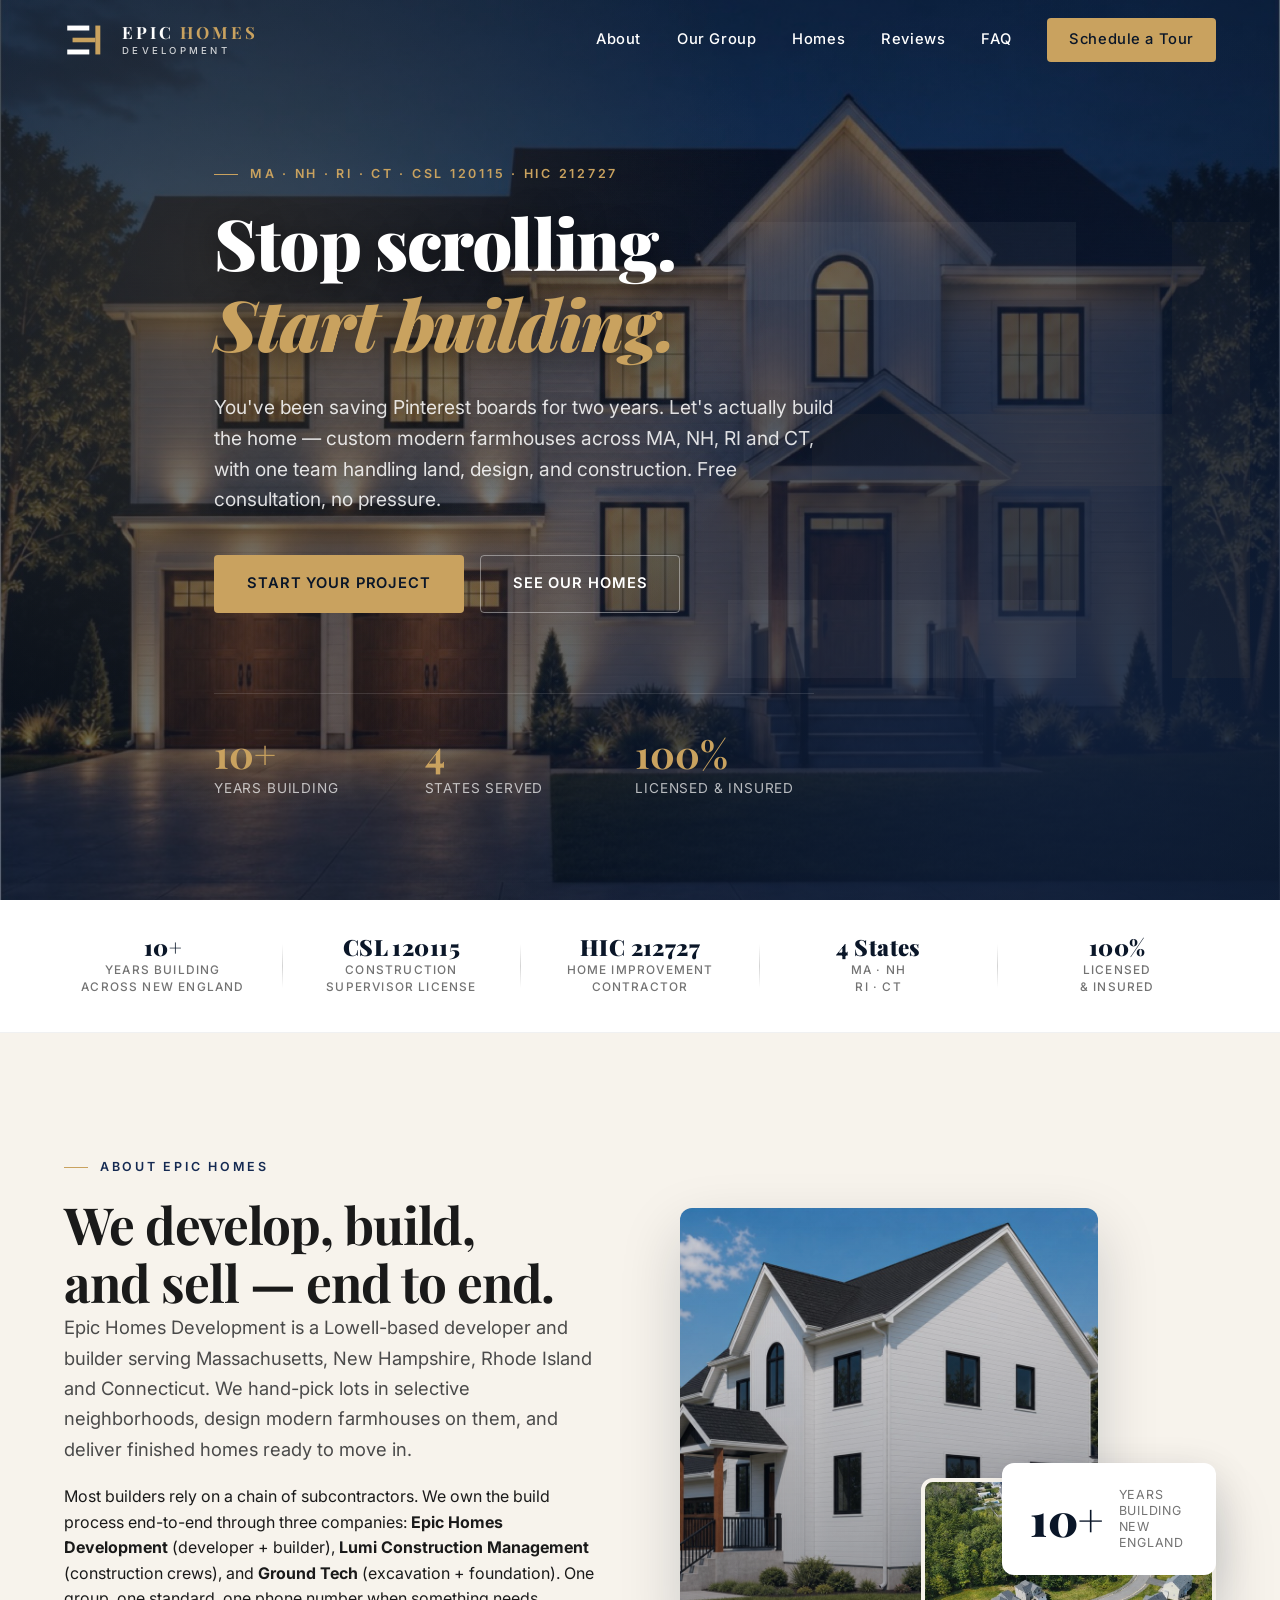
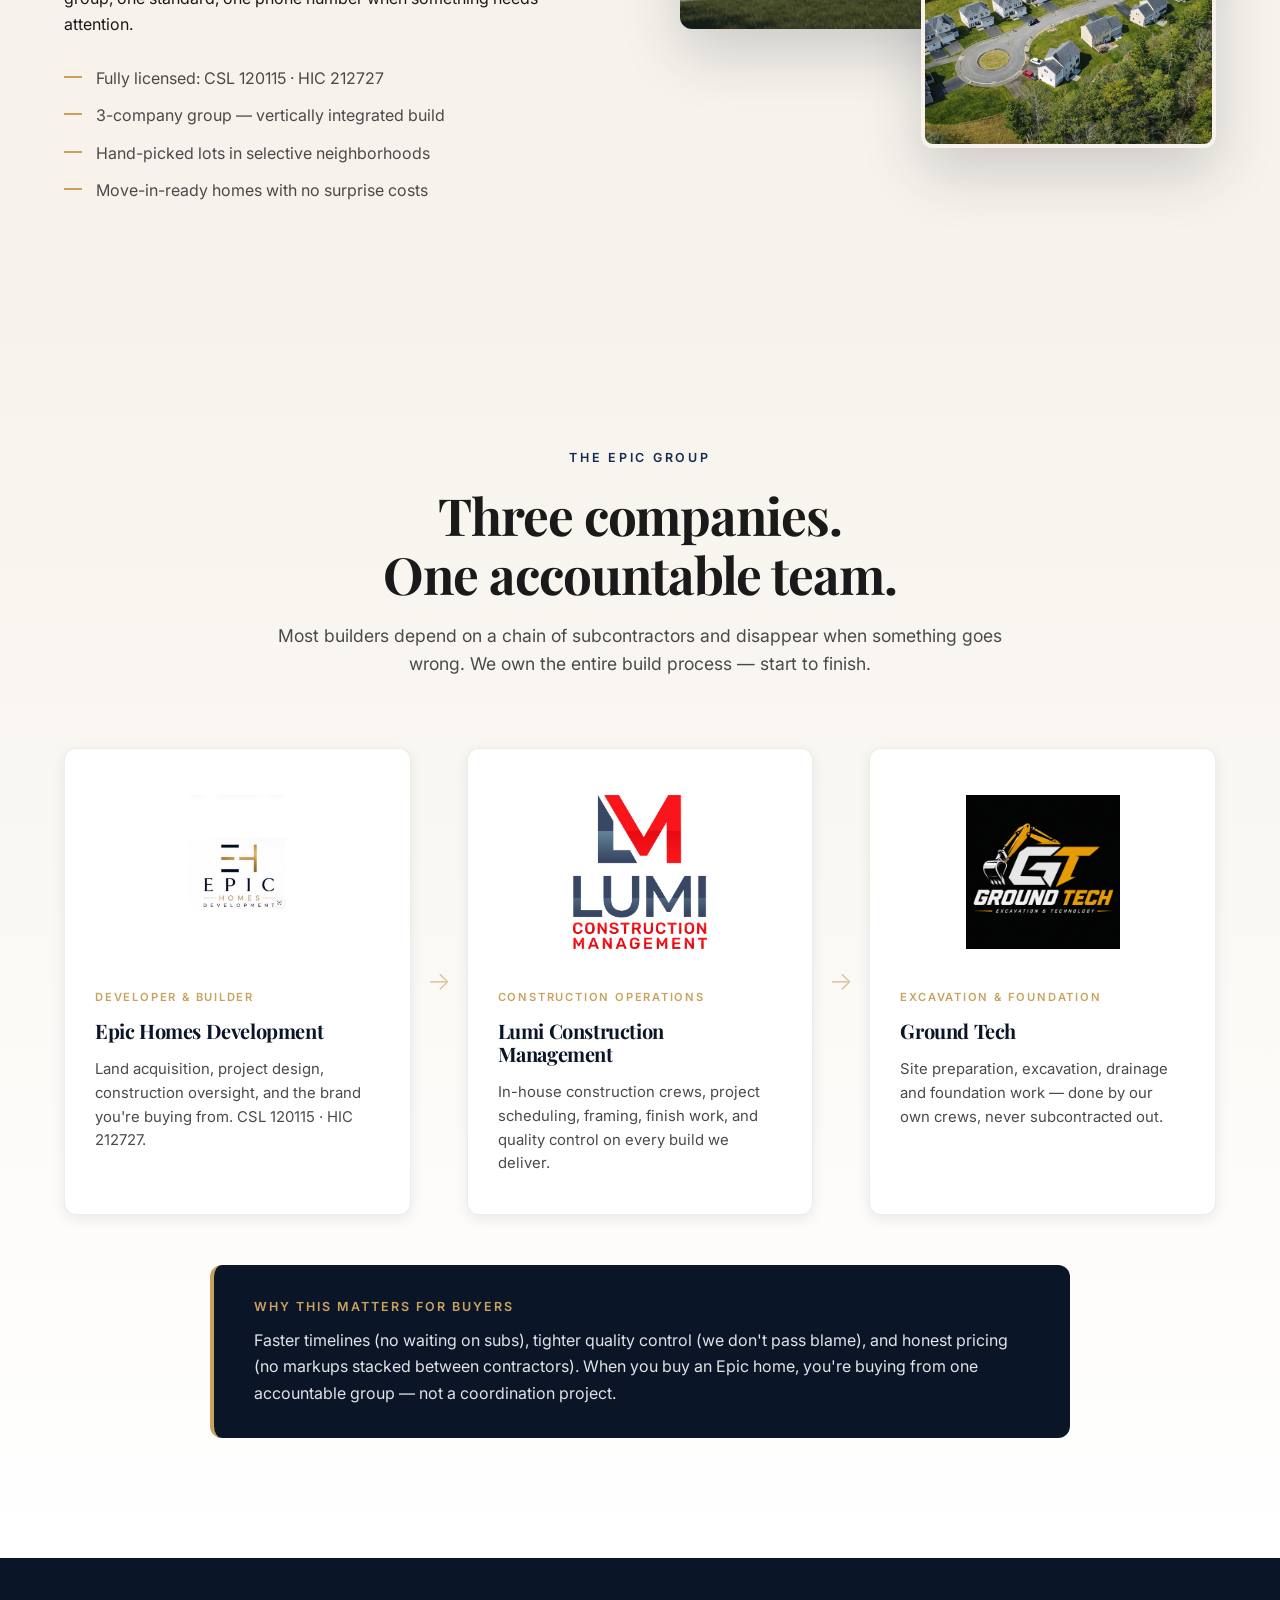
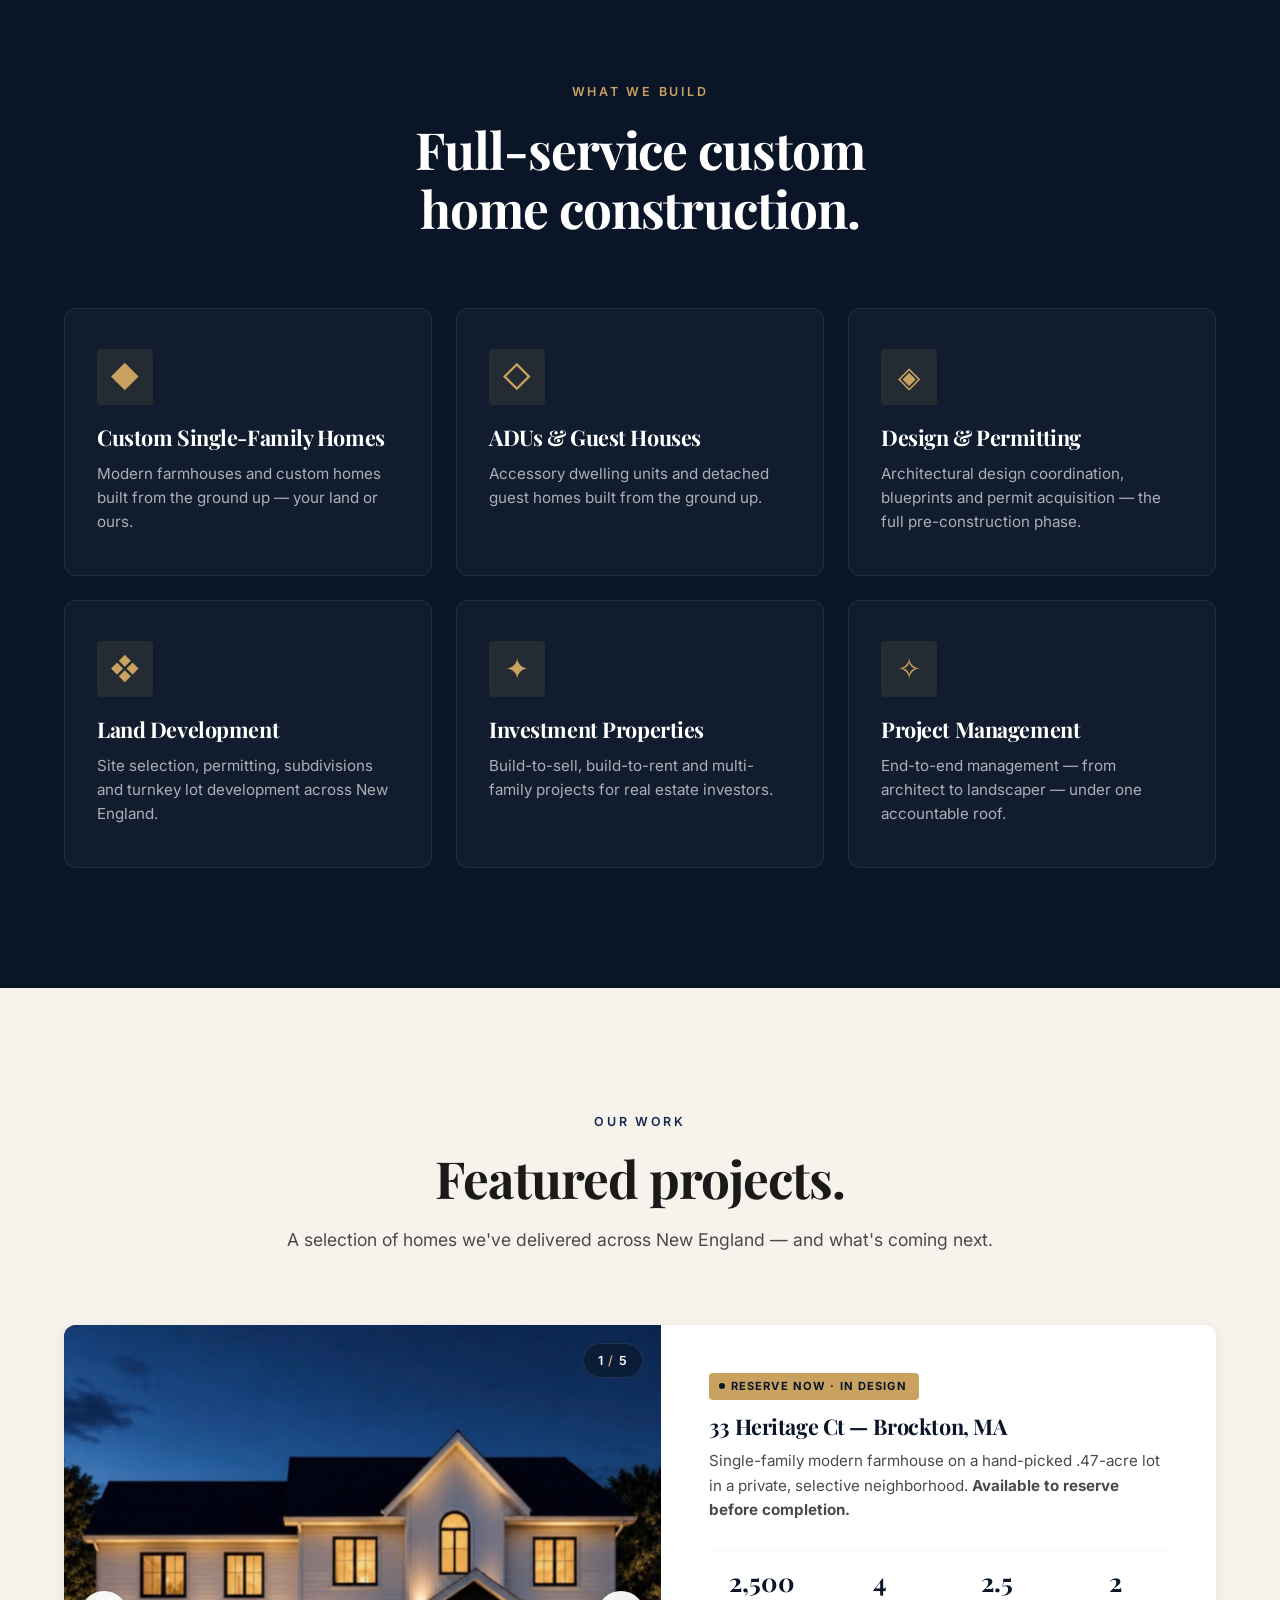
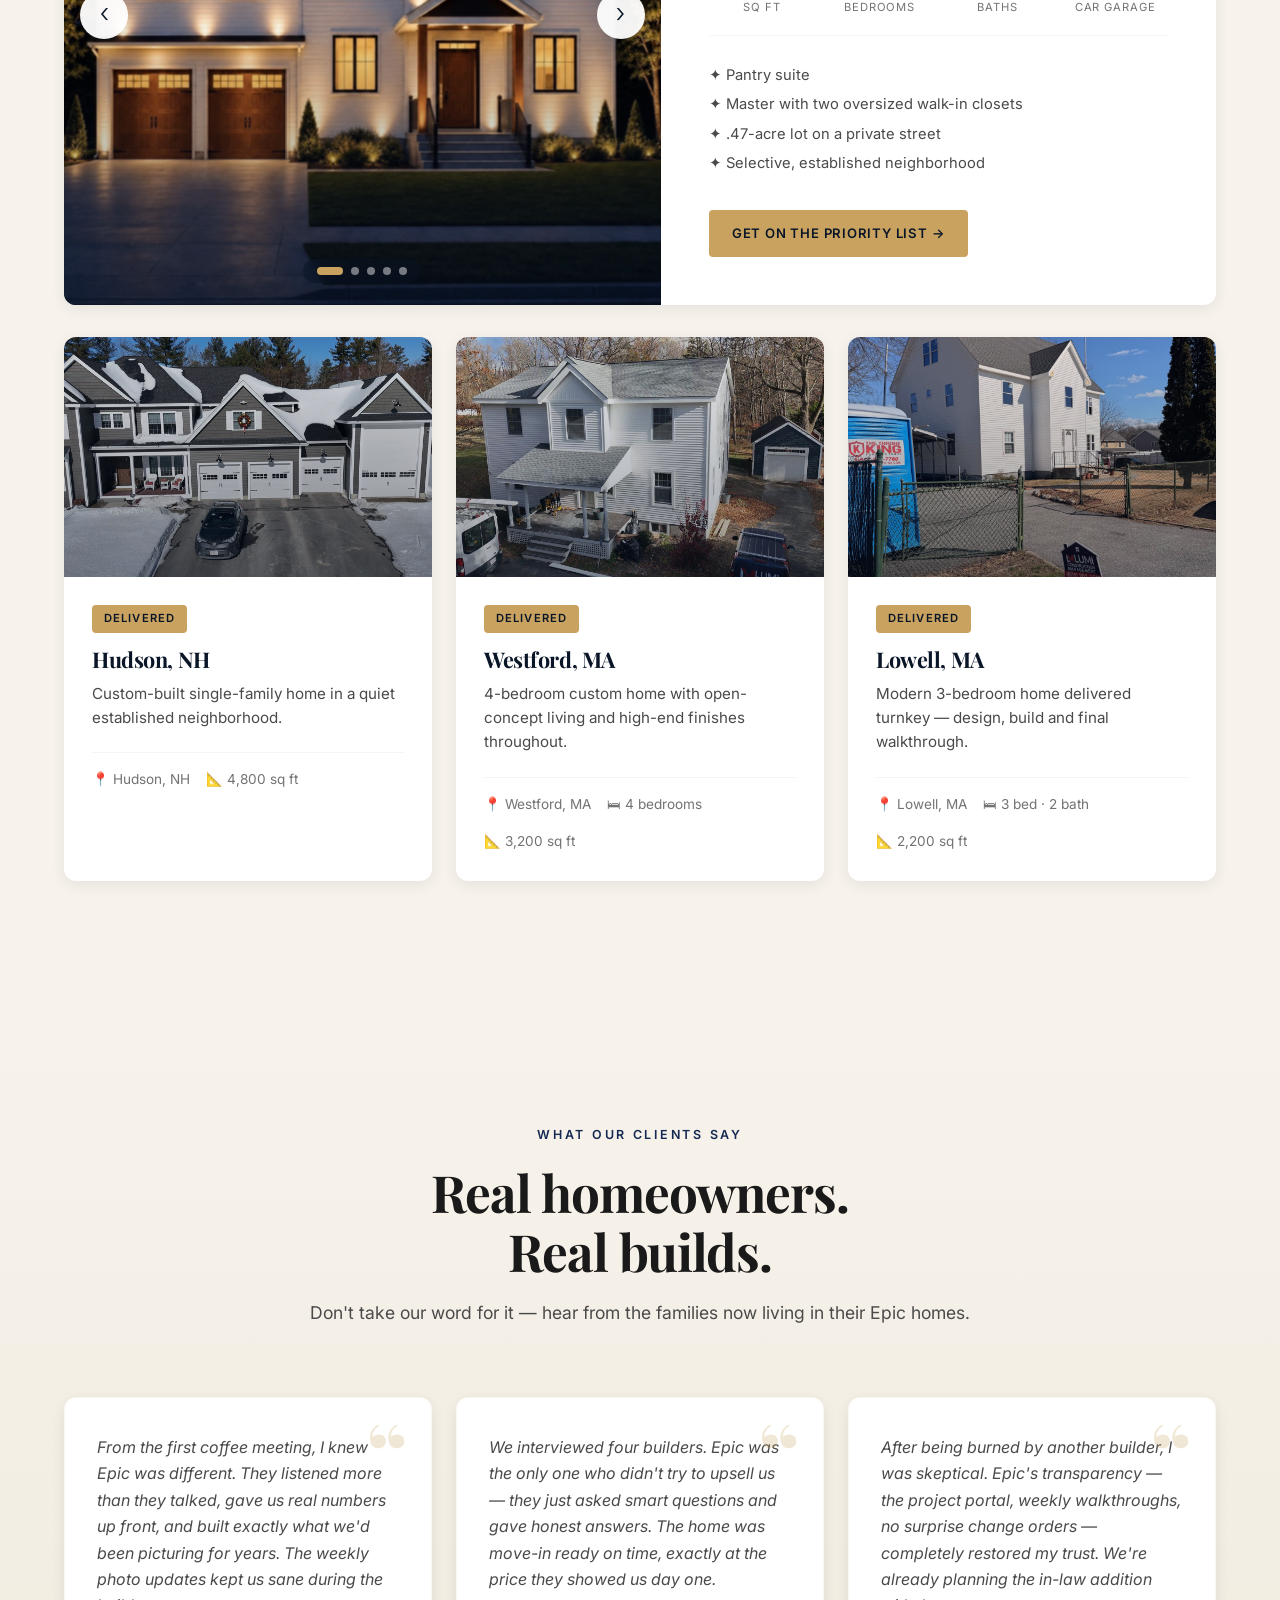
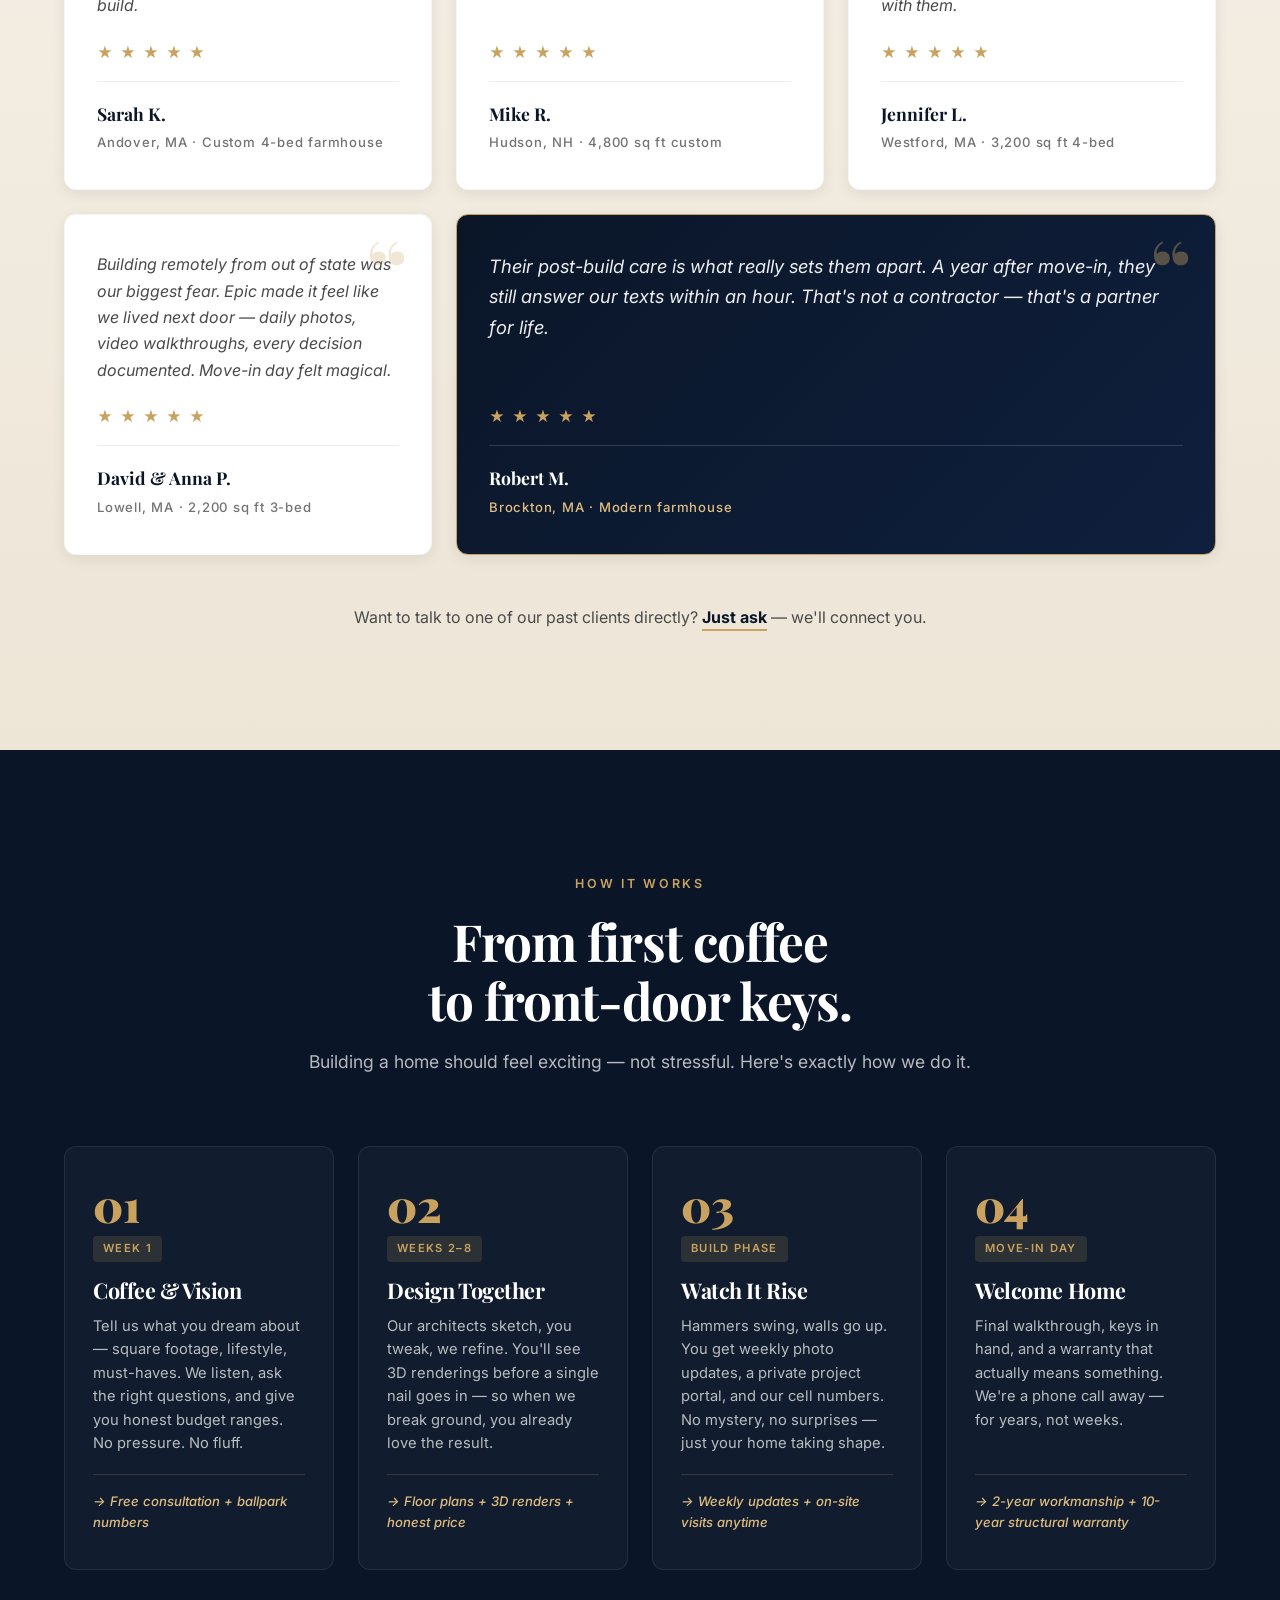
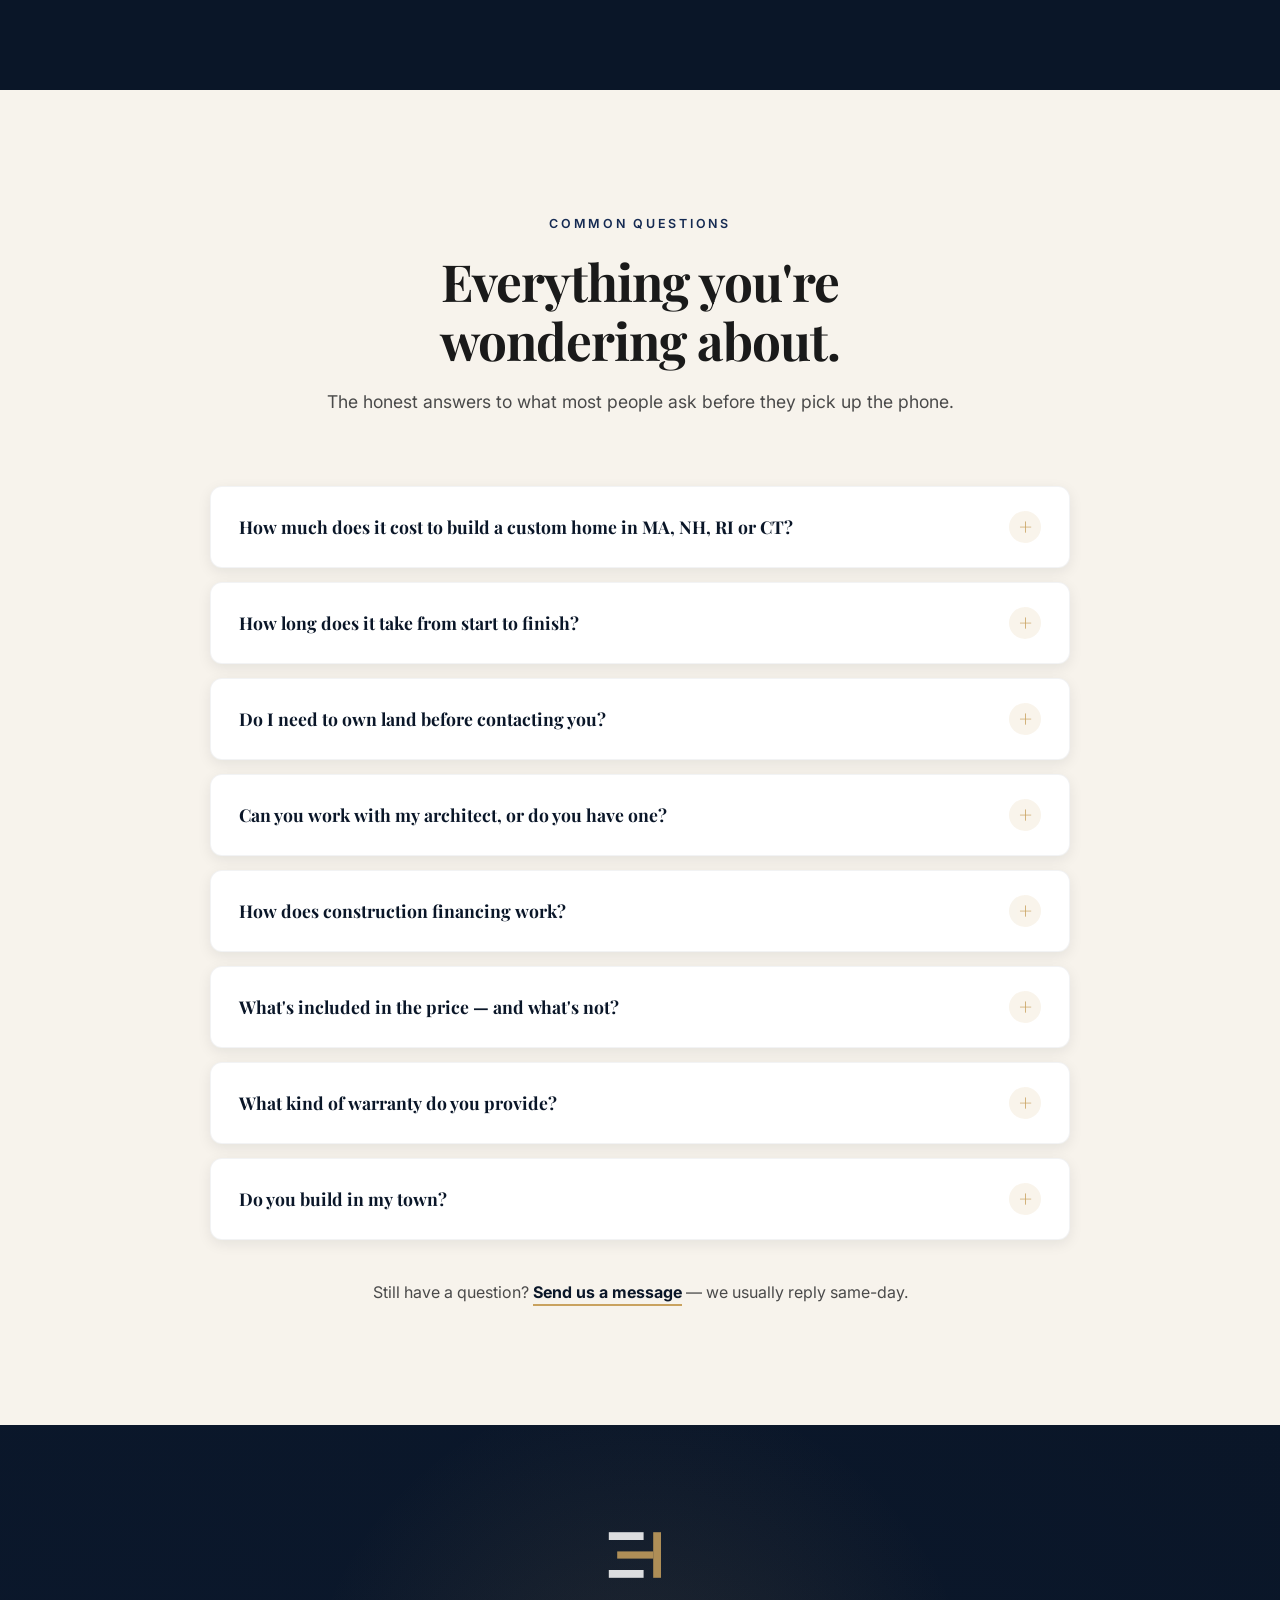
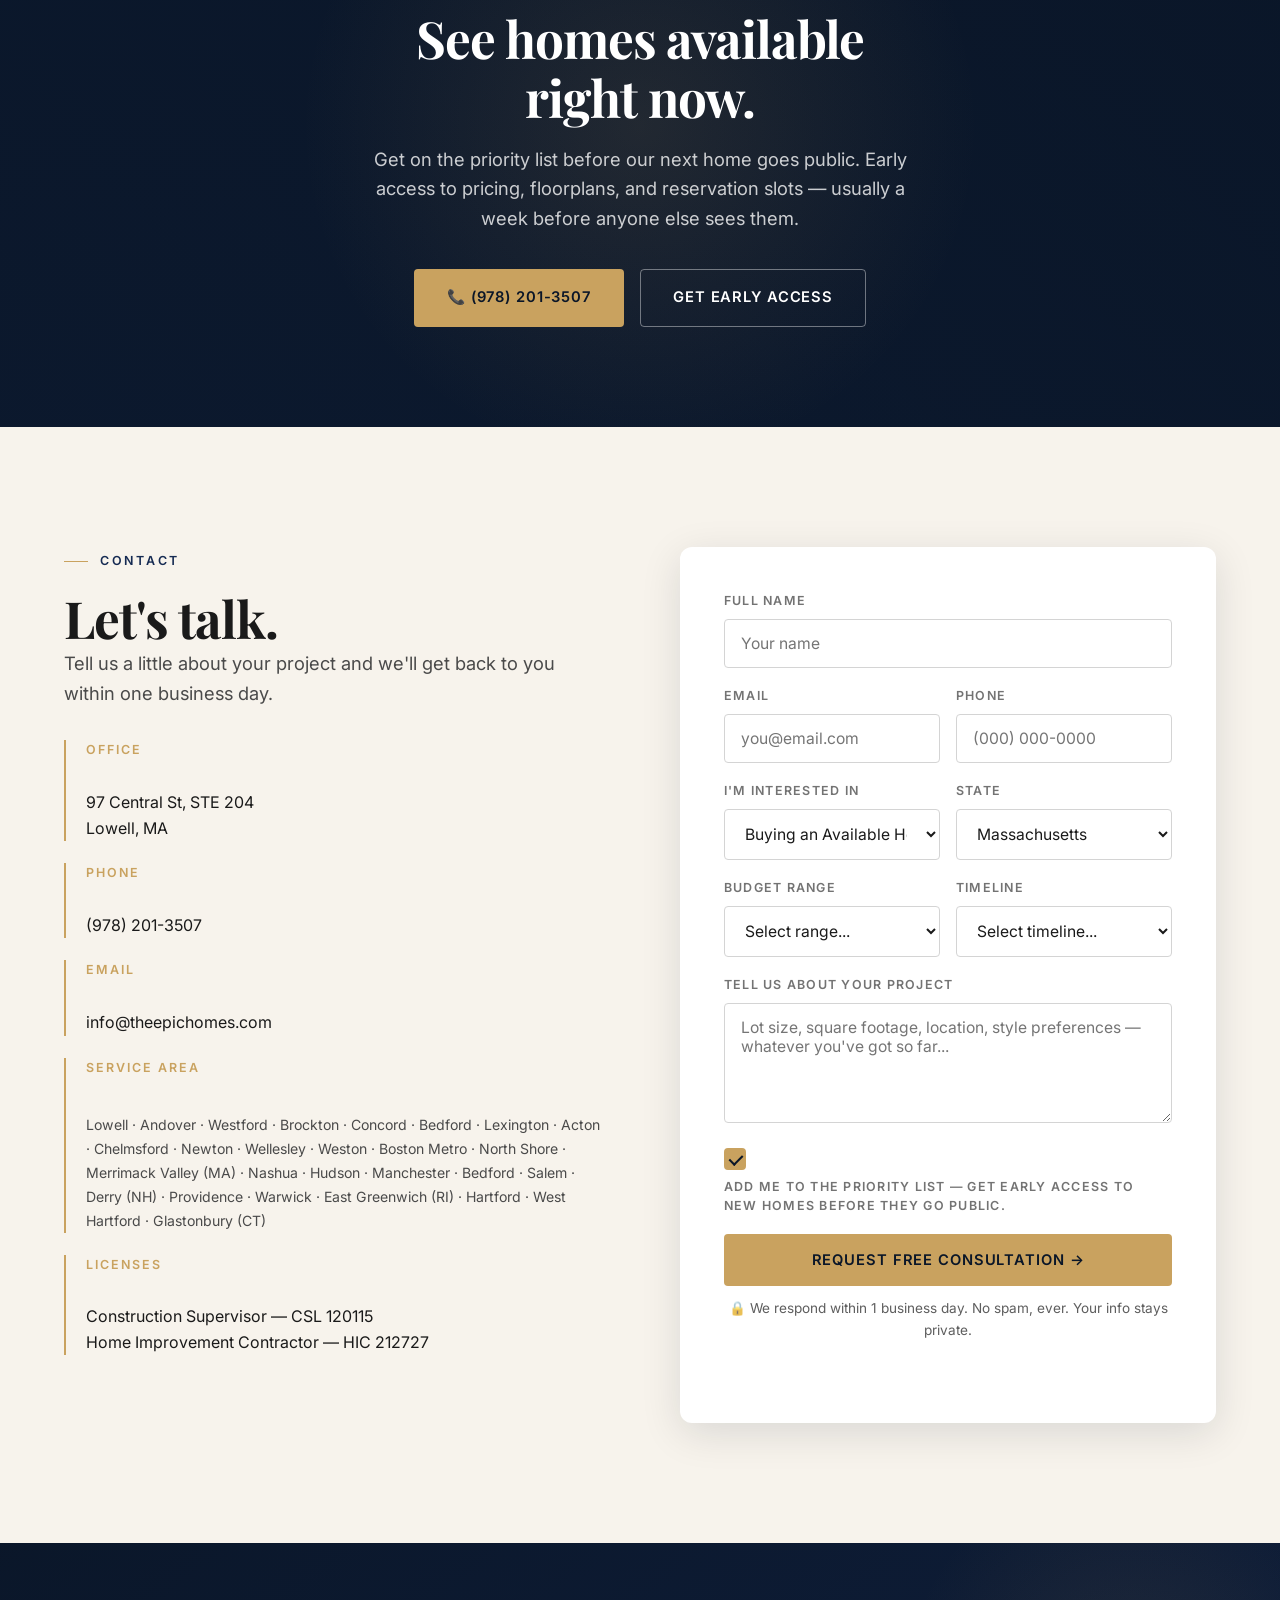
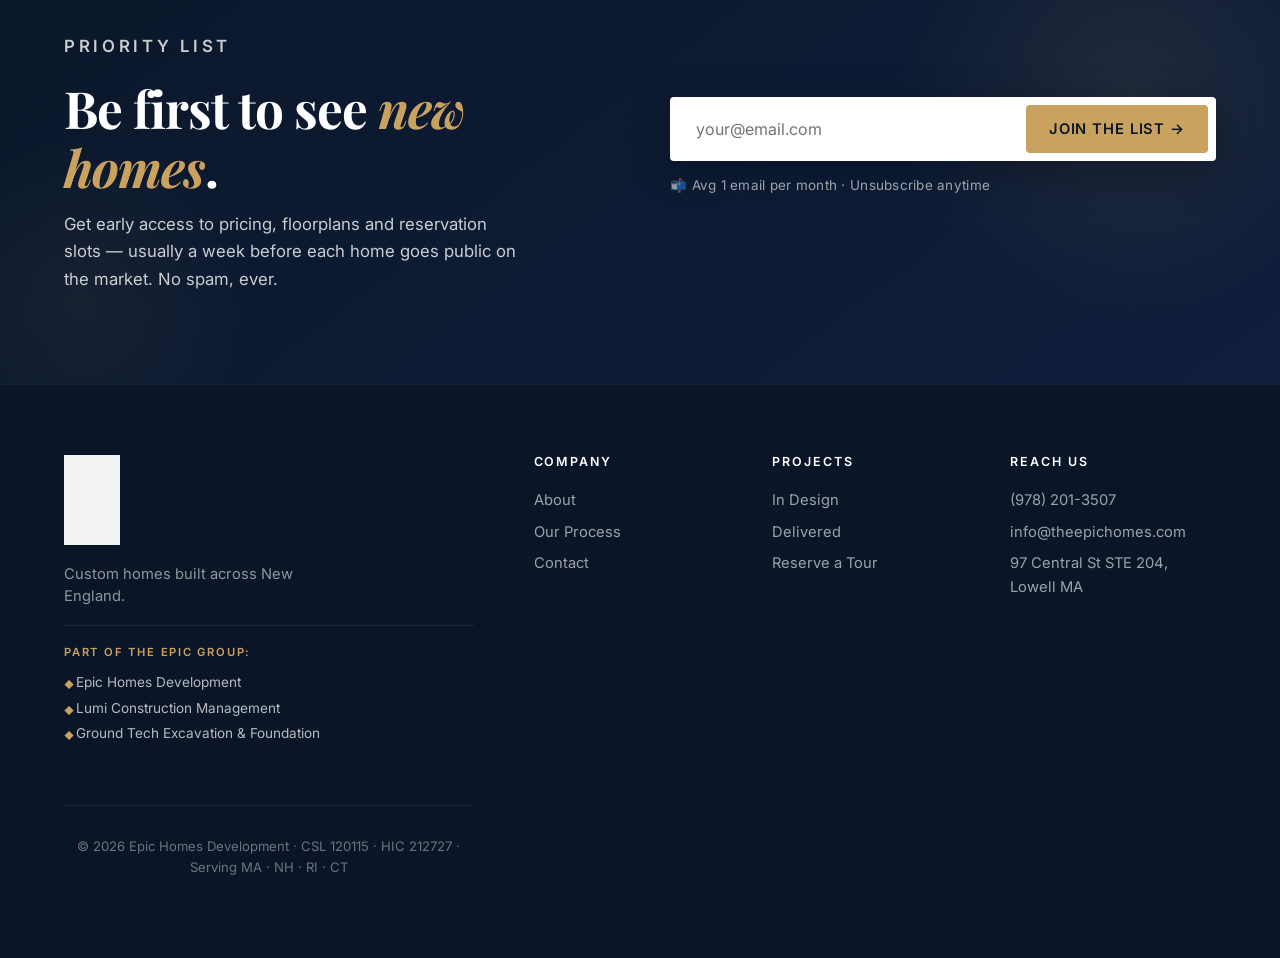
<file: index.html>
<!DOCTYPE html>
<html lang="en">
<head>
  <meta charset="UTF-8" />
  <meta name="viewport" content="width=device-width, initial-scale=1.0" />
  <meta name="description" content="Custom home builder in Lowell, MA. Epic Homes Development builds modern farmhouses and luxury new construction across Massachusetts, New Hampshire, Rhode Island and Connecticut. Licensed CSL 120115 · HIC 212727. Free consultation." />
  <meta name="keywords" content="custom home builder, custom home builder Massachusetts, custom home builder Lowell MA, modern farmhouse builder, luxury home builder New England, new construction MA NH RI CT, custom builders near me" />
  <meta name="author" content="Epic Homes Development" />
  <meta name="robots" content="index, follow, max-image-preview:large" />
  <meta name="geo.region" content="US-MA" />
  <meta name="geo.placename" content="Lowell, Massachusetts" />
  <meta name="geo.position" content="42.6334;-71.3162" />
  <meta name="ICBM" content="42.6334, -71.3162" />
  <title>Custom Home Builder MA, NH, RI, CT | Epic Homes Development — Modern Farmhouses</title>
  <link rel="icon" type="image/png" href="assets/logo.png" />
  <link rel="apple-touch-icon" href="assets/logo.png" />
  <meta name="theme-color" content="#0a1628" />
  <link rel="canonical" href="https://theepichomes.com/" />
  <link rel="alternate" hreflang="en-us" href="https://theepichomes.com/" />
  <link rel="alternate" hreflang="pt-br" href="https://theepichomes.com/heritage-pt.html" />
  <link rel="alternate" hreflang="x-default" href="https://theepichomes.com/" />
  <meta property="og:title" content="Custom Home Builder MA, NH, RI, CT | Epic Homes Development" />
  <meta property="og:description" content="Modern farmhouses and luxury custom homes built across New England. Licensed CSL 120115 · HIC 212727. Start your dream home today." />
  <meta property="og:image" content="https://theepichomes.com/assets/logo.png" />
  <meta property="og:image:alt" content="Epic Homes Development logo" />
  <meta property="og:url" content="https://theepichomes.com/" />
  <meta property="og:type" content="website" />
  <meta property="og:locale" content="en_US" />
  <meta property="og:site_name" content="Epic Homes Development" />
  <meta name="twitter:card" content="summary_large_image" />
  <meta name="twitter:title" content="Custom Home Builder MA, NH, RI, CT | Epic Homes" />
  <meta name="twitter:description" content="Modern farmhouses and luxury custom homes across MA, NH, RI, CT. Free consultation." />
  <meta name="twitter:image" content="https://theepichomes.com/assets/logo.png" />
  <link rel="preconnect" href="https://fonts.googleapis.com" />
  <link rel="preconnect" href="https://fonts.gstatic.com" crossorigin />
  <link href="https://fonts.googleapis.com/css2?family=Playfair+Display:wght@400;500;700;900&family=Inter:wght@300;400;500;600;700&display=swap" rel="stylesheet" />
  <link rel="stylesheet" href="styles.css" />

  <!-- Structured data — GeneralContractor (LocalBusiness) for Google -->
  <script type="application/ld+json">
  {
    "@context": "https://schema.org",
    "@type": "GeneralContractor",
    "@id": "https://theepichomes.com/#business",
    "name": "Epic Homes Development",
    "alternateName": "Epic Homes",
    "url": "https://theepichomes.com/",
    "logo": "https://theepichomes.com/assets/logo.png",
    "image": "https://theepichomes.com/assets/logo.png",
    "description": "Epic Homes Development is a licensed custom home builder serving Massachusetts, New Hampshire, Rhode Island, and Connecticut. Specializing in modern farmhouses and luxury new construction.",
    "telephone": "+1-978-201-3507",
    "email": "info@theepichomes.com",
    "priceRange": "$$$$",
    "address": {
      "@type": "PostalAddress",
      "streetAddress": "97 Central St, STE 204",
      "addressLocality": "Lowell",
      "addressRegion": "MA",
      "postalCode": "01852",
      "addressCountry": "US"
    },
    "geo": {
      "@type": "GeoCoordinates",
      "latitude": 42.6334,
      "longitude": -71.3162
    },
    "areaServed": [
      { "@type": "State", "name": "Massachusetts" },
      { "@type": "State", "name": "New Hampshire" },
      { "@type": "State", "name": "Rhode Island" },
      { "@type": "State", "name": "Connecticut" }
    ],
    "knowsAbout": [
      "Custom Home Building",
      "Modern Farmhouse Construction",
      "Luxury Home Construction",
      "ADU Construction",
      "Land Development",
      "New Construction"
    ],
    "hasCredential": [
      {
        "@type": "EducationalOccupationalCredential",
        "credentialCategory": "license",
        "name": "Massachusetts Construction Supervisor License (CSL)",
        "identifier": "120115"
      },
      {
        "@type": "EducationalOccupationalCredential",
        "credentialCategory": "license",
        "name": "Massachusetts Home Improvement Contractor (HIC)",
        "identifier": "212727"
      }
    ],
    "openingHoursSpecification": {
      "@type": "OpeningHoursSpecification",
      "dayOfWeek": ["Monday","Tuesday","Wednesday","Thursday","Friday"],
      "opens": "08:00",
      "closes": "18:00"
    }
  }
  </script>

  <!-- Meta Pixel Code -->
  <script>
  !function(f,b,e,v,n,t,s)
  {if(f.fbq)return;n=f.fbq=function(){n.callMethod?
  n.callMethod.apply(n,arguments):n.queue.push(arguments)};
  if(!f._fbq)f._fbq=n;n.push=n;n.loaded=!0;n.version='2.0';
  n.queue=[];t=b.createElement(e);t.async=!0;
  t.src=v;s=b.getElementsByTagName(e)[0];
  s.parentNode.insertBefore(t,s)}(window, document,'script',
  'https://connect.facebook.net/en_US/fbevents.js');
  fbq('init', '995116026348486');
  fbq('track', 'PageView');
  </script>
  <noscript><img height="1" width="1" style="display:none"
  src="https://www.facebook.com/tr?id=995116026348486&ev=PageView&noscript=1"
  /></noscript>
  <!-- End Meta Pixel Code -->

  <!-- Lead tracking — fires when contact CTAs are clicked -->
  <script>
  document.addEventListener('DOMContentLoaded', function() {
    // Track phone clicks
    document.querySelectorAll('a[href^="tel:"]').forEach(function(el) {
      el.addEventListener('click', function() {
        if (typeof fbq !== 'undefined') fbq('track', 'Contact');
      });
    });
    // Track email clicks
    document.querySelectorAll('a[href^="mailto:"]').forEach(function(el) {
      el.addEventListener('click', function() {
        if (typeof fbq !== 'undefined') fbq('track', 'Contact');
      });
    });
    // Track WhatsApp clicks
    document.querySelectorAll('a[href*="wa.me"], a[href*="whatsapp.com"]').forEach(function(el) {
      el.addEventListener('click', function() {
        if (typeof fbq !== 'undefined') fbq('track', 'Contact');
      });
    });
    // Track form submissions
    document.querySelectorAll('form').forEach(function(form) {
      form.addEventListener('submit', function() {
        if (typeof fbq !== 'undefined') fbq('track', 'Lead');
      });
    });
    // Track CTA clicks (Start your project, Get a quote, etc.)
    document.querySelectorAll('a[href*="contact"], a[href*="thanks"], button[type="submit"], .cta, .btn-primary').forEach(function(el) {
      el.addEventListener('click', function() {
        if (typeof fbq !== 'undefined') fbq('track', 'InitiateCheckout');
      });
    });
  });
  </script>
</head>
<body>

  <header class="nav" id="nav">
    <div class="container nav__inner">
      <a href="#top" class="nav__brand" aria-label="Epic Homes Development — Home">
        <span class="nav__mark" aria-hidden="true">
          <svg viewBox="0 0 120 100" fill="none" xmlns="http://www.w3.org/2000/svg">
            <rect x="8" y="12" width="58" height="13" class="mark-navy"/>
            <rect x="8" y="75" width="58" height="13" class="mark-navy"/>
            <rect x="22" y="44" width="60" height="12" class="mark-gold"/>
            <rect x="82" y="12" width="13" height="76" class="mark-gold"/>
          </svg>
        </span>
        <span class="nav__brand-text">
          <span class="nav__brand-top">EPIC <span class="nav__brand-gold">HOMES</span></span>
          <span class="nav__brand-bottom">DEVELOPMENT</span>
        </span>
      </a>
      <nav class="nav__links" id="navLinks">
        <a href="#about">About</a>
        <a href="#group">Our Group</a>
        <a href="#projects">Homes</a>
        <a href="#testimonials">Reviews</a>
        <a href="#faq">FAQ</a>
        <a href="#contact" class="nav__cta">Schedule a Tour</a>
      </nav>
      <button class="nav__toggle" id="navToggle" aria-label="Menu">
        <span></span><span></span><span></span>
      </button>
    </div>
  </header>

  <section class="hero" id="top">
    <div class="hero__bg" aria-hidden="true"></div>
    <div class="hero__watermark" aria-hidden="true">
      <svg viewBox="0 0 120 100" fill="none" xmlns="http://www.w3.org/2000/svg">
        <rect x="8" y="12" width="58" height="13" fill="#ffffff"/>
        <rect x="8" y="75" width="58" height="13" fill="#ffffff"/>
        <rect x="22" y="44" width="60" height="12" fill="#c9a25f"/>
        <rect x="82" y="12" width="13" height="76" fill="#c9a25f"/>
      </svg>
    </div>
    <div class="container hero__inner">
      <p class="eyebrow">MA · NH · RI · CT  ·  CSL 120115 · HIC 212727</p>
      <h1 class="hero__title">
        Stop scrolling.<br/>
        <em>Start building.</em>
      </h1>
      <p class="hero__sub">
        You've been saving Pinterest boards for two years. Let's actually build
        the home — custom modern farmhouses across MA, NH, RI and CT, with
        one team handling land, design, and construction. Free consultation, no
        pressure.
      </p>
      <div class="hero__actions">
        <a href="#contact" class="btn btn--gold">Start Your Project</a>
        <a href="#projects" class="btn btn--ghost">See Our Homes</a>
      </div>
      <div class="hero__stats">
        <div><strong>10+</strong><span>Years building</span></div>
        <div><strong>4</strong><span>States served</span></div>
        <div><strong>100%</strong><span>Licensed & insured</span></div>
      </div>
    </div>
  </section>

  <section class="trust-strip" aria-label="Credentials and trust signals">
    <div class="container trust-strip__inner">
      <div class="trust-item">
        <strong>10+</strong>
        <span>Years building<br/>across New England</span>
      </div>
      <div class="trust-divider" aria-hidden="true"></div>
      <div class="trust-item">
        <strong>CSL 120115</strong>
        <span>Construction<br/>Supervisor License</span>
      </div>
      <div class="trust-divider" aria-hidden="true"></div>
      <div class="trust-item">
        <strong>HIC 212727</strong>
        <span>Home Improvement<br/>Contractor</span>
      </div>
      <div class="trust-divider" aria-hidden="true"></div>
      <div class="trust-item">
        <strong>4 States</strong>
        <span>MA · NH<br/>RI · CT</span>
      </div>
      <div class="trust-divider" aria-hidden="true"></div>
      <div class="trust-item">
        <strong>100%</strong>
        <span>Licensed<br/>& Insured</span>
      </div>
    </div>
  </section>

  <section class="section" id="about">
    <div class="container grid-2">
      <div>
        <p class="eyebrow">About Epic Homes</p>
        <h2>We develop, build,<br/>and sell — end to end.</h2>
        <p class="lead">
          Epic Homes Development is a Lowell-based developer and builder serving
          Massachusetts, New Hampshire, Rhode Island and Connecticut.
          We hand-pick lots in selective neighborhoods, design modern farmhouses
          on them, and deliver finished homes ready to move in.
        </p>
        <p>
          Most builders rely on a chain of subcontractors. We own the build process
          end-to-end through three companies: <strong>Epic Homes Development</strong>
          (developer + builder), <strong>Lumi Construction Management</strong>
          (construction crews), and <strong>Ground Tech</strong> (excavation + foundation).
          One group, one standard, one phone number when something needs attention.
        </p>
        <ul class="checklist">
          <li>Fully licensed: CSL 120115 · HIC 212727</li>
          <li>3-company group — vertically integrated build</li>
          <li>Hand-picked lots in selective neighborhoods</li>
          <li>Move-in-ready homes with no surprise costs</li>
        </ul>
      </div>
      <div class="about__visual">
        <div class="about__card about__card--photo"></div>
        <div class="about__card about__card--accent"></div>
        <div class="about__badge">
          <strong>10+</strong>
          <span>years<br/>building<br/>New England</span>
        </div>
      </div>
    </div>
  </section>

  <section class="section group" id="group">
    <div class="container">
      <div class="section__head">
        <p class="eyebrow">The Epic Group</p>
        <h2>Three companies.<br/>One accountable team.</h2>
        <p class="section__lead">Most builders depend on a chain of subcontractors and disappear when something goes wrong. We own the entire build process — start to finish.</p>
      </div>

      <div class="group-grid">
        <article class="group-card">
          <div class="group-card__logo">
            <img src="assets/logo-epic.png" alt="Epic Homes Development" />
          </div>
          <span class="group-card__role">Developer & Builder</span>
          <h3>Epic Homes Development</h3>
          <p>Land acquisition, project design, construction oversight, and the brand you're buying from. CSL 120115 · HIC 212727.</p>
        </article>

        <div class="group-arrow" aria-hidden="true">→</div>

        <article class="group-card">
          <div class="group-card__logo">
            <img src="assets/logo-lumi.png" alt="Lumi Construction Management" />
          </div>
          <span class="group-card__role">Construction Operations</span>
          <h3>Lumi Construction Management</h3>
          <p>In-house construction crews, project scheduling, framing, finish work, and quality control on every build we deliver.</p>
        </article>

        <div class="group-arrow" aria-hidden="true">→</div>

        <article class="group-card">
          <div class="group-card__logo">
            <img src="assets/logo-ground.png" alt="Ground Tech Excavation & Foundation" />
          </div>
          <span class="group-card__role">Excavation & Foundation</span>
          <h3>Ground Tech</h3>
          <p>Site preparation, excavation, drainage and foundation work — done by our own crews, never subcontracted out.</p>
        </article>
      </div>

      <div class="group-callout">
        <div class="group-callout__label">Why this matters for buyers</div>
        <p>Faster timelines (no waiting on subs), tighter quality control (we don't pass blame), and honest pricing (no markups stacked between contractors). When you buy an Epic home, you're buying from one accountable group — not a coordination project.</p>
      </div>
    </div>
  </section>

  <section class="section section--dark" id="services">
    <div class="container">
      <div class="section__head">
        <p class="eyebrow eyebrow--gold">What We Build</p>
        <h2>Full-service custom<br/>home construction.</h2>
      </div>
      <div class="services">
        <article class="service">
          <div class="service__icon">◆</div>
          <h3>Custom Single-Family Homes</h3>
          <p>Modern farmhouses and custom homes built from the ground up — your land or ours.</p>
        </article>
        <article class="service">
          <div class="service__icon">◇</div>
          <h3>ADUs & Guest Houses</h3>
          <p>Accessory dwelling units and detached guest homes built from the ground up.</p>
        </article>
        <article class="service">
          <div class="service__icon">◈</div>
          <h3>Design & Permitting</h3>
          <p>Architectural design coordination, blueprints and permit acquisition — the full pre-construction phase.</p>
        </article>
        <article class="service">
          <div class="service__icon">❖</div>
          <h3>Land Development</h3>
          <p>Site selection, permitting, subdivisions and turnkey lot development across New England.</p>
        </article>
        <article class="service">
          <div class="service__icon">✦</div>
          <h3>Investment Properties</h3>
          <p>Build-to-sell, build-to-rent and multi-family projects for real estate investors.</p>
        </article>
        <article class="service">
          <div class="service__icon">✧</div>
          <h3>Project Management</h3>
          <p>End-to-end management — from architect to landscaper — under one accountable roof.</p>
        </article>
      </div>
    </div>
  </section>

  <section class="section" id="projects">
    <div class="container">
      <div class="section__head">
        <p class="eyebrow">Our Work</p>
        <h2>Featured projects.</h2>
        <p class="section__lead">A selection of homes we've delivered across New England — and what's coming next.</p>
      </div>
      <div class="projects">

        <article class="project project--lg">
          <div class="carousel" id="heritageCarousel" aria-label="33 Heritage Ct photo gallery">
            <div class="carousel__track">
              <div class="carousel__slide" style="background-image:url('assets/hero-night.jpg')" role="img" aria-label="Front exterior at night"></div>
              <div class="carousel__slide" style="background-image:url('assets/heritage-front.jpg')" role="img" aria-label="Front exterior daytime"></div>
              <div class="carousel__slide" style="background-image:url('assets/heritage-back.jpg')" role="img" aria-label="Back of the home with deck"></div>
              <div class="carousel__slide" style="background-image:url('assets/heritage-side.jpg')" role="img" aria-label="Side view"></div>
              <div class="carousel__slide" style="background-image:url('assets/neighborhood-aerial.jpg')" role="img" aria-label="Aerial view of the neighborhood"></div>
            </div>
            <button class="carousel__btn carousel__btn--prev" aria-label="Previous photo">‹</button>
            <button class="carousel__btn carousel__btn--next" aria-label="Next photo">›</button>
            <div class="carousel__counter"><span id="heritageCurrent">1</span> / <span id="heritageTotal">5</span></div>
            <div class="carousel__dots" role="tablist">
              <button class="carousel__dot is-active" aria-label="Photo 1"></button>
              <button class="carousel__dot" aria-label="Photo 2"></button>
              <button class="carousel__dot" aria-label="Photo 3"></button>
              <button class="carousel__dot" aria-label="Photo 4"></button>
              <button class="carousel__dot" aria-label="Photo 5"></button>
            </div>
          </div>
          <div class="project__body">
            <span class="tag tag--available">Reserve Now · In Design</span>
            <h3>33 Heritage Ct — Brockton, MA</h3>
            <p>Single-family modern farmhouse on a hand-picked .47-acre lot in a private, selective neighborhood. <strong>Available to reserve before completion.</strong></p>
            <div class="project__features">
              <div><strong>2,500</strong><span>sq ft</span></div>
              <div><strong>4</strong><span>bedrooms</span></div>
              <div><strong>2.5</strong><span>baths</span></div>
              <div><strong>2</strong><span>car garage</span></div>
            </div>
            <ul class="project__highlights">
              <li>✦ Pantry suite</li>
              <li>✦ Master with two oversized walk-in closets</li>
              <li>✦ .47-acre lot on a private street</li>
              <li>✦ Selective, established neighborhood</li>
            </ul>
            <a href="#contact" class="btn btn--gold btn--sm">Get on the Priority List →</a>
          </div>
        </article>

        <article class="project">
          <div class="project__img project__img--hudson"></div>
          <div class="project__body">
            <span class="tag tag--done">Delivered</span>
            <h3>Hudson, NH</h3>
            <p>Custom-built single-family home in a quiet established neighborhood.</p>
            <div class="project__meta">
              <span>📍 Hudson, NH</span>
              <span>📐 4,800 sq ft</span>
            </div>
          </div>
        </article>

        <article class="project">
          <div class="project__img project__img--westford"></div>
          <div class="project__body">
            <span class="tag tag--done">Delivered</span>
            <h3>Westford, MA</h3>
            <p>4-bedroom custom home with open-concept living and high-end finishes throughout.</p>
            <div class="project__meta">
              <span>📍 Westford, MA</span>
              <span>🛏 4 bedrooms</span>
              <span>📐 3,200 sq ft</span>
            </div>
          </div>
        </article>

        <article class="project">
          <div class="project__img project__img--lowell"></div>
          <div class="project__body">
            <span class="tag tag--done">Delivered</span>
            <h3>Lowell, MA</h3>
            <p>Modern 3-bedroom home delivered turnkey — design, build and final walkthrough.</p>
            <div class="project__meta">
              <span>📍 Lowell, MA</span>
              <span>🛏 3 bed · 2 bath</span>
              <span>📐 2,200 sq ft</span>
            </div>
          </div>
        </article>

      </div>
    </div>
  </section>

  <section class="section testimonials" id="testimonials">
    <div class="container">
      <div class="section__head">
        <p class="eyebrow">What Our Clients Say</p>
        <h2>Real homeowners.<br/>Real builds.</h2>
        <p class="section__lead">Don't take our word for it — hear from the families now living in their Epic homes.</p>
      </div>

      <div class="testi-grid">
        <article class="testi">
          <div class="testi__quote-mark" aria-hidden="true">“</div>
          <p class="testi__text">From the first coffee meeting, I knew Epic was different. They listened more than they talked, gave us real numbers up front, and built exactly what we'd been picturing for years. The weekly photo updates kept us sane during the build.</p>
          <div class="testi__stars" aria-label="5 out of 5 stars">★ ★ ★ ★ ★</div>
          <div class="testi__author">
            <strong>Sarah K.</strong>
            <span>Andover, MA · Custom 4-bed farmhouse</span>
          </div>
        </article>

        <article class="testi">
          <div class="testi__quote-mark" aria-hidden="true">“</div>
          <p class="testi__text">We interviewed four builders. Epic was the only one who didn't try to upsell us — they just asked smart questions and gave honest answers. The home was move-in ready on time, exactly at the price they showed us day one.</p>
          <div class="testi__stars" aria-label="5 out of 5 stars">★ ★ ★ ★ ★</div>
          <div class="testi__author">
            <strong>Mike R.</strong>
            <span>Hudson, NH · 4,800 sq ft custom</span>
          </div>
        </article>

        <article class="testi">
          <div class="testi__quote-mark" aria-hidden="true">“</div>
          <p class="testi__text">After being burned by another builder, I was skeptical. Epic's transparency — the project portal, weekly walkthroughs, no surprise change orders — completely restored my trust. We're already planning the in-law addition with them.</p>
          <div class="testi__stars" aria-label="5 out of 5 stars">★ ★ ★ ★ ★</div>
          <div class="testi__author">
            <strong>Jennifer L.</strong>
            <span>Westford, MA · 3,200 sq ft 4-bed</span>
          </div>
        </article>

        <article class="testi">
          <div class="testi__quote-mark" aria-hidden="true">“</div>
          <p class="testi__text">Building remotely from out of state was our biggest fear. Epic made it feel like we lived next door — daily photos, video walkthroughs, every decision documented. Move-in day felt magical.</p>
          <div class="testi__stars" aria-label="5 out of 5 stars">★ ★ ★ ★ ★</div>
          <div class="testi__author">
            <strong>David & Anna P.</strong>
            <span>Lowell, MA · 2,200 sq ft 3-bed</span>
          </div>
        </article>

        <article class="testi testi--featured">
          <div class="testi__quote-mark" aria-hidden="true">“</div>
          <p class="testi__text">Their post-build care is what really sets them apart. A year after move-in, they still answer our texts within an hour. That's not a contractor — that's a partner for life.</p>
          <div class="testi__stars" aria-label="5 out of 5 stars">★ ★ ★ ★ ★</div>
          <div class="testi__author">
            <strong>Robert M.</strong>
            <span>Brockton, MA · Modern farmhouse</span>
          </div>
        </article>
      </div>

      <div class="testi-cta">
        <p>Want to talk to one of our past clients directly? <a href="#contact">Just ask</a> — we'll connect you.</p>
      </div>
    </div>
  </section>

  <section class="section section--dark" id="process">
    <div class="container">
      <div class="section__head">
        <p class="eyebrow eyebrow--gold">How It Works</p>
        <h2>From first coffee<br/>to front-door keys.</h2>
        <p class="section__lead">Building a home should feel exciting — not stressful. Here's exactly how we do it.</p>
      </div>
      <ol class="process">
        <li>
          <span class="process__num">01</span>
          <span class="process__chip">Week 1</span>
          <h3>Coffee & Vision</h3>
          <p>Tell us what you dream about — square footage, lifestyle, must-haves. We listen, ask the right questions, and give you honest budget ranges. No pressure. No fluff.</p>
          <span class="process__deliverable">→ Free consultation + ballpark numbers</span>
        </li>
        <li>
          <span class="process__num">02</span>
          <span class="process__chip">Weeks 2–8</span>
          <h3>Design Together</h3>
          <p>Our architects sketch, you tweak, we refine. You'll see 3D renderings before a single nail goes in — so when we break ground, you already love the result.</p>
          <span class="process__deliverable">→ Floor plans + 3D renders + honest price</span>
        </li>
        <li>
          <span class="process__num">03</span>
          <span class="process__chip">Build Phase</span>
          <h3>Watch It Rise</h3>
          <p>Hammers swing, walls go up. You get weekly photo updates, a private project portal, and our cell numbers. No mystery, no surprises — just your home taking shape.</p>
          <span class="process__deliverable">→ Weekly updates + on-site visits anytime</span>
        </li>
        <li>
          <span class="process__num">04</span>
          <span class="process__chip">Move-In Day</span>
          <h3>Welcome Home</h3>
          <p>Final walkthrough, keys in hand, and a warranty that actually means something. We're a phone call away — for years, not weeks.</p>
          <span class="process__deliverable">→ 2-year workmanship + 10-year structural warranty</span>
        </li>
      </ol>
    </div>
  </section>

  <section class="section faq" id="faq">
    <div class="container">
      <div class="section__head">
        <p class="eyebrow">Common Questions</p>
        <h2>Everything you're<br/>wondering about.</h2>
        <p class="section__lead">The honest answers to what most people ask before they pick up the phone.</p>
      </div>

      <div class="faq-list">
        <details class="faq-item">
          <summary>
            <span>How much does it cost to build a custom home in MA, NH, RI or CT?</span>
            <span class="faq-icon" aria-hidden="true">+</span>
          </summary>
          <div class="faq-answer">
            <p>For 2026, custom homes in our region typically run <strong>$350–$600+ per square foot</strong>, depending on lot conditions, finishes and complexity. A 2,500 sq ft modern farmhouse usually lands between $875K and $1.5M turnkey. We give you a real ballpark in your first consultation — no fake "starting at" numbers.</p>
          </div>
        </details>

        <details class="faq-item">
          <summary>
            <span>How long does it take from start to finish?</span>
            <span class="faq-icon" aria-hidden="true">+</span>
          </summary>
          <div class="faq-answer">
            <p>From signed contract to move-in day, plan on <strong>10–14 months</strong> for most custom builds. Design takes 6–10 weeks, permitting 4–8 weeks (varies by town), and construction 7–10 months. We'll give you a realistic schedule before you commit, and we hit it.</p>
          </div>
        </details>

        <details class="faq-item">
          <summary>
            <span>Do I need to own land before contacting you?</span>
            <span class="faq-icon" aria-hidden="true">+</span>
          </summary>
          <div class="faq-answer">
            <p>Not at all. We help clients find and evaluate land regularly — we know which lots are buildable, what the zoning costs really look like, and where the hidden site-prep expenses hide. If you already have a lot, we'll do a free buildability assessment before you spend a dollar on design.</p>
          </div>
        </details>

        <details class="faq-item">
          <summary>
            <span>Can you work with my architect, or do you have one?</span>
            <span class="faq-icon" aria-hidden="true">+</span>
          </summary>
          <div class="faq-answer">
            <p>Both work. We have in-house and partnered architects we've built dozens of homes with — they know our crews, costs, and pace. But if you've already hired an architect you love, we'll happily collaborate. We're builders, not gatekeepers.</p>
          </div>
        </details>

        <details class="faq-item">
          <summary>
            <span>How does construction financing work?</span>
            <span class="faq-icon" aria-hidden="true">+</span>
          </summary>
          <div class="faq-answer">
            <p>Most clients use a <strong>construction-to-permanent loan</strong> from a local lender (we can introduce you to a few we trust). The bank funds the build in stages as work is completed, then converts to a regular mortgage at move-in. We handle all the lender draw paperwork — you don't need to chase invoices.</p>
          </div>
        </details>

        <details class="faq-item">
          <summary>
            <span>What's included in the price — and what's not?</span>
            <span class="faq-icon" aria-hidden="true">+</span>
          </summary>
          <div class="faq-answer">
            <p>Our prices include <strong>everything</strong>: design, permits, materials, labor, site work, finishes, appliances, and final cleanup — the home is delivered turnkey. The only things outside are your furniture and any custom landscaping beyond the basics. The price you see is the price you pay. Period.</p>
          </div>
        </details>

        <details class="faq-item">
          <summary>
            <span>What kind of warranty do you provide?</span>
            <span class="faq-icon" aria-hidden="true">+</span>
          </summary>
          <div class="faq-answer">
            <p><strong>2-year workmanship warranty</strong> on everything we build, plus <strong>10-year structural warranty</strong> per Massachusetts builder standards. But more importantly, we answer the phone after move-in. Most builders disappear at handover — we don't.</p>
          </div>
        </details>

        <details class="faq-item">
          <summary>
            <span>Do you build in my town?</span>
            <span class="faq-icon" aria-hidden="true">+</span>
          </summary>
          <div class="faq-answer">
            <p>We build across <strong>Massachusetts, New Hampshire, Rhode Island and Connecticut</strong> — including Andover, Westford, Lowell, Brockton, Hudson, Nashua, Bedford, Concord, Manchester, Providence, Hartford, and dozens more. If you're in the four-state area, we can build there. Just ask.</p>
          </div>
        </details>
      </div>

      <div class="faq-cta">
        <p>Still have a question? <a href="#contact">Send us a message</a> — we usually reply same-day.</p>
      </div>
    </div>
  </section>

  <section class="cta">
    <div class="container cta__inner">
      <div class="cta__mark" aria-hidden="true">
        <svg viewBox="0 0 120 100" fill="none" xmlns="http://www.w3.org/2000/svg">
          <rect x="8" y="12" width="58" height="13" fill="#ffffff"/>
          <rect x="8" y="75" width="58" height="13" fill="#ffffff"/>
          <rect x="22" y="44" width="60" height="12" fill="#c9a25f"/>
          <rect x="82" y="12" width="13" height="76" fill="#c9a25f"/>
        </svg>
      </div>
      <h2>See homes available<br/>right now.</h2>
      <p>Get on the priority list before our next home goes public. Early access to pricing, floorplans, and reservation slots — usually a week before anyone else sees them.</p>
      <div class="cta__actions">
        <a href="tel:+19782013507" class="btn btn--gold">📞 (978) 201-3507</a>
        <a href="#contact" class="btn btn--ghost">Get Early Access</a>
      </div>
    </div>
  </section>

  <section class="section" id="contact">
    <div class="container grid-2 grid-2--contact">
      <div>
        <p class="eyebrow">Contact</p>
        <h2>Let's talk.</h2>
        <p class="lead">Tell us a little about your project and we'll get back to you within one business day.</p>
        <ul class="contact__info">
          <li><strong>Office</strong><br/>97 Central St, STE 204<br/>Lowell, MA</li>
          <li><strong>Phone</strong><br/><a href="tel:+19782013507">(978) 201-3507</a></li>
          <li><strong>Email</strong><br/><a href="mailto:info@theepichomes.com">info@theepichomes.com</a></li>
          <li><strong>Service Area</strong><br/><span class="service-area">Lowell · Andover · Westford · Brockton · Concord · Bedford · Lexington · Acton · Chelmsford · Newton · Wellesley · Weston · Boston Metro · North Shore · Merrimack Valley (MA) · Nashua · Hudson · Manchester · Bedford · Salem · Derry (NH) · Providence · Warwick · East Greenwich (RI) · Hartford · West Hartford · Glastonbury (CT)</span></li>
          <li><strong>Licenses</strong><br/>Construction Supervisor — CSL 120115<br/>Home Improvement Contractor — HIC 212727</li>
        </ul>
      </div>
      <form class="form" id="contactForm" data-hubspot-portal="246140494" data-hubspot-form="b4bad40f-db86-4708-9b72-7339a087e2fa" novalidate>
        <div class="form__row">
          <label>
            <span>Full Name</span>
            <input type="text" name="name" required placeholder="Your name" />
          </label>
        </div>
        <div class="form__row form__row--2">
          <label>
            <span>Email</span>
            <input type="email" name="email" required placeholder="you@email.com" />
          </label>
          <label>
            <span>Phone</span>
            <input type="tel" name="phone" placeholder="(000) 000-0000" />
          </label>
        </div>
        <div class="form__row form__row--2">
          <label>
            <span>I'm Interested In</span>
            <select name="interest">
              <option>Buying an Available Home</option>
              <option>Reserving a Home in Design</option>
              <option>Custom Home Build</option>
              <option>ADU / Guest House</option>
              <option>Design & Permitting</option>
              <option>Land Development</option>
              <option>Investment Property</option>
              <option>Other</option>
            </select>
          </label>
          <label>
            <span>State</span>
            <select name="state">
              <option>Massachusetts</option>
              <option>New Hampshire</option>
              <option>Rhode Island</option>
              <option>Connecticut</option>
              <option>Other</option>
            </select>
          </label>
        </div>
        <div class="form__row form__row--2">
          <label>
            <span>Budget Range</span>
            <select name="budget">
              <option value="">Select range...</option>
              <option>Under $500K</option>
              <option>$500K – $800K</option>
              <option>$800K – $1.2M</option>
              <option>$1.2M – $2M</option>
              <option>$2M – $3M</option>
              <option>$3M+</option>
              <option>Not sure yet</option>
            </select>
          </label>
          <label>
            <span>Timeline</span>
            <select name="timeline">
              <option value="">Select timeline...</option>
              <option>Ready to start now</option>
              <option>1–3 months</option>
              <option>3–6 months</option>
              <option>6–12 months</option>
              <option>Just exploring</option>
            </select>
          </label>
        </div>
        <div class="form__row">
          <label>
            <span>Tell Us About Your Project</span>
            <textarea name="message" rows="4" placeholder="Lot size, square footage, location, style preferences — whatever you've got so far..."></textarea>
          </label>
        </div>
        <div class="form__row form__checkbox">
          <label class="checkbox-label">
            <input type="checkbox" name="newsletter" value="yes" checked />
            <span class="checkbox-mark" aria-hidden="true"></span>
            <span class="checkbox-text">Add me to the priority list — get early access to new homes before they go public.</span>
          </label>
        </div>
        <button type="submit" class="btn btn--gold btn--block">Request Free Consultation →</button>
        <p class="form__microcopy" style="margin-top:.75rem;font-size:.85rem;opacity:.7;text-align:center;">🔒 We respond within 1 business day. No spam, ever. Your info stays private.</p>
        <p class="form__status" id="formStatus" aria-live="polite"></p>
      </form>
    </div>
  </section>

  <section class="newsletter">
    <div class="container newsletter__inner">
      <div class="newsletter__copy">
        <p class="eyebrow eyebrow--gold">Priority List</p>
        <h2>Be first to see <em>new homes</em>.</h2>
        <p>Get early access to pricing, floorplans and reservation slots — usually a week before each home goes public on the market. No spam, ever.</p>
      </div>
      <form class="newsletter__form" id="newsletterForm" novalidate>
        <div class="newsletter__field">
          <label for="newsletterEmail" class="visually-hidden">Email address</label>
          <input id="newsletterEmail" type="email" name="email" required placeholder="your@email.com" autocomplete="email" />
          <button type="submit" class="btn btn--gold">Join the List →</button>
        </div>
        <p class="newsletter__hint">📬 Avg 1 email per month · Unsubscribe anytime</p>
        <p class="newsletter__status" id="newsletterStatus" aria-live="polite"></p>
      </form>
    </div>
  </section>

  <footer class="footer">
    <div class="container footer__inner">
      <div class="footer__brand">
        <img src="assets/logo.png" alt="Epic Homes Development" class="footer__logo-img" />
        <p class="footer__tagline">Custom homes built across New England.</p>
        <div class="footer__group">
          <span class="footer__group-label">Part of the Epic Group:</span>
          <span>Epic Homes Development</span>
          <span>Lumi Construction Management</span>
          <span>Ground Tech Excavation & Foundation</span>
        </div>
      </div>
      <div class="footer__cols">
        <div>
          <h4>Company</h4>
          <a href="#about">About</a>
          <a href="#process">Our Process</a>
          <a href="#contact">Contact</a>
        </div>
        <div>
          <h4>Projects</h4>
          <a href="#projects">In Design</a>
          <a href="#projects">Delivered</a>
          <a href="#contact">Reserve a Tour</a>
        </div>
        <div>
          <h4>Reach Us</h4>
          <a href="tel:+19782013507">(978) 201-3507</a>
          <a href="mailto:info@theepichomes.com">info@theepichomes.com</a>
          <span style="display:block;font-size:0.92rem;color:rgba(255,255,255,0.6);padding:4px 0;">97 Central St STE 204, Lowell MA</span>
        </div>
      </div>
      <p class="footer__copy">© <span id="year"></span> Epic Homes Development · CSL 120115 · HIC 212727 · Serving MA · NH · RI · CT</p>
    </div>
  </footer>

  <script src="script.js"></script>

  <!-- HubSpot Tracking Code — Portal 246140494 -->
  <script type="text/javascript" id="hs-script-loader" async defer src="//js-na2.hs-scripts.com/246140494.js"></script>
</body>
</html>
</file>
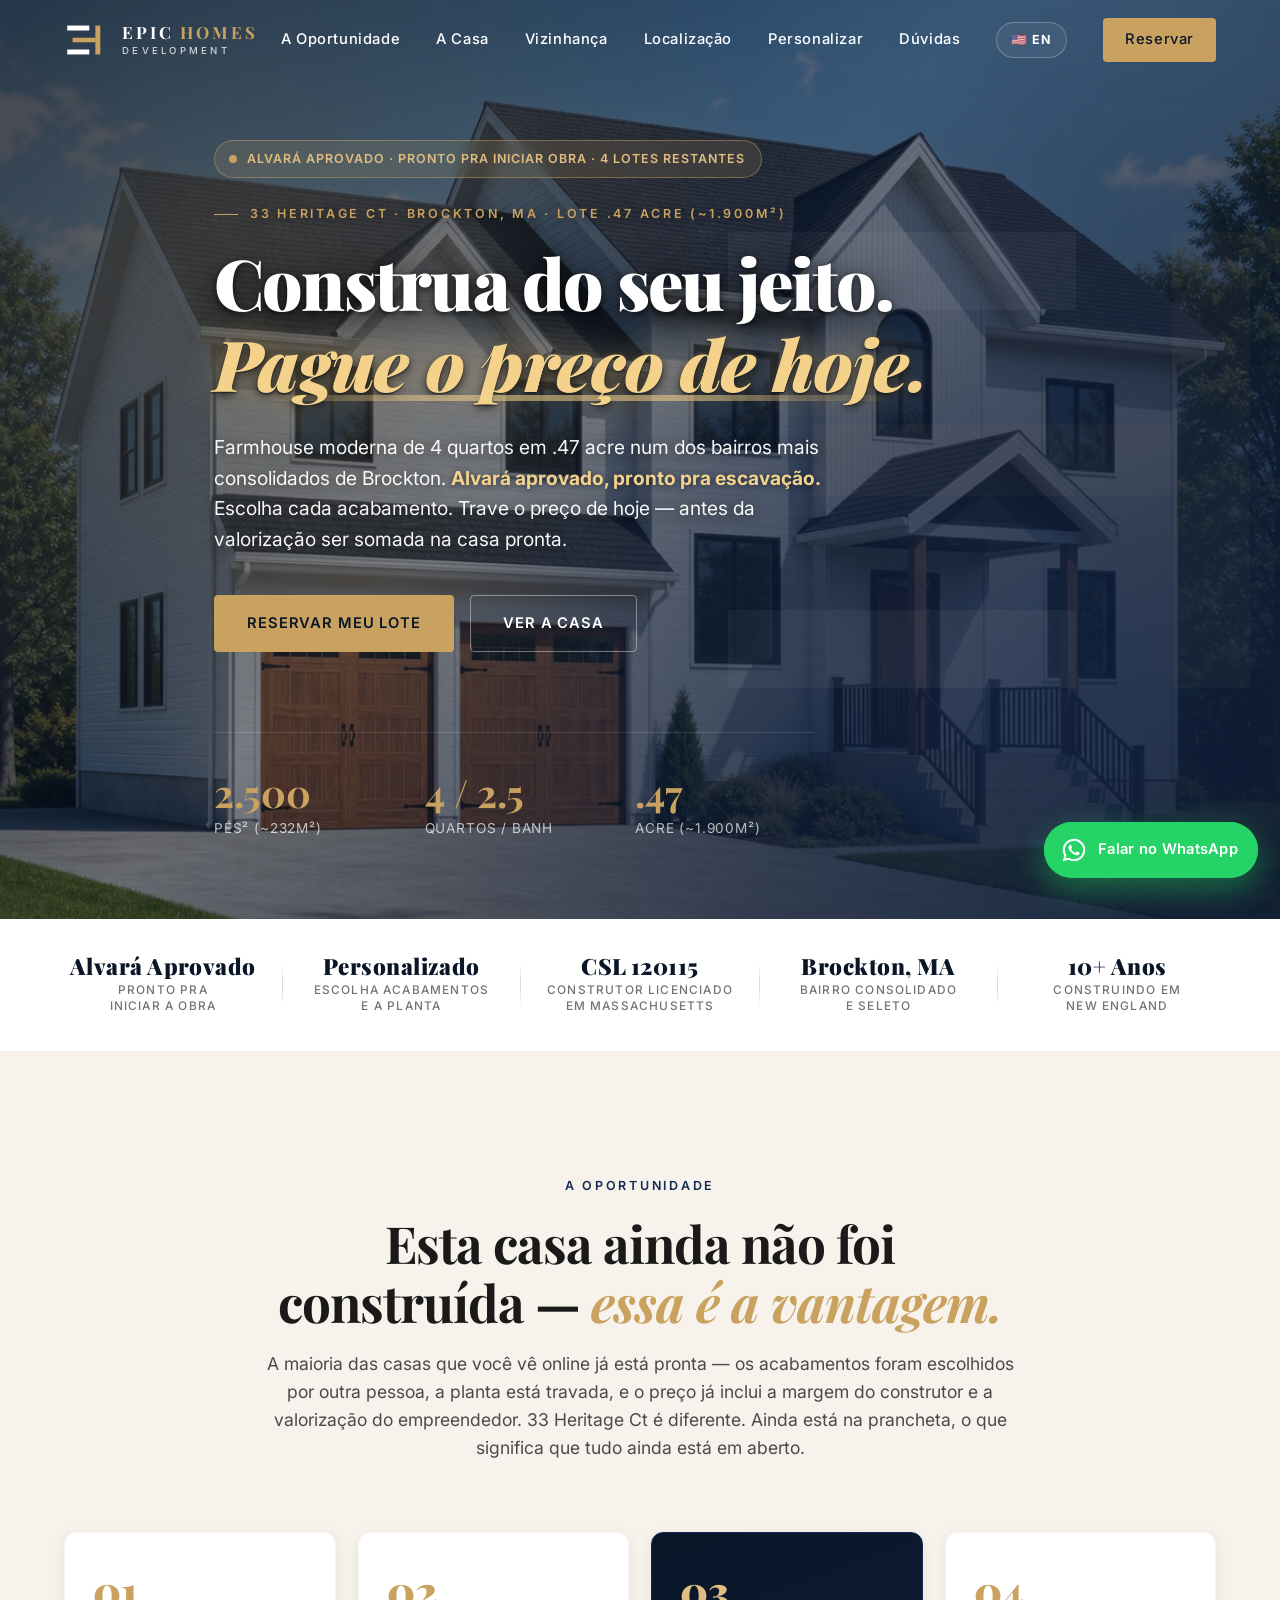
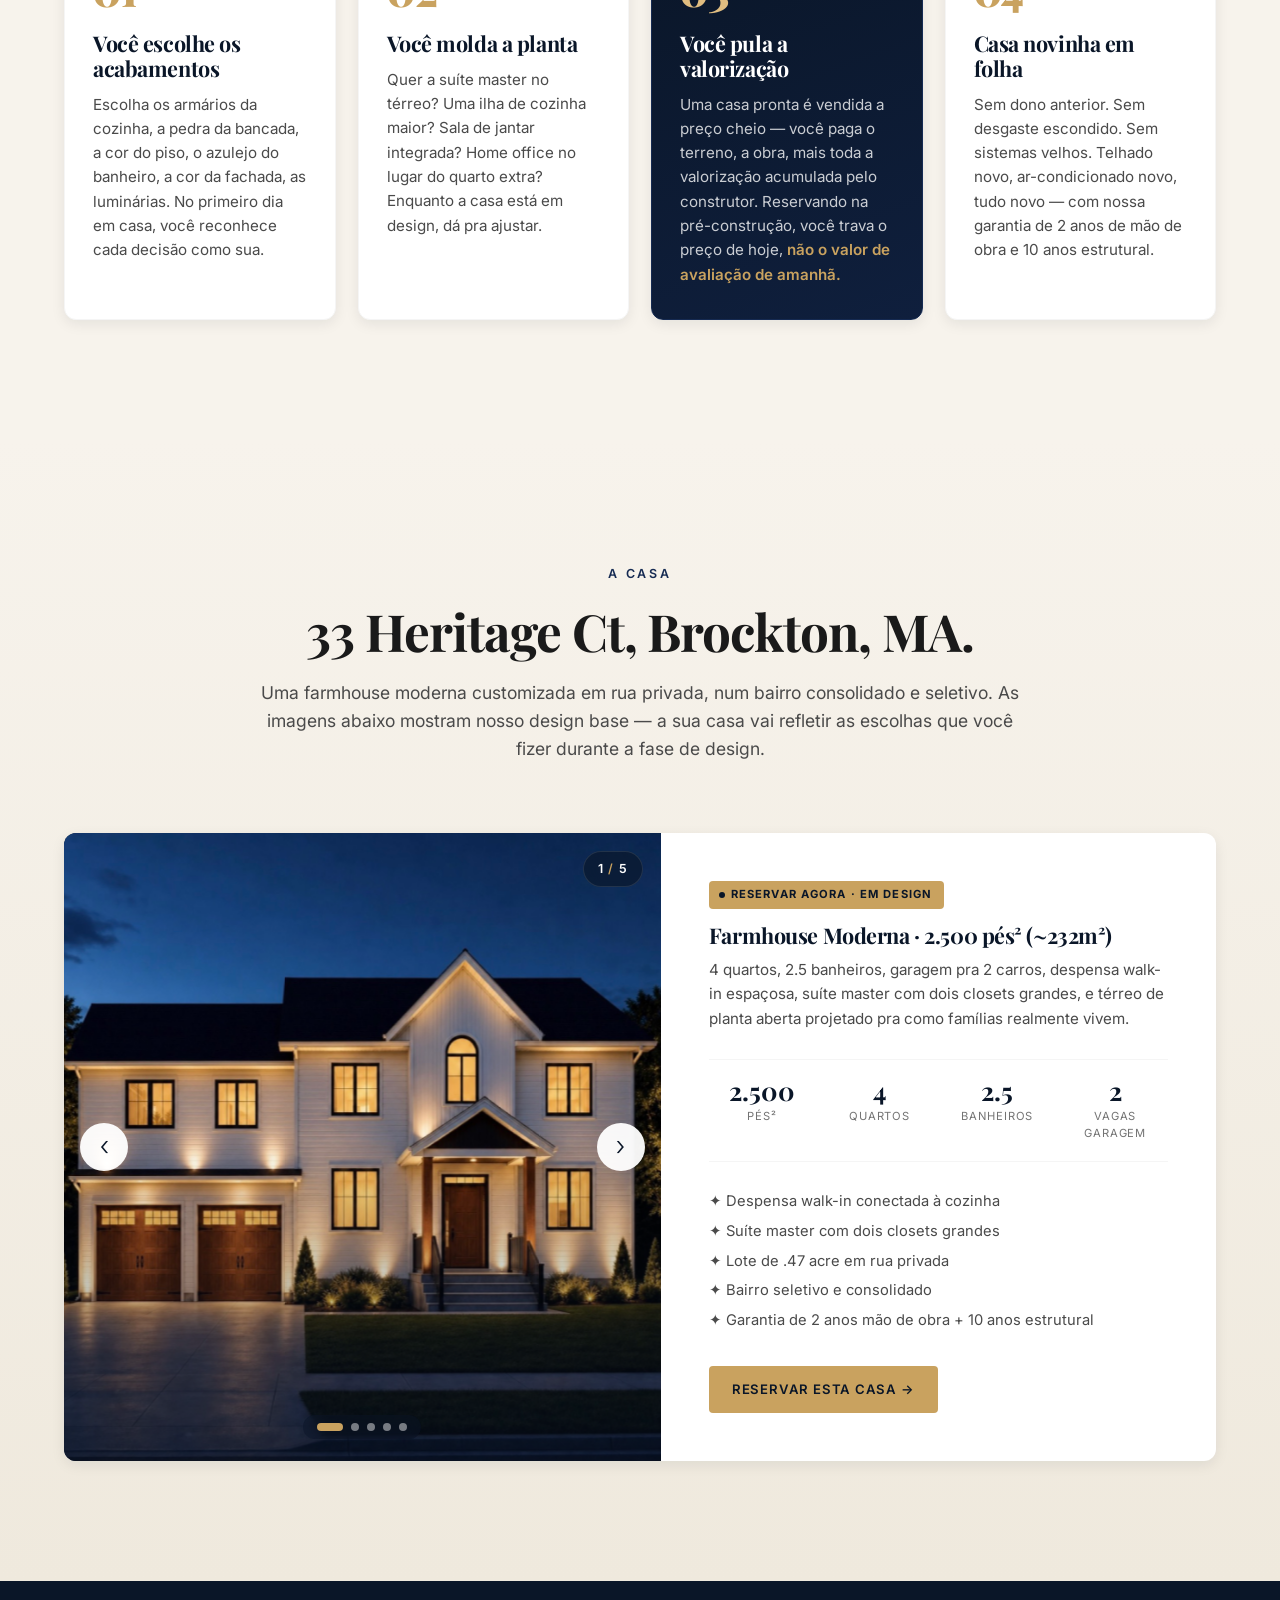
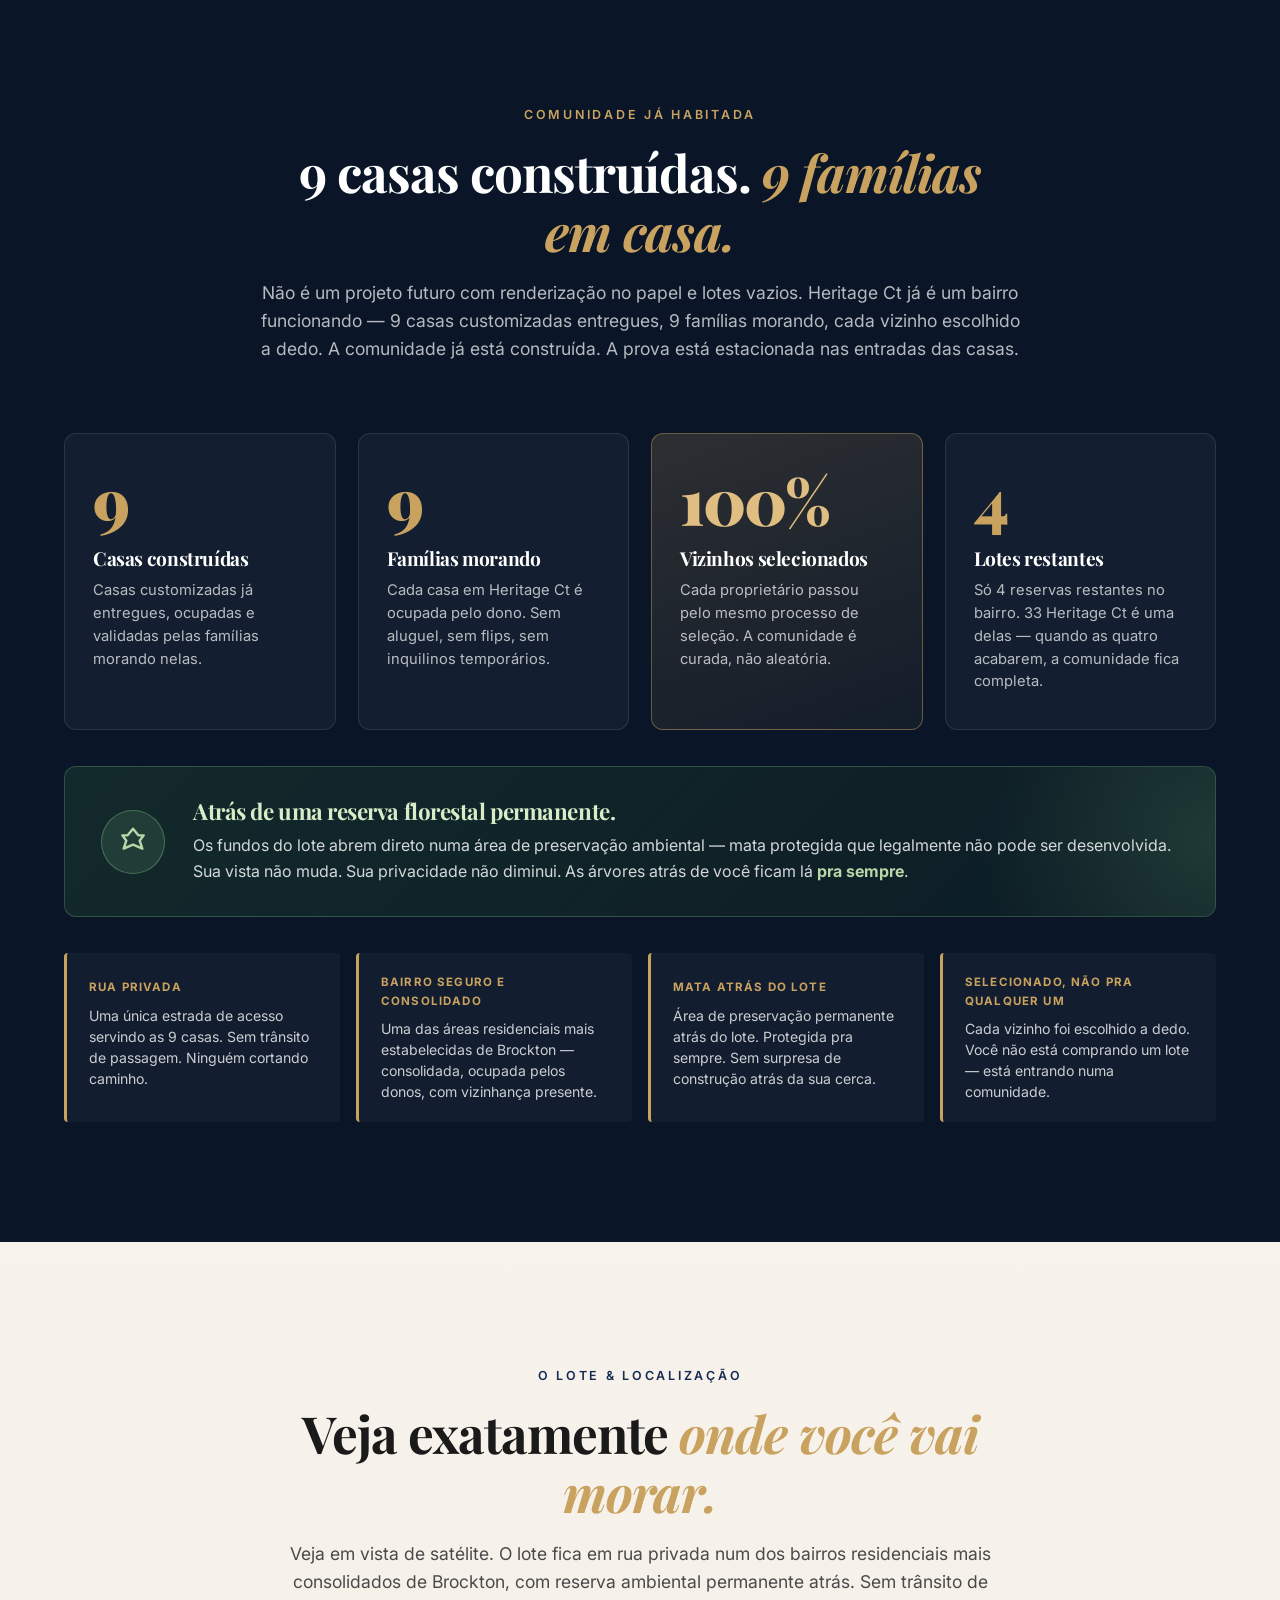
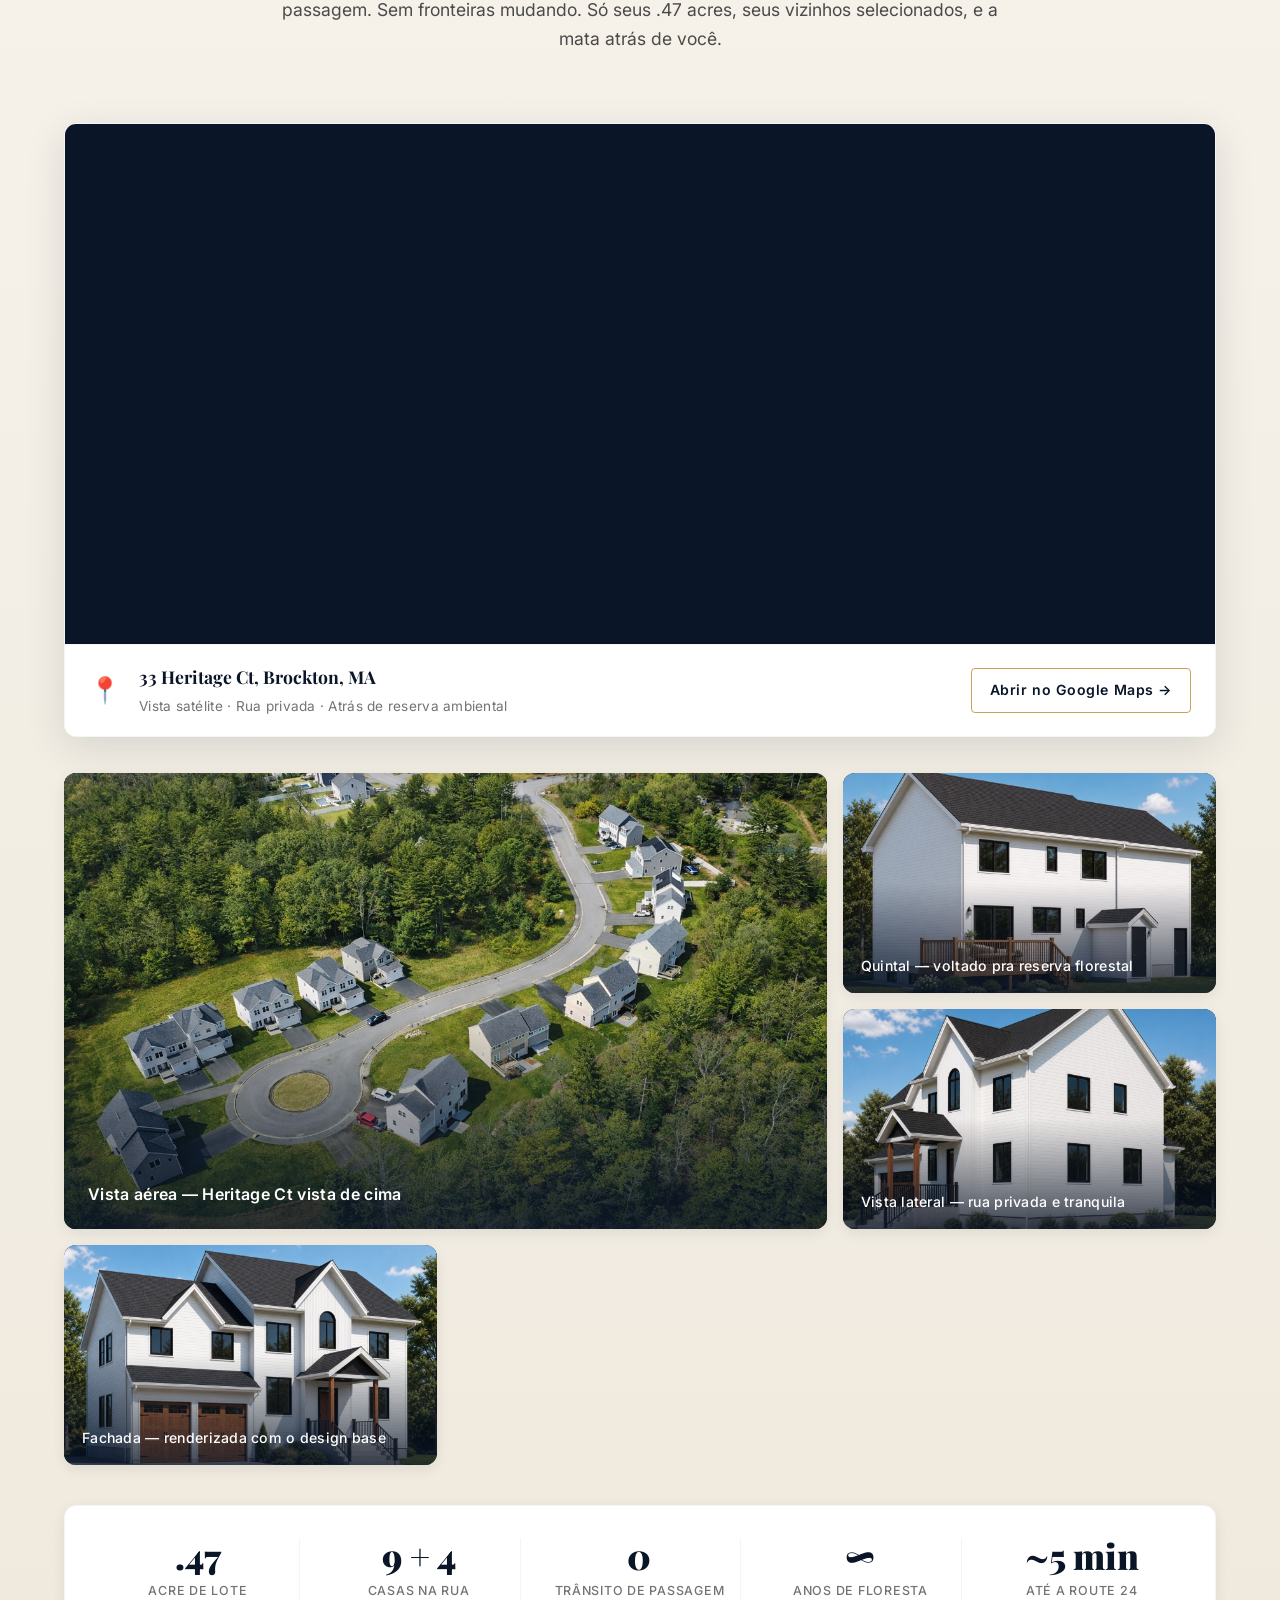
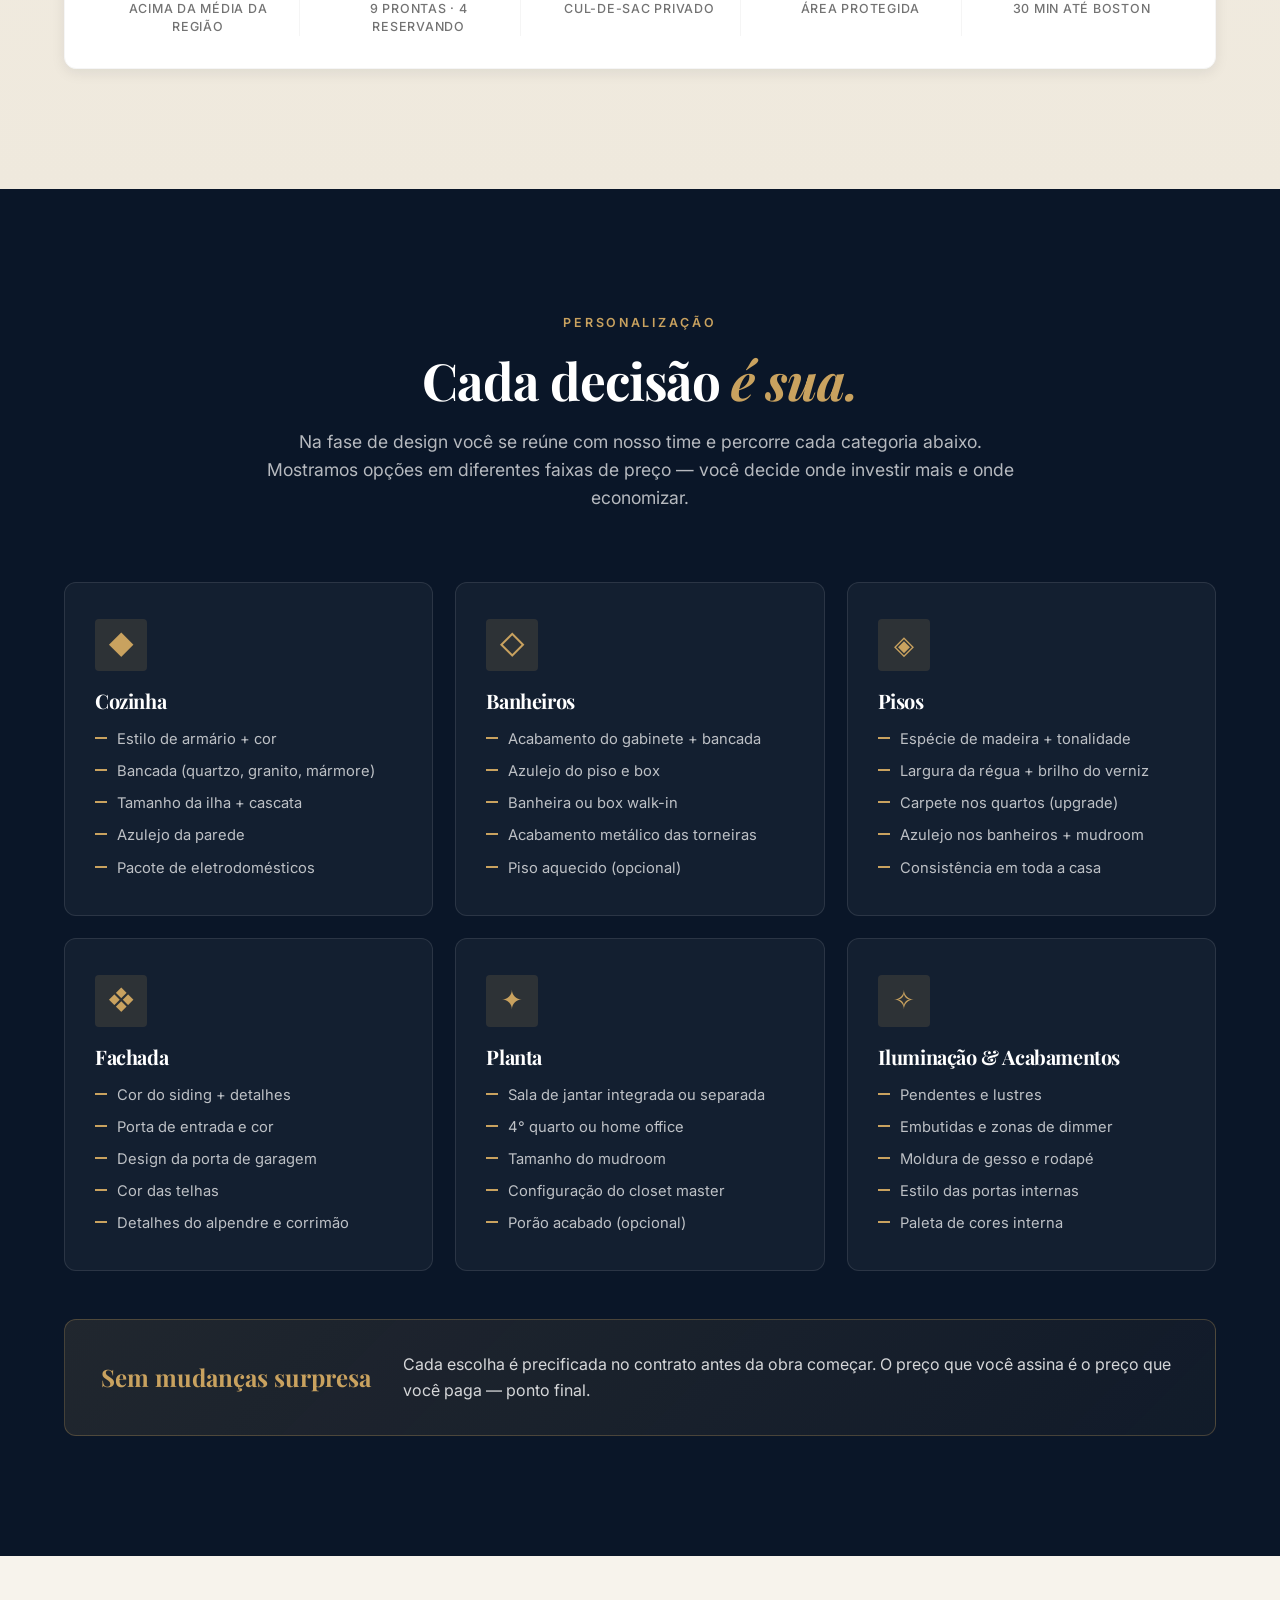
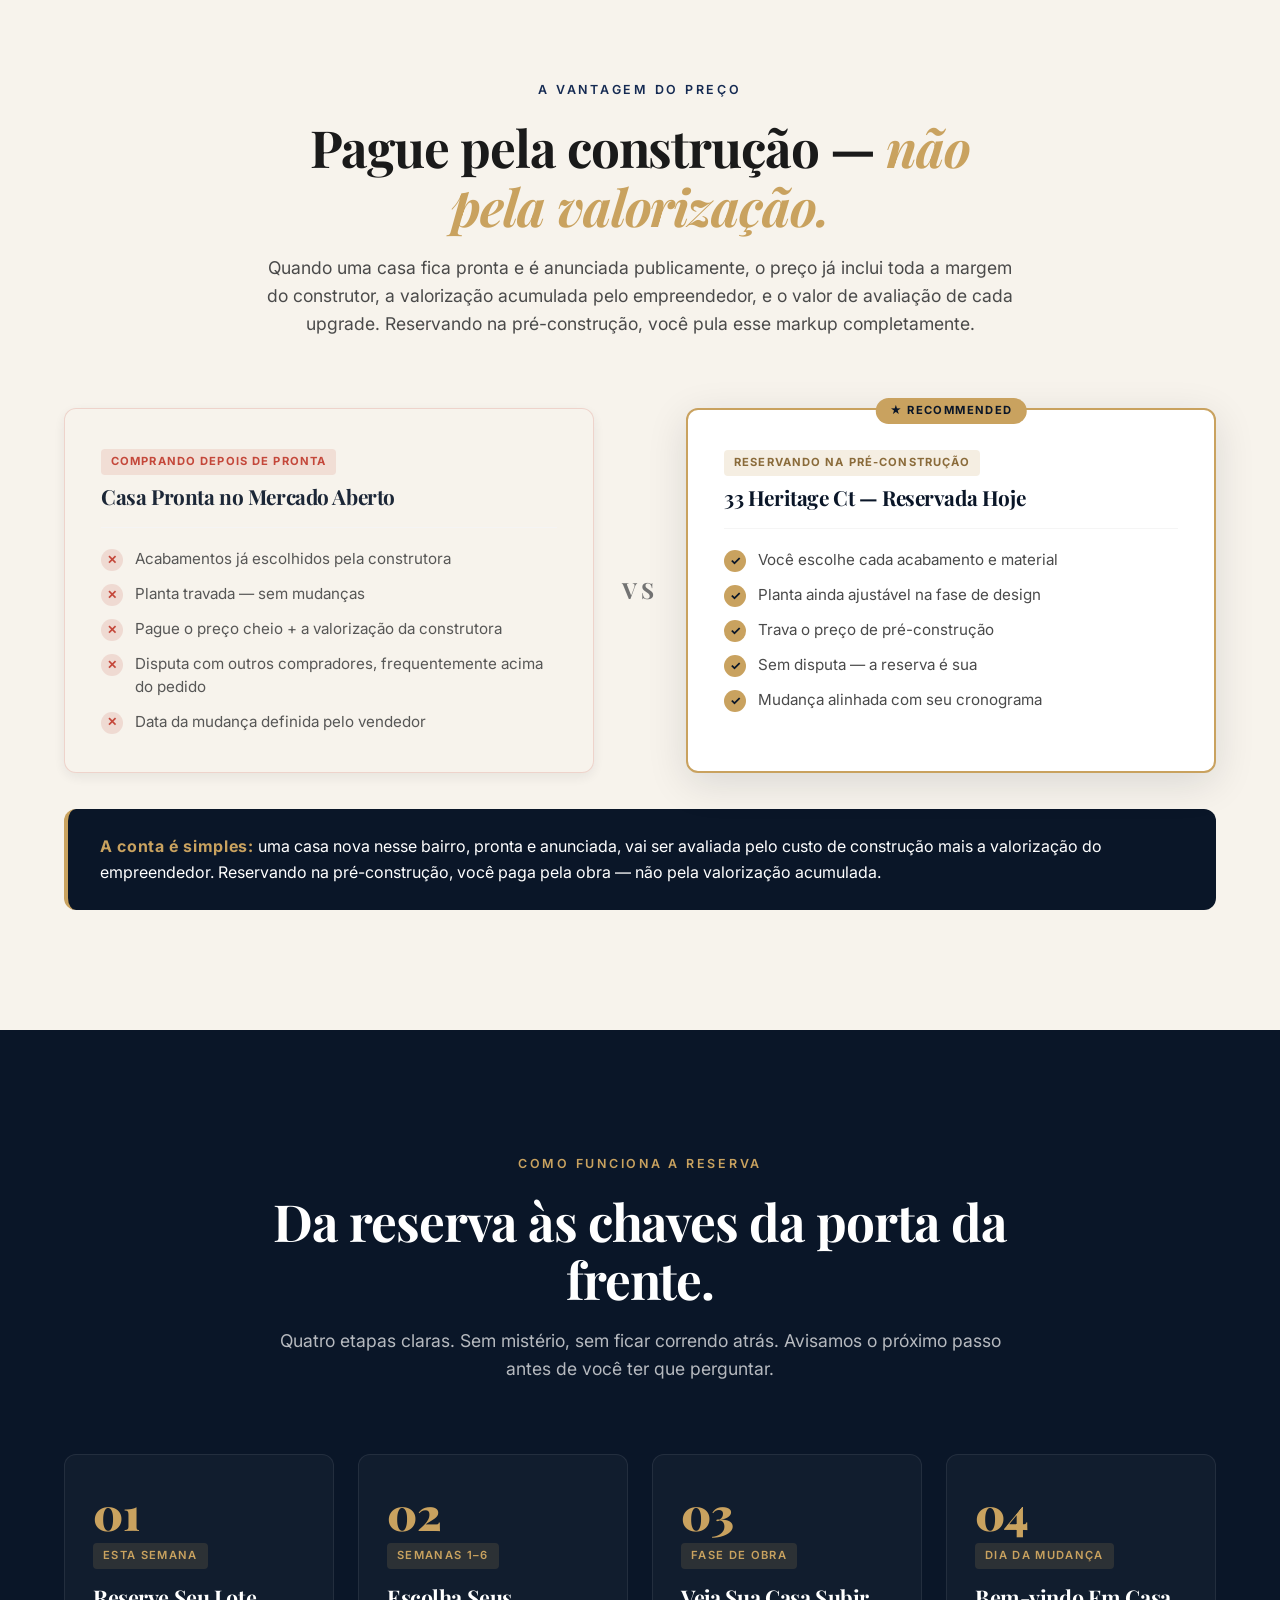
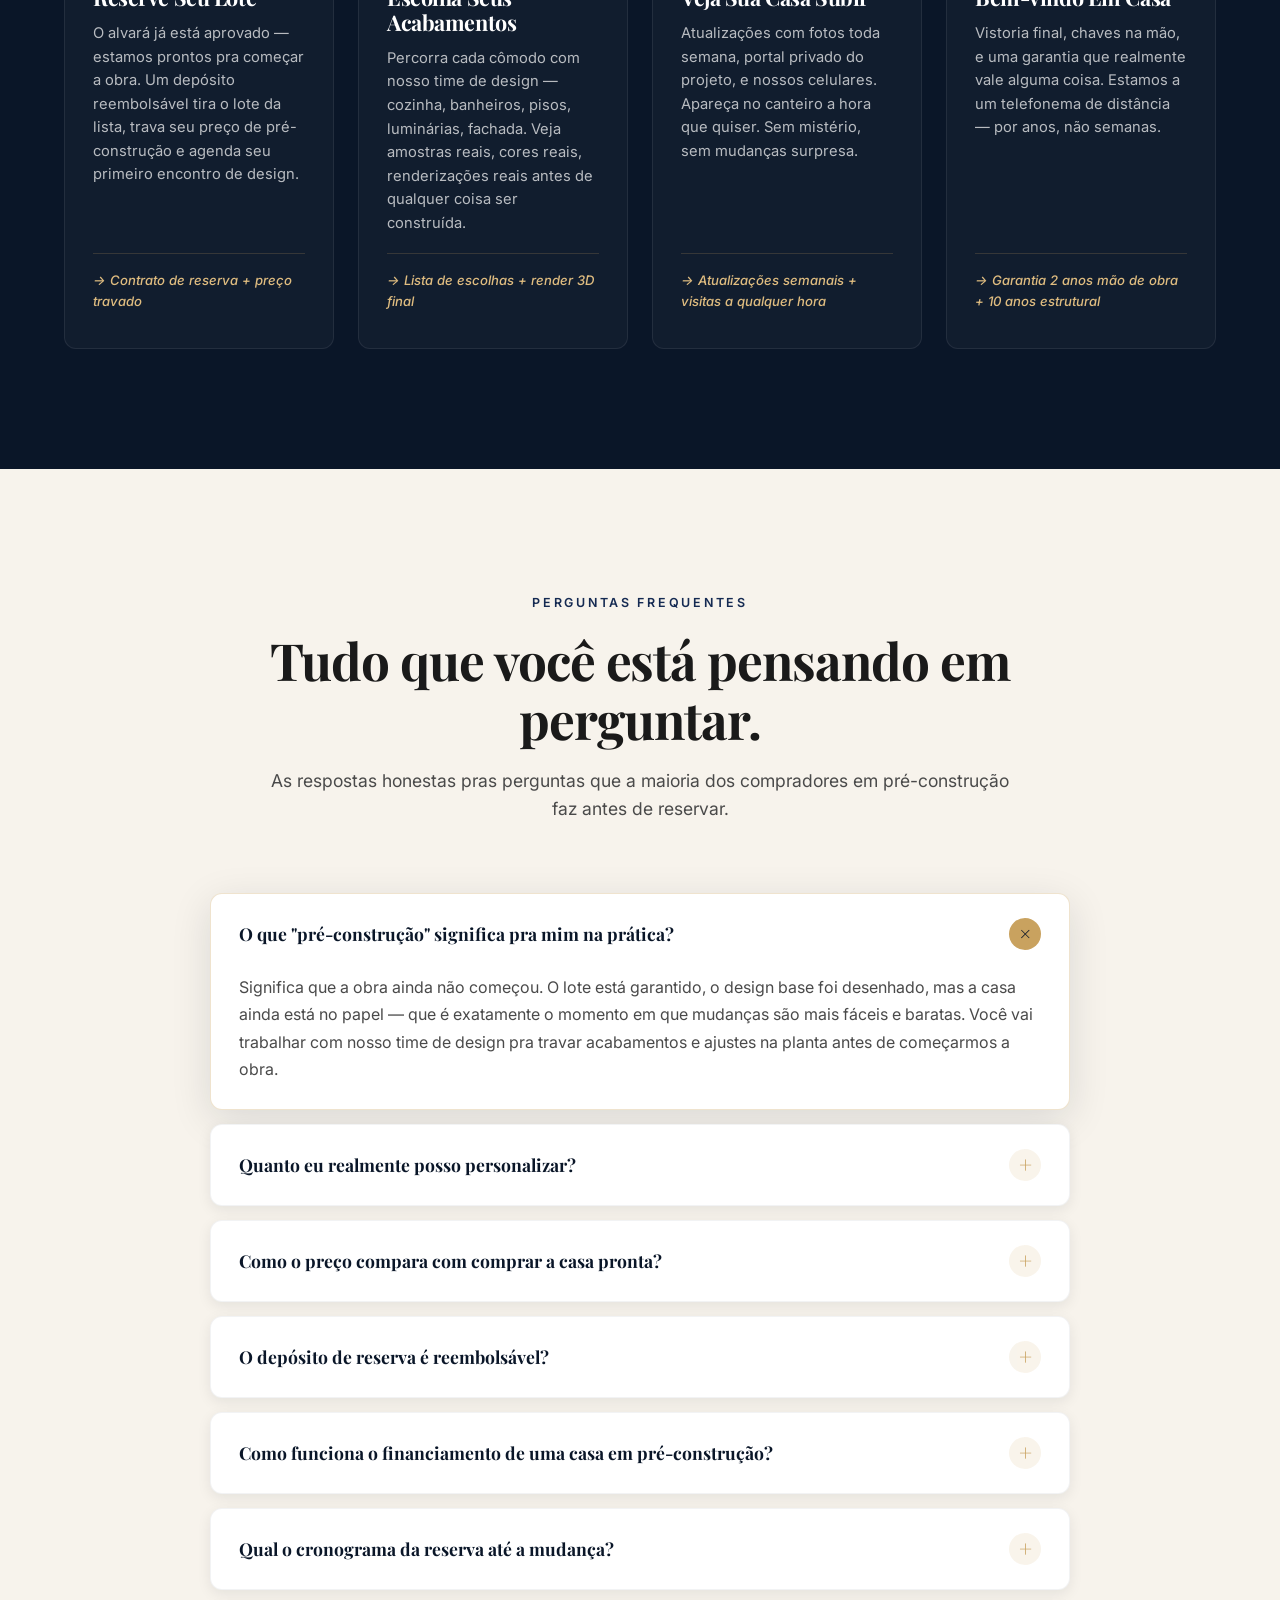
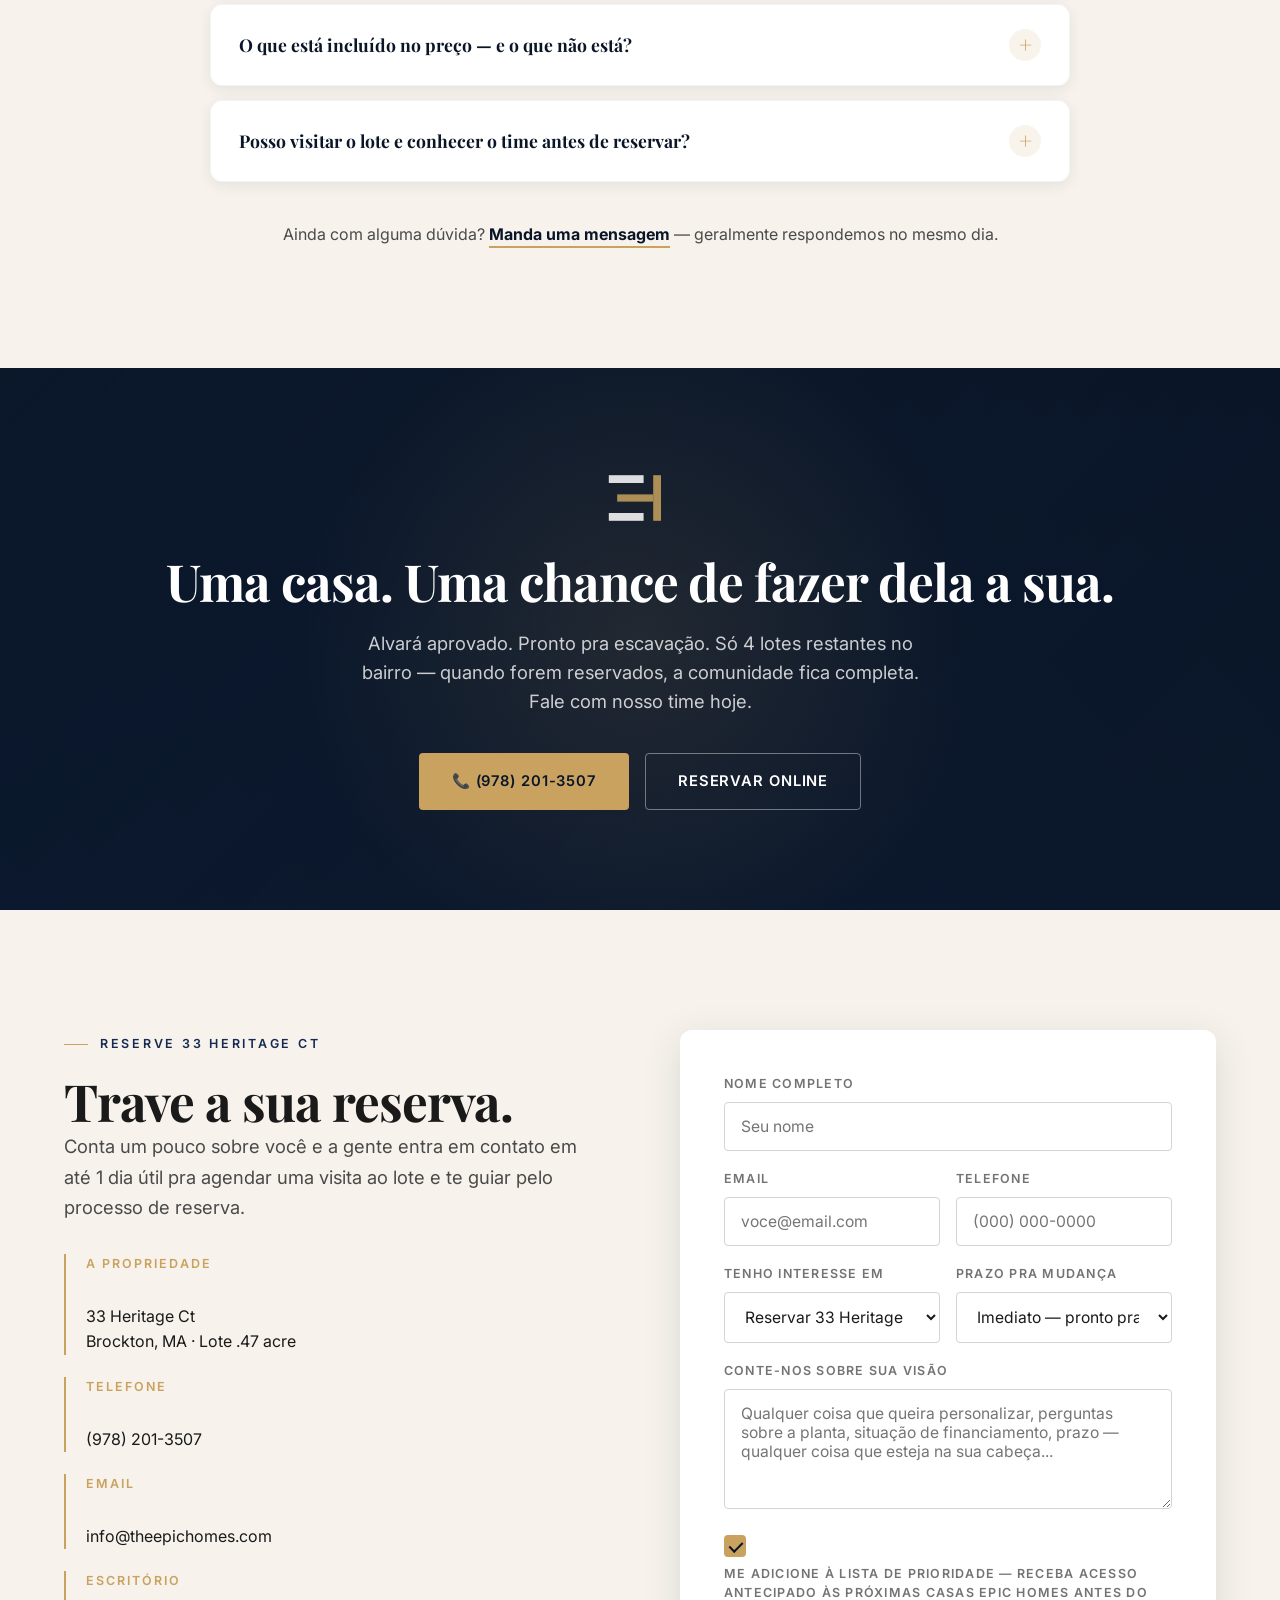
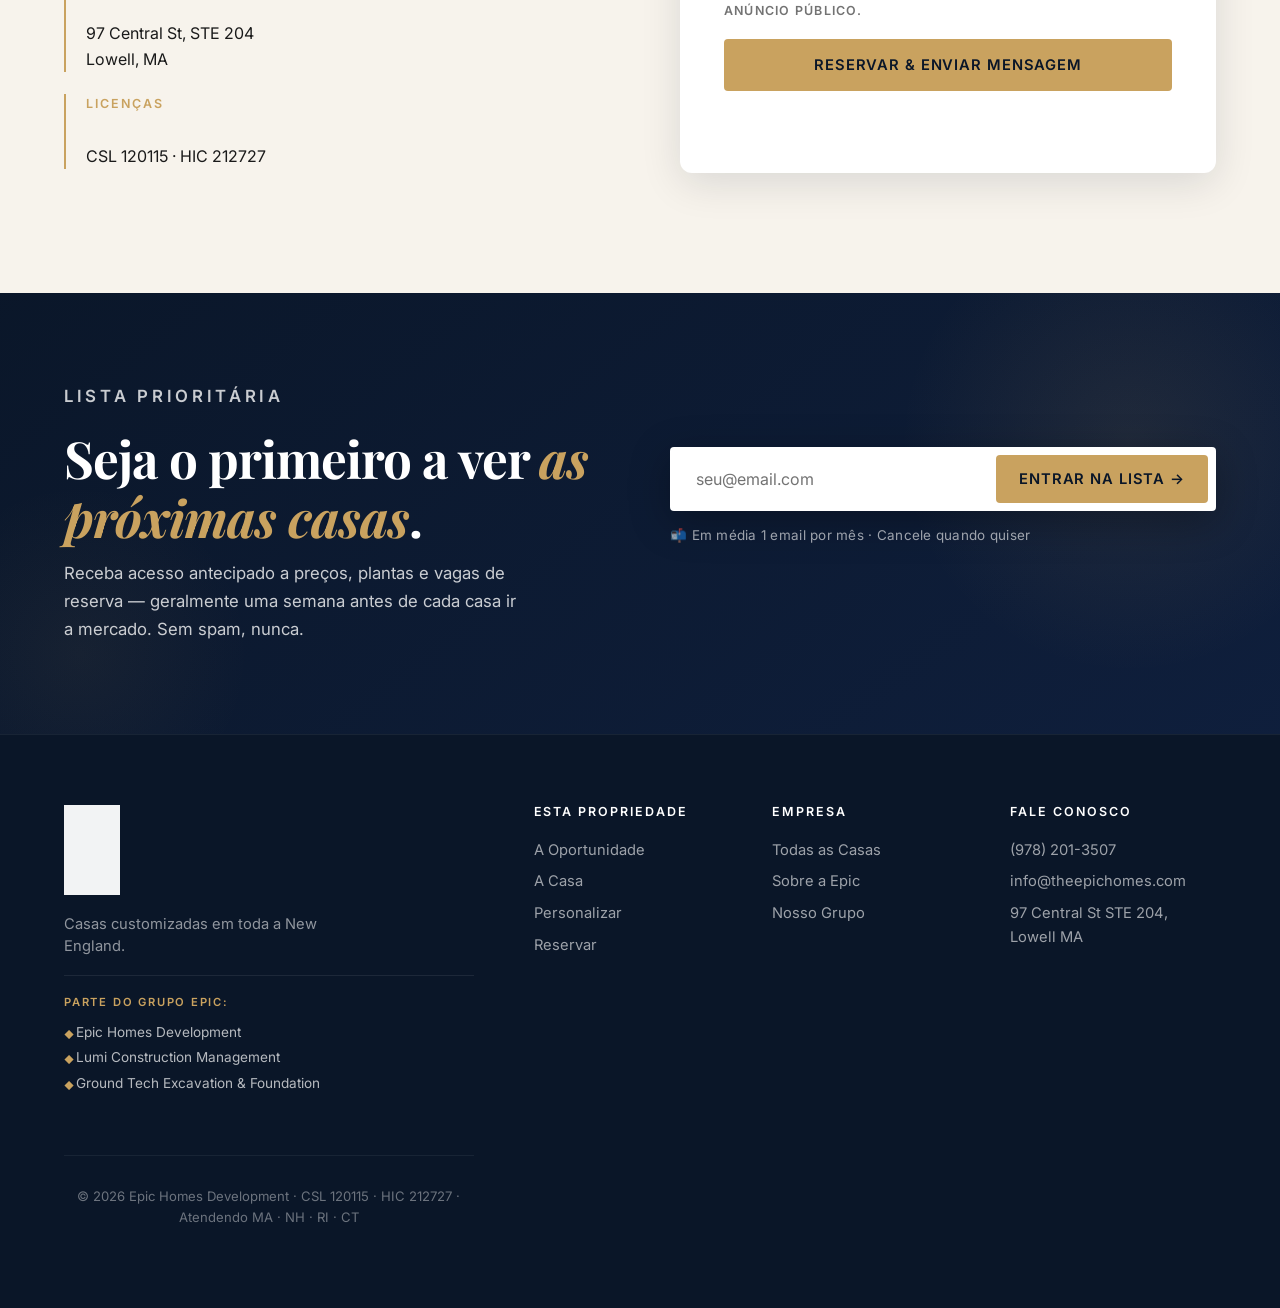
<file: heritage-pt.html>
<!DOCTYPE html>
<html lang="pt-BR">
<head>
  <meta charset="UTF-8" />
  <meta name="viewport" content="width=device-width, initial-scale=1.0" />
  <meta name="description" content="33 Heritage Ct, Brockton MA — Farmhouse moderna de 4 quartos em lote de .47 acre, disponível em pré-construção. Escolha seus acabamentos, ajuste a planta, e trave o preço de hoje antes da valorização da casa pronta." />
  <title>33 Heritage Ct, Brockton MA — Reserva Pré-Construção | Epic Homes Development</title>
  <link rel="icon" type="image/png" href="assets/logo.png" />
  <link rel="apple-touch-icon" href="assets/logo.png" />
  <meta name="theme-color" content="#0a1628" />
  <link rel="canonical" href="https://theepichomes.com/heritage-pt.html" />
  <link rel="alternate" hreflang="en" href="https://theepichomes.com/heritage.html" />
  <link rel="alternate" hreflang="pt-BR" href="https://theepichomes.com/heritage-pt.html" />

  <meta property="og:title" content="33 Heritage Ct, Brockton MA — Reserva Pré-Construção" />
  <meta property="og:description" content="Reserve uma farmhouse moderna de 2.500 pés² antes da obra. Escolha cada acabamento. Trave o preço de hoje." />
  <meta property="og:image" content="https://theepichomes.com/assets/heritage-front.jpg" />
  <meta property="og:url" content="https://theepichomes.com/heritage-pt.html" />
  <meta property="og:type" content="website" />
  <meta property="og:site_name" content="Epic Homes Development" />
  <meta property="og:locale" content="pt_BR" />
  <meta name="twitter:card" content="summary_large_image" />
  <meta name="twitter:title" content="33 Heritage Ct, Brockton MA — Pré-Construção" />
  <meta name="twitter:description" content="Reserve antes da obra. Escolha cada acabamento. Trave o preço de hoje." />
  <meta name="twitter:image" content="https://theepichomes.com/assets/heritage-front.jpg" />

  <link rel="preconnect" href="https://fonts.googleapis.com" />
  <link rel="preconnect" href="https://fonts.gstatic.com" crossorigin />
  <link href="https://fonts.googleapis.com/css2?family=Playfair+Display:wght@400;500;700;900&family=Inter:wght@300;400;500;600;700&display=swap" rel="stylesheet" />
  <link rel="stylesheet" href="styles.css" />
  <link rel="stylesheet" href="heritage.css" />

  <!-- Meta Pixel — Active — Pixel ID 995116026348486 -->
  <script>
    (function(){
      var PIXEL_ID = '995116026348486';
      if (!PIXEL_ID) return;
      !function(f,b,e,v,n,t,s){if(f.fbq)return;n=f.fbq=function(){n.callMethod?n.callMethod.apply(n,arguments):n.queue.push(arguments)};if(!f._fbq)f._fbq=n;n.push=n;n.loaded=!0;n.version='2.0';n.queue=[];t=b.createElement(e);t.async=!0;t.src=v;s=b.getElementsByTagName(e)[0];s.parentNode.insertBefore(t,s)}(window,document,'script','https://connect.facebook.net/en_US/fbevents.js');
      fbq('init', PIXEL_ID);
      fbq('track', 'PageView');
      // Track engagement with Brockton property page (high-intent visitor)
      fbq('track', 'ViewContent', {
        content_name: '33 Heritage Ct - Brockton MA',
        content_category: 'Property',
        content_ids: ['heritage-brockton'],
        content_type: 'real_estate'
      });
    })();
  </script>
  <!-- /Meta Pixel -->
</head>
<body>

  <header class="nav" id="nav">
    <div class="container nav__inner">
      <a href="index.html" class="nav__brand" aria-label="Epic Homes Development — Início">
        <span class="nav__mark" aria-hidden="true">
          <svg viewBox="0 0 120 100" fill="none" xmlns="http://www.w3.org/2000/svg">
            <rect x="8" y="12" width="58" height="13" class="mark-navy"/>
            <rect x="8" y="75" width="58" height="13" class="mark-navy"/>
            <rect x="22" y="44" width="60" height="12" class="mark-gold"/>
            <rect x="82" y="12" width="13" height="76" class="mark-gold"/>
          </svg>
        </span>
        <span class="nav__brand-text">
          <span class="nav__brand-top">EPIC <span class="nav__brand-gold">HOMES</span></span>
          <span class="nav__brand-bottom">DEVELOPMENT</span>
        </span>
      </a>
      <nav class="nav__links" id="navLinks">
        <a href="#opportunity">A Oportunidade</a>
        <a href="#home">A Casa</a>
        <a href="#neighborhood">Vizinhança</a>
        <a href="#location">Localização</a>
        <a href="#customize">Personalizar</a>
        <a href="#faq">Dúvidas</a>
        <a href="heritage.html" class="lang-switch" aria-label="View in English">🇺🇸 EN</a>
        <a href="#reserve" class="nav__cta">Reservar</a>
      </nav>
      <button class="nav__toggle" id="navToggle" aria-label="Menu">
        <span></span><span></span><span></span>
      </button>
    </div>
  </header>

  <!-- ============ HERO ============ -->
  <section class="hero hero--heritage" id="top">
    <div class="hero__bg hero__bg--heritage" aria-hidden="true"></div>
    <div class="hero__watermark" aria-hidden="true">
      <svg viewBox="0 0 120 100" fill="none" xmlns="http://www.w3.org/2000/svg">
        <rect x="8" y="12" width="58" height="13" fill="#ffffff"/>
        <rect x="8" y="75" width="58" height="13" fill="#ffffff"/>
        <rect x="22" y="44" width="60" height="12" fill="#c9a25f"/>
        <rect x="82" y="12" width="13" height="76" fill="#c9a25f"/>
      </svg>
    </div>
    <div class="container hero__inner">
      <div class="hero__badge">
        <span class="hero__badge-dot"></span>
        <span>Alvará Aprovado · Pronto Pra Iniciar Obra · 4 Lotes Restantes</span>
      </div>
      <p class="eyebrow">33 Heritage Ct · Brockton, MA · Lote .47 acre (~1.900m²)</p>
      <h1 class="hero__title">Construa do seu jeito. <em>Pague o preço de hoje.</em></h1>
      <p class="hero__sub">
        Farmhouse moderna de 4 quartos em .47 acre num dos bairros mais
        consolidados de Brockton. <strong style="color:var(--gold)">Alvará aprovado, pronto pra escavação.</strong>
        Escolha cada acabamento. Trave o preço de hoje — antes da valorização
        ser somada na casa pronta.
      </p>
      <div class="hero__actions">
        <a href="#reserve" class="btn btn--gold">Reservar Meu Lote</a>
        <a href="#home" class="btn btn--ghost">Ver a Casa</a>
      </div>
      <div class="hero__stats">
        <div><strong>2.500</strong><span>Pés² (~232m²)</span></div>
        <div><strong>4 / 2.5</strong><span>Quartos / Banh</span></div>
        <div><strong>.47</strong><span>Acre (~1.900m²)</span></div>
      </div>
    </div>
  </section>

  <!-- ============ TRUST STRIP ============ -->
  <section class="trust-strip" aria-label="Credenciais e selos de confiança">
    <div class="container trust-strip__inner">
      <div class="trust-item">
        <strong>Alvará Aprovado</strong>
        <span>Pronto pra<br/>iniciar a obra</span>
      </div>
      <div class="trust-divider" aria-hidden="true"></div>
      <div class="trust-item">
        <strong>Personalizado</strong>
        <span>Escolha acabamentos<br/>e a planta</span>
      </div>
      <div class="trust-divider" aria-hidden="true"></div>
      <div class="trust-item">
        <strong>CSL 120115</strong>
        <span>Construtor licenciado<br/>em Massachusetts</span>
      </div>
      <div class="trust-divider" aria-hidden="true"></div>
      <div class="trust-item">
        <strong>Brockton, MA</strong>
        <span>Bairro consolidado<br/>e seleto</span>
      </div>
      <div class="trust-divider" aria-hidden="true"></div>
      <div class="trust-item">
        <strong>10+ Anos</strong>
        <span>Construindo em<br/>New England</span>
      </div>
    </div>
  </section>

  <!-- ============ A OPORTUNIDADE ============ -->
  <section class="section" id="opportunity">
    <div class="container">
      <div class="section__head">
        <p class="eyebrow">A Oportunidade</p>
        <h2>Esta casa ainda não foi construída — <em>essa é a vantagem.</em></h2>
        <p class="section__lead">A maioria das casas que você vê online já está pronta — os acabamentos foram escolhidos por outra pessoa, a planta está travada, e o preço já inclui a margem do construtor e a valorização do empreendedor. 33 Heritage Ct é diferente. Ainda está na prancheta, o que significa que tudo ainda está em aberto.</p>
      </div>

      <div class="pillars">
        <article class="pillar">
          <div class="pillar__num">01</div>
          <h3>Você escolhe os acabamentos</h3>
          <p>Escolha os armários da cozinha, a pedra da bancada, a cor do piso, o azulejo do banheiro, a cor da fachada, as luminárias. No primeiro dia em casa, você reconhece cada decisão como sua.</p>
        </article>
        <article class="pillar">
          <div class="pillar__num">02</div>
          <h3>Você molda a planta</h3>
          <p>Quer a suíte master no térreo? Uma ilha de cozinha maior? Sala de jantar integrada? Home office no lugar do quarto extra? Enquanto a casa está em design, dá pra ajustar.</p>
        </article>
        <article class="pillar pillar--gold">
          <div class="pillar__num">03</div>
          <h3>Você pula a valorização</h3>
          <p>Uma casa pronta é vendida a preço cheio — você paga o terreno, a obra, mais toda a valorização acumulada pelo construtor. Reservando na pré-construção, você trava o preço de hoje, <em>não o valor de avaliação de amanhã.</em></p>
        </article>
        <article class="pillar">
          <div class="pillar__num">04</div>
          <h3>Casa novinha em folha</h3>
          <p>Sem dono anterior. Sem desgaste escondido. Sem sistemas velhos. Telhado novo, ar-condicionado novo, tudo novo — com nossa garantia de 2 anos de mão de obra e 10 anos estrutural.</p>
        </article>
      </div>
    </div>
  </section>

  <!-- ============ A CASA ============ -->
  <section class="section section--cream" id="home">
    <div class="container">
      <div class="section__head">
        <p class="eyebrow">A Casa</p>
        <h2>33 Heritage Ct, Brockton, MA.</h2>
        <p class="section__lead">Uma farmhouse moderna customizada em rua privada, num bairro consolidado e seletivo. As imagens abaixo mostram nosso design base — a sua casa vai refletir as escolhas que você fizer durante a fase de design.</p>
      </div>

      <article class="project project--lg project--solo">
        <div class="carousel" id="heritageCarousel" aria-label="Galeria 33 Heritage Ct">
          <div class="carousel__track">
            <div class="carousel__slide" style="background-image:url('assets/hero-night.jpg')" role="img" aria-label="Fachada à noite"></div>
            <div class="carousel__slide" style="background-image:url('assets/heritage-front.jpg')" role="img" aria-label="Fachada durante o dia"></div>
            <div class="carousel__slide" style="background-image:url('assets/heritage-back.jpg')" role="img" aria-label="Fundo da casa com deck"></div>
            <div class="carousel__slide" style="background-image:url('assets/heritage-side.jpg')" role="img" aria-label="Vista lateral"></div>
            <div class="carousel__slide" style="background-image:url('assets/neighborhood-aerial.jpg')" role="img" aria-label="Vista aérea da vizinhança"></div>
          </div>
          <button class="carousel__btn carousel__btn--prev" aria-label="Foto anterior">‹</button>
          <button class="carousel__btn carousel__btn--next" aria-label="Próxima foto">›</button>
          <div class="carousel__counter"><span id="heritageCurrent">1</span> / <span id="heritageTotal">5</span></div>
          <div class="carousel__dots" role="tablist">
            <button class="carousel__dot is-active" aria-label="Foto 1"></button>
            <button class="carousel__dot" aria-label="Foto 2"></button>
            <button class="carousel__dot" aria-label="Foto 3"></button>
            <button class="carousel__dot" aria-label="Foto 4"></button>
            <button class="carousel__dot" aria-label="Foto 5"></button>
          </div>
        </div>
        <div class="project__body">
          <span class="tag tag--available">Reservar Agora · Em Design</span>
          <h3>Farmhouse Moderna · 2.500 pés² (~232m²)</h3>
          <p>4 quartos, 2.5 banheiros, garagem pra 2 carros, despensa walk-in espaçosa, suíte master com dois closets grandes, e térreo de planta aberta projetado pra como famílias realmente vivem.</p>
          <div class="project__features">
            <div><strong>2.500</strong><span>pés²</span></div>
            <div><strong>4</strong><span>quartos</span></div>
            <div><strong>2.5</strong><span>banheiros</span></div>
            <div><strong>2</strong><span>vagas garagem</span></div>
          </div>
          <ul class="project__highlights">
            <li>✦ Despensa walk-in conectada à cozinha</li>
            <li>✦ Suíte master com dois closets grandes</li>
            <li>✦ Lote de .47 acre em rua privada</li>
            <li>✦ Bairro seletivo e consolidado</li>
            <li>✦ Garantia de 2 anos mão de obra + 10 anos estrutural</li>
          </ul>
          <a href="#reserve" class="btn btn--gold btn--sm">Reservar Esta Casa →</a>
        </div>
      </article>
    </div>
  </section>

  <!-- ============ VIZINHANÇA — PROVA SOCIAL ============ -->
  <section class="section section--dark" id="neighborhood">
    <div class="container">
      <div class="section__head">
        <p class="eyebrow eyebrow--gold">Comunidade Já Habitada</p>
        <h2>9 casas construídas. <em>9 famílias em casa.</em></h2>
        <p class="section__lead">Não é um projeto futuro com renderização no papel e lotes vazios. Heritage Ct já é um bairro funcionando — 9 casas customizadas entregues, 9 famílias morando, cada vizinho escolhido a dedo. A comunidade já está construída. A prova está estacionada nas entradas das casas.</p>
      </div>

      <div class="proof-grid">
        <article class="proof-stat">
          <div class="proof-stat__num">9</div>
          <h3>Casas construídas</h3>
          <p>Casas customizadas já entregues, ocupadas e validadas pelas famílias morando nelas.</p>
        </article>
        <article class="proof-stat">
          <div class="proof-stat__num">9</div>
          <h3>Famílias morando</h3>
          <p>Cada casa em Heritage Ct é ocupada pelo dono. Sem aluguel, sem flips, sem inquilinos temporários.</p>
        </article>
        <article class="proof-stat proof-stat--gold">
          <div class="proof-stat__num">100%</div>
          <h3>Vizinhos selecionados</h3>
          <p>Cada proprietário passou pelo mesmo processo de seleção. A comunidade é curada, não aleatória.</p>
        </article>
        <article class="proof-stat">
          <div class="proof-stat__num">4</div>
          <h3>Lotes restantes</h3>
          <p>Só 4 reservas restantes no bairro. 33 Heritage Ct é uma delas — quando as quatro acabarem, a comunidade fica completa.</p>
        </article>
      </div>

      <div class="proof-callout">
        <div class="proof-callout__icon" aria-hidden="true">
          <svg viewBox="0 0 24 24" fill="none" stroke="currentColor" stroke-width="1.8" stroke-linecap="round" stroke-linejoin="round">
            <path d="M12 2 L8 7 L4 7 L7 11 L5 17 L12 14 L19 17 L17 11 L20 7 L16 7 Z"/>
          </svg>
        </div>
        <div class="proof-callout__body">
          <h3>Atrás de uma reserva florestal permanente.</h3>
          <p>Os fundos do lote abrem direto numa área de preservação ambiental — mata protegida que legalmente não pode ser desenvolvida. Sua vista não muda. Sua privacidade não diminui. As árvores atrás de você ficam lá <em>pra sempre</em>.</p>
        </div>
      </div>

      <div class="proof-features">
        <div class="proof-feature">
          <span class="proof-feature__chip">Rua privada</span>
          <p>Uma única estrada de acesso servindo as 9 casas. Sem trânsito de passagem. Ninguém cortando caminho.</p>
        </div>
        <div class="proof-feature">
          <span class="proof-feature__chip">Bairro seguro e consolidado</span>
          <p>Uma das áreas residenciais mais estabelecidas de Brockton — consolidada, ocupada pelos donos, com vizinhança presente.</p>
        </div>
        <div class="proof-feature">
          <span class="proof-feature__chip">Mata atrás do lote</span>
          <p>Área de preservação permanente atrás do lote. Protegida pra sempre. Sem surpresa de construção atrás da sua cerca.</p>
        </div>
        <div class="proof-feature">
          <span class="proof-feature__chip">Selecionado, não pra qualquer um</span>
          <p>Cada vizinho foi escolhido a dedo. Você não está comprando um lote — está entrando numa comunidade.</p>
        </div>
      </div>
    </div>
  </section>

  <!-- ============ O LOTE & LOCALIZAÇÃO ============ -->
  <section class="section section--cream" id="location">
    <div class="container">
      <div class="section__head">
        <p class="eyebrow">O Lote & Localização</p>
        <h2>Veja exatamente <em>onde você vai morar.</em></h2>
        <p class="section__lead">Veja em vista de satélite. O lote fica em rua privada num dos bairros residenciais mais consolidados de Brockton, com reserva ambiental permanente atrás. Sem trânsito de passagem. Sem fronteiras mudando. Só seus .47 acres, seus vizinhos selecionados, e a mata atrás de você.</p>
      </div>

      <div class="map-wrap">
        <div class="map-frame">
          <iframe
            src="https://maps.google.com/maps?q=33+Heritage+Ct%2C+Brockton%2C+MA&t=k&z=18&ie=UTF8&iwloc=&output=embed"
            width="100%" height="520"
            style="border:0;"
            allowfullscreen=""
            loading="lazy"
            referrerpolicy="no-referrer-when-downgrade"
            title="Vista satélite — 33 Heritage Ct, Brockton, MA">
          </iframe>
        </div>
        <div class="map-meta">
          <div class="map-meta__pin" aria-hidden="true">📍</div>
          <div class="map-meta__text">
            <strong>33 Heritage Ct, Brockton, MA</strong>
            <span>Vista satélite · Rua privada · Atrás de reserva ambiental</span>
          </div>
          <a class="map-meta__link" href="https://www.google.com/maps/search/?api=1&query=33+Heritage+Ct%2C+Brockton%2C+MA" target="_blank" rel="noopener">
            Abrir no Google Maps →
          </a>
        </div>
      </div>

      <div class="lot-gallery">
        <figure class="lot-photo lot-photo--lg">
          <div class="lot-photo__img" style="background-image:url('assets/neighborhood-aerial.jpg')" role="img" aria-label="Vista aérea de Heritage Ct"></div>
          <figcaption>Vista aérea — Heritage Ct vista de cima</figcaption>
        </figure>
        <figure class="lot-photo">
          <div class="lot-photo__img" style="background-image:url('assets/heritage-back.jpg')" role="img" aria-label="Quintal voltado pra reserva florestal"></div>
          <figcaption>Quintal — voltado pra reserva florestal</figcaption>
        </figure>
        <figure class="lot-photo">
          <div class="lot-photo__img" style="background-image:url('assets/heritage-side.jpg')" role="img" aria-label="Vista lateral do lote"></div>
          <figcaption>Vista lateral — rua privada e tranquila</figcaption>
        </figure>
        <figure class="lot-photo">
          <div class="lot-photo__img" style="background-image:url('assets/heritage-front.jpg')" role="img" aria-label="Fachada renderizada"></div>
          <figcaption>Fachada — renderizada com o design base</figcaption>
        </figure>
      </div>

      <div class="lot-highlights">
        <div class="lot-highlight">
          <strong>.47</strong>
          <span>Acre de lote<br/>acima da média da região</span>
        </div>
        <div class="lot-highlight">
          <strong>9 + 4</strong>
          <span>Casas na rua<br/>9 prontas · 4 reservando</span>
        </div>
        <div class="lot-highlight">
          <strong>0</strong>
          <span>Trânsito de passagem<br/>cul-de-sac privado</span>
        </div>
        <div class="lot-highlight">
          <strong>∞</strong>
          <span>Anos de floresta<br/>área protegida</span>
        </div>
        <div class="lot-highlight">
          <strong>~5 min</strong>
          <span>Até a Route 24<br/>30 min até Boston</span>
        </div>
      </div>
    </div>
  </section>

  <!-- ============ PERSONALIZAÇÃO ============ -->
  <section class="section section--dark" id="customize">
    <div class="container">
      <div class="section__head">
        <p class="eyebrow eyebrow--gold">Personalização</p>
        <h2>Cada decisão <em>é sua.</em></h2>
        <p class="section__lead">Na fase de design você se reúne com nosso time e percorre cada categoria abaixo. Mostramos opções em diferentes faixas de preço — você decide onde investir mais e onde economizar.</p>
      </div>

      <div class="custom-grid">
        <article class="custom-card">
          <div class="custom-card__icon">◆</div>
          <h3>Cozinha</h3>
          <ul>
            <li>Estilo de armário + cor</li>
            <li>Bancada (quartzo, granito, mármore)</li>
            <li>Tamanho da ilha + cascata</li>
            <li>Azulejo da parede</li>
            <li>Pacote de eletrodomésticos</li>
          </ul>
        </article>

        <article class="custom-card">
          <div class="custom-card__icon">◇</div>
          <h3>Banheiros</h3>
          <ul>
            <li>Acabamento do gabinete + bancada</li>
            <li>Azulejo do piso e box</li>
            <li>Banheira ou box walk-in</li>
            <li>Acabamento metálico das torneiras</li>
            <li>Piso aquecido (opcional)</li>
          </ul>
        </article>

        <article class="custom-card">
          <div class="custom-card__icon">◈</div>
          <h3>Pisos</h3>
          <ul>
            <li>Espécie de madeira + tonalidade</li>
            <li>Largura da régua + brilho do verniz</li>
            <li>Carpete nos quartos (upgrade)</li>
            <li>Azulejo nos banheiros + mudroom</li>
            <li>Consistência em toda a casa</li>
          </ul>
        </article>

        <article class="custom-card">
          <div class="custom-card__icon">❖</div>
          <h3>Fachada</h3>
          <ul>
            <li>Cor do siding + detalhes</li>
            <li>Porta de entrada e cor</li>
            <li>Design da porta de garagem</li>
            <li>Cor das telhas</li>
            <li>Detalhes do alpendre e corrimão</li>
          </ul>
        </article>

        <article class="custom-card">
          <div class="custom-card__icon">✦</div>
          <h3>Planta</h3>
          <ul>
            <li>Sala de jantar integrada ou separada</li>
            <li>4° quarto ou home office</li>
            <li>Tamanho do mudroom</li>
            <li>Configuração do closet master</li>
            <li>Porão acabado (opcional)</li>
          </ul>
        </article>

        <article class="custom-card">
          <div class="custom-card__icon">✧</div>
          <h3>Iluminação & Acabamentos</h3>
          <ul>
            <li>Pendentes e lustres</li>
            <li>Embutidas e zonas de dimmer</li>
            <li>Moldura de gesso e rodapé</li>
            <li>Estilo das portas internas</li>
            <li>Paleta de cores interna</li>
          </ul>
        </article>
      </div>

      <div class="custom-callout">
        <div class="custom-callout__label">Sem mudanças surpresa</div>
        <p>Cada escolha é precificada no contrato antes da obra começar. O preço que você assina é o preço que você paga — ponto final.</p>
      </div>
    </div>
  </section>

  <!-- ============ A VANTAGEM DO PREÇO ============ -->
  <section class="section" id="advantage">
    <div class="container">
      <div class="section__head">
        <p class="eyebrow">A Vantagem do Preço</p>
        <h2>Pague pela construção — <em>não pela valorização.</em></h2>
        <p class="section__lead">Quando uma casa fica pronta e é anunciada publicamente, o preço já inclui toda a margem do construtor, a valorização acumulada pelo empreendedor, e o valor de avaliação de cada upgrade. Reservando na pré-construção, você pula esse markup completamente.</p>
      </div>

      <div class="compare">
        <article class="compare__card compare__card--bad">
          <header class="compare__head">
            <span class="compare__chip compare__chip--bad">Comprando Depois de Pronta</span>
            <h3>Casa Pronta no Mercado Aberto</h3>
          </header>
          <ul class="compare__list">
            <li><span class="compare__x">✕</span> Acabamentos já escolhidos pela construtora</li>
            <li><span class="compare__x">✕</span> Planta travada — sem mudanças</li>
            <li><span class="compare__x">✕</span> Pague o preço cheio + a valorização da construtora</li>
            <li><span class="compare__x">✕</span> Disputa com outros compradores, frequentemente acima do pedido</li>
            <li><span class="compare__x">✕</span> Data da mudança definida pelo vendedor</li>
          </ul>
        </article>

        <div class="compare__vs" aria-hidden="true">VS</div>

        <article class="compare__card compare__card--good">
          <header class="compare__head">
            <span class="compare__chip compare__chip--good">Reservando na Pré-Construção</span>
            <h3>33 Heritage Ct — Reservada Hoje</h3>
          </header>
          <ul class="compare__list">
            <li><span class="compare__check">✓</span> Você escolhe cada acabamento e material</li>
            <li><span class="compare__check">✓</span> Planta ainda ajustável na fase de design</li>
            <li><span class="compare__check">✓</span> Trava o preço de pré-construção</li>
            <li><span class="compare__check">✓</span> Sem disputa — a reserva é sua</li>
            <li><span class="compare__check">✓</span> Mudança alinhada com seu cronograma</li>
          </ul>
        </article>
      </div>

      <div class="compare__note">
        <strong>A conta é simples:</strong> uma casa nova nesse bairro, pronta e anunciada, vai ser avaliada pelo custo de construção mais a valorização do empreendedor. Reservando na pré-construção, você paga pela obra — não pela valorização acumulada.
      </div>
    </div>
  </section>

  <!-- ============ COMO FUNCIONA A RESERVA ============ -->
  <section class="section section--dark">
    <div class="container">
      <div class="section__head">
        <p class="eyebrow eyebrow--gold">Como Funciona a Reserva</p>
        <h2>Da reserva às chaves da porta da frente.</h2>
        <p class="section__lead">Quatro etapas claras. Sem mistério, sem ficar correndo atrás. Avisamos o próximo passo antes de você ter que perguntar.</p>
      </div>
      <ol class="process">
        <li>
          <span class="process__num">01</span>
          <span class="process__chip">Esta Semana</span>
          <h3>Reserve Seu Lote</h3>
          <p>O alvará já está aprovado — estamos prontos pra começar a obra. Um depósito reembolsável tira o lote da lista, trava seu preço de pré-construção e agenda seu primeiro encontro de design.</p>
          <span class="process__deliverable">→ Contrato de reserva + preço travado</span>
        </li>
        <li>
          <span class="process__num">02</span>
          <span class="process__chip">Semanas 1–6</span>
          <h3>Escolha Seus Acabamentos</h3>
          <p>Percorra cada cômodo com nosso time de design — cozinha, banheiros, pisos, luminárias, fachada. Veja amostras reais, cores reais, renderizações reais antes de qualquer coisa ser construída.</p>
          <span class="process__deliverable">→ Lista de escolhas + render 3D final</span>
        </li>
        <li>
          <span class="process__num">03</span>
          <span class="process__chip">Fase de Obra</span>
          <h3>Veja Sua Casa Subir</h3>
          <p>Atualizações com fotos toda semana, portal privado do projeto, e nossos celulares. Apareça no canteiro a hora que quiser. Sem mistério, sem mudanças surpresa.</p>
          <span class="process__deliverable">→ Atualizações semanais + visitas a qualquer hora</span>
        </li>
        <li>
          <span class="process__num">04</span>
          <span class="process__chip">Dia da Mudança</span>
          <h3>Bem-vindo Em Casa</h3>
          <p>Vistoria final, chaves na mão, e uma garantia que realmente vale alguma coisa. Estamos a um telefonema de distância — por anos, não semanas.</p>
          <span class="process__deliverable">→ Garantia 2 anos mão de obra + 10 anos estrutural</span>
        </li>
      </ol>
    </div>
  </section>

  <!-- ============ PERGUNTAS FREQUENTES ============ -->
  <section class="section faq" id="faq">
    <div class="container">
      <div class="section__head">
        <p class="eyebrow">Perguntas Frequentes</p>
        <h2>Tudo que você está pensando em perguntar.</h2>
        <p class="section__lead">As respostas honestas pras perguntas que a maioria dos compradores em pré-construção faz antes de reservar.</p>
      </div>

      <div class="faq-list">
        <details class="faq-item" open>
          <summary>
            <span>O que "pré-construção" significa pra mim na prática?</span>
            <span class="faq-icon" aria-hidden="true">+</span>
          </summary>
          <div class="faq-answer">
            <p>Significa que a obra ainda não começou. O lote está garantido, o design base foi desenhado, mas a casa ainda está no papel — que é exatamente o momento em que mudanças são mais fáceis e baratas. Você vai trabalhar com nosso time de design pra travar acabamentos e ajustes na planta antes de começarmos a obra.</p>
          </div>
        </details>

        <details class="faq-item">
          <summary>
            <span>Quanto eu realmente posso personalizar?</span>
            <span class="faq-icon" aria-hidden="true">+</span>
          </summary>
          <div class="faq-answer">
            <p>Bastante. <strong>Cada acabamento</strong> é sua escolha: armários, bancadas, pisos, azulejos, tintas, luminárias, iluminação, fachada e detalhes. <strong>A planta</strong> também é ajustável — mover paredes não-estruturais, trocar um quarto por home office, aumentar a ilha da cozinha, mudar layout dos closets. Mudanças estruturais grandes (área construída, telhado) são analisadas caso a caso.</p>
          </div>
        </details>

        <details class="faq-item">
          <summary>
            <span>Como o preço compara com comprar a casa pronta?</span>
            <span class="faq-icon" aria-hidden="true">+</span>
          </summary>
          <div class="faq-answer">
            <p>Uma casa pronta nesse bairro vai ser avaliada e anunciada pelo custo de construção <em>mais</em> a valorização acumulada pelo empreendedor. Reservando na pré-construção, você trava o preço de hoje, não o valor de mercado de amanhã. A economia exata depende dos seus acabamentos, mas reservas consistentemente saem abaixo de casas prontas comparáveis.</p>
          </div>
        </details>

        <details class="faq-item">
          <summary>
            <span>O depósito de reserva é reembolsável?</span>
            <span class="faq-icon" aria-hidden="true">+</span>
          </summary>
          <div class="faq-answer">
            <p>Sim. O depósito de reserva é totalmente reembolsável até você assinar o contrato de construção depois do design. Ele existe pra tirar a casa da lista pública enquanto a gente te guia pelas escolhas de acabamento — não é compromisso de compra.</p>
          </div>
        </details>

        <details class="faq-item">
          <summary>
            <span>Como funciona o financiamento de uma casa em pré-construção?</span>
            <span class="faq-icon" aria-hidden="true">+</span>
          </summary>
          <div class="faq-answer">
            <p>A maioria dos compradores usa um <strong>financiamento construção-permanente</strong> de um banco local — podemos te apresentar a alguns com quem trabalhamos há anos. O banco libera a obra em etapas, depois converte em mortgage tradicional na mudança. Cuidamos de toda a papelada do banco. Se preferir pagar à vista ou usar outra estrutura, também funciona.</p>
          </div>
        </details>

        <details class="faq-item">
          <summary>
            <span>Qual o cronograma da reserva até a mudança?</span>
            <span class="faq-icon" aria-hidden="true">+</span>
          </summary>
          <div class="faq-answer">
            <p>Conte com mais ou menos <strong>10 a 12 meses</strong> da reserva assinada até a mudança: 4 a 6 semanas de escolhas de design, 4 a 8 semanas de alvarás finais, depois 7 a 9 meses de obra. Damos um cronograma realista antes de você se comprometer, e cumprimos.</p>
          </div>
        </details>

        <details class="faq-item">
          <summary>
            <span>O que está incluído no preço — e o que não está?</span>
            <span class="faq-icon" aria-hidden="true">+</span>
          </summary>
          <div class="faq-answer">
            <p>O preço do contrato inclui <strong>tudo</strong>: lote, design, alvarás, materiais, mão de obra, preparação do terreno, seus acabamentos escolhidos, eletrodomésticos e limpeza final — entrega chave na mão. As únicas coisas de fora são seus móveis e paisagismo personalizado além do básico. O preço que você assina é o preço que você paga.</p>
          </div>
        </details>

        <details class="faq-item">
          <summary>
            <span>Posso visitar o lote e conhecer o time antes de reservar?</span>
            <span class="faq-icon" aria-hidden="true">+</span>
          </summary>
          <div class="faq-answer">
            <p>Com certeza — e deve. A gente te encontra em Heritage Ct, andamos no lote, conversamos sobre o design, e respondemos cada pergunta. Sem pressão pra reservar na visita, e sem custo pela consulta.</p>
          </div>
        </details>
      </div>

      <div class="faq-cta">
        <p>Ainda com alguma dúvida? <a href="#reserve">Manda uma mensagem</a> — geralmente respondemos no mesmo dia.</p>
      </div>
    </div>
  </section>

  <!-- ============ CTA FINAL ============ -->
  <section class="cta">
    <div class="container cta__inner">
      <div class="cta__mark" aria-hidden="true">
        <svg viewBox="0 0 120 100" fill="none" xmlns="http://www.w3.org/2000/svg">
          <rect x="8" y="12" width="58" height="13" fill="#ffffff"/>
          <rect x="8" y="75" width="58" height="13" fill="#ffffff"/>
          <rect x="22" y="44" width="60" height="12" fill="#c9a25f"/>
          <rect x="82" y="12" width="13" height="76" fill="#c9a25f"/>
        </svg>
      </div>
      <h2>Uma casa. Uma chance de fazer dela a sua.</h2>
      <p>Alvará aprovado. Pronto pra escavação. Só 4 lotes restantes no bairro — quando forem reservados, a comunidade fica completa. Fale com nosso time hoje.</p>
      <div class="cta__actions">
        <a href="tel:+19782013507" class="btn btn--gold">📞 (978) 201-3507</a>
        <a href="#reserve" class="btn btn--ghost">Reservar Online</a>
      </div>
    </div>
  </section>

  <!-- ============ FORMULÁRIO DE RESERVA ============ -->
  <section class="section" id="reserve">
    <div class="container grid-2 grid-2--contact">
      <div>
        <p class="eyebrow">Reserve 33 Heritage Ct</p>
        <h2>Trave a sua reserva.</h2>
        <p class="lead">Conta um pouco sobre você e a gente entra em contato em até 1 dia útil pra agendar uma visita ao lote e te guiar pelo processo de reserva.</p>
        <ul class="contact__info">
          <li><strong>A Propriedade</strong><br/>33 Heritage Ct<br/>Brockton, MA · Lote .47 acre</li>
          <li><strong>Telefone</strong><br/><a href="tel:+19782013507">(978) 201-3507</a></li>
          <li><strong>Email</strong><br/><a href="mailto:info@theepichomes.com">info@theepichomes.com</a></li>
          <li><strong>Escritório</strong><br/>97 Central St, STE 204<br/>Lowell, MA</li>
          <li><strong>Licenças</strong><br/>CSL 120115 · HIC 212727</li>
        </ul>
      </div>
      <form class="form" id="contactForm" data-endpoint="https://formspree.io/f/mqenygen" data-hubspot-portal="246140494" data-hubspot-form="b4bad40f-db86-4708-9b72-7339a087e2fa" novalidate>
        <!-- Hidden tracking — auto-filled by script.js -->
        <input type="hidden" name="page" value="heritage_pt" />
        <input type="hidden" name="lang" value="pt-BR" />
        <input type="hidden" name="utm_source" value="" />
        <input type="hidden" name="utm_medium" value="" />
        <input type="hidden" name="utm_campaign" value="" />
        <input type="hidden" name="utm_content" value="" />
        <input type="hidden" name="utm_term" value="" />
        <input type="hidden" name="_subject" value="Heritage Ct lead PT — nova consulta de reserva" />
        <input type="hidden" name="_next" value="https://theepichomes.com/thanks-pt.html" />

        <div class="form__row">
          <label>
            <span>Nome Completo</span>
            <input type="text" name="name" required placeholder="Seu nome" />
          </label>
        </div>
        <div class="form__row form__row--2">
          <label>
            <span>Email</span>
            <input type="email" name="email" required placeholder="voce@email.com" />
          </label>
          <label>
            <span>Telefone</span>
            <input type="tel" name="phone" placeholder="(000) 000-0000" />
          </label>
        </div>
        <div class="form__row form__row--2">
          <label>
            <span>Tenho Interesse Em</span>
            <select name="interest">
              <option>Reservar 33 Heritage Ct</option>
              <option>Agendar Visita ao Lote</option>
              <option>Detalhes de Preço de Pré-Construção</option>
              <option>Tour de Personalização</option>
              <option>Introdução ao Financiamento</option>
              <option>Perguntas Gerais</option>
            </select>
          </label>
          <label>
            <span>Prazo Pra Mudança</span>
            <select name="state">
              <option>Imediato — pronto pra reservar</option>
              <option>Em até 6 meses</option>
              <option>6 a 12 meses</option>
              <option>Mais de 12 meses</option>
              <option>Só explorando</option>
            </select>
          </label>
        </div>
        <div class="form__row">
          <label>
            <span>Conte-nos Sobre Sua Visão</span>
            <textarea name="message" rows="4" placeholder="Qualquer coisa que queira personalizar, perguntas sobre a planta, situação de financiamento, prazo — qualquer coisa que esteja na sua cabeça..."></textarea>
          </label>
        </div>
        <div class="form__row form__checkbox">
          <label class="checkbox-label">
            <input type="checkbox" name="newsletter" value="yes" checked />
            <span class="checkbox-mark" aria-hidden="true"></span>
            <span class="checkbox-text">Me adicione à lista de prioridade — receba acesso antecipado às próximas casas Epic Homes antes do anúncio público.</span>
          </label>
        </div>
        <button type="submit" class="btn btn--gold btn--block">Reservar & Enviar Mensagem</button>
        <p class="form__status" id="formStatus" aria-live="polite"></p>
      </form>
    </div>
  </section>

  <!-- ============ NEWSLETTER ============ -->
  <section class="newsletter">
    <div class="container newsletter__inner">
      <div class="newsletter__copy">
        <p class="eyebrow eyebrow--gold">Lista Prioritária</p>
        <h2>Seja o primeiro a ver <em>as próximas casas</em>.</h2>
        <p>Receba acesso antecipado a preços, plantas e vagas de reserva — geralmente uma semana antes de cada casa ir a mercado. Sem spam, nunca.</p>
      </div>
      <form class="newsletter__form" id="newsletterForm" novalidate>
        <div class="newsletter__field">
          <label for="newsletterEmail" class="visually-hidden">Endereço de email</label>
          <input id="newsletterEmail" type="email" name="email" required placeholder="seu@email.com" autocomplete="email" />
          <button type="submit" class="btn btn--gold">Entrar na Lista →</button>
        </div>
        <p class="newsletter__hint">📬 Em média 1 email por mês · Cancele quando quiser</p>
        <p class="newsletter__status" id="newsletterStatus" aria-live="polite"></p>
      </form>
    </div>
  </section>

  <!-- ============ RODAPÉ ============ -->
  <footer class="footer">
    <div class="container footer__inner">
      <div class="footer__brand">
        <img src="assets/logo.png" alt="Epic Homes Development" class="footer__logo-img" />
        <p class="footer__tagline">Casas customizadas em toda a New England.</p>
        <div class="footer__group">
          <span class="footer__group-label">Parte do Grupo Epic:</span>
          <span>Epic Homes Development</span>
          <span>Lumi Construction Management</span>
          <span>Ground Tech Excavation & Foundation</span>
        </div>
      </div>
      <div class="footer__cols">
        <div>
          <h4>Esta Propriedade</h4>
          <a href="#opportunity">A Oportunidade</a>
          <a href="#home">A Casa</a>
          <a href="#customize">Personalizar</a>
          <a href="#reserve">Reservar</a>
        </div>
        <div>
          <h4>Empresa</h4>
          <a href="index.html">Todas as Casas</a>
          <a href="index.html#about">Sobre a Epic</a>
          <a href="index.html#group">Nosso Grupo</a>
        </div>
        <div>
          <h4>Fale Conosco</h4>
          <a href="tel:+19782013507">(978) 201-3507</a>
          <a href="mailto:info@theepichomes.com">info@theepichomes.com</a>
          <span style="display:block;font-size:0.92rem;color:rgba(255,255,255,0.6);padding:4px 0;">97 Central St STE 204, Lowell MA</span>
        </div>
      </div>
      <p class="footer__copy">© <span id="year"></span> Epic Homes Development · CSL 120115 · HIC 212727 · Atendendo MA · NH · RI · CT</p>
    </div>
  </footer>

  <!-- WhatsApp CTA flutuante (em português) -->
  <a class="wa-fab" id="waFab"
     href="https://wa.me/19782013507?text=Ol%C3%A1!%20Vi%20a%20casa%20em%2033%20Heritage%20Ct%20online%20e%20gostaria%20de%20mais%20informa%C3%A7%C3%B5es."
     target="_blank" rel="noopener"
     aria-label="Conversar no WhatsApp">
    <span class="wa-fab__pulse" aria-hidden="true"></span>
    <svg class="wa-fab__icon" viewBox="0 0 32 32" aria-hidden="true">
      <path fill="currentColor" d="M16.003 3.2c-7.07 0-12.8 5.73-12.8 12.8 0 2.26.59 4.46 1.71 6.4L3.2 28.8l6.55-1.7a12.77 12.77 0 0 0 6.25 1.6h.01c7.07 0 12.8-5.73 12.8-12.8s-5.74-12.7-12.8-12.7Zm0 23.3a10.5 10.5 0 0 1-5.36-1.46l-.38-.23-3.88 1.01 1.04-3.78-.25-.39A10.5 10.5 0 1 1 26.5 16c0 5.79-4.71 10.5-10.5 10.5Zm5.78-7.86c-.32-.16-1.88-.93-2.17-1.03-.29-.11-.5-.16-.71.16-.21.32-.82 1.03-1 1.24-.18.21-.37.24-.69.08-.32-.16-1.34-.49-2.55-1.57a9.61 9.61 0 0 1-1.78-2.21c-.18-.32-.02-.49.14-.65.14-.14.32-.37.48-.55.16-.18.21-.32.32-.53.11-.21.05-.4-.03-.55-.08-.16-.71-1.71-.97-2.34-.26-.61-.52-.53-.71-.54l-.61-.01c-.21 0-.55.08-.84.4-.29.32-1.1 1.07-1.1 2.62s1.13 3.04 1.29 3.25c.16.21 2.22 3.39 5.39 4.75.75.32 1.34.51 1.8.66.76.24 1.45.21 2 .13.61-.09 1.88-.77 2.15-1.51.27-.74.27-1.37.19-1.51-.08-.13-.29-.21-.61-.37Z"/>
    </svg>
    <span class="wa-fab__label">Falar no WhatsApp</span>
  </a>

  <script src="script.js"></script>

  <!-- HubSpot Tracking Code — Portal 246140494 -->
  <script type="text/javascript" id="hs-script-loader" async defer src="//js-na2.hs-scripts.com/246140494.js"></script>
</body>
</html>
</file>
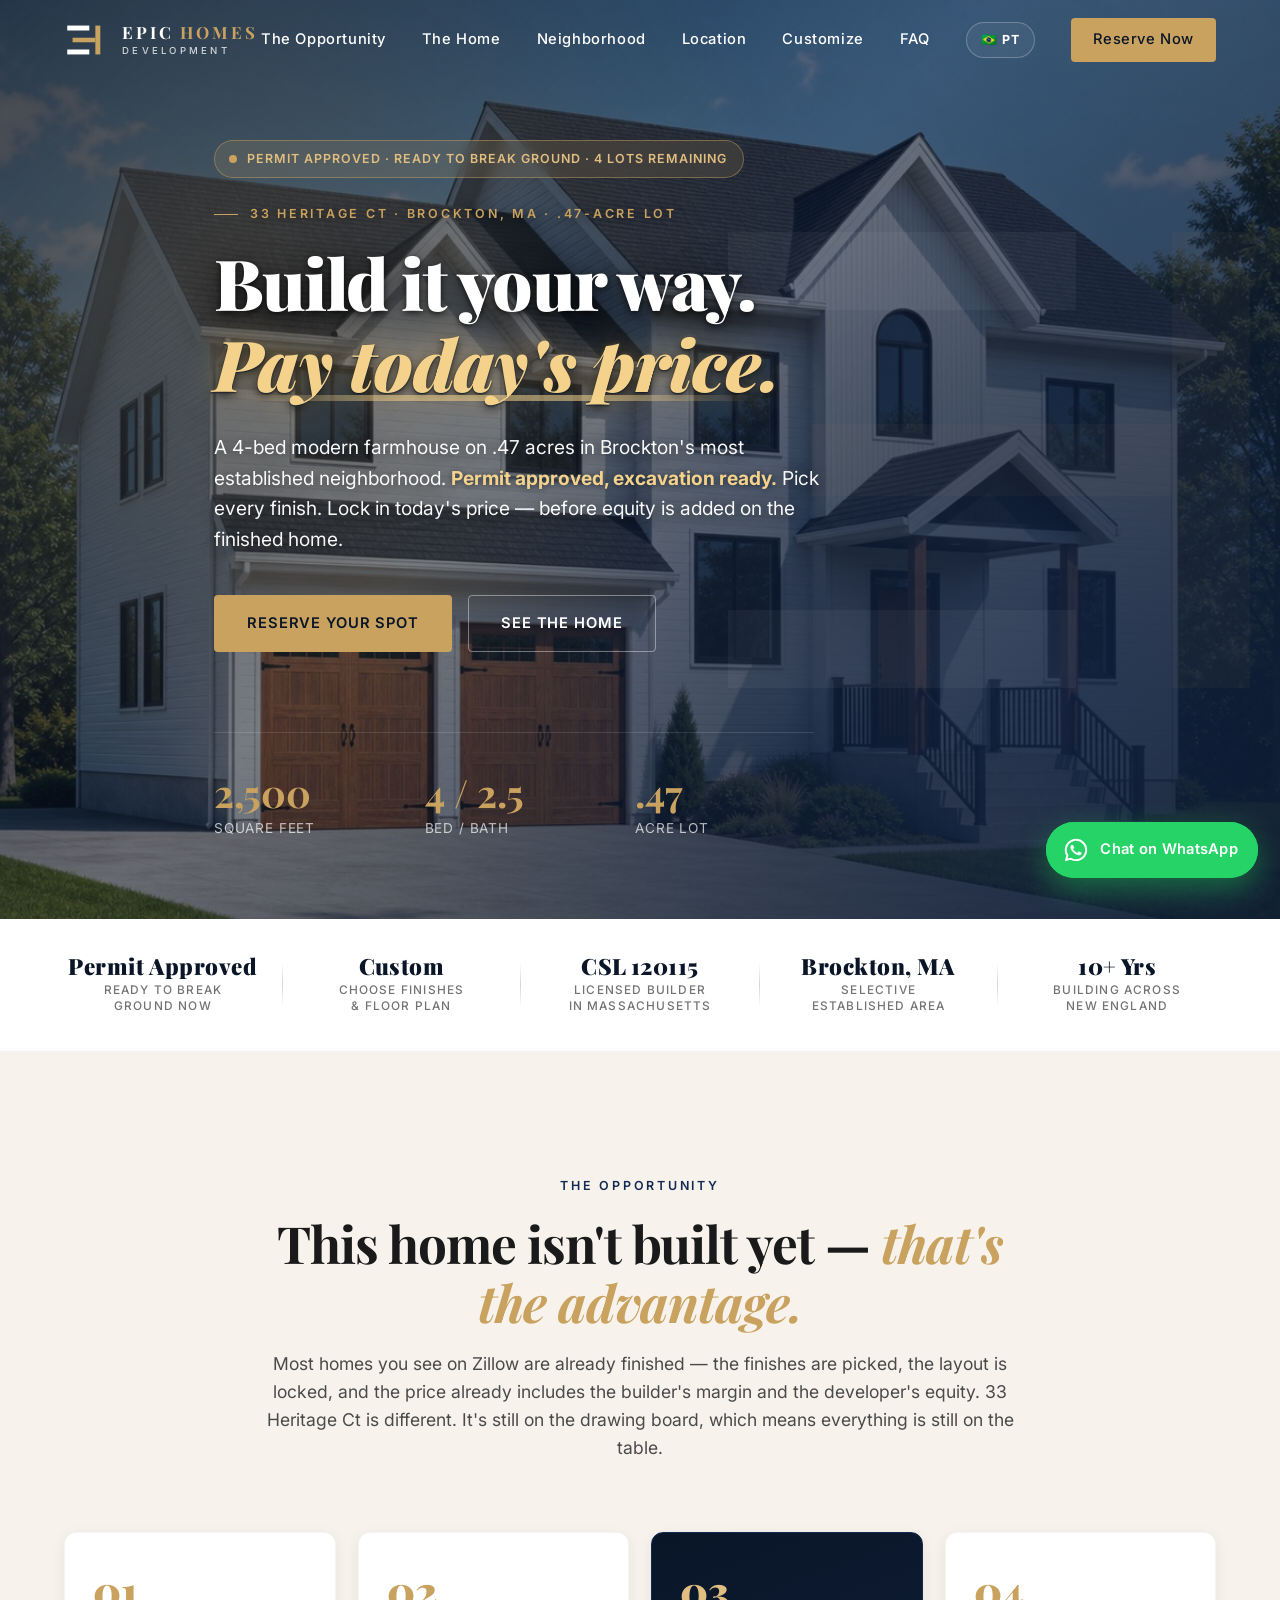
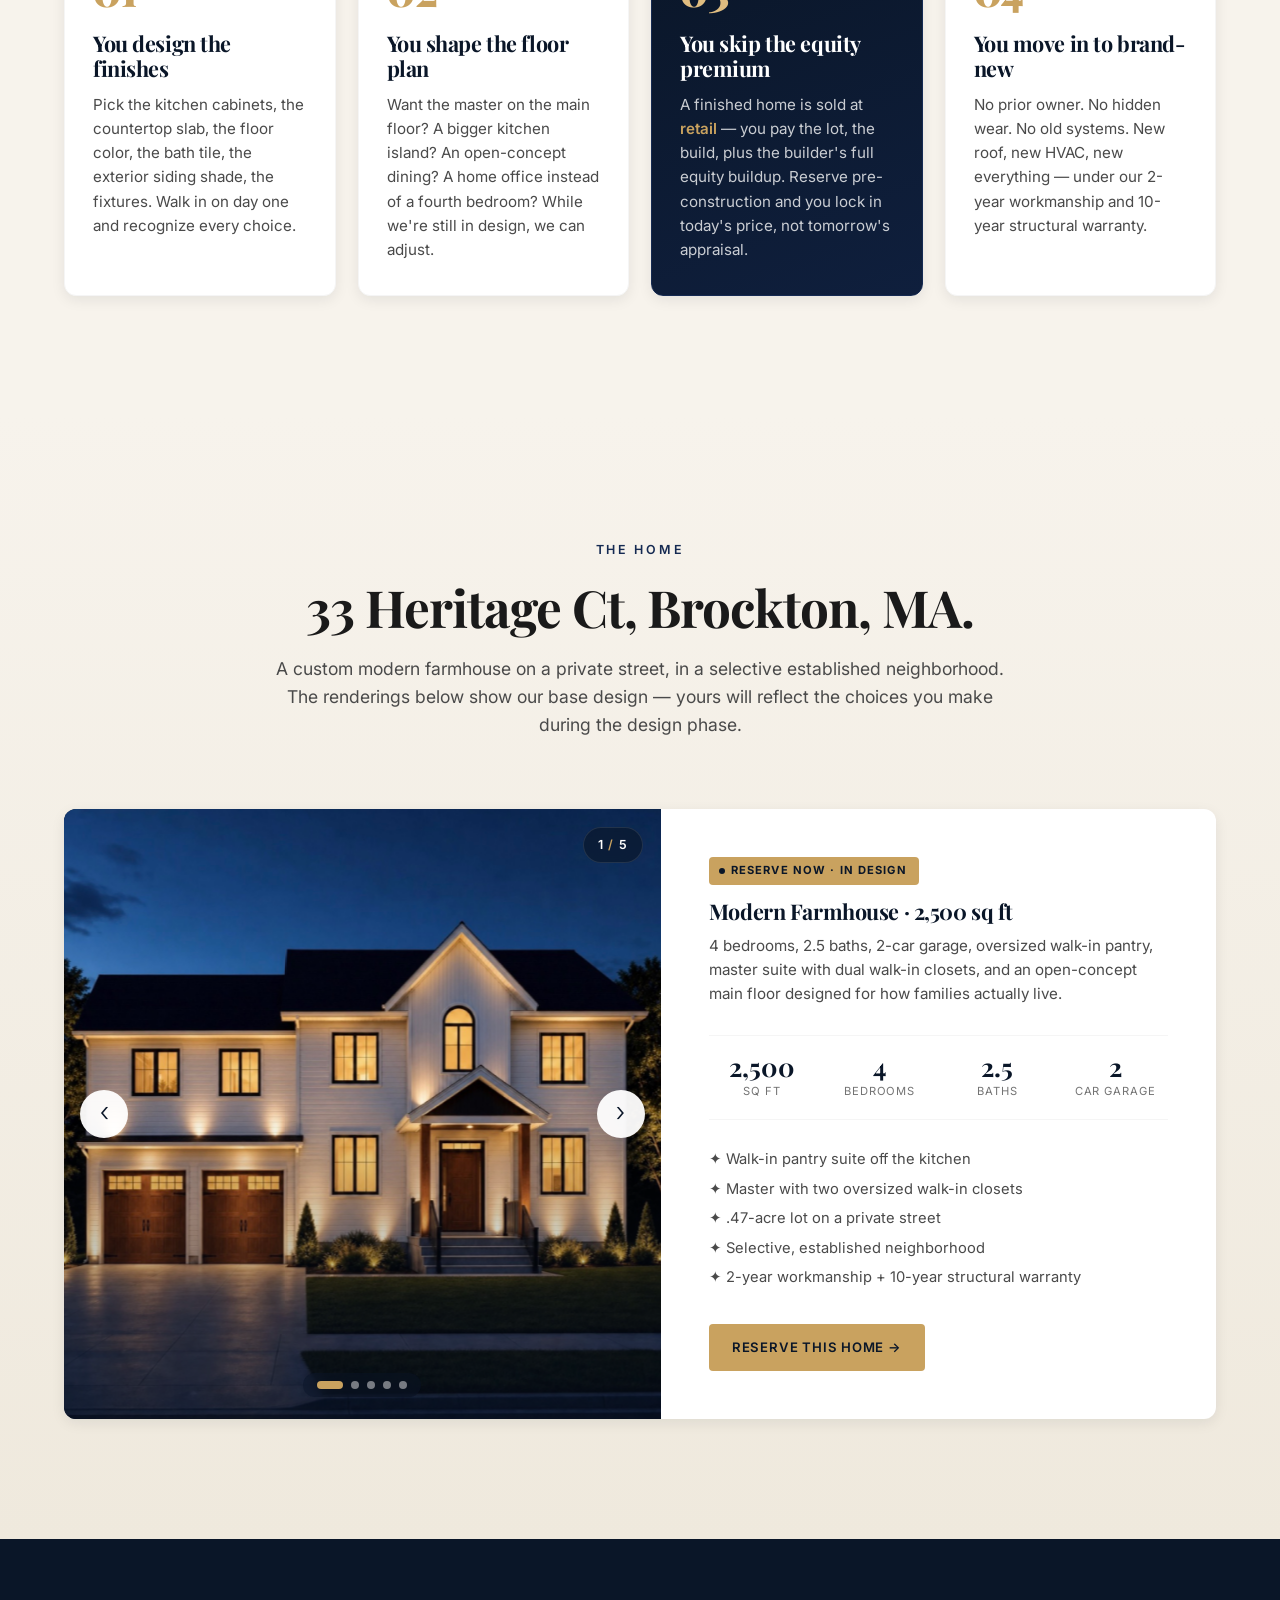
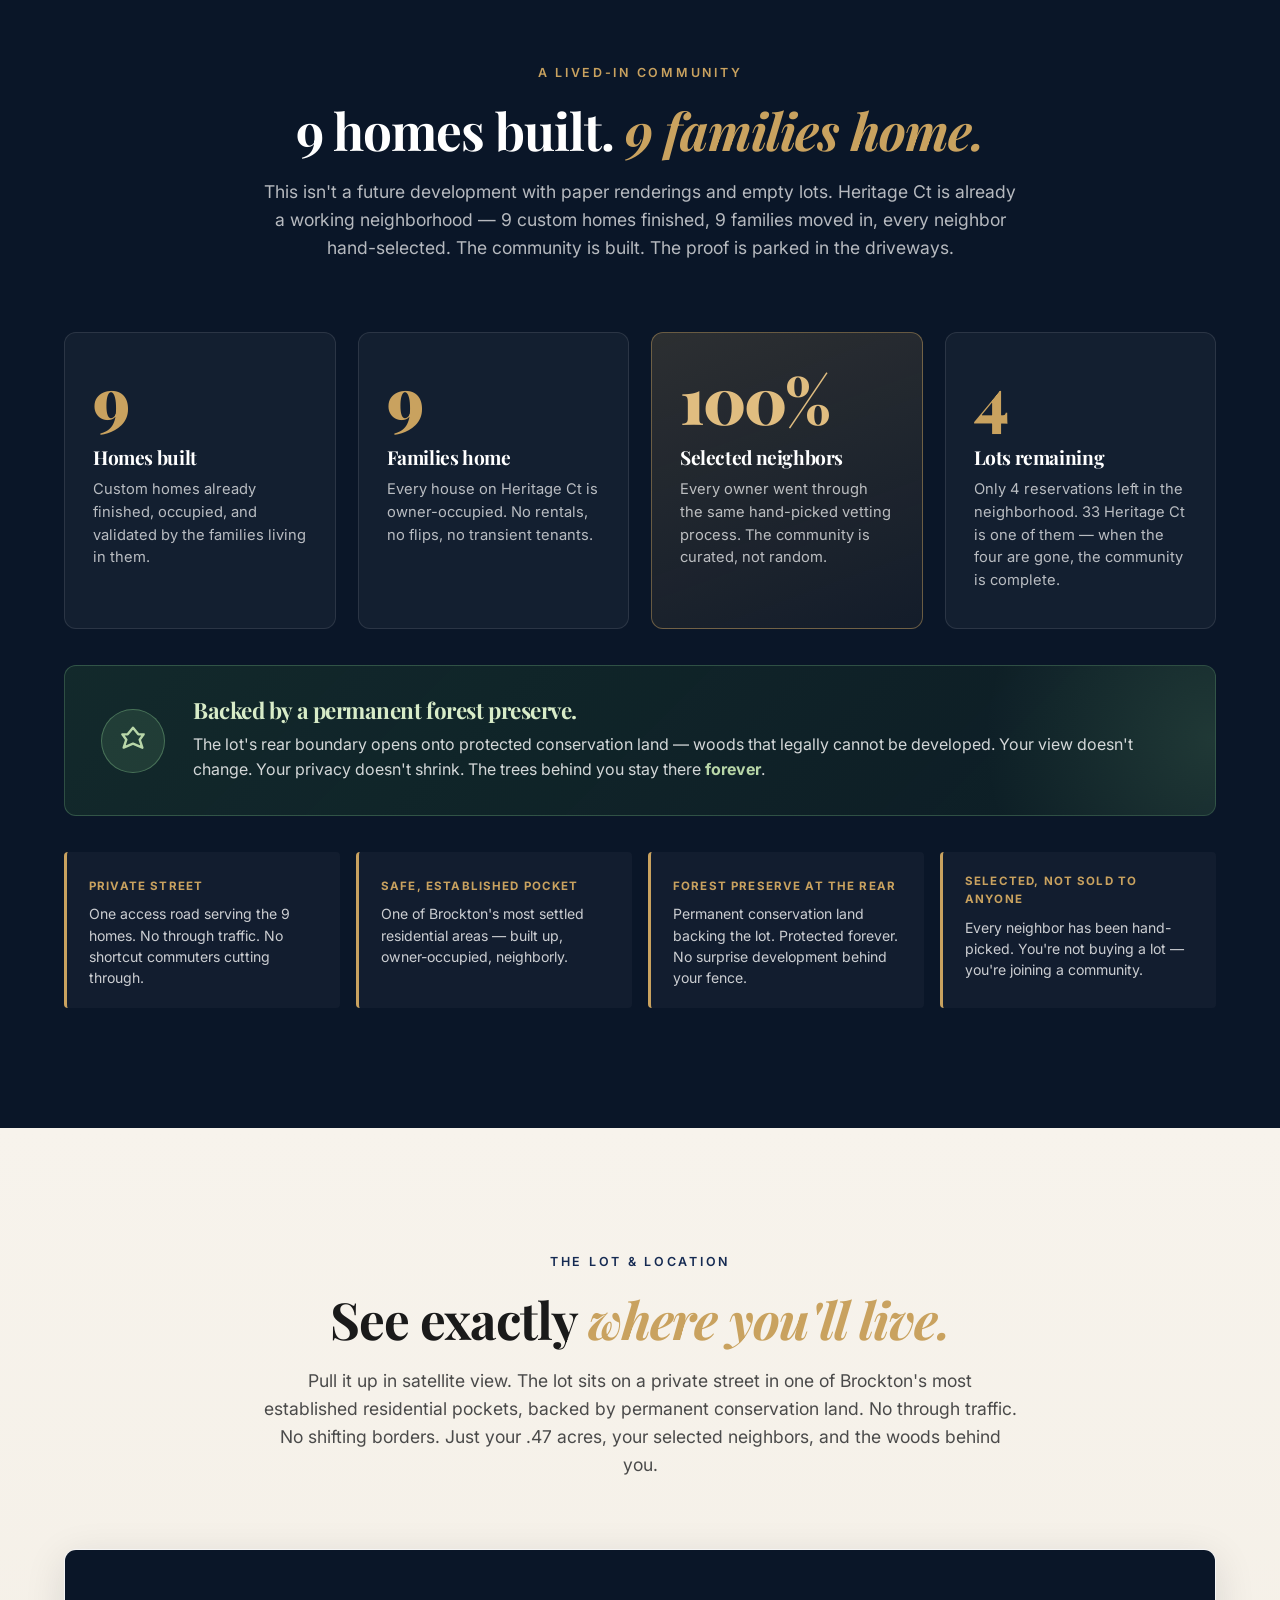
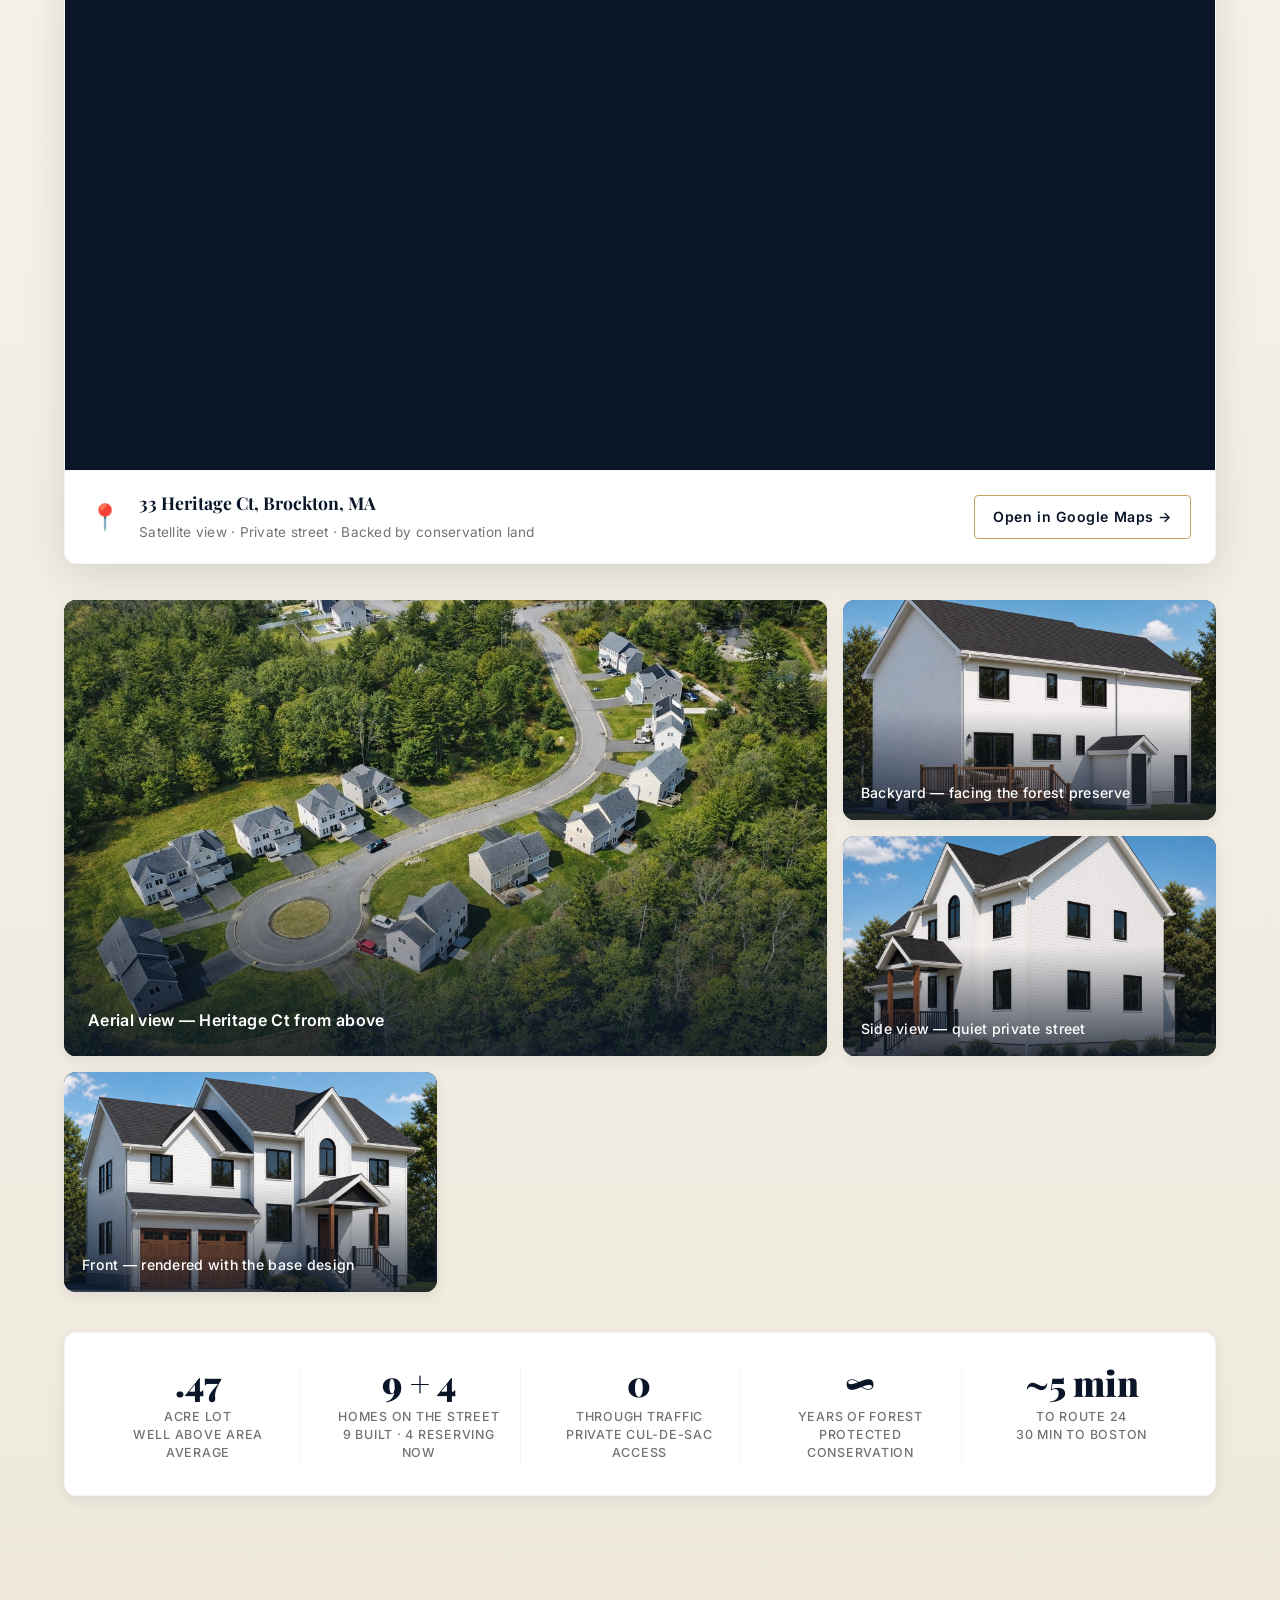
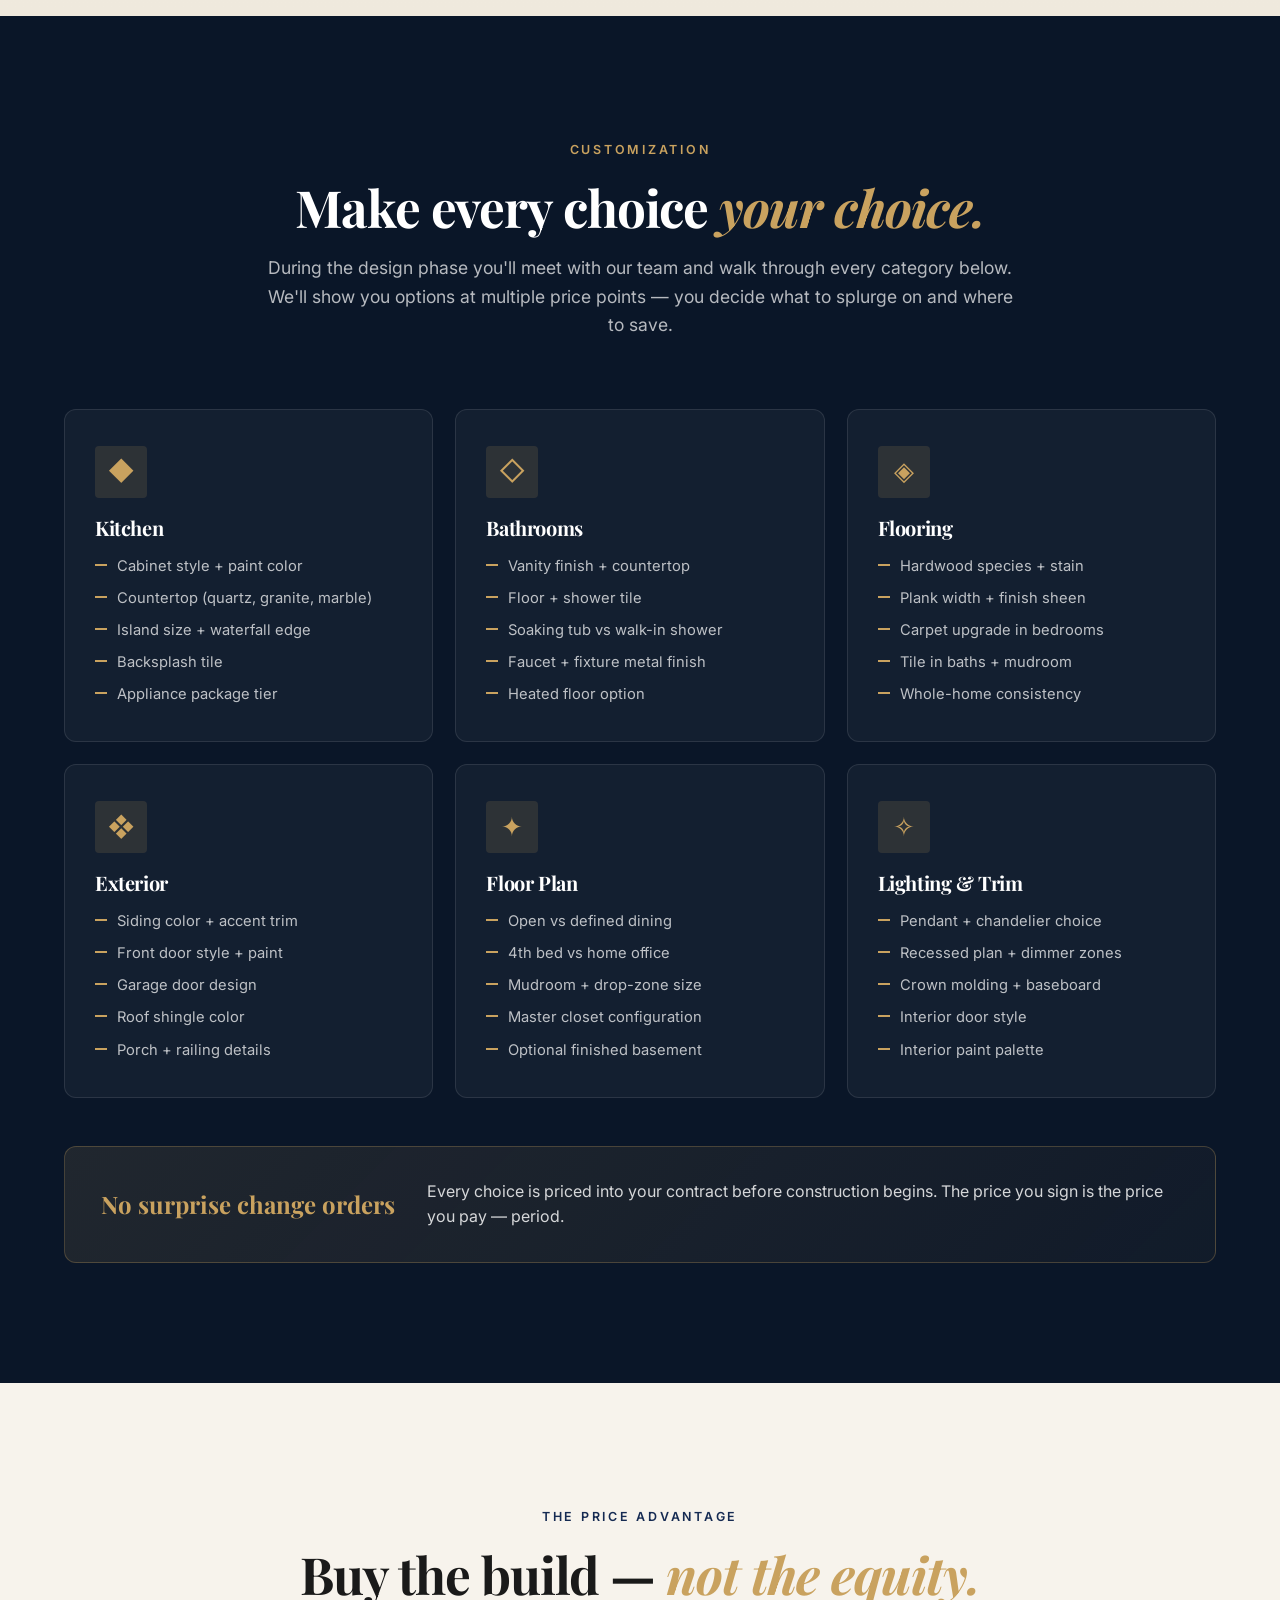
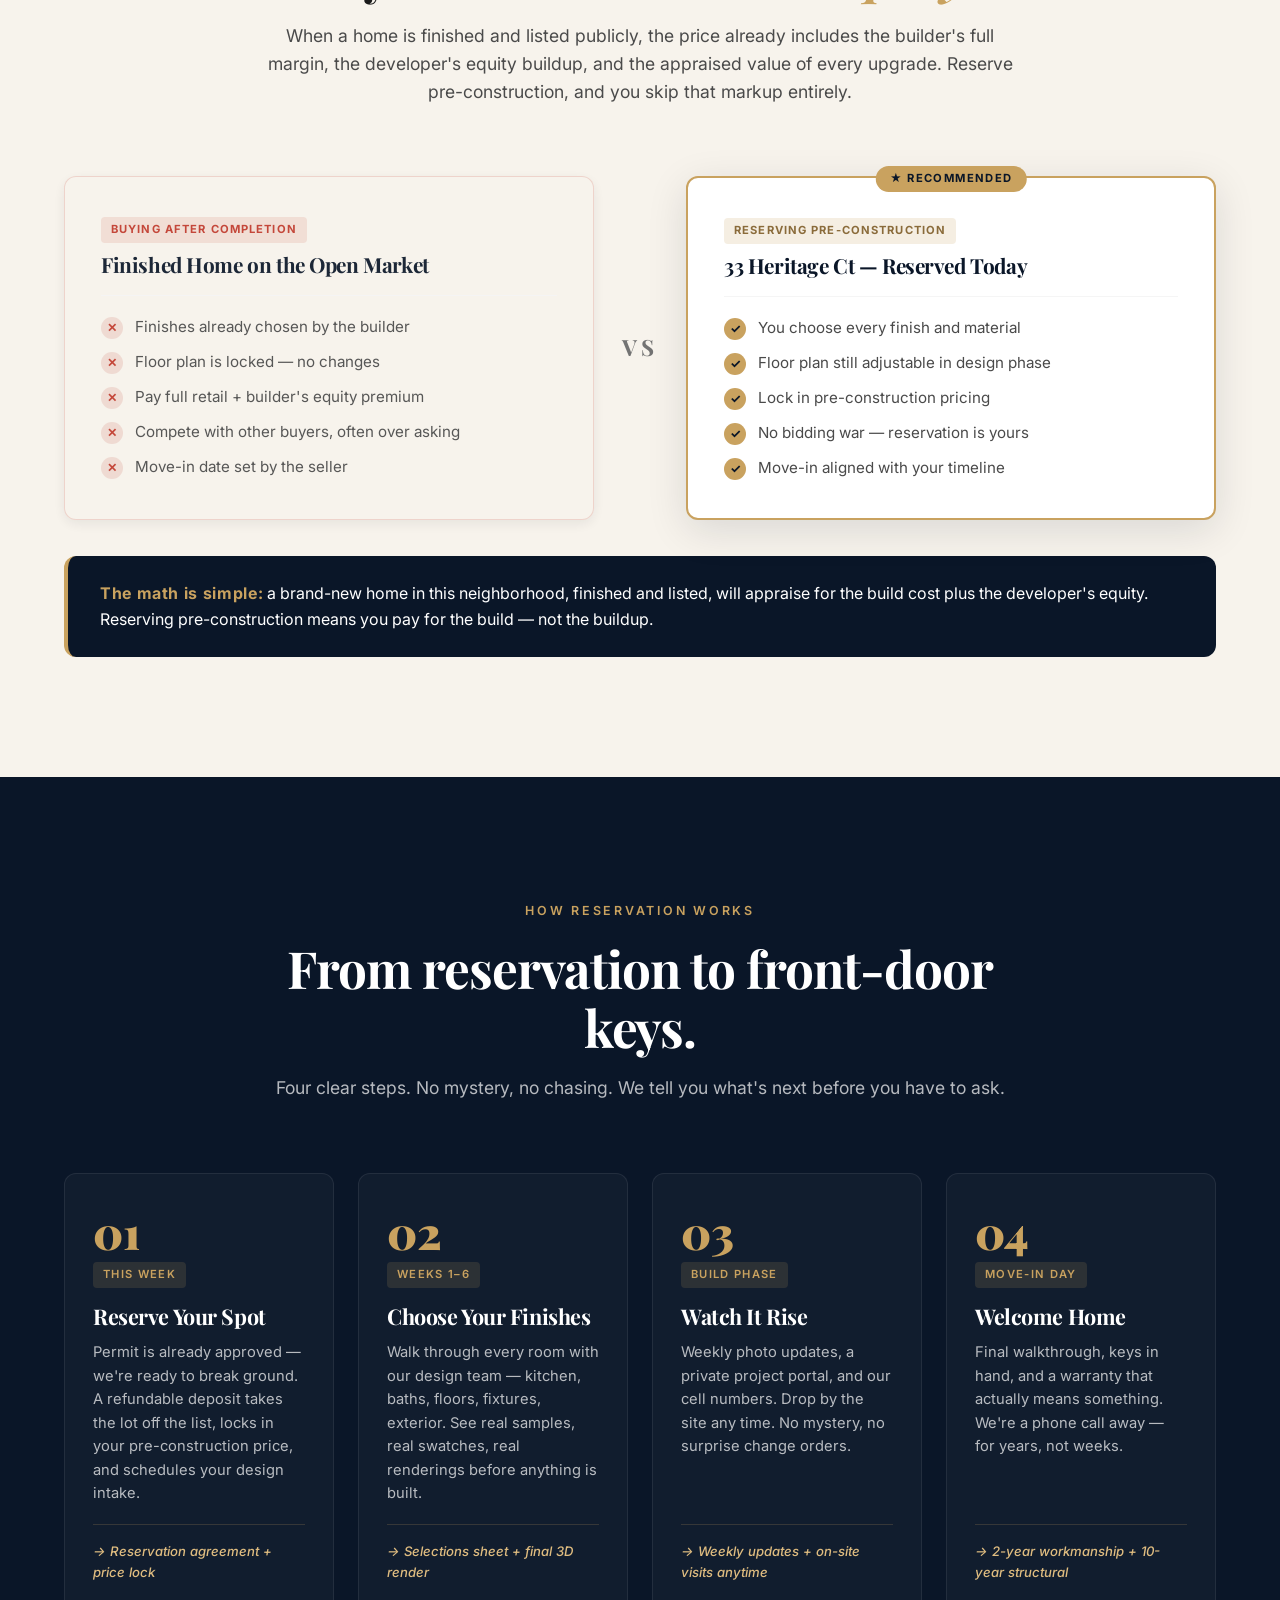
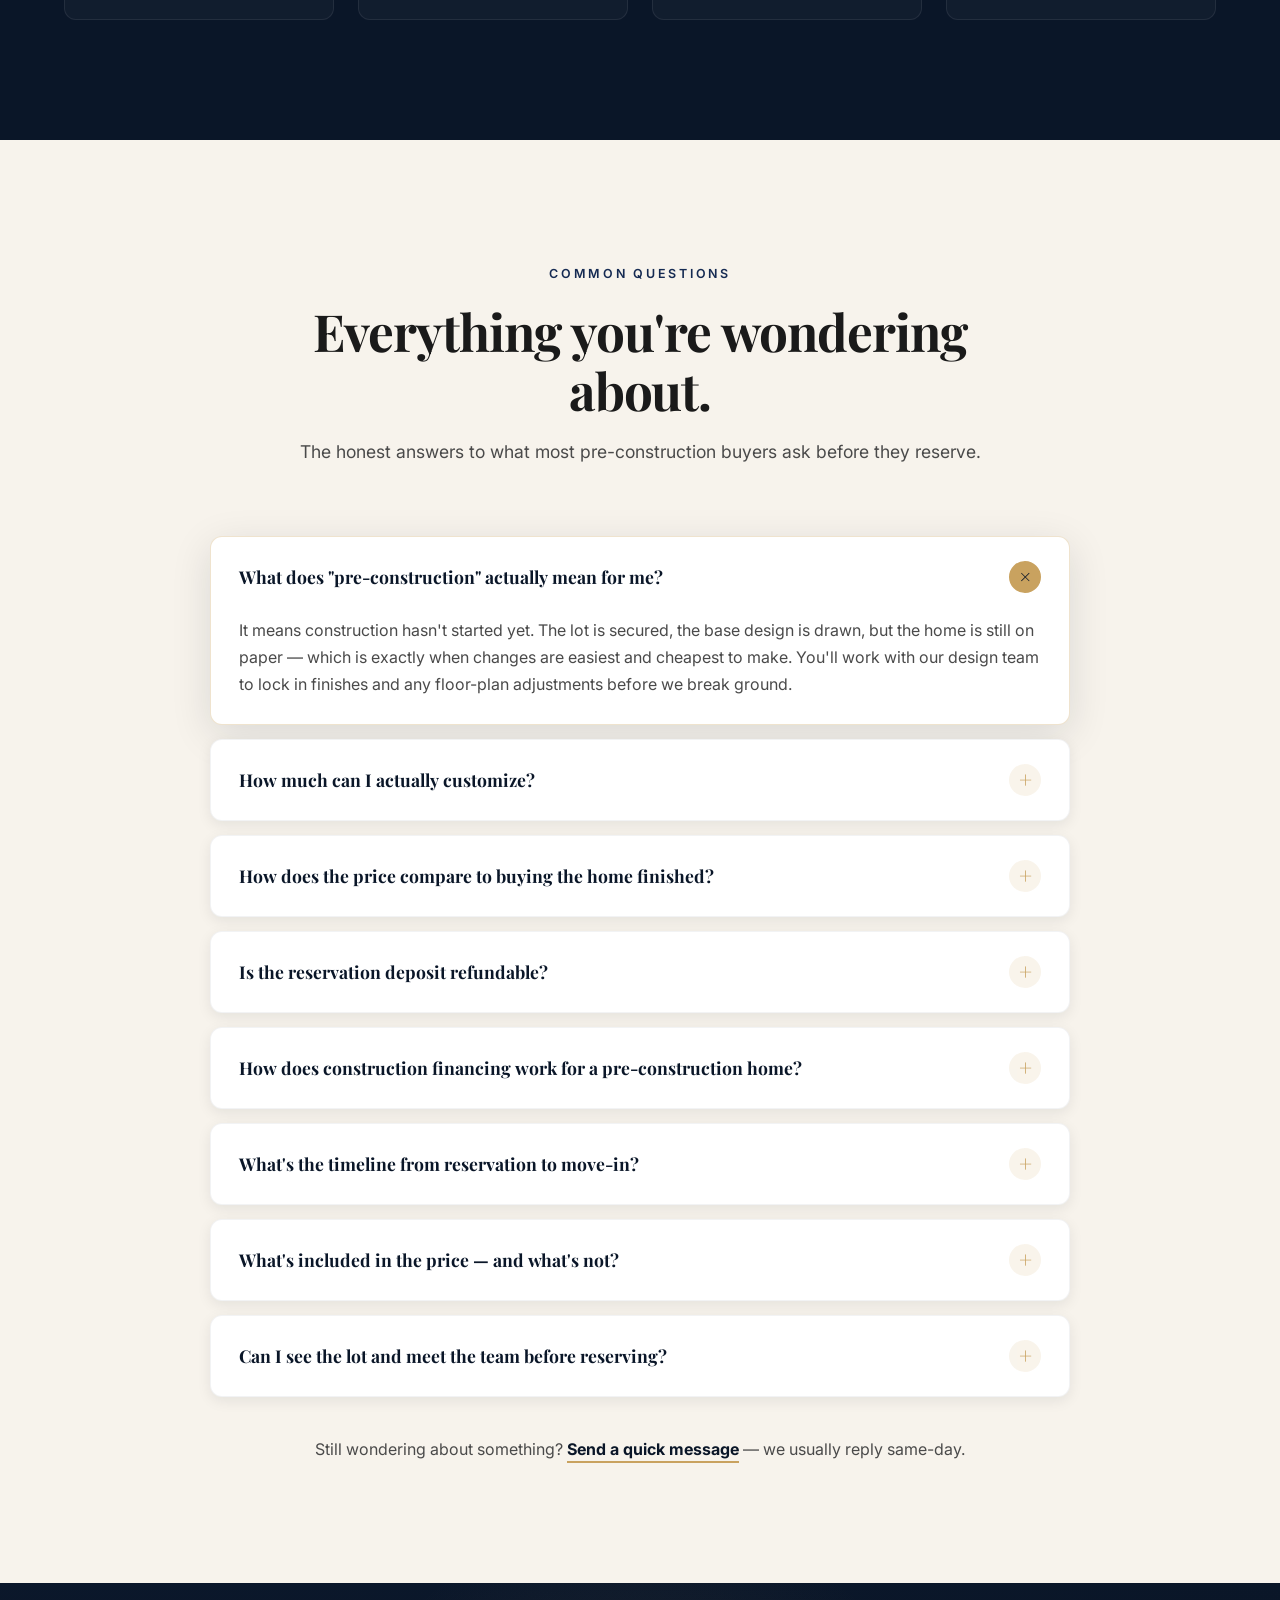
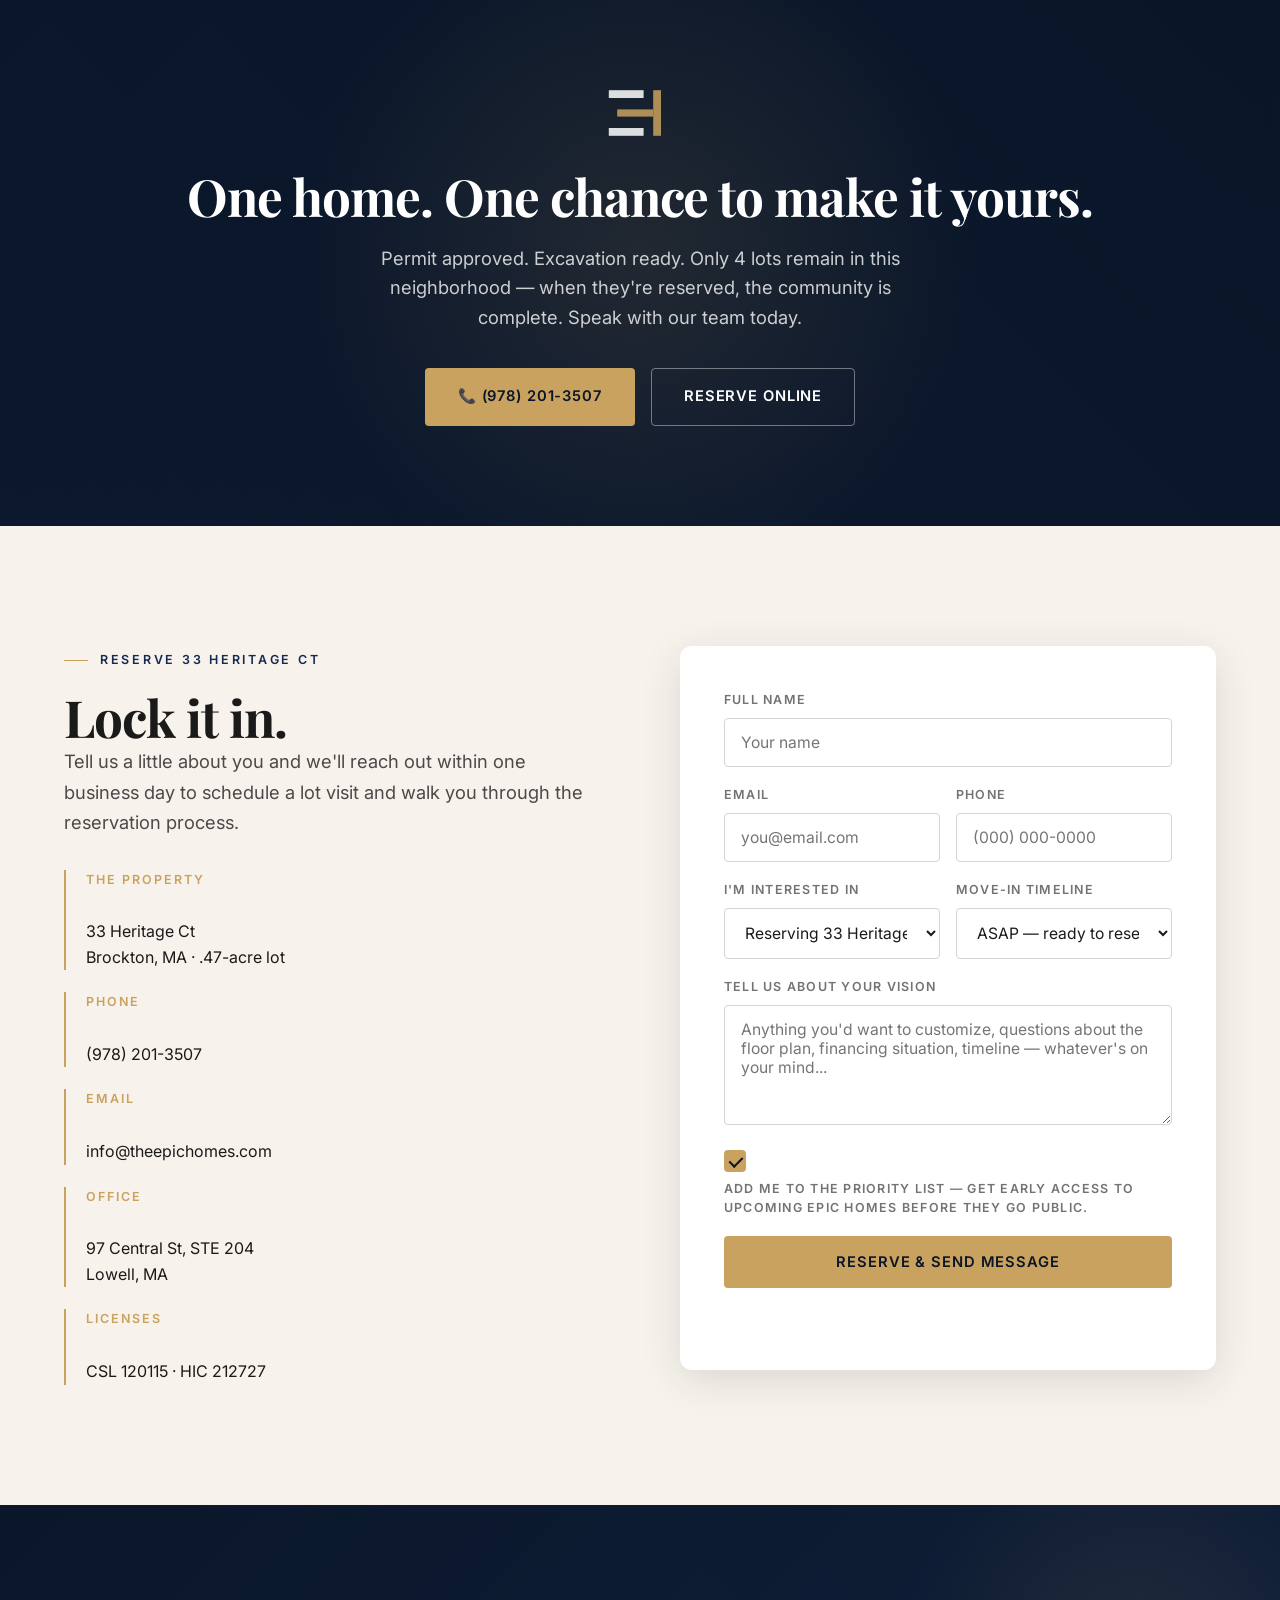
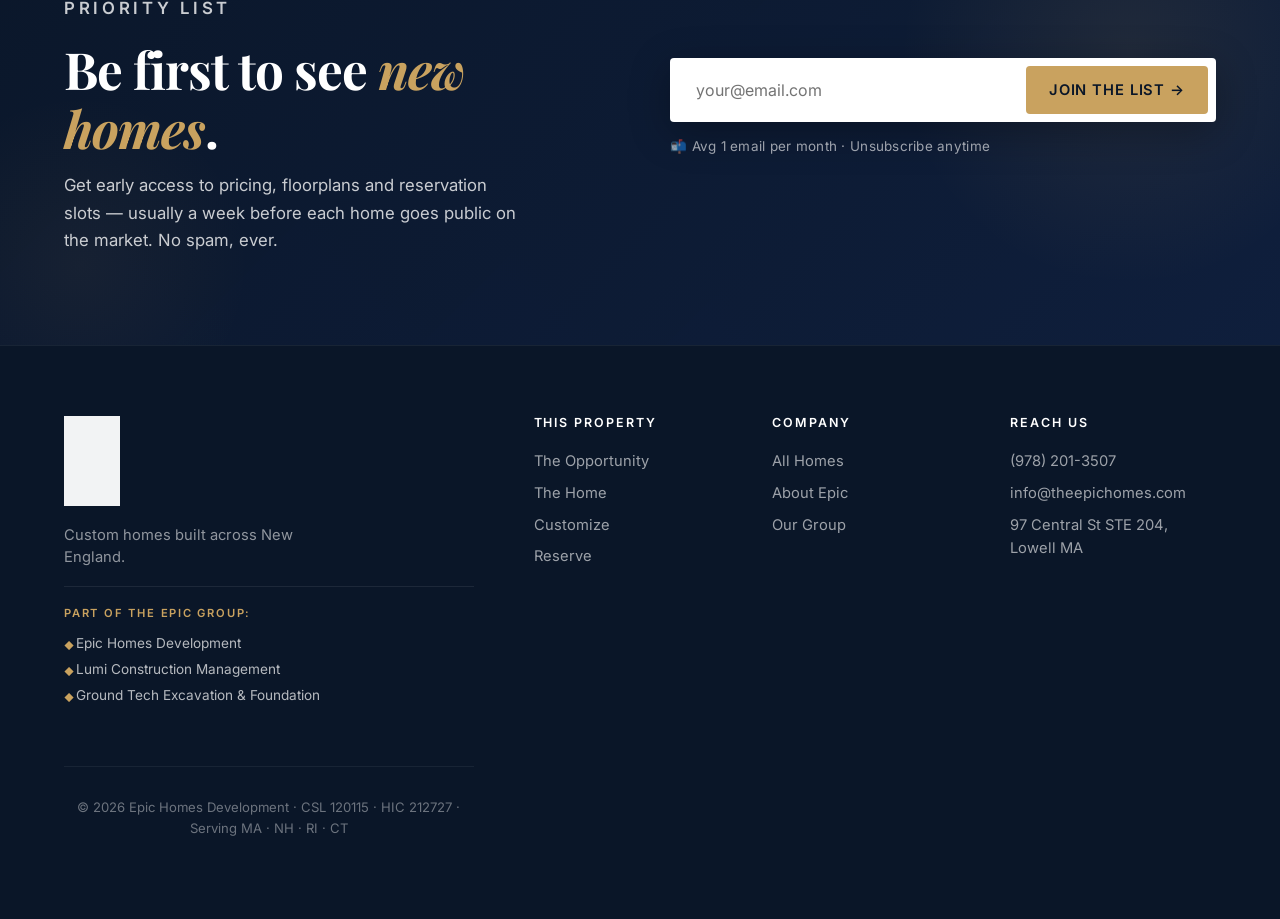
<file: heritage.html>
<!DOCTYPE html>
<html lang="en">
<head>
  <meta charset="UTF-8" />
  <meta name="viewport" content="width=device-width, initial-scale=1.0" />
  <meta name="description" content="33 Heritage Ct, Brockton MA — A custom 4-bed modern farmhouse on a .47-acre lot, available pre-construction. Choose your finishes, adjust the floor plan, and lock in today's price before equity is added." />
  <title>33 Heritage Ct, Brockton MA — Reserve Pre-Construction | Epic Homes Development</title>
  <link rel="icon" type="image/png" href="assets/logo.png" />
  <link rel="apple-touch-icon" href="assets/logo.png" />
  <meta name="theme-color" content="#0a1628" />
  <link rel="canonical" href="https://theepichomes.com/heritage.html" />

  <meta property="og:title" content="33 Heritage Ct, Brockton MA — Pre-Construction Reservation" />
  <meta property="og:description" content="Reserve a 2,500 sq ft custom modern farmhouse before completion. Choose every finish. Lock in today's price." />
  <meta property="og:image" content="https://theepichomes.com/assets/heritage-front.jpg" />
  <meta property="og:url" content="https://theepichomes.com/heritage.html" />
  <meta property="og:type" content="website" />
  <meta property="og:site_name" content="Epic Homes Development" />
  <meta name="twitter:card" content="summary_large_image" />
  <meta name="twitter:title" content="33 Heritage Ct, Brockton MA — Pre-Construction" />
  <meta name="twitter:description" content="Reserve before completion. Choose your finishes. Lock in today's price." />
  <meta name="twitter:image" content="https://theepichomes.com/assets/heritage-front.jpg" />

  <link rel="preconnect" href="https://fonts.googleapis.com" />
  <link rel="preconnect" href="https://fonts.gstatic.com" crossorigin />
  <link href="https://fonts.googleapis.com/css2?family=Playfair+Display:wght@400;500;700;900&family=Inter:wght@300;400;500;600;700&display=swap" rel="stylesheet" />
  <link rel="stylesheet" href="styles.css" />
  <link rel="stylesheet" href="heritage.css" />

  <!-- Meta Pixel — Active — Pixel ID 995116026348486 -->
  <script>
    (function(){
      var PIXEL_ID = '995116026348486';
      if (!PIXEL_ID) return;
      !function(f,b,e,v,n,t,s){if(f.fbq)return;n=f.fbq=function(){n.callMethod?n.callMethod.apply(n,arguments):n.queue.push(arguments)};if(!f._fbq)f._fbq=n;n.push=n;n.loaded=!0;n.version='2.0';n.queue=[];t=b.createElement(e);t.async=!0;t.src=v;s=b.getElementsByTagName(e)[0];s.parentNode.insertBefore(t,s)}(window,document,'script','https://connect.facebook.net/en_US/fbevents.js');
      fbq('init', PIXEL_ID);
      fbq('track', 'PageView');
      // Track engagement with Brockton property page (high-intent visitor)
      fbq('track', 'ViewContent', {
        content_name: '33 Heritage Ct - Brockton MA',
        content_category: 'Property',
        content_ids: ['heritage-brockton'],
        content_type: 'real_estate'
      });
    })();
  </script>
  <!-- /Meta Pixel -->
</head>
<body>

  <header class="nav" id="nav">
    <div class="container nav__inner">
      <a href="index.html" class="nav__brand" aria-label="Epic Homes Development — Home">
        <span class="nav__mark" aria-hidden="true">
          <svg viewBox="0 0 120 100" fill="none" xmlns="http://www.w3.org/2000/svg">
            <rect x="8" y="12" width="58" height="13" class="mark-navy"/>
            <rect x="8" y="75" width="58" height="13" class="mark-navy"/>
            <rect x="22" y="44" width="60" height="12" class="mark-gold"/>
            <rect x="82" y="12" width="13" height="76" class="mark-gold"/>
          </svg>
        </span>
        <span class="nav__brand-text">
          <span class="nav__brand-top">EPIC <span class="nav__brand-gold">HOMES</span></span>
          <span class="nav__brand-bottom">DEVELOPMENT</span>
        </span>
      </a>
      <nav class="nav__links" id="navLinks">
        <a href="#opportunity">The Opportunity</a>
        <a href="#home">The Home</a>
        <a href="#neighborhood">Neighborhood</a>
        <a href="#location">Location</a>
        <a href="#customize">Customize</a>
        <a href="#faq">FAQ</a>
        <a href="heritage-pt.html" class="lang-switch" aria-label="Ver em português">🇧🇷 PT</a>
        <a href="#reserve" class="nav__cta">Reserve Now</a>
      </nav>
      <button class="nav__toggle" id="navToggle" aria-label="Menu">
        <span></span><span></span><span></span>
      </button>
    </div>
  </header>

  <!-- ============ HERO ============ -->
  <section class="hero hero--heritage" id="top">
    <div class="hero__bg hero__bg--heritage" aria-hidden="true"></div>
    <div class="hero__watermark" aria-hidden="true">
      <svg viewBox="0 0 120 100" fill="none" xmlns="http://www.w3.org/2000/svg">
        <rect x="8" y="12" width="58" height="13" fill="#ffffff"/>
        <rect x="8" y="75" width="58" height="13" fill="#ffffff"/>
        <rect x="22" y="44" width="60" height="12" fill="#c9a25f"/>
        <rect x="82" y="12" width="13" height="76" fill="#c9a25f"/>
      </svg>
    </div>
    <div class="container hero__inner">
      <div class="hero__badge">
        <span class="hero__badge-dot"></span>
        <span>Permit Approved · Ready to Break Ground · 4 Lots Remaining</span>
      </div>
      <p class="eyebrow">33 Heritage Ct · Brockton, MA · .47-Acre Lot</p>
      <h1 class="hero__title">Build it your way. <em>Pay today's price.</em></h1>
      <p class="hero__sub">
        A 4-bed modern farmhouse on .47 acres in Brockton's most established
        neighborhood. <strong style="color:var(--gold)">Permit approved, excavation ready.</strong>
        Pick every finish. Lock in today's price — before equity is added on
        the finished home.
      </p>
      <div class="hero__actions">
        <a href="#reserve" class="btn btn--gold">Reserve Your Spot</a>
        <a href="#home" class="btn btn--ghost">See the Home</a>
      </div>
      <div class="hero__stats">
        <div><strong>2,500</strong><span>Square feet</span></div>
        <div><strong>4 / 2.5</strong><span>Bed / Bath</span></div>
        <div><strong>.47</strong><span>Acre lot</span></div>
      </div>
    </div>
  </section>

  <!-- ============ TRUST STRIP ============ -->
  <section class="trust-strip" aria-label="Credentials and trust signals">
    <div class="container trust-strip__inner">
      <div class="trust-item">
        <strong>Permit Approved</strong>
        <span>Ready to break<br/>ground now</span>
      </div>
      <div class="trust-divider" aria-hidden="true"></div>
      <div class="trust-item">
        <strong>Custom</strong>
        <span>Choose finishes<br/>& floor plan</span>
      </div>
      <div class="trust-divider" aria-hidden="true"></div>
      <div class="trust-item">
        <strong>CSL 120115</strong>
        <span>Licensed builder<br/>in Massachusetts</span>
      </div>
      <div class="trust-divider" aria-hidden="true"></div>
      <div class="trust-item">
        <strong>Brockton, MA</strong>
        <span>Selective<br/>established area</span>
      </div>
      <div class="trust-divider" aria-hidden="true"></div>
      <div class="trust-item">
        <strong>10+ Yrs</strong>
        <span>Building across<br/>New England</span>
      </div>
    </div>
  </section>

  <!-- ============ THE OPPORTUNITY ============ -->
  <section class="section" id="opportunity">
    <div class="container">
      <div class="section__head">
        <p class="eyebrow">The Opportunity</p>
        <h2>This home isn't built yet — <em>that's the advantage.</em></h2>
        <p class="section__lead">Most homes you see on Zillow are already finished — the finishes are picked, the layout is locked, and the price already includes the builder's margin and the developer's equity. 33 Heritage Ct is different. It's still on the drawing board, which means everything is still on the table.</p>
      </div>

      <div class="pillars">
        <article class="pillar">
          <div class="pillar__num">01</div>
          <h3>You design the finishes</h3>
          <p>Pick the kitchen cabinets, the countertop slab, the floor color, the bath tile, the exterior siding shade, the fixtures. Walk in on day one and recognize every choice.</p>
        </article>
        <article class="pillar">
          <div class="pillar__num">02</div>
          <h3>You shape the floor plan</h3>
          <p>Want the master on the main floor? A bigger kitchen island? An open-concept dining? A home office instead of a fourth bedroom? While we're still in design, we can adjust.</p>
        </article>
        <article class="pillar pillar--gold">
          <div class="pillar__num">03</div>
          <h3>You skip the equity premium</h3>
          <p>A finished home is sold at <em>retail</em> — you pay the lot, the build, plus the builder's full equity buildup. Reserve pre-construction and you lock in today's price, not tomorrow's appraisal.</p>
        </article>
        <article class="pillar">
          <div class="pillar__num">04</div>
          <h3>You move in to brand-new</h3>
          <p>No prior owner. No hidden wear. No old systems. New roof, new HVAC, new everything — under our 2-year workmanship and 10-year structural warranty.</p>
        </article>
      </div>
    </div>
  </section>

  <!-- ============ THE HOME ============ -->
  <section class="section section--cream" id="home">
    <div class="container">
      <div class="section__head">
        <p class="eyebrow">The Home</p>
        <h2>33 Heritage Ct, Brockton, MA.</h2>
        <p class="section__lead">A custom modern farmhouse on a private street, in a selective established neighborhood. The renderings below show our base design — yours will reflect the choices you make during the design phase.</p>
      </div>

      <article class="project project--lg project--solo">
        <div class="carousel" id="heritageCarousel" aria-label="33 Heritage Ct photo gallery">
          <div class="carousel__track">
            <div class="carousel__slide" style="background-image:url('assets/hero-night.jpg')" role="img" aria-label="Front exterior at night"></div>
            <div class="carousel__slide" style="background-image:url('assets/heritage-front.jpg')" role="img" aria-label="Front exterior daytime"></div>
            <div class="carousel__slide" style="background-image:url('assets/heritage-back.jpg')" role="img" aria-label="Back of the home with deck"></div>
            <div class="carousel__slide" style="background-image:url('assets/heritage-side.jpg')" role="img" aria-label="Side view"></div>
            <div class="carousel__slide" style="background-image:url('assets/neighborhood-aerial.jpg')" role="img" aria-label="Aerial view of the neighborhood"></div>
          </div>
          <button class="carousel__btn carousel__btn--prev" aria-label="Previous photo">‹</button>
          <button class="carousel__btn carousel__btn--next" aria-label="Next photo">›</button>
          <div class="carousel__counter"><span id="heritageCurrent">1</span> / <span id="heritageTotal">5</span></div>
          <div class="carousel__dots" role="tablist">
            <button class="carousel__dot is-active" aria-label="Photo 1"></button>
            <button class="carousel__dot" aria-label="Photo 2"></button>
            <button class="carousel__dot" aria-label="Photo 3"></button>
            <button class="carousel__dot" aria-label="Photo 4"></button>
            <button class="carousel__dot" aria-label="Photo 5"></button>
          </div>
        </div>
        <div class="project__body">
          <span class="tag tag--available">Reserve Now · In Design</span>
          <h3>Modern Farmhouse · 2,500 sq ft</h3>
          <p>4 bedrooms, 2.5 baths, 2-car garage, oversized walk-in pantry, master suite with dual walk-in closets, and an open-concept main floor designed for how families actually live.</p>
          <div class="project__features">
            <div><strong>2,500</strong><span>sq ft</span></div>
            <div><strong>4</strong><span>bedrooms</span></div>
            <div><strong>2.5</strong><span>baths</span></div>
            <div><strong>2</strong><span>car garage</span></div>
          </div>
          <ul class="project__highlights">
            <li>✦ Walk-in pantry suite off the kitchen</li>
            <li>✦ Master with two oversized walk-in closets</li>
            <li>✦ .47-acre lot on a private street</li>
            <li>✦ Selective, established neighborhood</li>
            <li>✦ 2-year workmanship + 10-year structural warranty</li>
          </ul>
          <a href="#reserve" class="btn btn--gold btn--sm">Reserve This Home →</a>
        </div>
      </article>
    </div>
  </section>

  <!-- ============ NEIGHBORHOOD — SOCIAL PROOF ============ -->
  <section class="section section--dark" id="neighborhood">
    <div class="container">
      <div class="section__head">
        <p class="eyebrow eyebrow--gold">A Lived-In Community</p>
        <h2>9 homes built. <em>9 families home.</em></h2>
        <p class="section__lead">This isn't a future development with paper renderings and empty lots. Heritage Ct is already a working neighborhood — 9 custom homes finished, 9 families moved in, every neighbor hand-selected. The community is built. The proof is parked in the driveways.</p>
      </div>

      <div class="proof-grid">
        <article class="proof-stat">
          <div class="proof-stat__num">9</div>
          <h3>Homes built</h3>
          <p>Custom homes already finished, occupied, and validated by the families living in them.</p>
        </article>
        <article class="proof-stat">
          <div class="proof-stat__num">9</div>
          <h3>Families home</h3>
          <p>Every house on Heritage Ct is owner-occupied. No rentals, no flips, no transient tenants.</p>
        </article>
        <article class="proof-stat proof-stat--gold">
          <div class="proof-stat__num">100%</div>
          <h3>Selected neighbors</h3>
          <p>Every owner went through the same hand-picked vetting process. The community is curated, not random.</p>
        </article>
        <article class="proof-stat">
          <div class="proof-stat__num">4</div>
          <h3>Lots remaining</h3>
          <p>Only 4 reservations left in the neighborhood. 33 Heritage Ct is one of them — when the four are gone, the community is complete.</p>
        </article>
      </div>

      <div class="proof-callout">
        <div class="proof-callout__icon" aria-hidden="true">
          <svg viewBox="0 0 24 24" fill="none" stroke="currentColor" stroke-width="1.8" stroke-linecap="round" stroke-linejoin="round">
            <path d="M12 2 L8 7 L4 7 L7 11 L5 17 L12 14 L19 17 L17 11 L20 7 L16 7 Z"/>
          </svg>
        </div>
        <div class="proof-callout__body">
          <h3>Backed by a permanent forest preserve.</h3>
          <p>The lot's rear boundary opens onto protected conservation land — woods that legally cannot be developed. Your view doesn't change. Your privacy doesn't shrink. The trees behind you stay there <em>forever</em>.</p>
        </div>
      </div>

      <div class="proof-features">
        <div class="proof-feature">
          <span class="proof-feature__chip">Private street</span>
          <p>One access road serving the 9 homes. No through traffic. No shortcut commuters cutting through.</p>
        </div>
        <div class="proof-feature">
          <span class="proof-feature__chip">Safe, established pocket</span>
          <p>One of Brockton's most settled residential areas — built up, owner-occupied, neighborly.</p>
        </div>
        <div class="proof-feature">
          <span class="proof-feature__chip">Forest preserve at the rear</span>
          <p>Permanent conservation land backing the lot. Protected forever. No surprise development behind your fence.</p>
        </div>
        <div class="proof-feature">
          <span class="proof-feature__chip">Selected, not sold to anyone</span>
          <p>Every neighbor has been hand-picked. You're not buying a lot — you're joining a community.</p>
        </div>
      </div>
    </div>
  </section>

  <!-- ============ THE LOT & LOCATION (Google Maps satellite + gallery) ============ -->
  <section class="section section--cream" id="location">
    <div class="container">
      <div class="section__head">
        <p class="eyebrow">The Lot & Location</p>
        <h2>See exactly <em>where you'll live.</em></h2>
        <p class="section__lead">Pull it up in satellite view. The lot sits on a private street in one of Brockton's most established residential pockets, backed by permanent conservation land. No through traffic. No shifting borders. Just your .47 acres, your selected neighbors, and the woods behind you.</p>
      </div>

      <div class="map-wrap">
        <div class="map-frame">
          <iframe
            src="https://maps.google.com/maps?q=33+Heritage+Ct%2C+Brockton%2C+MA&t=k&z=18&ie=UTF8&iwloc=&output=embed"
            width="100%" height="520"
            style="border:0;"
            allowfullscreen=""
            loading="lazy"
            referrerpolicy="no-referrer-when-downgrade"
            title="Satellite view — 33 Heritage Ct, Brockton, MA">
          </iframe>
        </div>
        <div class="map-meta">
          <div class="map-meta__pin" aria-hidden="true">📍</div>
          <div class="map-meta__text">
            <strong>33 Heritage Ct, Brockton, MA</strong>
            <span>Satellite view · Private street · Backed by conservation land</span>
          </div>
          <a class="map-meta__link" href="https://www.google.com/maps/search/?api=1&query=33+Heritage+Ct%2C+Brockton%2C+MA" target="_blank" rel="noopener">
            Open in Google Maps →
          </a>
        </div>
      </div>

      <div class="lot-gallery">
        <figure class="lot-photo lot-photo--lg">
          <div class="lot-photo__img" style="background-image:url('assets/neighborhood-aerial.jpg')" role="img" aria-label="Aerial view of Heritage Ct"></div>
          <figcaption>Aerial view — Heritage Ct from above</figcaption>
        </figure>
        <figure class="lot-photo">
          <div class="lot-photo__img" style="background-image:url('assets/heritage-back.jpg')" role="img" aria-label="Backyard facing forest preserve"></div>
          <figcaption>Backyard — facing the forest preserve</figcaption>
        </figure>
        <figure class="lot-photo">
          <div class="lot-photo__img" style="background-image:url('assets/heritage-side.jpg')" role="img" aria-label="Side view of the lot"></div>
          <figcaption>Side view — quiet private street</figcaption>
        </figure>
        <figure class="lot-photo">
          <div class="lot-photo__img" style="background-image:url('assets/heritage-front.jpg')" role="img" aria-label="Front of the home rendering"></div>
          <figcaption>Front — rendered with the base design</figcaption>
        </figure>
      </div>

      <div class="lot-highlights">
        <div class="lot-highlight">
          <strong>.47</strong>
          <span>Acre lot<br/>well above area average</span>
        </div>
        <div class="lot-highlight">
          <strong>9 + 4</strong>
          <span>Homes on the street<br/>9 built · 4 reserving now</span>
        </div>
        <div class="lot-highlight">
          <strong>0</strong>
          <span>Through traffic<br/>private cul-de-sac access</span>
        </div>
        <div class="lot-highlight">
          <strong>∞</strong>
          <span>Years of forest<br/>protected conservation</span>
        </div>
        <div class="lot-highlight">
          <strong>~5 min</strong>
          <span>To Route 24<br/>30 min to Boston</span>
        </div>
      </div>
    </div>
  </section>

  <!-- ============ CUSTOMIZATION ============ -->
  <section class="section section--dark" id="customize">
    <div class="container">
      <div class="section__head">
        <p class="eyebrow eyebrow--gold">Customization</p>
        <h2>Make every choice <em>your choice.</em></h2>
        <p class="section__lead">During the design phase you'll meet with our team and walk through every category below. We'll show you options at multiple price points — you decide what to splurge on and where to save.</p>
      </div>

      <div class="custom-grid">
        <article class="custom-card">
          <div class="custom-card__icon">◆</div>
          <h3>Kitchen</h3>
          <ul>
            <li>Cabinet style + paint color</li>
            <li>Countertop (quartz, granite, marble)</li>
            <li>Island size + waterfall edge</li>
            <li>Backsplash tile</li>
            <li>Appliance package tier</li>
          </ul>
        </article>

        <article class="custom-card">
          <div class="custom-card__icon">◇</div>
          <h3>Bathrooms</h3>
          <ul>
            <li>Vanity finish + countertop</li>
            <li>Floor + shower tile</li>
            <li>Soaking tub vs walk-in shower</li>
            <li>Faucet + fixture metal finish</li>
            <li>Heated floor option</li>
          </ul>
        </article>

        <article class="custom-card">
          <div class="custom-card__icon">◈</div>
          <h3>Flooring</h3>
          <ul>
            <li>Hardwood species + stain</li>
            <li>Plank width + finish sheen</li>
            <li>Carpet upgrade in bedrooms</li>
            <li>Tile in baths + mudroom</li>
            <li>Whole-home consistency</li>
          </ul>
        </article>

        <article class="custom-card">
          <div class="custom-card__icon">❖</div>
          <h3>Exterior</h3>
          <ul>
            <li>Siding color + accent trim</li>
            <li>Front door style + paint</li>
            <li>Garage door design</li>
            <li>Roof shingle color</li>
            <li>Porch + railing details</li>
          </ul>
        </article>

        <article class="custom-card">
          <div class="custom-card__icon">✦</div>
          <h3>Floor Plan</h3>
          <ul>
            <li>Open vs defined dining</li>
            <li>4th bed vs home office</li>
            <li>Mudroom + drop-zone size</li>
            <li>Master closet configuration</li>
            <li>Optional finished basement</li>
          </ul>
        </article>

        <article class="custom-card">
          <div class="custom-card__icon">✧</div>
          <h3>Lighting & Trim</h3>
          <ul>
            <li>Pendant + chandelier choice</li>
            <li>Recessed plan + dimmer zones</li>
            <li>Crown molding + baseboard</li>
            <li>Interior door style</li>
            <li>Interior paint palette</li>
          </ul>
        </article>
      </div>

      <div class="custom-callout">
        <div class="custom-callout__label">No surprise change orders</div>
        <p>Every choice is priced into your contract before construction begins. The price you sign is the price you pay — period.</p>
      </div>
    </div>
  </section>

  <!-- ============ THE PRICE ADVANTAGE ============ -->
  <section class="section" id="advantage">
    <div class="container">
      <div class="section__head">
        <p class="eyebrow">The Price Advantage</p>
        <h2>Buy the build — <em>not the equity.</em></h2>
        <p class="section__lead">When a home is finished and listed publicly, the price already includes the builder's full margin, the developer's equity buildup, and the appraised value of every upgrade. Reserve pre-construction, and you skip that markup entirely.</p>
      </div>

      <div class="compare">
        <article class="compare__card compare__card--bad">
          <header class="compare__head">
            <span class="compare__chip compare__chip--bad">Buying After Completion</span>
            <h3>Finished Home on the Open Market</h3>
          </header>
          <ul class="compare__list">
            <li><span class="compare__x">✕</span> Finishes already chosen by the builder</li>
            <li><span class="compare__x">✕</span> Floor plan is locked — no changes</li>
            <li><span class="compare__x">✕</span> Pay full retail + builder's equity premium</li>
            <li><span class="compare__x">✕</span> Compete with other buyers, often over asking</li>
            <li><span class="compare__x">✕</span> Move-in date set by the seller</li>
          </ul>
        </article>

        <div class="compare__vs" aria-hidden="true">VS</div>

        <article class="compare__card compare__card--good">
          <header class="compare__head">
            <span class="compare__chip compare__chip--good">Reserving Pre-Construction</span>
            <h3>33 Heritage Ct — Reserved Today</h3>
          </header>
          <ul class="compare__list">
            <li><span class="compare__check">✓</span> You choose every finish and material</li>
            <li><span class="compare__check">✓</span> Floor plan still adjustable in design phase</li>
            <li><span class="compare__check">✓</span> Lock in pre-construction pricing</li>
            <li><span class="compare__check">✓</span> No bidding war — reservation is yours</li>
            <li><span class="compare__check">✓</span> Move-in aligned with your timeline</li>
          </ul>
        </article>
      </div>

      <div class="compare__note">
        <strong>The math is simple:</strong> a brand-new home in this neighborhood, finished and listed, will appraise for the build cost plus the developer's equity. Reserving pre-construction means you pay for the build — not the buildup.
      </div>
    </div>
  </section>

  <!-- ============ PROCESS / TIMELINE ============ -->
  <section class="section section--dark">
    <div class="container">
      <div class="section__head">
        <p class="eyebrow eyebrow--gold">How Reservation Works</p>
        <h2>From reservation to front-door keys.</h2>
        <p class="section__lead">Four clear steps. No mystery, no chasing. We tell you what's next before you have to ask.</p>
      </div>
      <ol class="process">
        <li>
          <span class="process__num">01</span>
          <span class="process__chip">This Week</span>
          <h3>Reserve Your Spot</h3>
          <p>Permit is already approved — we're ready to break ground. A refundable deposit takes the lot off the list, locks in your pre-construction price, and schedules your design intake.</p>
          <span class="process__deliverable">→ Reservation agreement + price lock</span>
        </li>
        <li>
          <span class="process__num">02</span>
          <span class="process__chip">Weeks 1–6</span>
          <h3>Choose Your Finishes</h3>
          <p>Walk through every room with our design team — kitchen, baths, floors, fixtures, exterior. See real samples, real swatches, real renderings before anything is built.</p>
          <span class="process__deliverable">→ Selections sheet + final 3D render</span>
        </li>
        <li>
          <span class="process__num">03</span>
          <span class="process__chip">Build Phase</span>
          <h3>Watch It Rise</h3>
          <p>Weekly photo updates, a private project portal, and our cell numbers. Drop by the site any time. No mystery, no surprise change orders.</p>
          <span class="process__deliverable">→ Weekly updates + on-site visits anytime</span>
        </li>
        <li>
          <span class="process__num">04</span>
          <span class="process__chip">Move-In Day</span>
          <h3>Welcome Home</h3>
          <p>Final walkthrough, keys in hand, and a warranty that actually means something. We're a phone call away — for years, not weeks.</p>
          <span class="process__deliverable">→ 2-year workmanship + 10-year structural</span>
        </li>
      </ol>
    </div>
  </section>

  <!-- ============ FAQ ============ -->
  <section class="section faq" id="faq">
    <div class="container">
      <div class="section__head">
        <p class="eyebrow">Common Questions</p>
        <h2>Everything you're wondering about.</h2>
        <p class="section__lead">The honest answers to what most pre-construction buyers ask before they reserve.</p>
      </div>

      <div class="faq-list">
        <details class="faq-item" open>
          <summary>
            <span>What does "pre-construction" actually mean for me?</span>
            <span class="faq-icon" aria-hidden="true">+</span>
          </summary>
          <div class="faq-answer">
            <p>It means construction hasn't started yet. The lot is secured, the base design is drawn, but the home is still on paper — which is exactly when changes are easiest and cheapest to make. You'll work with our design team to lock in finishes and any floor-plan adjustments before we break ground.</p>
          </div>
        </details>

        <details class="faq-item">
          <summary>
            <span>How much can I actually customize?</span>
            <span class="faq-icon" aria-hidden="true">+</span>
          </summary>
          <div class="faq-answer">
            <p>A lot. <strong>Every finish</strong> is yours to choose: cabinets, counters, flooring, tile, paint, fixtures, lighting, exterior siding and trim. <strong>The floor plan</strong> is also adjustable — moving non-structural walls, swapping a bedroom for a home office, expanding the kitchen island, adjusting closet layouts. Major structural changes (footprint, roofline) are reviewed case by case.</p>
          </div>
        </details>

        <details class="faq-item">
          <summary>
            <span>How does the price compare to buying the home finished?</span>
            <span class="faq-icon" aria-hidden="true">+</span>
          </summary>
          <div class="faq-answer">
            <p>A finished home in this neighborhood will appraise and list at the build cost <em>plus</em> the developer's equity buildup. Reserving pre-construction lets you lock in today's price, not tomorrow's market value. The exact savings depend on your finish choices, but reservation buyers consistently come in below comparable finished-home listings.</p>
          </div>
        </details>

        <details class="faq-item">
          <summary>
            <span>Is the reservation deposit refundable?</span>
            <span class="faq-icon" aria-hidden="true">+</span>
          </summary>
          <div class="faq-answer">
            <p>Yes. The reservation deposit is fully refundable until you sign the construction contract after design. It exists to take the home off the public list while we walk you through finish selections — it's not a commitment to buy.</p>
          </div>
        </details>

        <details class="faq-item">
          <summary>
            <span>How does construction financing work for a pre-construction home?</span>
            <span class="faq-icon" aria-hidden="true">+</span>
          </summary>
          <div class="faq-answer">
            <p>Most buyers use a <strong>construction-to-permanent loan</strong> from a local lender — we can introduce you to a few we've worked with for years. The bank funds the build in stages, then converts to a regular mortgage at move-in. We handle all the lender draw paperwork. If you'd rather pay cash or use a different structure, that works too.</p>
          </div>
        </details>

        <details class="faq-item">
          <summary>
            <span>What's the timeline from reservation to move-in?</span>
            <span class="faq-icon" aria-hidden="true">+</span>
          </summary>
          <div class="faq-answer">
            <p>Plan on roughly <strong>10–12 months</strong> from signed reservation to move-in: 4–6 weeks for design selections, 4–8 weeks for final permits, then 7–9 months of construction. We'll give you a realistic schedule before you commit, and we hit it.</p>
          </div>
        </details>

        <details class="faq-item">
          <summary>
            <span>What's included in the price — and what's not?</span>
            <span class="faq-icon" aria-hidden="true">+</span>
          </summary>
          <div class="faq-answer">
            <p>The contract price includes <strong>everything</strong>: lot, design, permits, materials, labor, site work, your selected finishes, appliances, and final cleanup — delivered turnkey. The only things outside are your furniture and any custom landscaping beyond the basics. The price you sign is the price you pay.</p>
          </div>
        </details>

        <details class="faq-item">
          <summary>
            <span>Can I see the lot and meet the team before reserving?</span>
            <span class="faq-icon" aria-hidden="true">+</span>
          </summary>
          <div class="faq-answer">
            <p>Absolutely — and you should. We'll meet you on Heritage Ct, walk the lot, talk through the design, and answer every question. There's no pressure to reserve at the visit, and there's no charge for the consultation.</p>
          </div>
        </details>
      </div>

      <div class="faq-cta">
        <p>Still wondering about something? <a href="#reserve">Send a quick message</a> — we usually reply same-day.</p>
      </div>
    </div>
  </section>

  <!-- ============ FINAL CTA ============ -->
  <section class="cta">
    <div class="container cta__inner">
      <div class="cta__mark" aria-hidden="true">
        <svg viewBox="0 0 120 100" fill="none" xmlns="http://www.w3.org/2000/svg">
          <rect x="8" y="12" width="58" height="13" fill="#ffffff"/>
          <rect x="8" y="75" width="58" height="13" fill="#ffffff"/>
          <rect x="22" y="44" width="60" height="12" fill="#c9a25f"/>
          <rect x="82" y="12" width="13" height="76" fill="#c9a25f"/>
        </svg>
      </div>
      <h2>One home. One chance to make it yours.</h2>
      <p>Permit approved. Excavation ready. Only 4 lots remain in this neighborhood — when they're reserved, the community is complete. Speak with our team today.</p>
      <div class="cta__actions">
        <a href="tel:+19782013507" class="btn btn--gold">📞 (978) 201-3507</a>
        <a href="#reserve" class="btn btn--ghost">Reserve Online</a>
      </div>
    </div>
  </section>

  <!-- ============ RESERVATION FORM ============ -->
  <section class="section" id="reserve">
    <div class="container grid-2 grid-2--contact">
      <div>
        <p class="eyebrow">Reserve 33 Heritage Ct</p>
        <h2>Lock it in.</h2>
        <p class="lead">Tell us a little about you and we'll reach out within one business day to schedule a lot visit and walk you through the reservation process.</p>
        <ul class="contact__info">
          <li><strong>The Property</strong><br/>33 Heritage Ct<br/>Brockton, MA · .47-acre lot</li>
          <li><strong>Phone</strong><br/><a href="tel:+19782013507">(978) 201-3507</a></li>
          <li><strong>Email</strong><br/><a href="mailto:info@theepichomes.com">info@theepichomes.com</a></li>
          <li><strong>Office</strong><br/>97 Central St, STE 204<br/>Lowell, MA</li>
          <li><strong>Licenses</strong><br/>CSL 120115 · HIC 212727</li>
        </ul>
      </div>
      <form class="form" id="contactForm" data-endpoint="https://formspree.io/f/mqenygen" data-hubspot-portal="246140494" data-hubspot-form="b4bad40f-db86-4708-9b72-7339a087e2fa" novalidate>
        <!-- Hidden tracking fields — auto-filled from UTM params by script.js -->
        <input type="hidden" name="page" value="heritage" />
        <input type="hidden" name="utm_source" value="" />
        <input type="hidden" name="utm_medium" value="" />
        <input type="hidden" name="utm_campaign" value="" />
        <input type="hidden" name="utm_content" value="" />
        <input type="hidden" name="utm_term" value="" />
        <input type="hidden" name="_subject" value="Heritage Ct lead — new reservation inquiry" />
        <input type="hidden" name="_next" value="https://theepichomes.com/thanks.html" />

        <div class="form__row">
          <label>
            <span>Full Name</span>
            <input type="text" name="name" required placeholder="Your name" />
          </label>
        </div>
        <div class="form__row form__row--2">
          <label>
            <span>Email</span>
            <input type="email" name="email" required placeholder="you@email.com" />
          </label>
          <label>
            <span>Phone</span>
            <input type="tel" name="phone" placeholder="(000) 000-0000" />
          </label>
        </div>
        <div class="form__row form__row--2">
          <label>
            <span>I'm Interested In</span>
            <select name="interest">
              <option>Reserving 33 Heritage Ct</option>
              <option>Scheduling a Lot Visit</option>
              <option>Pre-Construction Pricing Details</option>
              <option>Customization Walkthrough</option>
              <option>Financing Introduction</option>
              <option>General Questions</option>
            </select>
          </label>
          <label>
            <span>Move-In Timeline</span>
            <select name="state">
              <option>ASAP — ready to reserve</option>
              <option>Within 6 months</option>
              <option>6–12 months</option>
              <option>12+ months</option>
              <option>Just exploring</option>
            </select>
          </label>
        </div>
        <div class="form__row">
          <label>
            <span>Tell Us About Your Vision</span>
            <textarea name="message" rows="4" placeholder="Anything you'd want to customize, questions about the floor plan, financing situation, timeline — whatever's on your mind..."></textarea>
          </label>
        </div>
        <div class="form__row form__checkbox">
          <label class="checkbox-label">
            <input type="checkbox" name="newsletter" value="yes" checked />
            <span class="checkbox-mark" aria-hidden="true"></span>
            <span class="checkbox-text">Add me to the priority list — get early access to upcoming Epic Homes before they go public.</span>
          </label>
        </div>
        <button type="submit" class="btn btn--gold btn--block">Reserve & Send Message</button>
        <p class="form__status" id="formStatus" aria-live="polite"></p>
      </form>
    </div>
  </section>

  <!-- ============ NEWSLETTER ============ -->
  <section class="newsletter">
    <div class="container newsletter__inner">
      <div class="newsletter__copy">
        <p class="eyebrow eyebrow--gold">Priority List</p>
        <h2>Be first to see <em>new homes</em>.</h2>
        <p>Get early access to pricing, floorplans and reservation slots — usually a week before each home goes public on the market. No spam, ever.</p>
      </div>
      <form class="newsletter__form" id="newsletterForm" novalidate>
        <div class="newsletter__field">
          <label for="newsletterEmail" class="visually-hidden">Email address</label>
          <input id="newsletterEmail" type="email" name="email" required placeholder="your@email.com" autocomplete="email" />
          <button type="submit" class="btn btn--gold">Join the List →</button>
        </div>
        <p class="newsletter__hint">📬 Avg 1 email per month · Unsubscribe anytime</p>
        <p class="newsletter__status" id="newsletterStatus" aria-live="polite"></p>
      </form>
    </div>
  </section>

  <!-- ============ FOOTER ============ -->
  <footer class="footer">
    <div class="container footer__inner">
      <div class="footer__brand">
        <img src="assets/logo.png" alt="Epic Homes Development" class="footer__logo-img" />
        <p class="footer__tagline">Custom homes built across New England.</p>
        <div class="footer__group">
          <span class="footer__group-label">Part of the Epic Group:</span>
          <span>Epic Homes Development</span>
          <span>Lumi Construction Management</span>
          <span>Ground Tech Excavation & Foundation</span>
        </div>
      </div>
      <div class="footer__cols">
        <div>
          <h4>This Property</h4>
          <a href="#opportunity">The Opportunity</a>
          <a href="#home">The Home</a>
          <a href="#customize">Customize</a>
          <a href="#reserve">Reserve</a>
        </div>
        <div>
          <h4>Company</h4>
          <a href="index.html">All Homes</a>
          <a href="index.html#about">About Epic</a>
          <a href="index.html#group">Our Group</a>
        </div>
        <div>
          <h4>Reach Us</h4>
          <a href="tel:+19782013507">(978) 201-3507</a>
          <a href="mailto:info@theepichomes.com">info@theepichomes.com</a>
          <span style="display:block;font-size:0.92rem;color:rgba(255,255,255,0.6);padding:4px 0;">97 Central St STE 204, Lowell MA</span>
        </div>
      </div>
      <p class="footer__copy">© <span id="year"></span> Epic Homes Development · CSL 120115 · HIC 212727 · Serving MA · NH · RI · CT</p>
    </div>
  </footer>

  <!-- Floating WhatsApp CTA — high-converting for ad traffic -->
  <!-- TODO: replace 19782013507 with your WhatsApp-enabled number if different. Keep digits only, with country code. -->
  <a class="wa-fab" id="waFab"
     href="https://wa.me/19782013507?text=Hi!%20I%20saw%2033%20Heritage%20Ct%20online%20and%20would%20like%20more%20info."
     target="_blank" rel="noopener"
     aria-label="Chat on WhatsApp">
    <span class="wa-fab__pulse" aria-hidden="true"></span>
    <svg class="wa-fab__icon" viewBox="0 0 32 32" aria-hidden="true">
      <path fill="currentColor" d="M16.003 3.2c-7.07 0-12.8 5.73-12.8 12.8 0 2.26.59 4.46 1.71 6.4L3.2 28.8l6.55-1.7a12.77 12.77 0 0 0 6.25 1.6h.01c7.07 0 12.8-5.73 12.8-12.8s-5.74-12.7-12.8-12.7Zm0 23.3a10.5 10.5 0 0 1-5.36-1.46l-.38-.23-3.88 1.01 1.04-3.78-.25-.39A10.5 10.5 0 1 1 26.5 16c0 5.79-4.71 10.5-10.5 10.5Zm5.78-7.86c-.32-.16-1.88-.93-2.17-1.03-.29-.11-.5-.16-.71.16-.21.32-.82 1.03-1 1.24-.18.21-.37.24-.69.08-.32-.16-1.34-.49-2.55-1.57a9.61 9.61 0 0 1-1.78-2.21c-.18-.32-.02-.49.14-.65.14-.14.32-.37.48-.55.16-.18.21-.32.32-.53.11-.21.05-.4-.03-.55-.08-.16-.71-1.71-.97-2.34-.26-.61-.52-.53-.71-.54l-.61-.01c-.21 0-.55.08-.84.4-.29.32-1.1 1.07-1.1 2.62s1.13 3.04 1.29 3.25c.16.21 2.22 3.39 5.39 4.75.75.32 1.34.51 1.8.66.76.24 1.45.21 2 .13.61-.09 1.88-.77 2.15-1.51.27-.74.27-1.37.19-1.51-.08-.13-.29-.21-.61-.37Z"/>
    </svg>
    <span class="wa-fab__label">Chat on WhatsApp</span>
  </a>

  <script src="script.js"></script>

  <!-- HubSpot Tracking Code — Portal 246140494 -->
  <script type="text/javascript" id="hs-script-loader" async defer src="//js-na2.hs-scripts.com/246140494.js"></script>
</body>
</html>
</file>
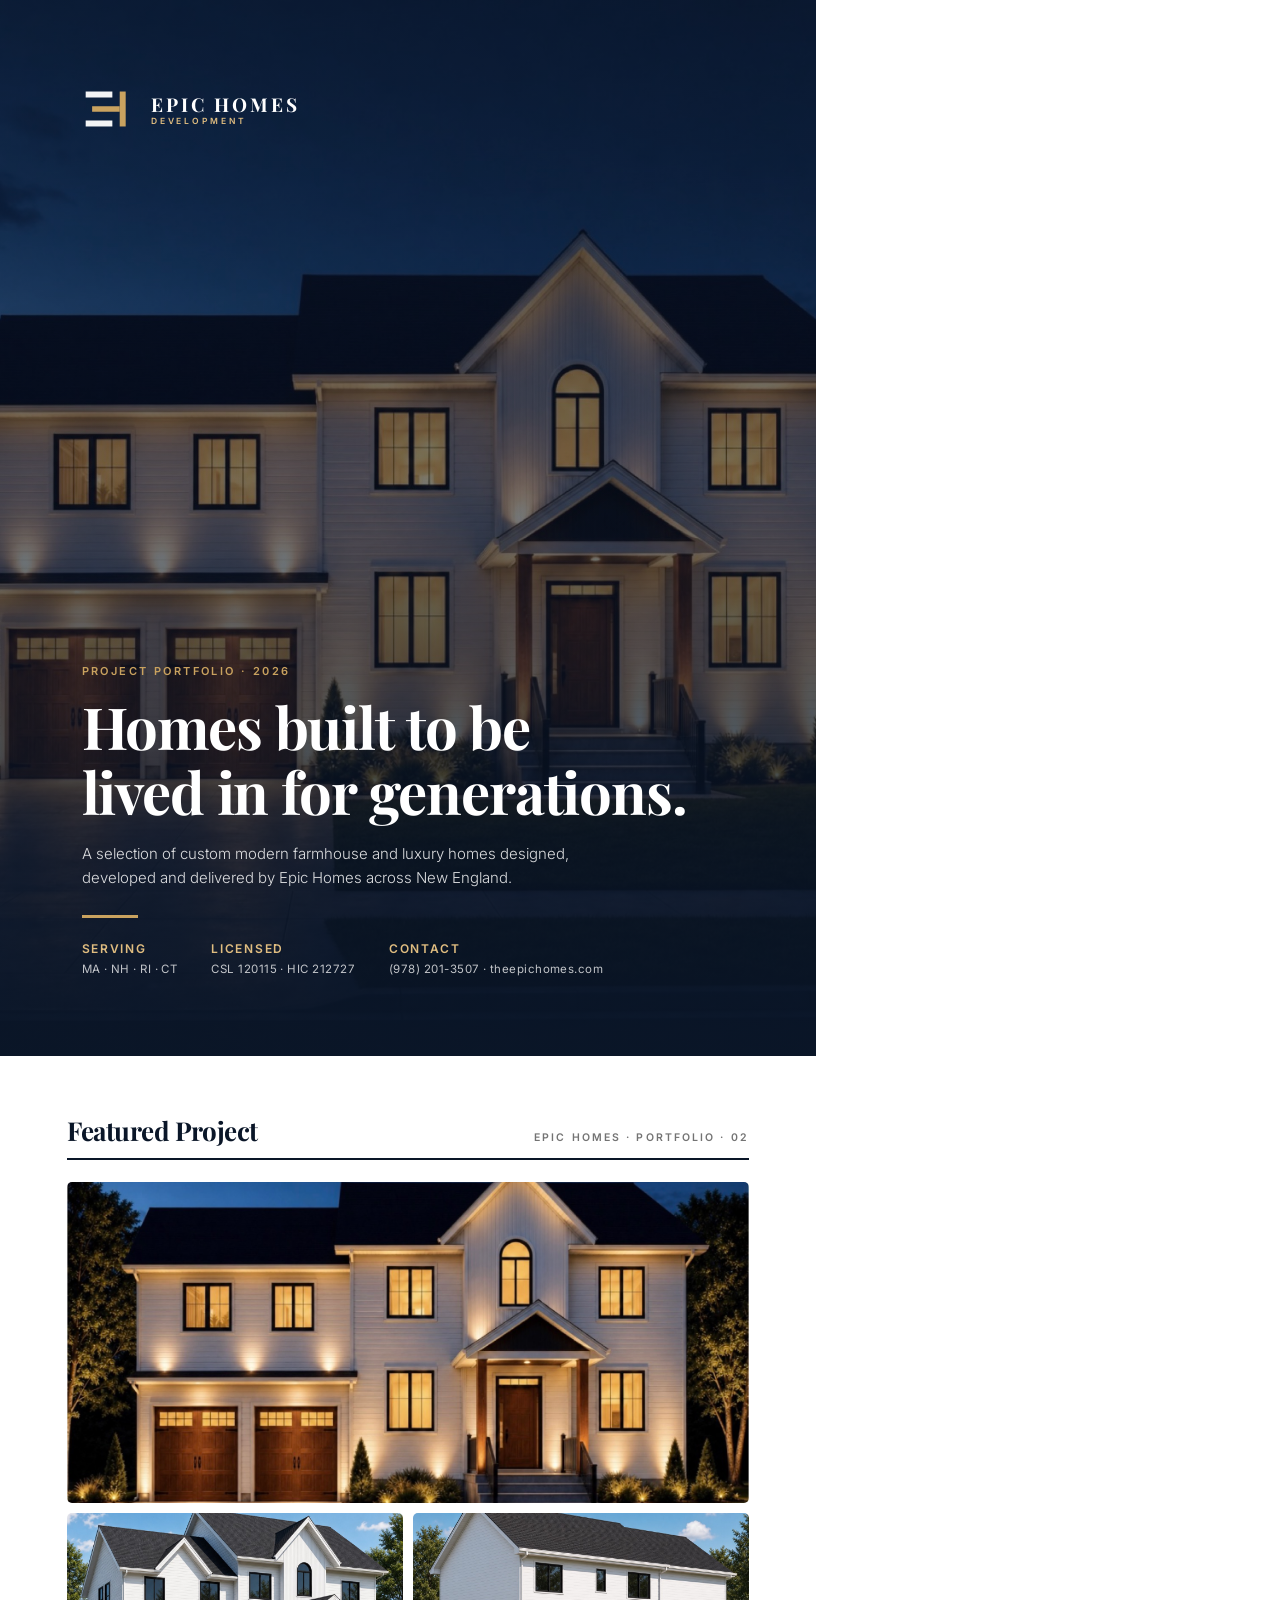
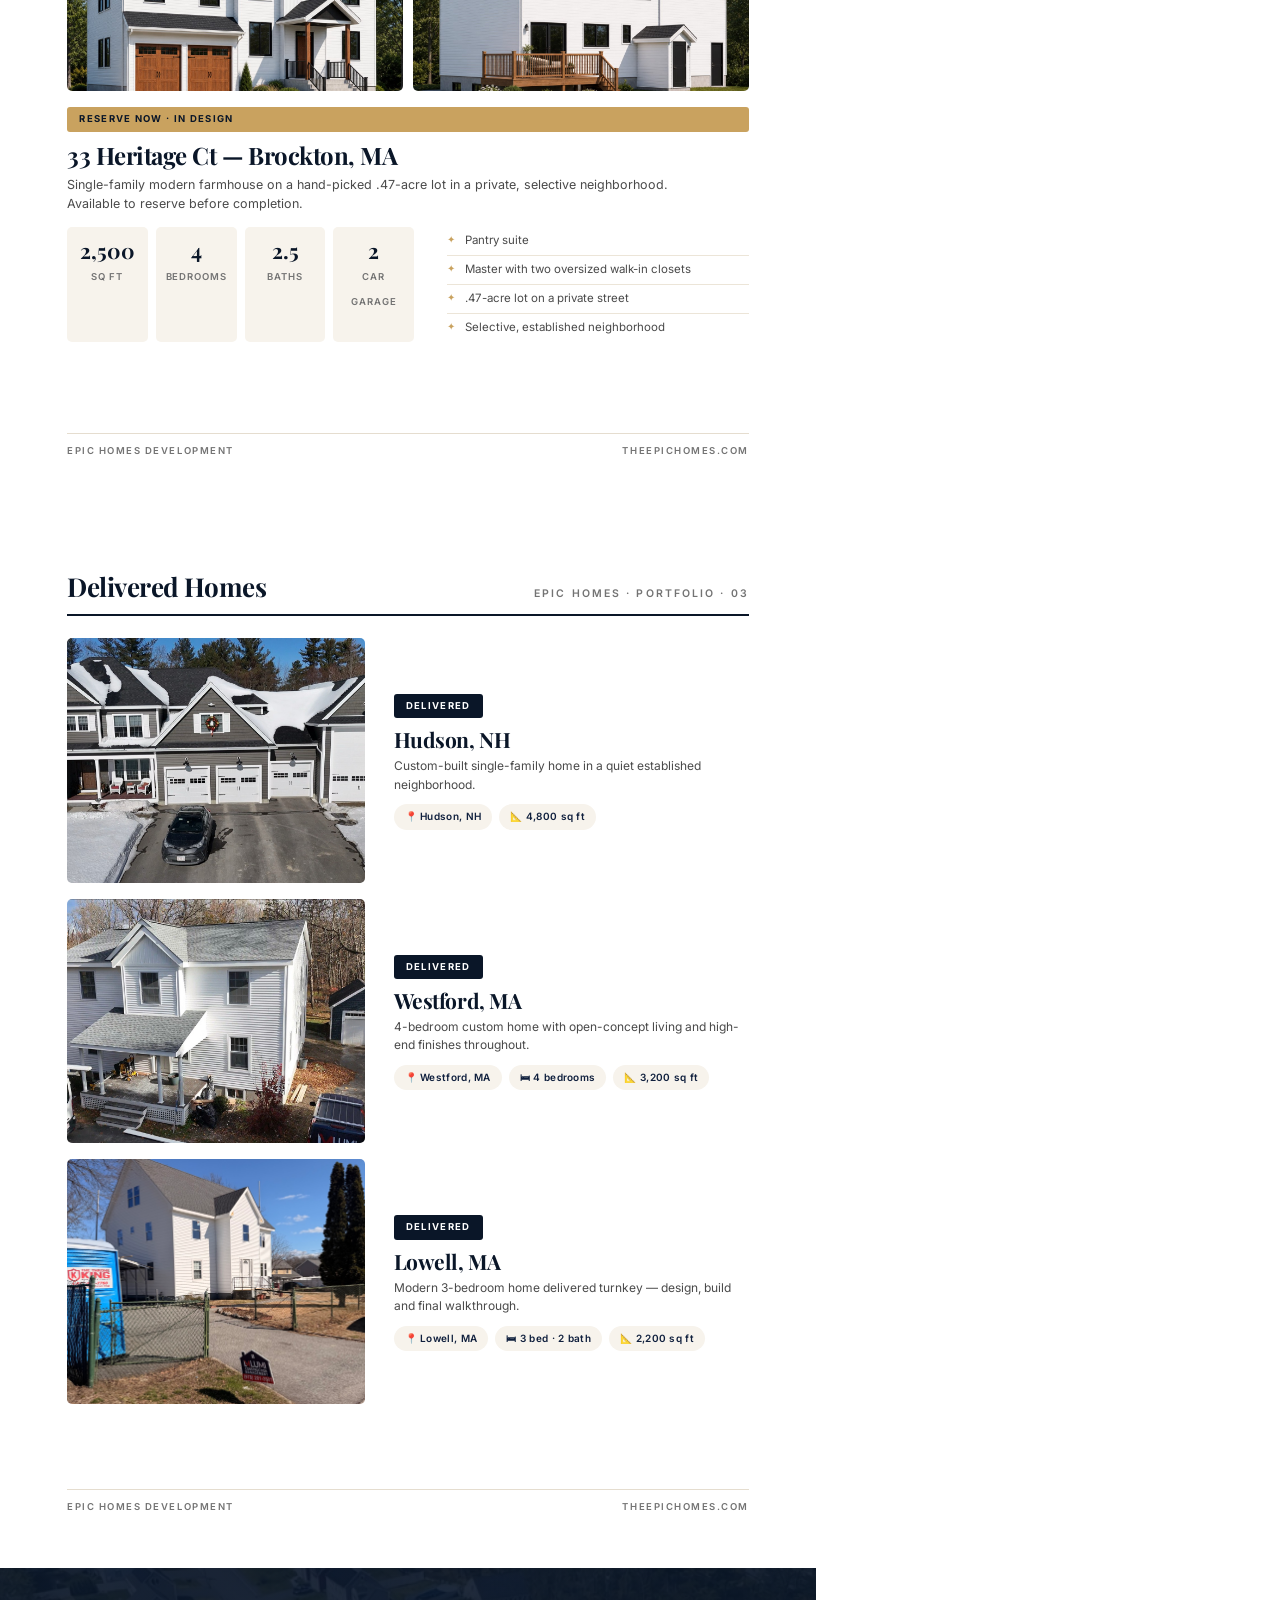
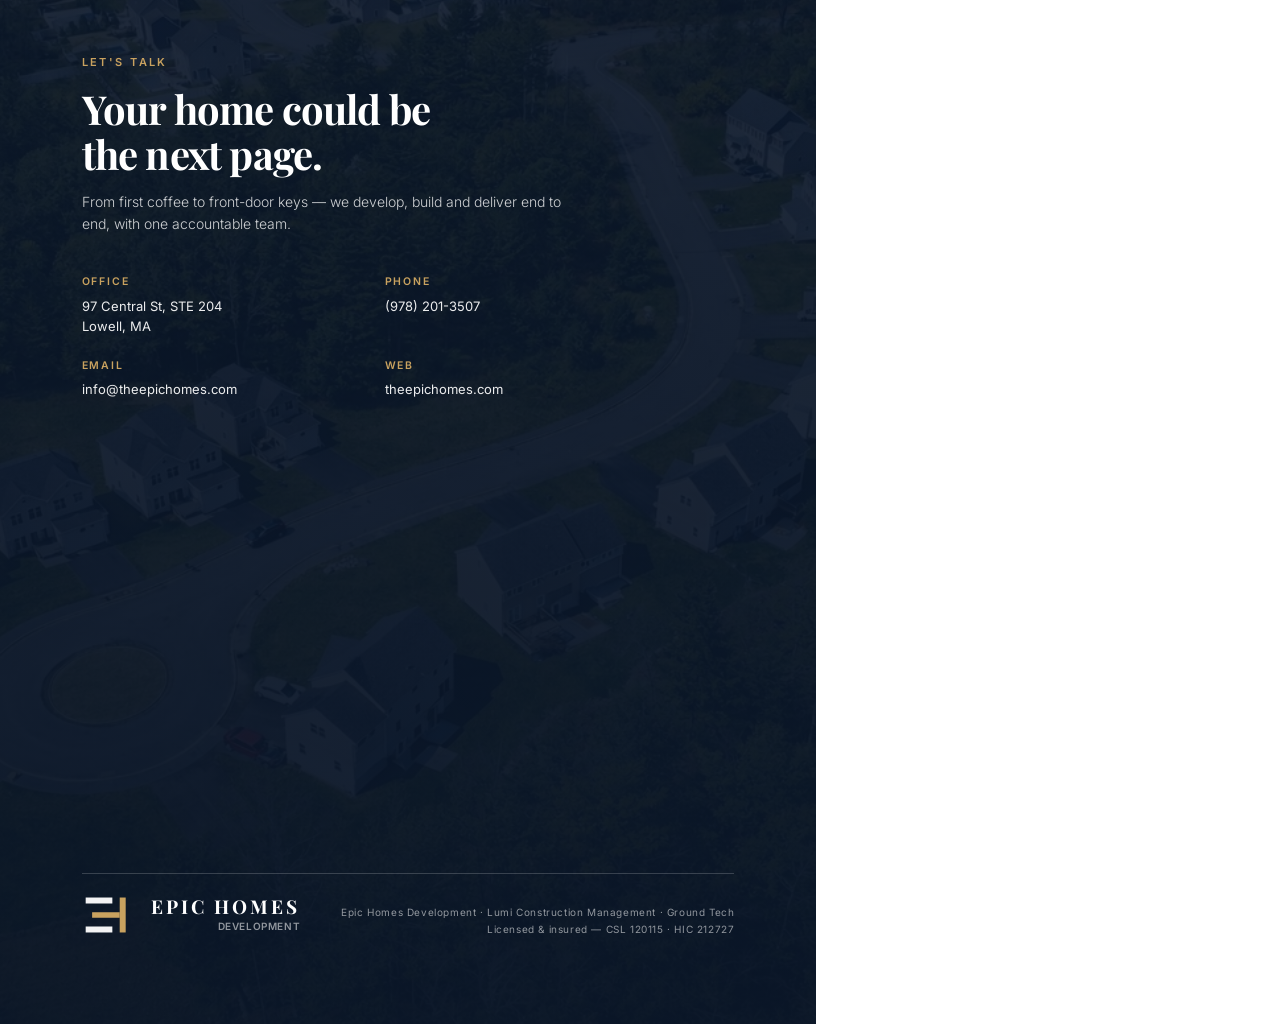
<file: portfolio.html>
<!DOCTYPE html>
<html lang="en">
<head>
<meta charset="UTF-8">
<title>Epic Homes — Project Portfolio</title>
<link rel="preconnect" href="https://fonts.googleapis.com" />
<link rel="preconnect" href="https://fonts.gstatic.com" crossorigin />
<link href="https://fonts.googleapis.com/css2?family=Playfair+Display:wght@400;500;700;900&family=Inter:wght@300;400;500;600;700&display=swap" rel="stylesheet" />
<style>
  :root {
    --navy-900: #0a1628;
    --navy-800: #0f1f3d;
    --navy-700: #152a52;
    --gold: #c9a25f;
    --gold-light: #e0bd80;
    --cream: #f7f3ec;
    --gray-500: #737373;
    --text: #1a1a1a;
    --text-soft: #4a4a4a;
  }
  * { box-sizing: border-box; margin: 0; padding: 0; }
  @page { size: letter; margin: 0; }
  html, body { background: #fff; }
  body {
    font-family: 'Inter', sans-serif;
    color: var(--text);
    line-height: 1.55;
    -webkit-print-color-adjust: exact;
    print-color-adjust: exact;
  }
  h1, h2, h3 { font-family: 'Playfair Display', serif; font-weight: 700; line-height: 1.12; letter-spacing: -0.02em; }
  .page {
    width: 8.5in; height: 11in;
    position: relative; overflow: hidden;
    page-break-after: always;
    display: flex; flex-direction: column;
  }
  .page:last-child { page-break-after: auto; }

  /* ============ COVER ============ */
  .cover { background: var(--navy-900); color: #fff; }
  .cover__img {
    position: absolute; inset: 0;
    background: url('assets/hero-night.jpg') center 35% / cover no-repeat;
    opacity: 0.55;
  }
  .cover__scrim {
    position: absolute; inset: 0;
    background: linear-gradient(180deg, rgba(10,22,40,0.55) 0%, rgba(10,22,40,0.15) 45%, rgba(10,22,40,0.92) 100%);
  }
  .cover__inner {
    position: relative; z-index: 2;
    display: flex; flex-direction: column; height: 100%;
    padding: 0.9in 0.85in 0.8in;
  }
  .brand { display: flex; align-items: center; gap: 14px; color: #fff; }
  .brand svg { height: 46px; width: auto; }
  .brand__name { font-family: 'Playfair Display', serif; font-size: 19px; font-weight: 700; letter-spacing: 0.16em; line-height: 1.2; }
  .brand__name small { display: block; font-family: 'Inter', sans-serif; font-size: 8.5px; font-weight: 600; letter-spacing: 0.34em; color: var(--gold-light); }
  .cover__spacer { flex: 1; }
  .cover .eyebrow { margin-bottom: 14px; }
  .eyebrow {
    font-size: 11px; font-weight: 600; letter-spacing: 0.22em; text-transform: uppercase;
    color: var(--gold);
  }
  .cover h1 { font-size: 58px; color: #fff; margin-bottom: 18px; }
  .cover__sub { font-size: 15px; color: rgba(255,255,255,0.85); max-width: 5.4in; font-weight: 300; }
  .cover__rule { width: 56px; height: 3px; background: var(--gold); margin: 26px 0 22px; }
  .cover__meta { display: flex; gap: 34px; font-size: 11.5px; color: rgba(255,255,255,0.75); letter-spacing: 0.04em; }
  .cover__meta strong { display: block; color: var(--gold-light); font-size: 12px; letter-spacing: 0.14em; text-transform: uppercase; margin-bottom: 3px; font-weight: 600; }

  /* ============ INNER PAGES ============ */
  .inner { padding: 0.62in 0.7in 0.55in; }
  .pagehead { display: flex; align-items: baseline; justify-content: space-between; border-bottom: 2px solid var(--navy-900); padding-bottom: 12px; margin-bottom: 8px; }
  .pagehead h2 { font-size: 26px; color: var(--navy-900); }
  .pagehead .folio { font-size: 10.5px; letter-spacing: 0.2em; text-transform: uppercase; color: var(--gray-500); font-weight: 600; }

  .tag {
    display: inline-block; font-size: 9.5px; font-weight: 700; letter-spacing: 0.14em;
    text-transform: uppercase; padding: 5px 12px; border-radius: 3px; margin-bottom: 10px;
  }
  .tag--available { background: var(--gold); color: var(--navy-900); }
  .tag--done { background: var(--navy-900); color: #fff; }

  /* Featured project page */
  .feat__grid { display: grid; grid-template-columns: 1fr 1fr; gap: 10px; margin: 14px 0 16px; }
  .feat__grid .ph { border-radius: 5px; background-position: center; background-size: cover; background-repeat: no-repeat; }
  .ph--hero  { grid-column: 1 / -1; height: 3.35in; background-image: url('assets/hero-night.jpg'); background-position: center 40%; }
  .ph--front { height: 1.85in; background-image: url('assets/heritage-front.jpg'); }
  .ph--back  { height: 1.85in; background-image: url('assets/heritage-back.jpg'); }
  .feat h3 { font-size: 24px; color: var(--navy-900); margin-bottom: 6px; }
  .feat p.desc { font-size: 12.5px; color: var(--text-soft); max-width: 6.6in; }
  .feat__cols { display: grid; grid-template-columns: 1.15fr 1fr; gap: 0.35in; margin-top: 14px; }
  .specs { display: grid; grid-template-columns: repeat(4, 1fr); gap: 8px; }
  .spec { background: var(--cream); border-radius: 5px; padding: 12px 10px; text-align: center; }
  .spec strong { display: block; font-family: 'Playfair Display', serif; font-size: 21px; color: var(--navy-900); line-height: 1.1; }
  .spec span { font-size: 9.5px; letter-spacing: 0.1em; text-transform: uppercase; color: var(--gray-500); font-weight: 600; }
  .hl { list-style: none; }
  .hl li { font-size: 11.5px; color: var(--text-soft); padding: 5px 0 5px 18px; position: relative; border-bottom: 1px solid #ece5d8; }
  .hl li:last-child { border-bottom: none; }
  .hl li::before { content: "✦"; position: absolute; left: 0; color: var(--gold); font-size: 10px; }

  /* Delivered projects page */
  .delivered { display: flex; flex-direction: column; gap: 16px; margin-top: 14px; flex: 1; }
  .dcard { display: grid; grid-template-columns: 3.1in 1fr; gap: 0.3in; align-items: center; }
  .dcard .ph { height: 2.55in; border-radius: 5px; background-position: center; background-size: cover; }
  .ph--hudson { background-image: url('assets/hudson.jpg'); }
  .ph--westford { background-image: url('assets/westford.jpg'); }
  .ph--lowell { background-image: url('assets/lowell.jpg'); background-position: center 60%; }
  .dcard h3 { font-size: 21px; color: var(--navy-900); margin-bottom: 5px; }
  .dcard p { font-size: 12px; color: var(--text-soft); margin-bottom: 10px; }
  .meta { display: flex; flex-wrap: wrap; gap: 7px; }
  .meta span {
    font-size: 10px; font-weight: 600; color: var(--navy-800);
    background: var(--cream); padding: 5px 11px; border-radius: 999px; letter-spacing: 0.03em;
  }

  /* ============ BACK COVER ============ */
  .back { background: var(--navy-900); color: #fff; }
  .back__inner { display: flex; flex-direction: column; height: 100%; padding: 0.9in 0.85in; position: relative; z-index: 2; }
  .back__img { position: absolute; inset: 0; background: url('assets/neighborhood-aerial.jpg') center / cover no-repeat; opacity: 0.14; }
  .back__scrim { position: absolute; inset: 0; background: linear-gradient(180deg, rgba(10,22,40,0.35) 0%, rgba(10,22,40,0.75) 100%); }
  .back h2 { font-size: 40px; color: #fff; margin: 16px 0 14px; }
  .back p.lead { font-size: 14px; color: rgba(255,255,255,0.8); max-width: 5.2in; font-weight: 300; }
  .back__contact { margin-top: 40px; display: grid; grid-template-columns: 1fr 1fr; gap: 22px 30px; max-width: 6in; }
  .back__contact div strong { display: block; font-size: 10.5px; letter-spacing: 0.18em; text-transform: uppercase; color: var(--gold); margin-bottom: 5px; font-weight: 600; }
  .back__contact div { font-size: 13px; color: rgba(255,255,255,0.92); }
  .back__spacer { flex: 1; }
  .back__foot { display: flex; justify-content: space-between; align-items: flex-end; border-top: 1px solid rgba(255,255,255,0.18); padding-top: 18px; }
  .back__foot img { height: 64px; }
  .back__foot small { font-size: 10px; color: rgba(255,255,255,0.55); letter-spacing: 0.06em; text-align: right; line-height: 1.7; }

  .foot { margin-top: auto; display: flex; justify-content: space-between; align-items: center; border-top: 1px solid #e5ddcf; padding-top: 10px; }
  .foot span { font-size: 9.5px; letter-spacing: 0.16em; text-transform: uppercase; color: var(--gray-500); font-weight: 600; }
</style>
</head>
<body>

<!-- PAGE 1 · COVER -->
<div class="page cover">
  <div class="cover__img"></div>
  <div class="cover__scrim"></div>
  <div class="cover__inner">
    <div class="brand">
      <svg viewBox="0 0 120 100" fill="none" xmlns="http://www.w3.org/2000/svg">
        <rect x="8" y="12" width="58" height="13" fill="currentColor" opacity="0.95"/>
        <rect x="8" y="75" width="58" height="13" fill="currentColor" opacity="0.95"/>
        <rect x="22" y="44" width="60" height="12" fill="#c9a25f"/>
        <rect x="82" y="12" width="13" height="76" fill="#c9a25f"/>
      </svg>
      <div class="brand__name">EPIC HOMES<small>DEVELOPMENT</small></div>
    </div>
    <div class="cover__spacer"></div>
    <p class="eyebrow">Project Portfolio · 2026</p>
    <h1>Homes built to be<br>lived in for generations.</h1>
    <p class="cover__sub">A selection of custom modern farmhouse and luxury homes designed, developed and delivered by Epic Homes across New England.</p>
    <div class="cover__rule"></div>
    <div class="cover__meta">
      <div><strong>Serving</strong>MA · NH · RI · CT</div>
      <div><strong>Licensed</strong>CSL 120115 · HIC 212727</div>
      <div><strong>Contact</strong>(978) 201-3507 · theepichomes.com</div>
    </div>
  </div>
</div>

<!-- PAGE 2 · FEATURED -->
<div class="page inner feat">
  <div class="pagehead">
    <h2>Featured Project</h2>
    <span class="folio">Epic Homes · Portfolio · 02</span>
  </div>
  <div class="feat__grid">
    <div class="ph ph--hero"></div>
    <div class="ph ph--front"></div>
    <div class="ph ph--back"></div>
  </div>
  <span class="tag tag--available">Reserve Now · In Design</span>
  <h3>33 Heritage Ct — Brockton, MA</h3>
  <p class="desc">Single-family modern farmhouse on a hand-picked .47-acre lot in a private, selective neighborhood. Available to reserve before completion.</p>
  <div class="feat__cols">
    <div class="specs">
      <div class="spec"><strong>2,500</strong><span>sq ft</span></div>
      <div class="spec"><strong>4</strong><span>bedrooms</span></div>
      <div class="spec"><strong>2.5</strong><span>baths</span></div>
      <div class="spec"><strong>2</strong><span>car garage</span></div>
    </div>
    <ul class="hl">
      <li>Pantry suite</li>
      <li>Master with two oversized walk-in closets</li>
      <li>.47-acre lot on a private street</li>
      <li>Selective, established neighborhood</li>
    </ul>
  </div>
  <div class="foot">
    <span>Epic Homes Development</span>
    <span>theepichomes.com</span>
  </div>
</div>

<!-- PAGE 3 · DELIVERED -->
<div class="page inner">
  <div class="pagehead">
    <h2>Delivered Homes</h2>
    <span class="folio">Epic Homes · Portfolio · 03</span>
  </div>
  <div class="delivered">
    <div class="dcard">
      <div class="ph ph--hudson"></div>
      <div>
        <span class="tag tag--done">Delivered</span>
        <h3>Hudson, NH</h3>
        <p>Custom-built single-family home in a quiet established neighborhood.</p>
        <div class="meta"><span>📍 Hudson, NH</span><span>📐 4,800 sq ft</span></div>
      </div>
    </div>
    <div class="dcard">
      <div class="ph ph--westford"></div>
      <div>
        <span class="tag tag--done">Delivered</span>
        <h3>Westford, MA</h3>
        <p>4-bedroom custom home with open-concept living and high-end finishes throughout.</p>
        <div class="meta"><span>📍 Westford, MA</span><span>🛏 4 bedrooms</span><span>📐 3,200 sq ft</span></div>
      </div>
    </div>
    <div class="dcard">
      <div class="ph ph--lowell"></div>
      <div>
        <span class="tag tag--done">Delivered</span>
        <h3>Lowell, MA</h3>
        <p>Modern 3-bedroom home delivered turnkey — design, build and final walkthrough.</p>
        <div class="meta"><span>📍 Lowell, MA</span><span>🛏 3 bed · 2 bath</span><span>📐 2,200 sq ft</span></div>
      </div>
    </div>
  </div>
  <div class="foot">
    <span>Epic Homes Development</span>
    <span>theepichomes.com</span>
  </div>
</div>

<!-- PAGE 4 · BACK COVER -->
<div class="page back">
  <div class="back__img"></div>
  <div class="back__scrim"></div>
  <div class="back__inner">
    <p class="eyebrow">Let's Talk</p>
    <h2>Your home could be<br>the next page.</h2>
    <p class="lead">From first coffee to front-door keys — we develop, build and deliver end to end, with one accountable team.</p>
    <div class="back__contact">
      <div><strong>Office</strong>97 Central St, STE 204<br>Lowell, MA</div>
      <div><strong>Phone</strong>(978) 201-3507</div>
      <div><strong>Email</strong>info@theepichomes.com</div>
      <div><strong>Web</strong>theepichomes.com</div>
    </div>
    <div class="back__spacer"></div>
    <div class="back__foot">
      <div class="brand">
        <svg viewBox="0 0 120 100" fill="none" xmlns="http://www.w3.org/2000/svg">
          <rect x="8" y="12" width="58" height="13" fill="currentColor" opacity="0.95"/>
          <rect x="8" y="75" width="58" height="13" fill="currentColor" opacity="0.95"/>
          <rect x="22" y="44" width="60" height="12" fill="#c9a25f"/>
          <rect x="82" y="12" width="13" height="76" fill="#c9a25f"/>
        </svg>
        <div class="brand__name">EPIC HOMES<small>DEVELOPMENT</small></div>
      </div>
      <small>Epic Homes Development · Lumi Construction Management · Ground Tech<br>Licensed &amp; insured — CSL 120115 · HIC 212727</small>
    </div>
  </div>
</div>

</body>
</html>
</file>
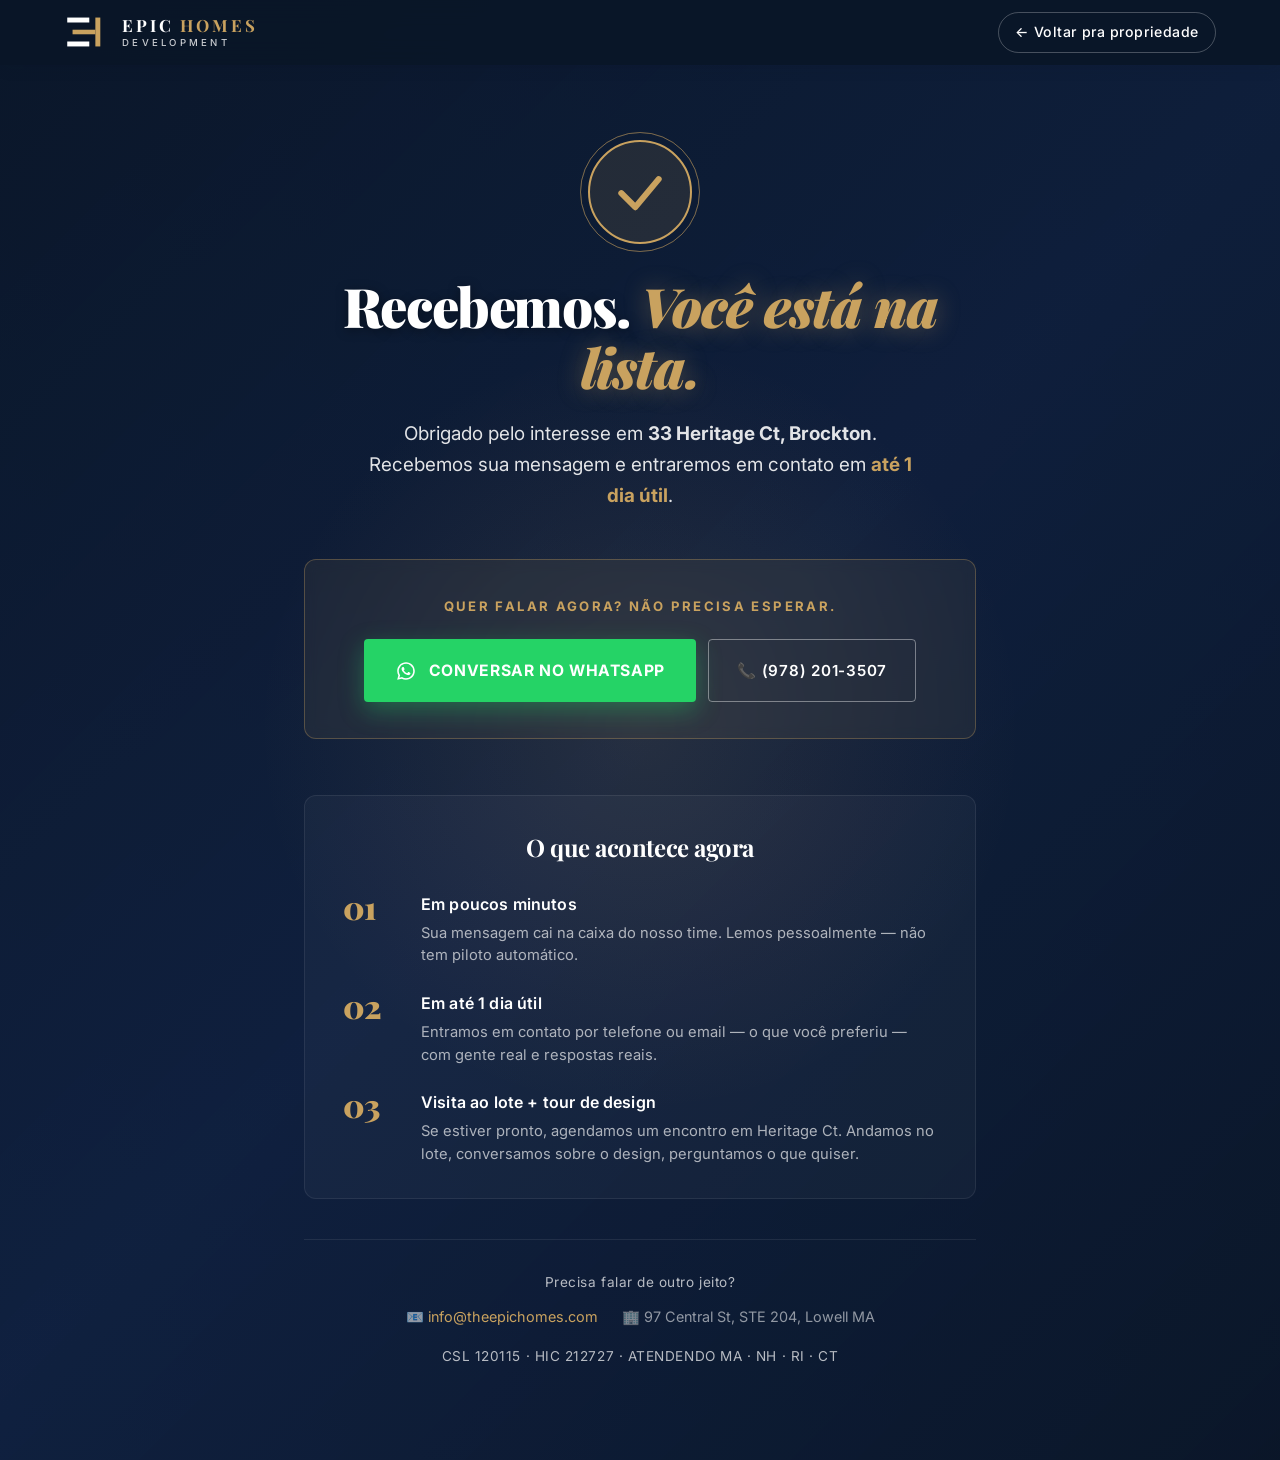
<file: thanks-pt.html>
<!DOCTYPE html>
<html lang="pt-BR">
<head>
  <meta charset="UTF-8" />
  <meta name="viewport" content="width=device-width, initial-scale=1.0" />
  <meta name="robots" content="noindex,nofollow" />
  <meta name="description" content="Obrigado pelo interesse em 33 Heritage Ct. Entraremos em contato em até 1 dia útil." />
  <title>Recebemos — Em breve falamos | 33 Heritage Ct, Brockton MA</title>
  <link rel="icon" type="image/png" href="assets/logo.png" />
  <link rel="apple-touch-icon" href="assets/logo.png" />
  <meta name="theme-color" content="#0a1628" />

  <link rel="preconnect" href="https://fonts.googleapis.com" />
  <link rel="preconnect" href="https://fonts.gstatic.com" crossorigin />
  <link href="https://fonts.googleapis.com/css2?family=Playfair+Display:wght@400;500;700;900&family=Inter:wght@300;400;500;600;700&display=swap" rel="stylesheet" />
  <link rel="stylesheet" href="styles.css" />
  <link rel="stylesheet" href="heritage.css" />

  <!-- Meta Pixel — Active — Pixel ID 995116026348486 -->
  <script>
    (function(){
      var PIXEL_ID = '995116026348486';
      if (!PIXEL_ID) return;
      !function(f,b,e,v,n,t,s){if(f.fbq)return;n=f.fbq=function(){n.callMethod?n.callMethod.apply(n,arguments):n.queue.push(arguments)};if(!f._fbq)f._fbq=n;n.push=n;n.loaded=!0;n.version='2.0';n.queue=[];t=b.createElement(e);t.async=!0;t.src=v;s=b.getElementsByTagName(e)[0];s.parentNode.insertBefore(t,s)}(window,document,'script','https://connect.facebook.net/en_US/fbevents.js');
      fbq('init', PIXEL_ID);
      fbq('track', 'PageView');
      // Conversion event — fires when user lands on thanks page (form submitted)
      fbq('track', 'Lead');
    })();
  </script>
  <!-- /Meta Pixel -->
</head>
<body>

  <header class="nav nav--solid" id="nav">
    <div class="container nav__inner">
      <a href="heritage-pt.html" class="nav__brand" aria-label="Epic Homes Development">
        <span class="nav__mark" aria-hidden="true">
          <svg viewBox="0 0 120 100" fill="none" xmlns="http://www.w3.org/2000/svg">
            <rect x="8" y="12" width="58" height="13" class="mark-navy"/>
            <rect x="8" y="75" width="58" height="13" class="mark-navy"/>
            <rect x="22" y="44" width="60" height="12" class="mark-gold"/>
            <rect x="82" y="12" width="13" height="76" class="mark-gold"/>
          </svg>
        </span>
        <span class="nav__brand-text">
          <span class="nav__brand-top">EPIC <span class="nav__brand-gold">HOMES</span></span>
          <span class="nav__brand-bottom">DEVELOPMENT</span>
        </span>
      </a>
      <a href="heritage-pt.html" class="nav__back">← Voltar pra propriedade</a>
    </div>
  </header>

  <section class="thanks">
    <div class="container thanks__inner">

      <div class="thanks__icon" aria-hidden="true">
        <svg viewBox="0 0 24 24" fill="none" stroke="currentColor" stroke-linecap="round" stroke-linejoin="round">
          <polyline points="4 12.5 10 18.5 20 6.5"/>
        </svg>
      </div>

      <h1 class="thanks__title">Recebemos. <em>Você está na lista.</em></h1>
      <p class="thanks__sub">
        Obrigado pelo interesse em <strong>33 Heritage Ct, Brockton</strong>.
        Recebemos sua mensagem e entraremos em contato em
        <strong style="color:var(--gold)">até 1 dia útil</strong>.
      </p>

      <div class="thanks__primary">
        <p class="thanks__primary-label">Quer falar agora? Não precisa esperar.</p>
        <div class="thanks__primary-actions">
          <a href="https://wa.me/19782013507?text=Ol%C3%A1!%20Acabei%20de%20enviar%20uma%20mensagem%20sobre%2033%20Heritage%20Ct%20e%20gostaria%20de%20conversar%20mais%20r%C3%A1pido." class="btn btn--whatsapp" target="_blank" rel="noopener">
            <svg viewBox="0 0 32 32" aria-hidden="true">
              <path fill="currentColor" d="M16.003 3.2c-7.07 0-12.8 5.73-12.8 12.8 0 2.26.59 4.46 1.71 6.4L3.2 28.8l6.55-1.7a12.77 12.77 0 0 0 6.25 1.6h.01c7.07 0 12.8-5.73 12.8-12.8s-5.74-12.7-12.8-12.7Zm0 23.3a10.5 10.5 0 0 1-5.36-1.46l-.38-.23-3.88 1.01 1.04-3.78-.25-.39A10.5 10.5 0 1 1 26.5 16c0 5.79-4.71 10.5-10.5 10.5Zm5.78-7.86c-.32-.16-1.88-.93-2.17-1.03-.29-.11-.5-.16-.71.16-.21.32-.82 1.03-1 1.24-.18.21-.37.24-.69.08-.32-.16-1.34-.49-2.55-1.57a9.61 9.61 0 0 1-1.78-2.21c-.18-.32-.02-.49.14-.65.14-.14.32-.37.48-.55.16-.18.21-.32.32-.53.11-.21.05-.4-.03-.55-.08-.16-.71-1.71-.97-2.34-.26-.61-.52-.53-.71-.54l-.61-.01c-.21 0-.55.08-.84.4-.29.32-1.1 1.07-1.1 2.62s1.13 3.04 1.29 3.25c.16.21 2.22 3.39 5.39 4.75.75.32 1.34.51 1.8.66.76.24 1.45.21 2 .13.61-.09 1.88-.77 2.15-1.51.27-.74.27-1.37.19-1.51-.08-.13-.29-.21-.61-.37Z"/>
            </svg>
            <span>Conversar no WhatsApp</span>
          </a>
          <a href="tel:+19782013507" class="btn btn--ghost-dark">
            📞 (978) 201-3507
          </a>
        </div>
      </div>

      <div class="thanks__next">
        <h2>O que acontece agora</h2>
        <ol class="thanks__steps">
          <li>
            <span class="thanks__step-num">01</span>
            <div>
              <strong>Em poucos minutos</strong>
              <p>Sua mensagem cai na caixa do nosso time. Lemos pessoalmente — não tem piloto automático.</p>
            </div>
          </li>
          <li>
            <span class="thanks__step-num">02</span>
            <div>
              <strong>Em até 1 dia útil</strong>
              <p>Entramos em contato por telefone ou email — o que você preferiu — com gente real e respostas reais.</p>
            </div>
          </li>
          <li>
            <span class="thanks__step-num">03</span>
            <div>
              <strong>Visita ao lote + tour de design</strong>
              <p>Se estiver pronto, agendamos um encontro em Heritage Ct. Andamos no lote, conversamos sobre o design, perguntamos o que quiser.</p>
            </div>
          </li>
        </ol>
      </div>

      <div class="thanks__meta">
        <p>Precisa falar de outro jeito?</p>
        <div class="thanks__meta-items">
          <span>📧 <a href="mailto:info@theepichomes.com">info@theepichomes.com</a></span>
          <span>🏢 97 Central St, STE 204, Lowell MA</span>
        </div>
        <p class="thanks__meta-licenses">CSL 120115 · HIC 212727 · Atendendo MA · NH · RI · CT</p>
      </div>
    </div>
  </section>

  <script>
    if (typeof window.fbq === 'function') window.fbq('track', 'Lead');
    if (typeof window.gtag === 'function') window.gtag('event', 'generate_lead', {
      currency: 'USD',
      value: 0
    });
    var y = document.getElementById('year');
    if (y) y.textContent = new Date().getFullYear();
  </script>

  <!-- HubSpot Tracking Code — Portal 246140494 -->
  <script type="text/javascript" id="hs-script-loader" async defer src="//js-na2.hs-scripts.com/246140494.js"></script>
</body>
</html>
</file>
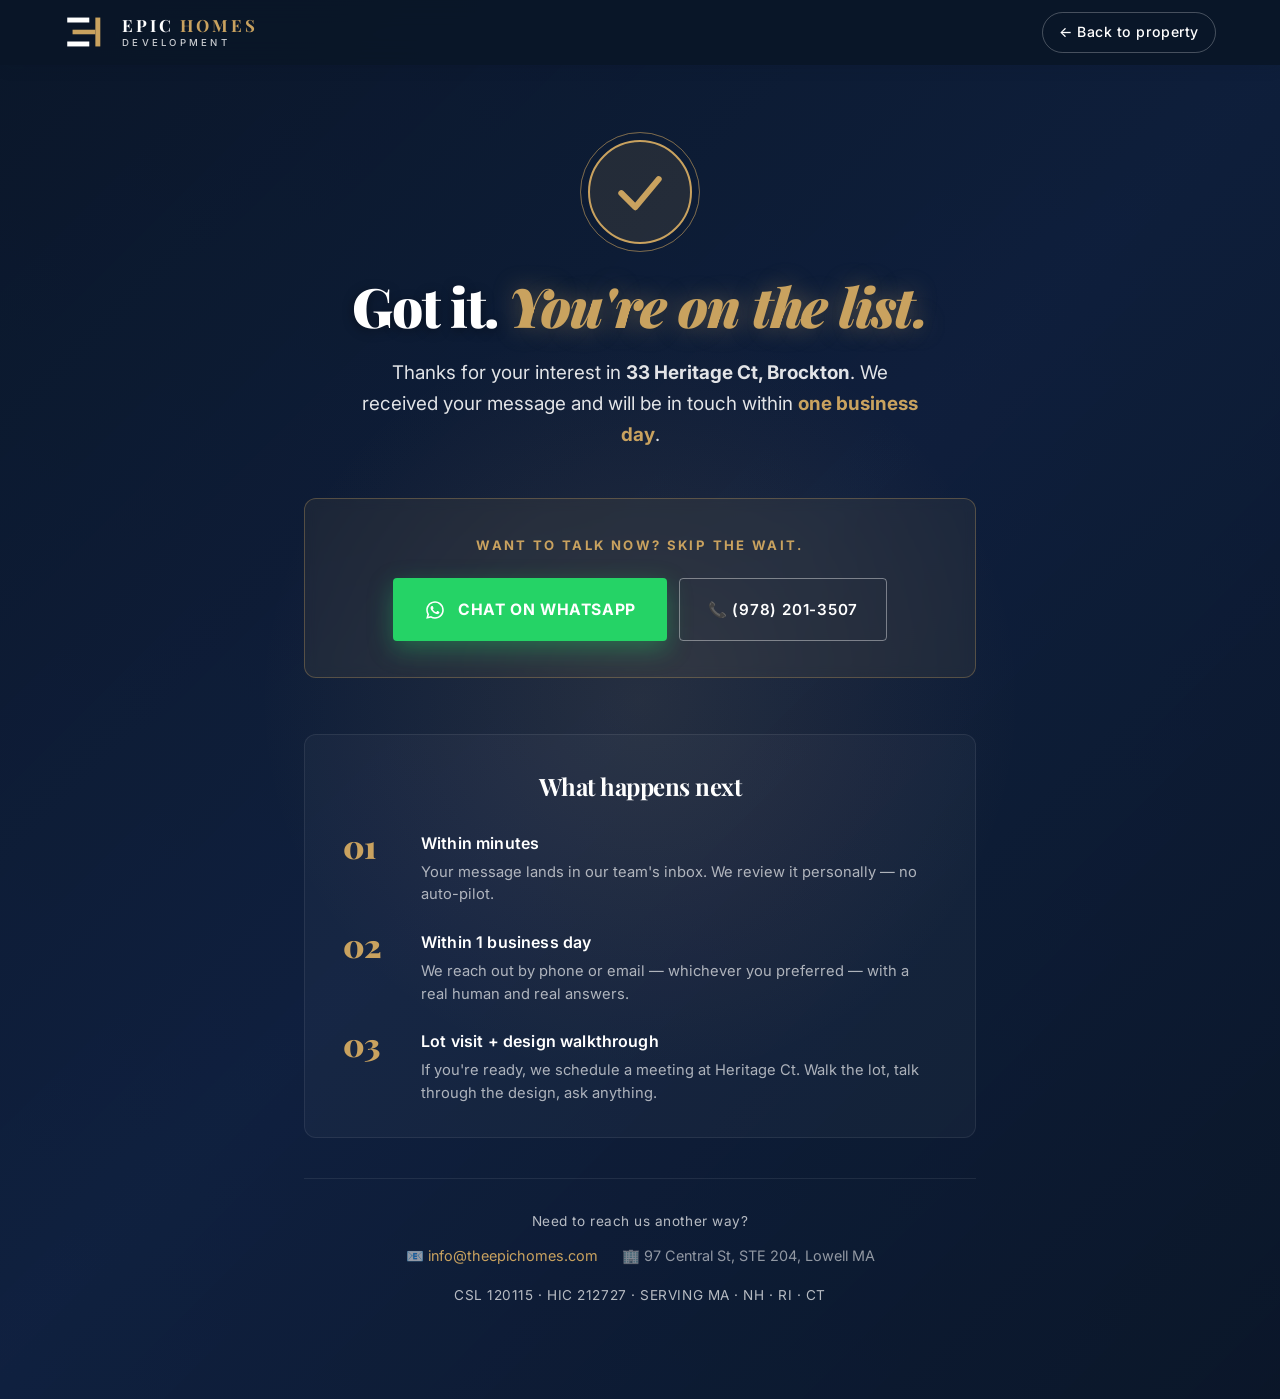
<file: thanks.html>
<!DOCTYPE html>
<html lang="en">
<head>
  <meta charset="UTF-8" />
  <meta name="viewport" content="width=device-width, initial-scale=1.0" />
  <meta name="robots" content="noindex,nofollow" />
  <meta name="description" content="Thanks for your interest in 33 Heritage Ct. We'll be in touch within one business day." />
  <title>Got it — We'll be in touch | 33 Heritage Ct, Brockton MA</title>
  <link rel="icon" type="image/png" href="assets/logo.png" />
  <link rel="apple-touch-icon" href="assets/logo.png" />
  <meta name="theme-color" content="#0a1628" />

  <link rel="preconnect" href="https://fonts.googleapis.com" />
  <link rel="preconnect" href="https://fonts.gstatic.com" crossorigin />
  <link href="https://fonts.googleapis.com/css2?family=Playfair+Display:wght@400;500;700;900&family=Inter:wght@300;400;500;600;700&display=swap" rel="stylesheet" />
  <link rel="stylesheet" href="styles.css" />
  <link rel="stylesheet" href="heritage.css" />

  <!-- Meta Pixel — Active — Pixel ID 995116026348486 -->
  <script>
    (function(){
      var PIXEL_ID = '995116026348486';
      if (!PIXEL_ID) return;
      !function(f,b,e,v,n,t,s){if(f.fbq)return;n=f.fbq=function(){n.callMethod?n.callMethod.apply(n,arguments):n.queue.push(arguments)};if(!f._fbq)f._fbq=n;n.push=n;n.loaded=!0;n.version='2.0';n.queue=[];t=b.createElement(e);t.async=!0;t.src=v;s=b.getElementsByTagName(e)[0];s.parentNode.insertBefore(t,s)}(window,document,'script','https://connect.facebook.net/en_US/fbevents.js');
      fbq('init', PIXEL_ID);
      fbq('track', 'PageView');
      // Conversion event — fires when user lands on thanks page (form submitted)
      fbq('track', 'Lead');
    })();
  </script>
  <!-- /Meta Pixel -->
</head>
<body>

  <header class="nav nav--solid" id="nav">
    <div class="container nav__inner">
      <a href="heritage.html" class="nav__brand" aria-label="Epic Homes Development">
        <span class="nav__mark" aria-hidden="true">
          <svg viewBox="0 0 120 100" fill="none" xmlns="http://www.w3.org/2000/svg">
            <rect x="8" y="12" width="58" height="13" class="mark-navy"/>
            <rect x="8" y="75" width="58" height="13" class="mark-navy"/>
            <rect x="22" y="44" width="60" height="12" class="mark-gold"/>
            <rect x="82" y="12" width="13" height="76" class="mark-gold"/>
          </svg>
        </span>
        <span class="nav__brand-text">
          <span class="nav__brand-top">EPIC <span class="nav__brand-gold">HOMES</span></span>
          <span class="nav__brand-bottom">DEVELOPMENT</span>
        </span>
      </a>
      <a href="heritage.html" class="nav__back">← Back to property</a>
    </div>
  </header>

  <section class="thanks">
    <div class="container thanks__inner">

      <div class="thanks__icon" aria-hidden="true">
        <svg viewBox="0 0 24 24" fill="none" stroke="currentColor" stroke-linecap="round" stroke-linejoin="round">
          <polyline points="4 12.5 10 18.5 20 6.5"/>
        </svg>
      </div>

      <h1 class="thanks__title">Got it. <em>You're on the list.</em></h1>
      <p class="thanks__sub">
        Thanks for your interest in <strong>33 Heritage Ct, Brockton</strong>.
        We received your message and will be in touch within
        <strong style="color:var(--gold)">one business day</strong>.
      </p>

      <div class="thanks__primary">
        <p class="thanks__primary-label">Want to talk now? Skip the wait.</p>
        <div class="thanks__primary-actions">
          <a href="https://wa.me/19782013507?text=Hi!%20I%20just%20submitted%20a%20message%20about%2033%20Heritage%20Ct%20and%20wanted%20to%20chat%20faster." class="btn btn--whatsapp" target="_blank" rel="noopener">
            <svg viewBox="0 0 32 32" aria-hidden="true">
              <path fill="currentColor" d="M16.003 3.2c-7.07 0-12.8 5.73-12.8 12.8 0 2.26.59 4.46 1.71 6.4L3.2 28.8l6.55-1.7a12.77 12.77 0 0 0 6.25 1.6h.01c7.07 0 12.8-5.73 12.8-12.8s-5.74-12.7-12.8-12.7Zm0 23.3a10.5 10.5 0 0 1-5.36-1.46l-.38-.23-3.88 1.01 1.04-3.78-.25-.39A10.5 10.5 0 1 1 26.5 16c0 5.79-4.71 10.5-10.5 10.5Zm5.78-7.86c-.32-.16-1.88-.93-2.17-1.03-.29-.11-.5-.16-.71.16-.21.32-.82 1.03-1 1.24-.18.21-.37.24-.69.08-.32-.16-1.34-.49-2.55-1.57a9.61 9.61 0 0 1-1.78-2.21c-.18-.32-.02-.49.14-.65.14-.14.32-.37.48-.55.16-.18.21-.32.32-.53.11-.21.05-.4-.03-.55-.08-.16-.71-1.71-.97-2.34-.26-.61-.52-.53-.71-.54l-.61-.01c-.21 0-.55.08-.84.4-.29.32-1.1 1.07-1.1 2.62s1.13 3.04 1.29 3.25c.16.21 2.22 3.39 5.39 4.75.75.32 1.34.51 1.8.66.76.24 1.45.21 2 .13.61-.09 1.88-.77 2.15-1.51.27-.74.27-1.37.19-1.51-.08-.13-.29-.21-.61-.37Z"/>
            </svg>
            <span>Chat on WhatsApp</span>
          </a>
          <a href="tel:+19782013507" class="btn btn--ghost-dark">
            📞 (978) 201-3507
          </a>
        </div>
      </div>

      <div class="thanks__next">
        <h2>What happens next</h2>
        <ol class="thanks__steps">
          <li>
            <span class="thanks__step-num">01</span>
            <div>
              <strong>Within minutes</strong>
              <p>Your message lands in our team's inbox. We review it personally — no auto-pilot.</p>
            </div>
          </li>
          <li>
            <span class="thanks__step-num">02</span>
            <div>
              <strong>Within 1 business day</strong>
              <p>We reach out by phone or email — whichever you preferred — with a real human and real answers.</p>
            </div>
          </li>
          <li>
            <span class="thanks__step-num">03</span>
            <div>
              <strong>Lot visit + design walkthrough</strong>
              <p>If you're ready, we schedule a meeting at Heritage Ct. Walk the lot, talk through the design, ask anything.</p>
            </div>
          </li>
        </ol>
      </div>

      <div class="thanks__meta">
        <p>Need to reach us another way?</p>
        <div class="thanks__meta-items">
          <span>📧 <a href="mailto:info@theepichomes.com">info@theepichomes.com</a></span>
          <span>🏢 97 Central St, STE 204, Lowell MA</span>
        </div>
        <p class="thanks__meta-licenses">CSL 120115 · HIC 212727 · Serving MA · NH · RI · CT</p>
      </div>
    </div>
  </section>

  <!-- Conversion tracking — fires when FB Pixel / GA are loaded on this page -->
  <script>
    // Fire Lead conversion event for ad platforms
    if (typeof window.fbq === 'function') window.fbq('track', 'Lead');
    if (typeof window.gtag === 'function') window.gtag('event', 'generate_lead', {
      currency: 'USD',
      value: 0
    });
    // Set footer year if present
    var y = document.getElementById('year');
    if (y) y.textContent = new Date().getFullYear();
  </script>

  <!-- HubSpot Tracking Code — Portal 246140494 -->
  <script type="text/javascript" id="hs-script-loader" async defer src="//js-na2.hs-scripts.com/246140494.js"></script>
</body>
</html>
</file>
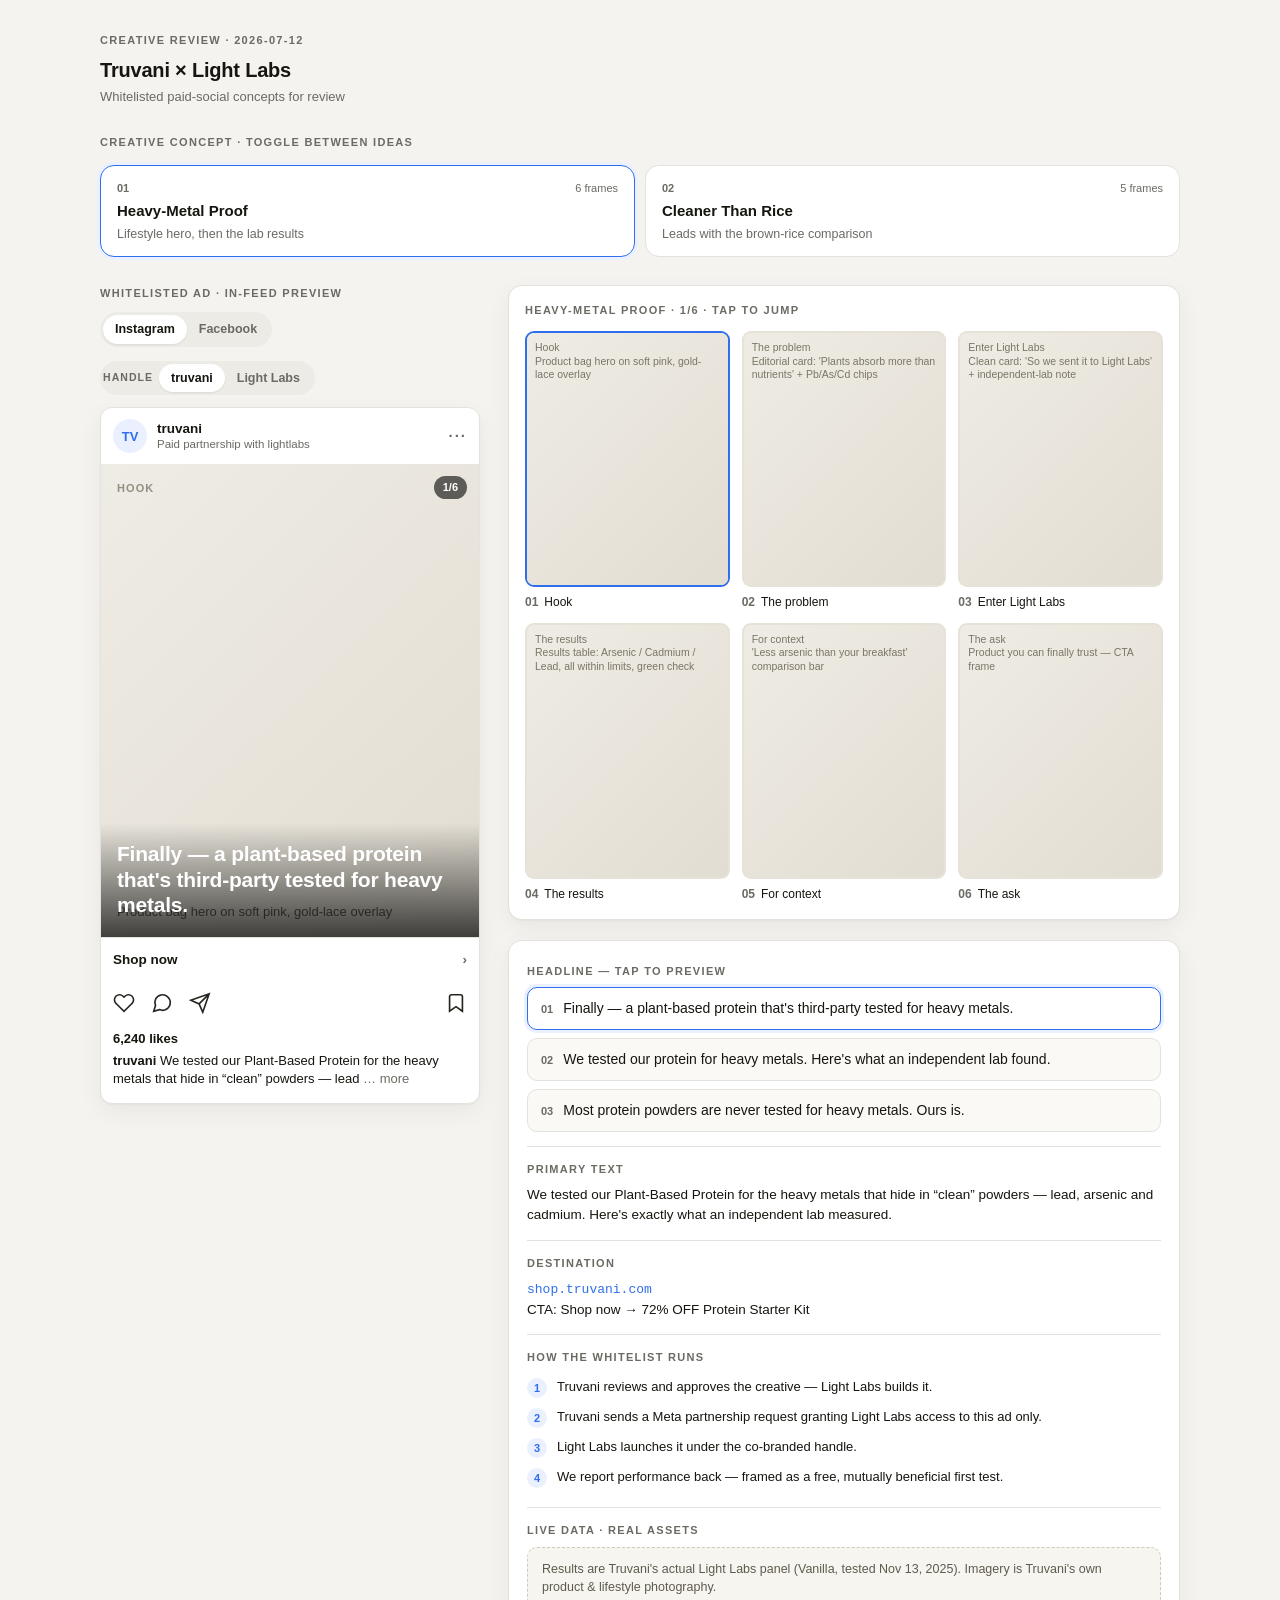
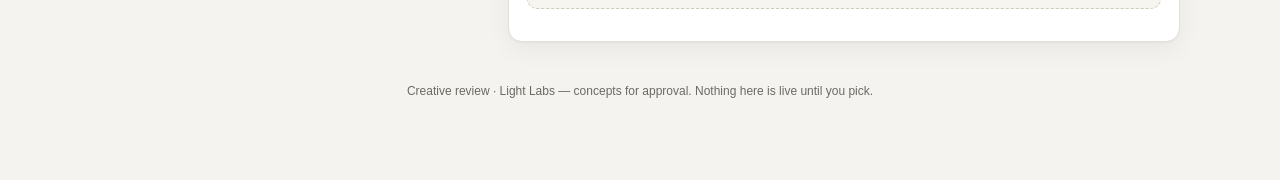
<file: .claude/skills/ad-creative/assets/creative-review-template.html>
<!DOCTYPE html>
<!--
  Creative Review Page — a shareable ad-creative approval artifact.

  HOW TO USE (agents): replace the JSON inside <script id="review-data"> below
  with the real project. Everything else renders from it. The file is
  self-contained — no build, no network, no dependencies. Open it in a browser,
  host it on any static host (Vercel/Netlify/GitHub Pages), or hand off the
  single .html file.

  THE DATA BLOCK IS JSON, NOT JAVASCRIPT:
    - double-quoted keys and strings, no comments, no trailing commas
    - it is inert data (parsed with JSON.parse), so a value can never execute
    - SECURITY: escape every literal "<" in your text values as < so a
      value like "</script>" can never break out of the tag. All values are
      also HTML-escaped again at render time.

  DATA SHAPE — see references/creative-review-page.md for the annotated spec.
  Images: each frame's "image" may be a URL, a relative path, or a data URI.
  If omitted (or the file is missing), a placeholder shows the frame label +
  the image prompt — use this for concepts not yet rendered to image.
-->
<html lang="en">
<head>
<meta charset="utf-8" />
<meta name="viewport" content="width=device-width, initial-scale=1" />
<title>Creative Review</title>
<style>
  :root {
    --bg: #f4f3f0; --card: #ffffff; --ink: #16150f; --muted: #6b6a63;
    --line: #e4e2dc; --accent: #2f6fed; --accent-soft: #eaf0fe;
    --radius: 14px; --shadow: 0 1px 2px rgba(0,0,0,.04), 0 8px 24px rgba(0,0,0,.05);
  }
  * { box-sizing: border-box; }
  body { margin: 0; background: var(--bg); color: var(--ink);
    font: 15px/1.5 -apple-system, BlinkMacSystemFont, "Segoe UI", Roboto, Helvetica, Arial, sans-serif;
    -webkit-font-smoothing: antialiased; }
  .wrap { max-width: 1120px; margin: 0 auto; padding: 32px 20px 80px; }
  .eyebrow { font-size: 11px; font-weight: 700; letter-spacing: .12em; text-transform: uppercase; color: var(--muted); }
  a { color: var(--accent); }

  header.project { margin-bottom: 28px; }
  header.project h1 { font-size: 20px; margin: 6px 0 2px; letter-spacing: -.01em; }
  header.project .sub { color: var(--muted); font-size: 13px; }

  .concepts { display: grid; grid-template-columns: repeat(auto-fit, minmax(210px, 1fr)); gap: 10px; margin: 14px 0 28px; }
  .concept { text-align: left; background: var(--card); border: 1.5px solid var(--line); border-radius: var(--radius);
    padding: 14px 16px; cursor: pointer; transition: border-color .12s, box-shadow .12s; font: inherit; color: inherit; }
  .concept:hover { border-color: #cfcdc6; }
  .concept[aria-selected="true"] { border-color: var(--accent); box-shadow: 0 0 0 3px var(--accent-soft); background: #fff; }
  .concept .row1 { display: flex; align-items: baseline; justify-content: space-between; gap: 8px; }
  .concept .num { font-size: 11px; font-weight: 700; color: var(--muted); }
  .concept .frames { font-size: 11px; color: var(--muted); }
  .concept .name { font-weight: 650; font-size: 15px; margin: 4px 0 3px; }
  .concept .tag { font-size: 12.5px; color: var(--muted); line-height: 1.35; }

  .grid { display: grid; grid-template-columns: minmax(0, 380px) minmax(0, 1fr); gap: 28px; align-items: start; }
  @media (max-width: 860px) { .grid { grid-template-columns: 1fr; } }
  .col-label { margin-bottom: 10px; }

  .toggles { display: flex; flex-wrap: wrap; gap: 14px; margin-bottom: 12px; }
  .seg { display: inline-flex; background: #ecebe6; border-radius: 999px; padding: 3px; }
  .seg button { border: 0; background: transparent; font: inherit; font-size: 12.5px; font-weight: 600; color: var(--muted);
    padding: 5px 12px; border-radius: 999px; cursor: pointer; }
  .seg button[aria-pressed="true"] { background: #fff; color: var(--ink); box-shadow: 0 1px 2px rgba(0,0,0,.08); }
  .seg .lbl { align-self: center; font-size: 10.5px; font-weight: 700; letter-spacing: .1em; text-transform: uppercase; color: var(--muted); margin-right: 6px; }

  .post { background: var(--card); border: 1px solid var(--line); border-radius: 12px; overflow: hidden; box-shadow: var(--shadow); }
  .post .top { display: flex; align-items: center; gap: 10px; padding: 11px 12px; }
  .post .avatar { width: 34px; height: 34px; border-radius: 50%; background: var(--accent-soft); color: var(--accent);
    display: grid; place-items: center; font-weight: 700; font-size: 13px; overflow: hidden; flex: none; }
  .post .avatar img { width: 100%; height: 100%; object-fit: cover; }
  .post .who { line-height: 1.2; }
  .post .who .name { font-weight: 650; font-size: 13.5px; }
  .post .who .partner { font-size: 11.5px; color: var(--muted); }
  .post .dots { margin-left: auto; color: var(--muted); font-weight: 700; letter-spacing: 2px; }
  .frame { position: relative; aspect-ratio: 4/5; background: #ded9d0; display: grid; }
  .frame img { width: 100%; height: 100%; object-fit: cover; grid-area: 1/1; z-index: 1; }
  .frame .ph { grid-area: 1/1; display: flex; flex-direction: column; justify-content: space-between; padding: 16px;
    background: linear-gradient(135deg,#efece5,#e2ddd2); }
  .frame .ph .plabel { font-size: 11px; font-weight: 700; letter-spacing: .1em; text-transform: uppercase; color: #948e80; }
  .frame .ph .pprompt { font-size: 13px; color: #5f5a4e; line-height: 1.4; }
  .frame .badge { position: absolute; top: 12px; left: 12px; z-index: 2; background: rgba(255,255,255,.92);
    font-size: 11.5px; font-weight: 600; padding: 5px 10px; border-radius: 999px; display: flex; align-items: center; gap: 5px; }
  .frame .counter { position: absolute; top: 12px; right: 12px; z-index: 2; background: rgba(0,0,0,.6); color: #fff; font-size: 11px;
    font-weight: 600; padding: 3px 9px; border-radius: 999px; }
  .frame .headline { position: absolute; left: 0; right: 0; bottom: 0; z-index: 2; padding: 18px 16px 20px; color: #fff;
    font-size: 21px; font-weight: 700; line-height: 1.2; letter-spacing: -.01em;
    background: linear-gradient(to top, rgba(0,0,0,.72), rgba(0,0,0,0)); }
  .frame .headline.light { color: var(--ink); background: linear-gradient(to top, rgba(255,255,255,.85), rgba(255,255,255,0)); }

  /* Instagram chrome */
  .ig-cta { display: flex; align-items: center; justify-content: space-between; padding: 12px; border-top: 1px solid var(--line);
    font-weight: 600; font-size: 13.5px; }
  .ig-cta .chev { color: var(--muted); }
  .ig-actions { display: flex; gap: 16px; padding: 10px 12px 2px; color: #26251f; }
  .ig-actions svg { width: 22px; height: 22px; }
  .ig-actions .save { margin-left: auto; }
  .likes { padding: 6px 12px 2px; font-weight: 650; font-size: 13px; }
  .caption { padding: 2px 12px 14px; font-size: 13px; line-height: 1.4; }
  .caption .h { font-weight: 650; }
  .caption .more { color: var(--muted); }

  /* Facebook chrome — link card below image + text actions */
  .fb-card { display: flex; align-items: center; gap: 12px; padding: 12px; background: #f3f4f6; border-top: 1px solid var(--line); }
  .fb-card .meta { min-width: 0; flex: 1; }
  .fb-card .dom { font-size: 11px; letter-spacing: .04em; text-transform: uppercase; color: var(--muted); }
  .fb-card .hl { font-size: 14px; font-weight: 650; line-height: 1.25; margin-top: 2px; overflow: hidden; }
  .fb-card .btn { flex: none; background: #e4e6eb; color: #050505; font-weight: 650; font-size: 12.5px; padding: 8px 14px; border-radius: 7px; }
  .fb-actions { display: flex; padding: 4px 12px; border-top: 1px solid var(--line); }
  .fb-actions span { flex: 1; text-align: center; padding: 8px 0; font-size: 13px; font-weight: 600; color: var(--muted); }

  .board { background: var(--card); border: 1px solid var(--line); border-radius: var(--radius); padding: 16px; box-shadow: var(--shadow); margin-bottom: 20px; }
  .board .frames-grid { display: grid; grid-template-columns: repeat(3, 1fr); gap: 12px; margin-top: 12px; }
  @media (max-width: 480px) { .board .frames-grid { grid-template-columns: repeat(2, 1fr); } }
  .thumb { border: 0; background: transparent; padding: 0; cursor: pointer; text-align: left; font: inherit; color: inherit; }
  .thumb .box { aspect-ratio: 4/5; border-radius: 9px; overflow: hidden; border: 2px solid transparent; background: #e7e2d8;
    display: grid; transition: border-color .12s; }
  .thumb[aria-current="true"] .box { border-color: var(--accent); }
  .thumb .box img { width: 100%; height: 100%; object-fit: cover; grid-area: 1/1; z-index: 1; }
  .thumb .box .mini { grid-area: 1/1; padding: 8px; font-size: 10.5px; color: #7a7566; line-height: 1.3;
    background: linear-gradient(135deg,#efece5,#e2ddd2); overflow: hidden; }
  .thumb .cap { margin-top: 6px; font-size: 12px; }
  .thumb .cap .n { color: var(--muted); font-weight: 700; margin-right: 6px; }

  .copy { background: var(--card); border: 1px solid var(--line); border-radius: var(--radius); padding: 18px; box-shadow: var(--shadow); }
  .copy .block { padding: 14px 0; border-top: 1px solid var(--line); }
  .copy .block:first-of-type { border-top: 0; padding-top: 4px; }
  .headline-opt { display: flex; gap: 10px; align-items: flex-start; width: 100%; text-align: left; font: inherit; color: inherit;
    background: #faf9f6; border: 1.5px solid var(--line); border-radius: 10px; padding: 11px 13px; cursor: pointer; margin-top: 8px; }
  .headline-opt[aria-pressed="true"] { border-color: var(--accent); background: #fff; box-shadow: 0 0 0 3px var(--accent-soft); }
  .headline-opt .n { font-size: 11px; font-weight: 700; color: var(--muted); margin-top: 2px; }
  .headline-opt .t { font-size: 14px; line-height: 1.35; }
  .kv { font-size: 13.5px; line-height: 1.5; }
  .kv .dest { color: var(--accent); font-family: ui-monospace, SFMono-Regular, Menlo, monospace; font-size: 13px; }
  .steps { margin: 8px 0 0; padding: 0; list-style: none; }
  .steps li { display: flex; gap: 10px; padding: 5px 0; font-size: 13px; line-height: 1.4; }
  .steps li .i { flex: none; width: 20px; height: 20px; border-radius: 50%; background: var(--accent-soft); color: var(--accent);
    display: grid; place-items: center; font-size: 11px; font-weight: 700; }
  .grounding { background: #f6f5ef; border: 1px dashed #cfcabb; border-radius: 10px; padding: 12px 14px; font-size: 12.5px; color: #5f5a4e; line-height: 1.45; margin-top: 8px; }
  .err { background: #fbeaea; border: 1px solid #e6b7b7; color: #8a2b2b; border-radius: 10px; padding: 14px 16px; font-size: 13px; }
  footer { margin-top: 40px; text-align: center; font-size: 12px; color: var(--muted); }
</style>
</head>
<body>

<!-- DATA — replace this JSON with your project (see the comment at the top of the file). -->
<script type="application/json" id="review-data">
{
  "project": {
    "brand": "Truvani",
    "agency": "Light Labs",
    "date": "2026-07-12",
    "note": "Whitelisted paid-social concepts for review"
  },
  "platforms": ["instagram", "facebook"],
  "concepts": [
    {
      "name": "Heavy-Metal Proof",
      "tagline": "Lifestyle hero, then the lab results",
      "handles": [
        { "name": "truvani", "partner": "Paid partnership with lightlabs", "initials": "TV" },
        { "name": "Light Labs", "partner": "Paid partnership with truvani", "initials": "LL" }
      ],
      "frames": [
        { "label": "Hook", "prompt": "Product bag hero on soft pink, gold-lace overlay", "headline": "Finally — a plant-based protein that's third-party tested for heavy metals.", "headlineTheme": "dark" },
        { "label": "The problem", "prompt": "Editorial card: 'Plants absorb more than nutrients' + Pb/As/Cd chips" },
        { "label": "Enter Light Labs", "prompt": "Clean card: 'So we sent it to Light Labs' + independent-lab note" },
        { "label": "The results", "prompt": "Results table: Arsenic / Cadmium / Lead, all within limits, green check" },
        { "label": "For context", "prompt": "'Less arsenic than your breakfast' comparison bar" },
        { "label": "The ask", "prompt": "Product you can finally trust — CTA frame", "headline": "Protein you can finally trust." }
      ],
      "headlines": [
        "Finally — a plant-based protein that's third-party tested for heavy metals.",
        "We tested our protein for heavy metals. Here's what an independent lab found.",
        "Most protein powders are never tested for heavy metals. Ours is."
      ],
      "primaryText": "We tested our Plant-Based Protein for the heavy metals that hide in “clean” powders — lead, arsenic and cadmium. Here's exactly what an independent lab measured.",
      "destination": { "url": "shop.truvani.com", "cta": "Shop now", "offer": "72% OFF Protein Starter Kit" },
      "rollout": {
        "title": "How the whitelist runs",
        "steps": [
          "Truvani reviews and approves the creative — Light Labs builds it.",
          "Truvani sends a Meta partnership request granting Light Labs access to this ad only.",
          "Light Labs launches it under the co-branded handle.",
          "We report performance back — framed as a free, mutually beneficial first test."
        ]
      },
      "grounding": "Results are Truvani's actual Light Labs panel (Vanilla, tested Nov 13, 2025). Imagery is Truvani's own product & lifestyle photography."
    },
    {
      "name": "Cleaner Than Rice",
      "tagline": "Leads with the brown-rice comparison",
      "frames": [
        { "label": "Hook", "prompt": "Split visual: brown rice vs protein scoop", "headline": "Your “clean” brown rice protein? Test it.", "headlineTheme": "dark" },
        { "label": "The claim", "prompt": "Stat card comparing arsenic levels" },
        { "label": "The proof", "prompt": "Light Labs results table" },
        { "label": "The context", "prompt": "What the numbers mean, plainly" },
        { "label": "The ask", "prompt": "Starter-kit offer frame", "headline": "Trust the label. Then trust the test." }
      ],
      "headlines": [
        "Your “clean” brown rice protein? Test it.",
        "Brown rice protein is often the worst offender for arsenic. We checked ours.",
        "“Plant-based” doesn't mean “clean.” We have the lab panel to prove ours is."
      ],
      "primaryText": "Brown-rice protein is one of the most common sources of dietary arsenic. So we sent ours to an independent lab. Here's the panel.",
      "destination": { "url": "shop.truvani.com", "cta": "Shop now", "offer": "72% OFF Protein Starter Kit" },
      "grounding": "Comparison figures are from Truvani's Light Labs panel and published dietary-arsenic ranges. No competitor is named."
    }
  ]
}
</script>

<div class="wrap">
  <header class="project" id="project"></header>
  <div class="eyebrow">Creative concept · toggle between ideas</div>
  <div class="concepts" id="concepts" role="tablist"></div>
  <div class="grid">
    <section>
      <div class="eyebrow col-label" id="preview-label">In-feed preview</div>
      <div class="toggles" id="toggles"></div>
      <div class="post" id="post"></div>
    </section>
    <section>
      <div class="board">
        <div class="eyebrow" id="board-label">Storyboard · tap to jump</div>
        <div class="frames-grid" id="frames-grid"></div>
      </div>
      <div class="copy" id="copy"></div>
    </section>
  </div>
  <footer id="footer"></footer>
</div>

<script>
/* ============================================================================
   RENDER — generic; no need to edit when swapping the DATA JSON above.
   ========================================================================== */
const esc = (s) => String(s == null ? "" : s).replace(/[&<>"']/g, c => (
  { "&": "&amp;", "<": "&lt;", ">": "&gt;", '"': "&quot;", "'": "&#39;" }[c]));
const PLATFORMS = { instagram: "Instagram", facebook: "Facebook" };

let DATA;
try {
  DATA = JSON.parse(document.getElementById("review-data").textContent);
} catch (e) {
  document.querySelector(".wrap").innerHTML =
    '<div class="err"><b>Couldn\'t read the review data.</b><br/>The <code>#review-data</code> block must be valid JSON — double-quoted keys and strings, no comments, no trailing commas. Parser said: ' + esc(e.message) + '</div>';
  throw e;
}

const state = { concept: 0, frame: 0, platform: null, handle: 0, headline: 0 };
const concept = () => DATA.concepts[state.concept];

// platforms restricted to the ones we can render; default to first valid
const platformList = () => (DATA.platforms || ["instagram"]).filter(p => PLATFORMS[p]);
state.platform = platformList()[0] || "instagram";

const heart = '<svg viewBox="0 0 24 24" fill="none" stroke="currentColor" stroke-width="1.8"><path d="M20.8 4.6a5.5 5.5 0 0 0-7.8 0L12 5.6l-1-1a5.5 5.5 0 1 0-7.8 7.8l1 1L12 21l7.8-7.6 1-1a5.5 5.5 0 0 0 0-7.8z"/></svg>';
const comment = '<svg viewBox="0 0 24 24" fill="none" stroke="currentColor" stroke-width="1.8"><path d="M21 11.5a8.4 8.4 0 0 1-11.8 7.7L3 21l1.9-6.2A8.4 8.4 0 1 1 21 11.5z"/></svg>';
const share = '<svg viewBox="0 0 24 24" fill="none" stroke="currentColor" stroke-width="1.8"><path d="M22 2 11 13M22 2l-7 20-4-9-9-4 20-7z"/></svg>';
const bookmark = '<svg viewBox="0 0 24 24" fill="none" stroke="currentColor" stroke-width="1.8"><path d="M19 21l-7-5-7 5V5a2 2 0 0 1 2-2h10a2 2 0 0 1 2 2z"/></svg>';

function renderProject() {
  const p = DATA.project || {};
  const line = [p.brand, p.agency && `× ${p.agency}`].filter(Boolean).join(" ");
  document.getElementById("project").innerHTML =
    `<div class="eyebrow">Creative review${p.date ? " · " + esc(p.date) : ""}</div>
     <h1>${esc(line || "Ad creative")}</h1>${p.note ? `<div class="sub">${esc(p.note)}</div>` : ""}`;
  document.getElementById("footer").innerHTML =
    `Creative review${p.agency ? " · " + esc(p.agency) : ""} — concepts for approval. Nothing here is live until you pick.`;
}

function renderConcepts() {
  document.getElementById("concepts").innerHTML = DATA.concepts.map((c, i) => `
    <button class="concept" role="tab" aria-selected="${i === state.concept}" data-i="${i}">
      <div class="row1"><span class="num">${String(i + 1).padStart(2, "0")}</span>
        <span class="frames">${c.frames.length} frame${c.frames.length === 1 ? "" : "s"}</span></div>
      <div class="name">${esc(c.name)}</div>
      <div class="tag">${esc(c.tagline || "")}</div>
    </button>`).join("");
  document.querySelectorAll(".concept").forEach(b =>
    b.onclick = () => { state.concept = +b.dataset.i; state.frame = 0; state.handle = 0; state.headline = 0; renderAll(); });
}

function handles() {
  return concept().handles || [{
    name: DATA.project?.brand || "brand",
    partner: DATA.project?.agency ? "Paid partnership with " + DATA.project.agency.toLowerCase() : "Sponsored",
    initials: (DATA.project?.brand || "AD").slice(0, 2).toUpperCase()
  }];
}

function renderToggles() {
  const plats = platformList(), hs = handles();
  let html = "";
  if (plats.length > 1) {
    html += `<div class="seg" role="group">${plats.map(p =>
      `<button data-plat="${esc(p)}" aria-pressed="${p === state.platform}">${esc(PLATFORMS[p])}</button>`).join("")}</div>`;
  }
  if (hs.length > 1) {
    html += `<div class="seg" role="group"><span class="lbl">Handle</span>${hs.map((h, i) =>
      `<button data-handle="${i}" aria-pressed="${i === state.handle}">${esc(h.name)}</button>`).join("")}</div>`;
  }
  const el = document.getElementById("toggles");
  el.innerHTML = html;
  el.querySelectorAll("[data-plat]").forEach(b => b.onclick = () => { state.platform = b.dataset.plat; renderToggles(); renderPost(); });
  el.querySelectorAll("[data-handle]").forEach(b => b.onclick = () => { state.handle = +b.dataset.handle; renderToggles(); renderPost(); });
  document.getElementById("preview-label").textContent = (hs.length > 1 ? "Whitelisted ad · " : "") + "In-feed preview";
}

// placeholder underneath + image on top; a missing/broken image removes itself → placeholder shows
function frameVisual(f, phCls) {
  const ph = `<div class="${phCls}"><div class="plabel">${esc(f.label)}</div><div class="pprompt">${esc(f.prompt || "")}</div></div>`;
  const img = f.image ? `<img src="${esc(f.image)}" alt="${esc(f.label)}" onerror="this.remove()" />` : "";
  return ph + img;
}

function frameHTML(c, f) {
  const total = c.frames.length;
  const headlineText = state.frame === 0 ? (c.headlines?.[state.headline] || f.headline || "") : (f.headline || "");
  const theme = f.headlineTheme === "light" ? " light" : "";
  return `<div class="frame">
      ${frameVisual(f, "ph")}
      <span class="counter">${state.frame + 1}/${total}</span>
      ${headlineText ? `<div class="headline${theme}">${esc(headlineText)}</div>` : ""}
    </div>`;
}

function renderPost() {
  const c = concept(), f = c.frames[state.frame], h = handles()[state.handle] || handles()[0];
  const dest = c.destination || {};
  const top = `<div class="top">
      <div class="avatar">${h.initials ? esc(h.initials) : ""}</div>
      <div class="who"><div class="name">${esc(h.name)}</div><div class="partner">${esc(h.partner || "Sponsored")}</div></div>
      <div class="dots">···</div>
    </div>`;

  let chrome;
  if (state.platform === "facebook") {
    const domain = dest.url ? esc(dest.url) : "";
    const hl = c.headlines?.[state.headline] || f.headline || dest.offer || "";
    chrome = `<div class="fb-card">
        <div class="meta"><div class="dom">${domain}</div><div class="hl">${esc(hl)}</div></div>
        ${dest.cta ? `<div class="btn">${esc(dest.cta)}</div>` : ""}
      </div>
      <div class="fb-actions"><span>Like</span><span>Comment</span><span>Share</span></div>`;
  } else {
    chrome = `<div class="ig-cta"><span>${esc(dest.cta || "Learn more")}</span><span class="chev">›</span></div>
      <div class="ig-actions">${heart}${comment}${share}<span class="save">${bookmark}</span></div>
      <div class="likes">6,240 likes</div>
      <div class="caption"><span class="h">${esc(h.name)}</span> ${esc((c.primaryText || "").slice(0, 90))}<span class="more"> … more</span></div>`;
  }

  document.getElementById("post").innerHTML = top + frameHTML(c, f) + chrome;
  document.getElementById("board-label").textContent = `${c.name} · ${state.frame + 1}/${c.frames.length} · tap to jump`;
}

function renderBoard() {
  const c = concept();
  document.getElementById("frames-grid").innerHTML = c.frames.map((f, i) => `
    <button class="thumb" aria-current="${i === state.frame}" data-i="${i}">
      <div class="box">${frameVisual(f, "mini")}</div>
      <div class="cap"><span class="n">${String(i + 1).padStart(2, "0")}</span>${esc(f.label)}</div>
    </button>`).join("");
  document.querySelectorAll(".thumb").forEach(b =>
    b.onclick = () => { state.frame = +b.dataset.i; renderPost(); renderBoard(); });
}

function renderCopy() {
  const c = concept(), dest = c.destination || {};
  let html = "";
  if (c.headlines?.length) {
    html += `<div class="block"><div class="eyebrow">Headline — tap to preview</div>${c.headlines.map((h, i) =>
      `<button class="headline-opt" aria-pressed="${i === state.headline}" data-i="${i}">
        <span class="n">${String(i + 1).padStart(2, "0")}</span><span class="t">${esc(h)}</span></button>`).join("")}</div>`;
  }
  if (c.primaryText) html += `<div class="block"><div class="eyebrow">Primary text</div><div class="kv" style="margin-top:8px">${esc(c.primaryText)}</div></div>`;
  if (dest.url || dest.cta) {
    html += `<div class="block"><div class="eyebrow">Destination</div><div class="kv" style="margin-top:8px">
      ${dest.url ? `<span class="dest">${esc(dest.url)}</span><br/>` : ""}
      ${dest.cta ? `CTA: ${esc(dest.cta)}` : ""}${dest.offer ? ` → ${esc(dest.offer)}` : ""}</div></div>`;
  }
  if (c.rollout?.steps?.length) {
    html += `<div class="block"><div class="eyebrow">${esc(c.rollout.title || "How it runs")}</div>
      <ol class="steps">${c.rollout.steps.map((s, i) => `<li><span class="i">${i + 1}</span><span>${esc(s)}</span></li>`).join("")}</ol></div>`;
  }
  if (c.grounding) html += `<div class="block"><div class="eyebrow">Live data · real assets</div><div class="grounding">${esc(c.grounding)}</div></div>`;
  const el = document.getElementById("copy");
  el.innerHTML = html;
  el.querySelectorAll(".headline-opt").forEach(b =>
    b.onclick = () => { state.headline = +b.dataset.i; state.frame = 0; renderPost(); renderBoard(); renderCopy(); });
}

function renderAll() { renderConcepts(); renderToggles(); renderPost(); renderBoard(); renderCopy(); }
renderProject();
renderAll();
</script>
</body>
</html>
</file>
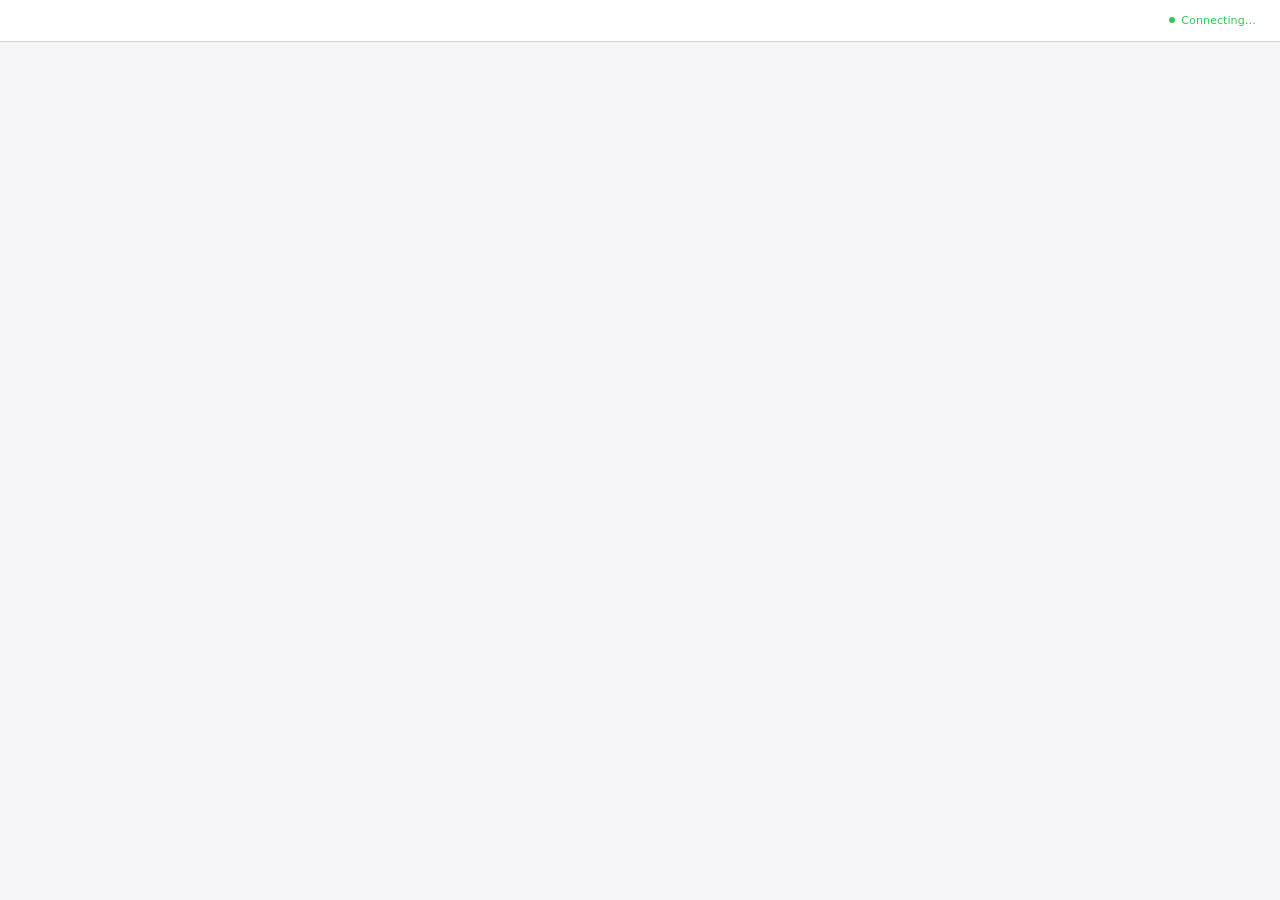
<file: .claude/skills/brainstorming/scripts/frame-template.html>
<!DOCTYPE html>
<html>
<head>
  <meta charset="utf-8">
  <title>Superpowers Brainstorming</title>
  <style>
    /*
     * BRAINSTORM COMPANION FRAME TEMPLATE
     *
     * This template provides a consistent frame with:
     * - OS-aware light/dark theming
     * - Header branding and connection status
     * - Scrollable main content area
     * - CSS helpers for common UI patterns
     *
     * Content is injected via placeholder comment in #frame-content.
     */

    * { box-sizing: border-box; margin: 0; padding: 0; }
    html, body { height: 100%; overflow: hidden; }

    /* ===== THEME VARIABLES ===== */
    :root {
      --bg-primary: #f5f5f7;
      --bg-secondary: #ffffff;
      --bg-tertiary: #e5e5e7;
      --border: #d1d1d6;
      --text-primary: #1d1d1f;
      --text-secondary: #86868b;
      --text-tertiary: #aeaeb2;
      --accent: #0071e3;
      --accent-hover: #0077ed;
      --success: #34c759;
      --warning: #ff9f0a;
      --error: #ff3b30;
      --selected-bg: #e8f4fd;
      --selected-border: #0071e3;
    }

    @media (prefers-color-scheme: dark) {
      :root {
        --bg-primary: #1d1d1f;
        --bg-secondary: #2d2d2f;
        --bg-tertiary: #3d3d3f;
        --border: #424245;
        --text-primary: #f5f5f7;
        --text-secondary: #86868b;
        --text-tertiary: #636366;
        --accent: #0a84ff;
        --accent-hover: #409cff;
        --selected-bg: rgba(10, 132, 255, 0.15);
        --selected-border: #0a84ff;
      }
    }

    body {
      font-family: system-ui, -apple-system, BlinkMacSystemFont, sans-serif;
      background: var(--bg-primary);
      color: var(--text-primary);
      display: flex;
      flex-direction: column;
      line-height: 1.5;
    }

    /* ===== FRAME STRUCTURE ===== */
    .brand { display: flex; align-items: center; min-width: 0; overflow: hidden; color: var(--text-secondary); line-height: 1; }
    .brand a { color: inherit; text-decoration: none; display: flex; align-items: center; gap: 0.5rem; min-width: 0; max-width: 100%; line-height: 1; }
    .brand-copy { display: block; min-width: 0; overflow: hidden; text-overflow: ellipsis; white-space: nowrap; line-height: 1; transform: translateY(-1px); }
    .brand-logo { display: block; height: 1em; width: auto; max-width: 180px; flex-shrink: 0; filter: invert(1); }
    @media (prefers-color-scheme: dark) {
      .brand-logo { filter: none; }
    }
    .status { font-size: 0.7rem; color: var(--status-color, var(--success)); display: flex; align-items: center; gap: 0.4rem; justify-self: end; white-space: nowrap; line-height: 1; }
    .status::before { content: ''; width: 6px; height: 6px; background: var(--status-color, var(--success)); border-radius: 50%; }

    .main { flex: 1; overflow-y: auto; }
    #frame-content { padding: 2rem; min-height: 100%; }

    .header {
      background: var(--bg-secondary);
      border-bottom: 1px solid var(--border);
      padding: 0.5rem 1.5rem;
      flex-shrink: 0;
      display: grid;
      grid-template-columns: minmax(0, 1fr) auto;
      align-items: center;
      gap: 1rem;
      min-height: 42px;
    }
    .header .brand { justify-self: start; width: 100%; font-size: 0.75rem; line-height: 1; }
    .header .status { grid-column: 2; line-height: 1; }
    .header span {
      font-size: 0.75rem;
      color: var(--text-secondary);
    }
    .header .selected-text {
      color: var(--accent);
      font-weight: 500;
    }

    /* ===== TYPOGRAPHY ===== */
    h2 { font-size: 1.5rem; font-weight: 600; margin-bottom: 0.5rem; }
    h3 { font-size: 1.1rem; font-weight: 600; margin-bottom: 0.25rem; }
    .subtitle { color: var(--text-secondary); margin-bottom: 1.5rem; }
    .section { margin-bottom: 2rem; }
    .label { font-size: 0.7rem; color: var(--text-secondary); text-transform: uppercase; letter-spacing: 0.05em; margin-bottom: 0.5rem; }

    /* ===== OPTIONS (for A/B/C choices) ===== */
    .options { display: flex; flex-direction: column; gap: 0.75rem; }
    .option {
      background: var(--bg-secondary);
      border: 2px solid var(--border);
      border-radius: 12px;
      padding: 1rem 1.25rem;
      cursor: pointer;
      transition: all 0.15s ease;
      display: flex;
      align-items: flex-start;
      gap: 1rem;
    }
    .option:hover { border-color: var(--accent); }
    .option.selected { background: var(--selected-bg); border-color: var(--selected-border); }
    .option .letter {
      background: var(--bg-tertiary);
      color: var(--text-secondary);
      width: 1.75rem; height: 1.75rem;
      border-radius: 6px;
      display: flex; align-items: center; justify-content: center;
      font-weight: 600; font-size: 0.85rem; flex-shrink: 0;
    }
    .option.selected .letter { background: var(--accent); color: white; }
    .option .content { flex: 1; }
    .option .content h3 { font-size: 0.95rem; margin-bottom: 0.15rem; }
    .option .content p { color: var(--text-secondary); font-size: 0.85rem; margin: 0; }

    /* ===== CARDS (for showing designs/mockups) ===== */
    .cards { display: grid; grid-template-columns: repeat(auto-fit, minmax(280px, 1fr)); gap: 1rem; }
    .card {
      background: var(--bg-secondary);
      border: 1px solid var(--border);
      border-radius: 12px;
      overflow: hidden;
      cursor: pointer;
      transition: all 0.15s ease;
    }
    .card:hover { border-color: var(--accent); transform: translateY(-2px); box-shadow: 0 4px 12px rgba(0,0,0,0.1); }
    .card.selected { border-color: var(--selected-border); border-width: 2px; }
    .card-image { background: var(--bg-tertiary); aspect-ratio: 16/10; display: flex; align-items: center; justify-content: center; }
    .card-body { padding: 1rem; }
    .card-body h3 { margin-bottom: 0.25rem; }
    .card-body p { color: var(--text-secondary); font-size: 0.85rem; }

    /* ===== MOCKUP CONTAINER ===== */
    .mockup {
      background: var(--bg-secondary);
      border: 1px solid var(--border);
      border-radius: 12px;
      overflow: hidden;
      margin-bottom: 1.5rem;
    }
    .mockup-header {
      background: var(--bg-tertiary);
      padding: 0.5rem 1rem;
      font-size: 0.75rem;
      color: var(--text-secondary);
      border-bottom: 1px solid var(--border);
    }
    .mockup-body { padding: 1.5rem; }

    /* ===== SPLIT VIEW (side-by-side comparison) ===== */
    .split { display: grid; grid-template-columns: 1fr 1fr; gap: 1.5rem; }
    @media (max-width: 700px) { .split { grid-template-columns: 1fr; } }

    /* ===== PROS/CONS ===== */
    .pros-cons { display: grid; grid-template-columns: 1fr 1fr; gap: 1rem; margin: 1rem 0; }
    .pros, .cons { background: var(--bg-secondary); border-radius: 8px; padding: 1rem; }
    .pros h4 { color: var(--success); font-size: 0.85rem; margin-bottom: 0.5rem; }
    .cons h4 { color: var(--error); font-size: 0.85rem; margin-bottom: 0.5rem; }
    .pros ul, .cons ul { margin-left: 1.25rem; font-size: 0.85rem; color: var(--text-secondary); }
    .pros li, .cons li { margin-bottom: 0.25rem; }

    /* ===== PLACEHOLDER (for mockup areas) ===== */
    .placeholder {
      background: var(--bg-tertiary);
      border: 2px dashed var(--border);
      border-radius: 8px;
      padding: 2rem;
      text-align: center;
      color: var(--text-tertiary);
    }

    /* ===== INLINE MOCKUP ELEMENTS ===== */
    .mock-nav { background: var(--accent); color: white; padding: 0.75rem 1rem; display: flex; gap: 1.5rem; font-size: 0.9rem; }
    .mock-sidebar { background: var(--bg-tertiary); padding: 1rem; min-width: 180px; }
    .mock-content { padding: 1.5rem; flex: 1; }
    .mock-button { background: var(--accent); color: white; border: none; padding: 0.5rem 1rem; border-radius: 6px; font-size: 0.85rem; }
    .mock-input { background: var(--bg-primary); border: 1px solid var(--border); border-radius: 6px; padding: 0.5rem; width: 100%; }
  </style>
</head>
<body>
  <div class="header">
    <!-- BRANDING -->
    <div class="status">Connecting…</div>
  </div>

  <div class="main">
    <div id="frame-content">
      <!-- CONTENT -->
    </div>
  </div>

</body>
</html>
</file>
<file: styles.css>
/* === Epic Homes Development === */
:root {
  --navy-900: #0a1628;
  --navy-800: #0f1f3d;
  --navy-700: #152a52;
  --gold: #c9a25f;
  --gold-light: #e0bd80;
  --cream: #f7f3ec;
  --white: #ffffff;
  --gray-100: #f5f5f5;
  --gray-300: #d4d4d4;
  --gray-500: #737373;
  --gray-700: #404040;
  --text: #1a1a1a;
  --text-soft: #4a4a4a;

  --serif: 'Playfair Display', 'Times New Roman', serif;
  --sans: 'Inter', -apple-system, BlinkMacSystemFont, sans-serif;

  --radius: 4px;
  --radius-lg: 12px;
  --shadow-sm: 0 4px 14px rgba(10, 22, 40, 0.08);
  --shadow-md: 0 10px 40px rgba(10, 22, 40, 0.12);
  --shadow-lg: 0 24px 60px rgba(10, 22, 40, 0.18);
  --transition: 0.3s cubic-bezier(0.22, 1, 0.36, 1);
}

* { box-sizing: border-box; margin: 0; padding: 0; }

html { scroll-behavior: smooth; }

body {
  font-family: var(--sans);
  color: var(--text);
  background: var(--cream);
  line-height: 1.6;
  font-weight: 400;
  -webkit-font-smoothing: antialiased;
  -moz-osx-font-smoothing: grayscale;
  overflow-x: hidden;
}

img { max-width: 100%; display: block; }
a { color: inherit; text-decoration: none; }
button { font-family: inherit; cursor: pointer; border: none; background: none; }
ul, ol { list-style: none; }

.container {
  width: 100%;
  max-width: 1200px;
  margin: 0 auto;
  padding: 0 24px;
}

h1, h2, h3, h4 {
  font-family: var(--serif);
  font-weight: 700;
  line-height: 1.15;
  letter-spacing: -0.02em;
}

h1 { font-size: clamp(2.4rem, 5.5vw, 4.5rem); font-weight: 900; }
h2 { font-size: clamp(2rem, 4vw, 3.2rem); }
h3 { font-size: 1.35rem; }
h4 { font-size: 1rem; font-family: var(--sans); font-weight: 600; letter-spacing: 0.02em; }

em { font-style: italic; color: var(--gold); font-weight: inherit; }

.eyebrow {
  display: inline-block;
  font-size: 0.78rem;
  font-weight: 600;
  letter-spacing: 0.22em;
  text-transform: uppercase;
  color: var(--navy-700);
  margin-bottom: 18px;
  position: relative;
  padding-left: 36px;
}
.eyebrow::before {
  content: '';
  position: absolute;
  left: 0;
  top: 50%;
  width: 24px;
  height: 1px;
  background: var(--gold);
}
.eyebrow--gold { color: var(--gold); }
.eyebrow--gold::before { background: var(--gold-light); }

.lead {
  font-size: 1.15rem;
  color: var(--text-soft);
  margin-bottom: 20px;
  line-height: 1.65;
}

/* === Buttons === */
.btn {
  display: inline-flex;
  align-items: center;
  justify-content: center;
  gap: 8px;
  padding: 16px 32px;
  font-size: 0.92rem;
  font-weight: 600;
  letter-spacing: 0.06em;
  text-transform: uppercase;
  border-radius: var(--radius);
  transition: all var(--transition);
  cursor: pointer;
  border: 1.5px solid transparent;
}
.btn--gold {
  background: var(--gold);
  color: var(--navy-900);
}
.btn--gold:hover {
  background: var(--gold-light);
  transform: translateY(-2px);
  box-shadow: var(--shadow-md);
}
.btn--ghost {
  background: transparent;
  color: var(--white);
  border-color: rgba(255,255,255,0.4);
}
.btn--ghost:hover {
  background: var(--white);
  color: var(--navy-900);
}
.btn--block { width: 100%; }
.btn--sm {
  padding: 12px 22px;
  font-size: 0.82rem;
  align-self: flex-start;
  margin-top: 6px;
}

/* === Nav === */
.nav {
  position: fixed;
  top: 0; left: 0; right: 0;
  z-index: 100;
  padding: 18px 0;
  transition: all var(--transition);
  background: transparent;
}
.nav.is-scrolled {
  background: rgba(10, 22, 40, 0.96);
  backdrop-filter: blur(12px);
  padding: 12px 0;
  box-shadow: var(--shadow-sm);
}
.nav__inner {
  display: flex;
  align-items: center;
  justify-content: space-between;
}
.nav__brand {
  display: flex;
  align-items: center;
  gap: 12px;
  color: var(--white);
}
.nav__mark {
  display: inline-flex;
  align-items: center;
  justify-content: center;
  width: 46px;
  height: 38px;
  flex-shrink: 0;
  transition: transform var(--transition);
}
.nav__mark svg { width: 100%; height: 100%; display: block; }
.nav__mark .mark-navy { fill: var(--white); }
.nav__mark .mark-gold { fill: var(--gold); }
.nav__brand:hover .nav__mark { transform: scale(1.05); }

.nav__brand-text {
  display: flex;
  flex-direction: column;
  align-items: flex-start;
  line-height: 1;
  gap: 5px;
}
.nav__brand-top {
  font-family: var(--serif);
  font-size: 1.05rem;
  font-weight: 700;
  letter-spacing: 0.18em;
  color: var(--white);
  display: inline-flex;
  align-items: baseline;
  gap: 6px;
}
.nav__brand-gold {
  color: var(--gold);
  font-weight: 700;
  font-style: normal;
}
.nav__brand-bottom {
  font-family: var(--sans);
  font-size: 0.6rem;
  font-weight: 500;
  letter-spacing: 0.34em;
  color: rgba(255,255,255,0.78);
  position: relative;
  padding-left: 0;
}
.nav.is-scrolled .nav__mark { width: 40px; height: 34px; }
.nav.is-scrolled .nav__brand-top { font-size: 0.95rem; }
.nav.is-scrolled .nav__brand-bottom { font-size: 0.55rem; }
.nav__links {
  display: flex;
  align-items: center;
  gap: 36px;
}
.nav__links a {
  color: var(--white);
  font-size: 0.92rem;
  font-weight: 500;
  letter-spacing: 0.04em;
  position: relative;
  transition: color var(--transition);
}
.nav__links a:not(.nav__cta)::after {
  content: '';
  position: absolute;
  left: 0; bottom: -6px;
  width: 0; height: 1.5px;
  background: var(--gold);
  transition: width var(--transition);
}
.nav__links a:not(.nav__cta):hover { color: var(--gold); }
.nav__links a:not(.nav__cta):hover::after { width: 100%; }
.nav__cta {
  background: var(--gold);
  color: var(--navy-900) !important;
  padding: 10px 22px;
  border-radius: var(--radius);
  font-weight: 600;
}
.nav__cta:hover { background: var(--gold-light); }
.nav__toggle {
  display: none;
  flex-direction: column;
  gap: 5px;
  padding: 8px;
}
.nav__toggle span {
  width: 26px; height: 2px;
  background: var(--white);
  transition: all var(--transition);
}

/* === Hero === */
.hero {
  position: relative;
  min-height: 100vh;
  display: flex;
  align-items: center;
  color: var(--white);
  padding: 140px 0 80px;
  overflow: hidden;
}
.hero__bg {
  position: absolute;
  inset: 0;
  background:
    linear-gradient(135deg, rgba(10,22,40,0.78) 0%, rgba(10,22,40,0.55) 50%, rgba(10,22,40,0.92) 100%),
    url('assets/hero-night.jpg') center/cover no-repeat,
    linear-gradient(180deg, var(--navy-800) 0%, var(--navy-900) 100%);
  background-color: var(--navy-900);
  z-index: -1;
}
.hero__bg::after {
  content: '';
  position: absolute;
  inset: 0;
  background:
    radial-gradient(circle at 18% 30%, rgba(201, 162, 95, 0.18) 0%, transparent 45%),
    radial-gradient(circle at 82% 75%, rgba(21, 42, 82, 0.5) 0%, transparent 55%);
}
.hero__watermark {
  position: absolute;
  top: 50%;
  right: -120px;
  transform: translateY(-50%);
  width: 720px;
  height: 600px;
  opacity: 0.04;
  z-index: 0;
  pointer-events: none;
}
.hero__watermark svg { width: 100%; height: 100%; }
.hero__inner {
  position: relative;
  z-index: 1;
  max-width: 900px;
}
.hero .eyebrow {
  color: var(--gold);
}
.hero .eyebrow::before { background: var(--gold); }
.hero__title {
  margin-bottom: 28px;
  text-shadow: 0 4px 30px rgba(0,0,0,0.5);
}
.hero__sub {
  font-size: 1.2rem;
  color: rgba(255,255,255,0.85);
  max-width: 620px;
  margin-bottom: 40px;
  line-height: 1.6;
  text-shadow: 0 2px 20px rgba(0,0,0,0.4);
}
.hero__actions {
  display: flex;
  gap: 16px;
  flex-wrap: wrap;
  margin-bottom: 80px;
}
.hero__stats {
  display: grid;
  grid-template-columns: repeat(3, 1fr);
  gap: 32px;
  max-width: 600px;
  padding-top: 40px;
  border-top: 1px solid rgba(255,255,255,0.12);
}
.hero__stats div { display: flex; flex-direction: column; }
.hero__stats strong {
  font-family: var(--serif);
  font-size: 2.4rem;
  font-weight: 700;
  color: var(--gold);
  line-height: 1;
  margin-bottom: 6px;
}
.hero__stats span {
  font-size: 0.85rem;
  letter-spacing: 0.06em;
  text-transform: uppercase;
  color: rgba(255,255,255,0.7);
}

/* === Sections === */
.section {
  padding: 120px 0;
}
.section--dark {
  background: var(--navy-900);
  color: var(--white);
}
.section--dark h2,
.section--dark h3 { color: var(--white); }
.section--dark .lead { color: rgba(255,255,255,0.7); }
.section__head {
  text-align: center;
  max-width: 760px;
  margin: 0 auto 70px;
}
.section__head .eyebrow { padding-left: 0; }
.section__head .eyebrow::before { display: none; }
.section__head h2 { margin-bottom: 18px; }
.section__lead {
  font-size: 1.1rem;
  color: var(--text-soft);
  margin-top: 8px;
}
.section--dark .section__lead { color: rgba(255,255,255,0.7); }

.grid-2 {
  display: grid;
  grid-template-columns: 1fr 1fr;
  gap: 80px;
  align-items: center;
}
.grid-2--contact { align-items: start; }

/* === About === */
.checklist {
  margin-top: 28px;
  display: flex;
  flex-direction: column;
  gap: 12px;
}
.checklist li {
  position: relative;
  padding-left: 32px;
  color: var(--text-soft);
}
.checklist li::before {
  content: '';
  position: absolute;
  left: 0; top: 10px;
  width: 18px; height: 2px;
  background: var(--gold);
}

.about__visual {
  position: relative;
  height: 540px;
}
.about__card {
  position: absolute;
  border-radius: var(--radius-lg);
  box-shadow: var(--shadow-lg);
  overflow: hidden;
}
.about__card--photo {
  top: 0; left: 0;
  width: 78%; height: 78%;
  background:
    linear-gradient(180deg, rgba(10,22,40,0.1) 0%, rgba(10,22,40,0.4) 100%),
    url('assets/heritage-side.jpg') center/cover no-repeat,
    linear-gradient(160deg, #2a3f6b 0%, #0a1628 100%);
  background-color: var(--navy-800);
}
.about__card--accent {
  bottom: 0; right: 0;
  width: 55%; height: 50%;
  background:
    url('assets/neighborhood-aerial.jpg') center/cover no-repeat,
    linear-gradient(160deg, #c9a25f 0%, #8a6b3a 100%);
  background-color: var(--gold);
  border: 4px solid var(--cream);
}
.about__badge {
  position: absolute;
  bottom: 32%;
  left: 60%;
  background: var(--white);
  padding: 24px 28px;
  border-radius: var(--radius-lg);
  box-shadow: var(--shadow-md);
  display: flex;
  align-items: center;
  gap: 16px;
  z-index: 2;
}
.about__badge strong {
  font-family: var(--serif);
  font-size: 2.8rem;
  font-weight: 900;
  color: var(--navy-900);
  line-height: 1;
}
.about__badge span {
  font-size: 0.78rem;
  letter-spacing: 0.06em;
  color: var(--gray-500);
  line-height: 1.3;
  text-transform: uppercase;
}

/* === Services === */
.services {
  display: grid;
  grid-template-columns: repeat(3, 1fr);
  gap: 24px;
}
.service {
  padding: 40px 32px;
  background: rgba(255,255,255,0.03);
  border: 1px solid rgba(255,255,255,0.08);
  border-radius: var(--radius-lg);
  transition: all var(--transition);
}
.service:hover {
  background: rgba(201,162,95,0.06);
  border-color: rgba(201,162,95,0.3);
  transform: translateY(-6px);
}
.service__icon {
  font-size: 1.8rem;
  color: var(--gold);
  margin-bottom: 20px;
  display: inline-flex;
  align-items: center;
  justify-content: center;
  width: 56px; height: 56px;
  background: rgba(201,162,95,0.1);
  border-radius: var(--radius);
}
.service h3 { margin-bottom: 12px; }
.service p {
  color: rgba(255,255,255,0.65);
  font-size: 0.95rem;
}

/* === Projects === */
.projects {
  display: grid;
  grid-template-columns: repeat(3, 1fr);
  gap: 24px;
}
.project {
  background: var(--white);
  border-radius: var(--radius-lg);
  overflow: hidden;
  box-shadow: var(--shadow-sm);
  transition: all var(--transition);
  display: flex;
  flex-direction: column;
}
.project:hover {
  transform: translateY(-8px);
  box-shadow: var(--shadow-lg);
}
.project--lg {
  grid-column: span 3;
  flex-direction: row;
  min-height: 460px;
  margin-bottom: 8px;
}
.project--lg .project__img {
  flex: 1.3;
  height: auto;
  min-height: 460px;
}
.project--lg .project__body {
  flex: 1;
  padding: 48px;
  justify-content: center;
}
.project__img {
  height: 240px;
  position: relative;
  overflow: hidden;
  background-size: cover;
  background-position: center;
}
.project__img--hudson {
  background-image:
    linear-gradient(180deg, rgba(10,22,40,0.1) 0%, rgba(10,22,40,0.4) 100%),
    url('assets/hudson.jpg');
  background-color: #1e3a2a;
}
.project__img--westford {
  background-image:
    linear-gradient(180deg, rgba(10,22,40,0.1) 0%, rgba(10,22,40,0.4) 100%),
    url('assets/westford.jpg');
  background-color: #6b4e2a;
}
.project__img--lowell {
  background-image:
    linear-gradient(180deg, rgba(10,22,40,0.1) 0%, rgba(10,22,40,0.4) 100%),
    url('assets/lowell.jpg');
  background-color: #1a3a5a;
}

/* === Carousel === */
.carousel {
  position: relative;
  flex: 1.3;
  min-height: 460px;
  overflow: hidden;
  background: var(--navy-900);
  border-radius: 0;
}
.carousel__track {
  display: flex;
  height: 100%;
  width: 100%;
  transition: transform 0.7s cubic-bezier(0.22, 1, 0.36, 1);
  will-change: transform;
}
.carousel__slide {
  flex: 0 0 100%;
  min-height: 100%;
  background-size: cover;
  background-position: center;
  background-repeat: no-repeat;
  position: relative;
  transform: scale(1);
  transform-origin: center center;
}
.carousel__slide.is-active {
  animation: kenBurns 8s ease-out forwards;
}
.carousel__slide:nth-child(2n).is-active {
  animation-name: kenBurnsAlt;
}
.carousel__slide:nth-child(3n).is-active {
  animation-name: kenBurnsZoomOut;
}
@keyframes kenBurns {
  0%   { transform: scale(1) translate(0, 0); }
  100% { transform: scale(1.08) translate(-1.5%, -1%); }
}
@keyframes kenBurnsAlt {
  0%   { transform: scale(1) translate(0, 0); }
  100% { transform: scale(1.08) translate(1.5%, 1%); }
}
@keyframes kenBurnsZoomOut {
  0%   { transform: scale(1.08) translate(0, -1%); }
  100% { transform: scale(1) translate(0, 0); }
}
.carousel__slide::after {
  content: '';
  position: absolute;
  inset: 0;
  background: linear-gradient(180deg, rgba(10,22,40,0) 50%, rgba(10,22,40,0.55) 100%);
  pointer-events: none;
  z-index: 1;
}
.carousel__btn {
  position: absolute;
  top: 50%;
  transform: translateY(-50%);
  width: 48px; height: 48px;
  background: rgba(255,255,255,0.95);
  color: var(--navy-900);
  border-radius: 50%;
  display: flex;
  align-items: center;
  justify-content: center;
  font-size: 1.7rem;
  font-weight: 300;
  line-height: 1;
  z-index: 3;
  cursor: pointer;
  transition: all var(--transition);
  box-shadow: var(--shadow-md);
  padding-bottom: 4px;
}
.carousel__btn:hover {
  background: var(--gold);
  color: var(--navy-900);
  transform: translateY(-50%) scale(1.08);
}
.carousel__btn--prev { left: 16px; }
.carousel__btn--next { right: 16px; }
.carousel__counter {
  position: absolute;
  top: 18px;
  right: 18px;
  background: rgba(10, 22, 40, 0.65);
  color: var(--gold);
  padding: 7px 14px;
  border-radius: 30px;
  font-size: 0.78rem;
  letter-spacing: 0.1em;
  font-weight: 600;
  z-index: 3;
  backdrop-filter: blur(10px);
  -webkit-backdrop-filter: blur(10px);
  border: 1px solid rgba(255,255,255,0.1);
}
.carousel__counter span { color: var(--white); }
.carousel__dots {
  position: absolute;
  bottom: 22px;
  left: 50%;
  transform: translateX(-50%);
  display: flex;
  gap: 8px;
  z-index: 3;
  background: rgba(10, 22, 40, 0.4);
  padding: 8px 14px;
  border-radius: 30px;
  backdrop-filter: blur(8px);
  -webkit-backdrop-filter: blur(8px);
}
.carousel__dot {
  width: 8px; height: 8px;
  border-radius: 50%;
  background: rgba(255,255,255,0.45);
  border: none;
  transition: all 0.4s var(--transition);
  cursor: pointer;
  padding: 0;
}
.carousel__dot:hover { background: rgba(255,255,255,0.8); }
.carousel__dot.is-active {
  background: var(--gold);
  width: 26px;
  border-radius: 5px;
}
.project__body {
  padding: 28px;
  display: flex;
  flex-direction: column;
  gap: 10px;
  flex: 1;
}
.tag {
  display: inline-block;
  align-self: flex-start;
  padding: 5px 12px;
  background: var(--navy-900);
  color: var(--gold);
  font-size: 0.7rem;
  letter-spacing: 0.1em;
  text-transform: uppercase;
  font-weight: 600;
  border-radius: var(--radius);
  margin-bottom: 4px;
}
.tag--done {
  background: var(--gold);
  color: var(--navy-900);
}
.project__body h3 { color: var(--navy-900); }
.project__body p {
  color: var(--text-soft);
  font-size: 0.95rem;
}
.project__meta {
  display: flex;
  flex-wrap: wrap;
  gap: 16px;
  margin-top: 12px;
  padding-top: 16px;
  border-top: 1px solid var(--gray-100);
  font-size: 0.85rem;
  color: var(--gray-500);
}
.project__features {
  display: grid;
  grid-template-columns: repeat(4, 1fr);
  gap: 12px;
  margin: 18px 0;
  padding: 18px 0;
  border-top: 1px solid var(--gray-100);
  border-bottom: 1px solid var(--gray-100);
}
.project__features div {
  display: flex;
  flex-direction: column;
  align-items: center;
  text-align: center;
}
.project__features strong {
  font-family: var(--serif);
  font-size: 1.6rem;
  color: var(--navy-900);
  font-weight: 700;
  line-height: 1;
}
.project__features span {
  font-size: 0.7rem;
  letter-spacing: 0.08em;
  text-transform: uppercase;
  color: var(--gray-500);
  margin-top: 4px;
}
.project__highlights {
  display: flex;
  flex-direction: column;
  gap: 6px;
  margin-bottom: 18px;
}
.project__highlights li {
  font-size: 0.92rem;
  color: var(--text-soft);
}

/* === Process === */
.process {
  display: grid;
  grid-template-columns: repeat(4, 1fr);
  gap: 24px;
  counter-reset: step;
}
.process li {
  padding: 36px 28px;
  background: rgba(255,255,255,0.03);
  border: 1px solid rgba(255,255,255,0.08);
  border-radius: var(--radius-lg);
  position: relative;
  transition: all var(--transition);
  display: flex;
  flex-direction: column;
}
.process li:hover {
  background: rgba(201,162,95,0.06);
  border-color: rgba(201,162,95,0.3);
  transform: translateY(-6px);
}
.process__num {
  display: block;
  font-family: var(--serif);
  font-size: 2.8rem;
  font-weight: 900;
  color: var(--gold);
  line-height: 1;
  margin-bottom: 8px;
}
.process__chip {
  display: inline-block;
  align-self: flex-start;
  padding: 4px 10px;
  background: rgba(201,162,95,0.15);
  color: var(--gold);
  font-size: 0.7rem;
  letter-spacing: 0.12em;
  text-transform: uppercase;
  font-weight: 600;
  border-radius: var(--radius);
  margin-bottom: 16px;
}
.process h3 {
  margin-bottom: 12px;
  color: var(--white);
}
.process p {
  color: rgba(255,255,255,0.7);
  font-size: 0.92rem;
  margin-bottom: 18px;
  flex-grow: 1;
}
.process__deliverable {
  display: block;
  font-size: 0.82rem;
  color: var(--gold-light);
  font-weight: 500;
  padding-top: 16px;
  border-top: 1px solid rgba(201,162,95,0.2);
  font-style: italic;
}

/* === CTA === */
.cta {
  background:
    linear-gradient(135deg, rgba(10,22,40,0.92), rgba(10,22,40,0.78)),
    linear-gradient(45deg, var(--navy-700), var(--navy-900));
  color: var(--white);
  padding: 100px 0;
  text-align: center;
  position: relative;
  overflow: hidden;
}
.cta::before {
  content: '';
  position: absolute;
  top: 50%; left: 50%;
  transform: translate(-50%,-50%);
  width: 800px; height: 800px;
  background: radial-gradient(circle, rgba(201,162,95,0.12) 0%, transparent 60%);
  z-index: 0;
}
.cta__inner {
  position: relative;
  z-index: 1;
}
.cta__mark {
  width: 72px;
  height: 60px;
  margin: 0 auto 24px;
  opacity: 0.85;
}
.cta__mark svg { width: 100%; height: 100%; }
.cta h2 {
  color: var(--white);
  margin-bottom: 18px;
}
.cta p {
  color: rgba(255,255,255,0.78);
  font-size: 1.15rem;
  margin-bottom: 36px;
  max-width: 580px;
  margin-left: auto;
  margin-right: auto;
}
.cta__actions {
  display: flex;
  gap: 16px;
  justify-content: center;
  flex-wrap: wrap;
}

/* === Contact === */
.contact__info {
  margin-top: 32px;
  display: flex;
  flex-direction: column;
  gap: 22px;
}
.contact__info li {
  padding-left: 20px;
  border-left: 2px solid var(--gold);
}
.contact__info strong {
  display: block;
  font-size: 0.78rem;
  letter-spacing: 0.16em;
  text-transform: uppercase;
  color: var(--gold);
  margin-bottom: 4px;
  font-weight: 600;
}
.contact__info a:hover { color: var(--gold); }

.form {
  background: var(--white);
  padding: 44px;
  border-radius: var(--radius-lg);
  box-shadow: var(--shadow-md);
}
.form__row { margin-bottom: 18px; }
.form__row--2 {
  display: grid;
  grid-template-columns: 1fr 1fr;
  gap: 16px;
}
.form label { display: block; }
.form span {
  display: block;
  font-size: 0.78rem;
  letter-spacing: 0.1em;
  text-transform: uppercase;
  color: var(--gray-500);
  font-weight: 600;
  margin-bottom: 8px;
}
.form input,
.form select,
.form textarea {
  width: 100%;
  padding: 14px 16px;
  font-size: 0.98rem;
  font-family: inherit;
  border: 1.5px solid var(--gray-300);
  border-radius: var(--radius);
  background: var(--white);
  transition: border-color var(--transition), box-shadow var(--transition);
  color: var(--text);
}
.form input:focus,
.form select:focus,
.form textarea:focus {
  outline: none;
  border-color: var(--gold);
  box-shadow: 0 0 0 3px rgba(201,162,95,0.15);
}
.form textarea { resize: vertical; min-height: 120px; }
.form__status {
  margin-top: 16px;
  text-align: center;
  font-size: 0.92rem;
  color: var(--gold);
  font-weight: 600;
  min-height: 22px;
}

/* === Newsletter === */
.newsletter {
  background:
    linear-gradient(135deg, rgba(10,22,40,0.95), rgba(15,31,61,0.92)),
    linear-gradient(45deg, var(--navy-700), var(--navy-900));
  color: var(--white);
  padding: 90px 0;
  position: relative;
  overflow: hidden;
}
.newsletter::before {
  content: '';
  position: absolute;
  top: -100px; right: -100px;
  width: 500px; height: 500px;
  background: radial-gradient(circle, rgba(201,162,95,0.1) 0%, transparent 65%);
  z-index: 0;
}
.newsletter::after {
  content: '';
  position: absolute;
  bottom: -120px; left: -120px;
  width: 400px; height: 400px;
  background: radial-gradient(circle, rgba(201,162,95,0.06) 0%, transparent 60%);
  z-index: 0;
}
.newsletter__inner {
  display: grid;
  grid-template-columns: 1fr 1fr;
  gap: 60px;
  align-items: center;
  position: relative;
  z-index: 1;
}
.newsletter__copy h2 {
  color: var(--white);
  margin-bottom: 14px;
}
.newsletter__copy p {
  color: rgba(255,255,255,0.78);
  font-size: 1.05rem;
  line-height: 1.65;
  max-width: 460px;
}
.newsletter__copy .eyebrow { padding-left: 0; }
.newsletter__copy .eyebrow::before { display: none; }

.newsletter__form { width: 100%; }
.newsletter__field {
  display: flex;
  gap: 10px;
  background: var(--white);
  padding: 8px;
  border-radius: var(--radius);
  box-shadow: 0 10px 40px rgba(0,0,0,0.3);
}
.newsletter__field input {
  flex: 1;
  padding: 14px 18px;
  font-size: 1rem;
  font-family: inherit;
  border: none;
  background: transparent;
  color: var(--text);
  min-width: 0;
}
.newsletter__field input:focus {
  outline: none;
}
.newsletter__field input::placeholder {
  color: var(--gray-500);
}
.newsletter__field .btn {
  padding: 14px 22px;
  white-space: nowrap;
  flex-shrink: 0;
}
.newsletter__hint {
  margin-top: 14px;
  font-size: 0.84rem;
  color: rgba(255,255,255,0.6);
  letter-spacing: 0.02em;
}
.newsletter__status {
  margin-top: 12px;
  font-size: 0.92rem;
  color: var(--gold);
  font-weight: 600;
  min-height: 22px;
}

/* === Custom checkbox === */
.form__checkbox { margin: 6px 0 18px; }
.checkbox-label {
  display: flex;
  align-items: flex-start;
  gap: 12px;
  cursor: pointer;
  user-select: none;
  position: relative;
}
.checkbox-label input[type="checkbox"] {
  position: absolute;
  opacity: 0;
  pointer-events: none;
  width: 0; height: 0;
}
.checkbox-mark {
  width: 22px;
  height: 22px;
  border: 2px solid var(--gray-300);
  border-radius: 4px;
  flex-shrink: 0;
  background: var(--white);
  position: relative;
  transition: all var(--transition);
  margin-top: 2px;
}
.checkbox-label input:checked ~ .checkbox-mark {
  background: var(--gold);
  border-color: var(--gold);
}
.checkbox-mark::after {
  content: '';
  position: absolute;
  left: 6px; top: 2px;
  width: 6px; height: 11px;
  border: solid var(--navy-900);
  border-width: 0 2.5px 2.5px 0;
  transform: rotate(45deg) scale(0);
  transition: transform 0.2s var(--transition);
}
.checkbox-label input:checked ~ .checkbox-mark::after {
  transform: rotate(45deg) scale(1);
}
.checkbox-label input:focus-visible ~ .checkbox-mark {
  box-shadow: 0 0 0 3px rgba(201,162,95,0.25);
}
.checkbox-text {
  font-size: 0.9rem;
  color: var(--text-soft);
  line-height: 1.5;
  font-family: inherit;
  letter-spacing: normal;
  text-transform: none;
  font-weight: 400;
}
.checkbox-label:hover .checkbox-mark {
  border-color: var(--gold);
}

.visually-hidden {
  position: absolute;
  width: 1px; height: 1px;
  padding: 0; margin: -1px;
  overflow: hidden;
  clip: rect(0,0,0,0);
  white-space: nowrap;
  border: 0;
}

/* === Footer === */
.footer {
  background: var(--navy-900);
  color: rgba(255,255,255,0.7);
  padding: 70px 0 30px;
  border-top: 1px solid rgba(255,255,255,0.06);
}
.footer__inner {
  display: grid;
  grid-template-columns: 1.2fr 2fr;
  gap: 60px;
  margin-bottom: 50px;
}
.footer__brand {
  display: flex;
  flex-direction: column;
  align-items: flex-start;
  gap: 18px;
}
.footer__logo-img {
  height: 90px;
  width: auto;
  filter: brightness(0) invert(1);
  opacity: 0.95;
}
.footer__tagline {
  font-size: 0.92rem;
  color: rgba(255,255,255,0.55);
  max-width: 280px;
  line-height: 1.5;
}
.footer__cols {
  display: grid;
  grid-template-columns: repeat(3, 1fr);
  gap: 32px;
}
.footer__cols h4 {
  color: var(--white);
  margin-bottom: 16px;
  font-size: 0.78rem;
  letter-spacing: 0.16em;
  text-transform: uppercase;
}
.footer__cols a {
  display: block;
  font-size: 0.92rem;
  color: rgba(255,255,255,0.6);
  padding: 4px 0;
  transition: color var(--transition);
}
.footer__cols a:hover { color: var(--gold); }
.footer__copy {
  text-align: center;
  font-size: 0.82rem;
  color: rgba(255,255,255,0.4);
  padding-top: 30px;
  border-top: 1px solid rgba(255,255,255,0.06);
}

/* === The Epic Group === */
.group {
  background: linear-gradient(180deg, var(--cream) 0%, var(--white) 100%);
}
.group-grid {
  display: grid;
  grid-template-columns: 1fr auto 1fr auto 1fr;
  gap: 16px;
  align-items: stretch;
  margin-bottom: 50px;
}
.group-card {
  background: var(--white);
  padding: 38px 30px;
  border-radius: var(--radius-lg);
  border: 1px solid rgba(10,22,40,0.08);
  box-shadow: var(--shadow-sm);
  display: flex;
  flex-direction: column;
  gap: 10px;
  transition: all var(--transition);
  position: relative;
  text-align: left;
}
.group-card:hover {
  transform: translateY(-6px);
  box-shadow: var(--shadow-md);
  border-color: rgba(201,162,95,0.3);
}
.group-card__icon {
  width: 56px; height: 56px;
  background: rgba(10,22,40,0.05);
  border-radius: var(--radius);
  display: inline-flex;
  align-items: center;
  justify-content: center;
  font-size: 1.6rem;
  color: var(--gold);
  margin-bottom: 12px;
  border: 1px solid rgba(201,162,95,0.2);
}
.group-card__logo {
  width: 100%;
  height: 170px;
  display: flex;
  align-items: center;
  justify-content: center;
  margin-bottom: 22px;
  padding: 8px 0;
  transition: transform var(--transition);
}
.group-card:hover .group-card__logo {
  transform: scale(1.04);
}
.group-card__logo img {
  max-width: 90%;
  max-height: 100%;
  width: auto;
  height: auto;
  object-fit: contain;
  display: block;
}
.group-card__role {
  display: inline-block;
  font-size: 0.7rem;
  letter-spacing: 0.16em;
  text-transform: uppercase;
  color: var(--gold);
  font-weight: 600;
  margin-bottom: 2px;
}
.group-card h3 {
  color: var(--navy-900);
  font-size: 1.25rem;
  margin-bottom: 6px;
}
.group-card p {
  color: var(--text-soft);
  font-size: 0.93rem;
  line-height: 1.6;
}
.group-arrow {
  display: flex;
  align-items: center;
  justify-content: center;
  font-size: 1.6rem;
  color: var(--gold);
  font-weight: 300;
  opacity: 0.6;
}
.group-callout {
  max-width: 860px;
  margin: 0 auto;
  background: var(--navy-900);
  color: var(--white);
  padding: 32px 40px;
  border-radius: var(--radius-lg);
  border-left: 4px solid var(--gold);
  text-align: left;
}
.group-callout__label {
  display: block;
  font-size: 0.78rem;
  letter-spacing: 0.16em;
  text-transform: uppercase;
  color: var(--gold);
  font-weight: 600;
  margin-bottom: 10px;
}
.group-callout p {
  color: rgba(255,255,255,0.88);
  font-size: 1rem;
  line-height: 1.65;
  margin: 0;
}

/* === Available tag (project card) === */
.tag--available {
  background: var(--gold);
  color: var(--navy-900);
  font-weight: 700;
  position: relative;
  padding-left: 22px;
}
.tag--available::before {
  content: '';
  position: absolute;
  left: 10px;
  top: 50%;
  transform: translateY(-50%);
  width: 6px;
  height: 6px;
  border-radius: 50%;
  background: var(--navy-900);
  animation: pulse 2s ease-in-out infinite;
}
@keyframes pulse {
  0%, 100% { opacity: 1; transform: translateY(-50%) scale(1); }
  50% { opacity: 0.5; transform: translateY(-50%) scale(1.4); }
}

/* === Footer Group === */
.footer__group {
  display: flex;
  flex-direction: column;
  gap: 4px;
  padding-top: 18px;
  border-top: 1px solid rgba(255,255,255,0.08);
  width: 100%;
}
.footer__group-label {
  font-size: 0.7rem;
  letter-spacing: 0.16em;
  text-transform: uppercase;
  color: var(--gold);
  font-weight: 600;
  margin-bottom: 6px;
}
.footer__group span:not(.footer__group-label) {
  font-size: 0.85rem;
  color: rgba(255,255,255,0.7);
  padding-left: 12px;
  position: relative;
}
.footer__group span:not(.footer__group-label)::before {
  content: '◆';
  position: absolute;
  left: 0;
  color: var(--gold);
  font-size: 0.6rem;
  top: 5px;
}

/* === Trust Strip === */
.trust-strip {
  background: var(--white);
  padding: 36px 0;
  border-bottom: 1px solid rgba(10,22,40,0.06);
}
.trust-strip__inner {
  display: flex;
  align-items: center;
  justify-content: space-between;
  gap: 20px;
  flex-wrap: wrap;
}
.trust-item {
  flex: 1;
  min-width: 130px;
  display: flex;
  flex-direction: column;
  align-items: center;
  text-align: center;
  gap: 4px;
}
.trust-item strong {
  font-family: var(--serif);
  font-size: 1.4rem;
  font-weight: 900;
  color: var(--navy-900);
  letter-spacing: 0.02em;
  line-height: 1;
}
.trust-item span {
  font-size: 0.74rem;
  letter-spacing: 0.1em;
  text-transform: uppercase;
  color: var(--gray-500);
  font-weight: 500;
  line-height: 1.4;
}
.trust-divider {
  width: 1px;
  height: 44px;
  background: linear-gradient(180deg, transparent, var(--gray-300), transparent);
  flex-shrink: 0;
}

/* === Testimonials === */
.testimonials {
  background: linear-gradient(180deg, var(--cream) 0%, #ede5d6 100%);
}
.testi-grid {
  display: grid;
  grid-template-columns: repeat(3, 1fr);
  grid-template-rows: auto auto;
  gap: 24px;
}
.testi {
  background: var(--white);
  padding: 36px 32px;
  border-radius: var(--radius-lg);
  box-shadow: var(--shadow-sm);
  position: relative;
  display: flex;
  flex-direction: column;
  transition: all var(--transition);
  border: 1px solid rgba(201,162,95,0.1);
}
.testi:hover {
  transform: translateY(-6px);
  box-shadow: var(--shadow-md);
  border-color: rgba(201,162,95,0.3);
}
.testi--featured {
  grid-column: span 2;
  background: linear-gradient(135deg, var(--navy-900) 0%, var(--navy-800) 100%);
  color: var(--white);
  border-color: var(--gold);
}
.testi__quote-mark {
  position: absolute;
  top: 12px;
  right: 24px;
  font-family: var(--serif);
  font-size: 5rem;
  font-weight: 900;
  color: var(--gold);
  opacity: 0.25;
  line-height: 1;
}
.testi--featured .testi__quote-mark { opacity: 0.4; }
.testi__text {
  font-size: 1rem;
  line-height: 1.65;
  color: var(--text-soft);
  margin-bottom: 22px;
  font-style: italic;
  flex-grow: 1;
}
.testi--featured .testi__text {
  color: rgba(255,255,255,0.92);
  font-size: 1.15rem;
}
.testi__stars {
  color: var(--gold);
  font-size: 0.95rem;
  letter-spacing: 0.1em;
  margin-bottom: 16px;
}
.testi__author {
  padding-top: 18px;
  border-top: 1px solid rgba(10,22,40,0.08);
}
.testi--featured .testi__author { border-top-color: rgba(255,255,255,0.15); }
.testi__author strong {
  display: block;
  font-family: var(--serif);
  font-size: 1.1rem;
  font-weight: 700;
  color: var(--navy-900);
  margin-bottom: 4px;
}
.testi--featured .testi__author strong { color: var(--white); }
.testi__author span {
  display: block;
  font-size: 0.82rem;
  letter-spacing: 0.06em;
  color: var(--gray-500);
  font-weight: 500;
}
.testi--featured .testi__author span { color: var(--gold-light); }
.testi-cta {
  text-align: center;
  margin-top: 50px;
  font-size: 1rem;
  color: var(--text-soft);
}
.testi-cta a {
  color: var(--navy-900);
  font-weight: 700;
  border-bottom: 2px solid var(--gold);
  padding-bottom: 2px;
  transition: color var(--transition);
}
.testi-cta a:hover { color: var(--gold); }

/* === FAQ === */
.faq {
  background: var(--cream);
}
.faq-list {
  max-width: 860px;
  margin: 0 auto;
  display: flex;
  flex-direction: column;
  gap: 14px;
}
.faq-item {
  background: var(--white);
  border-radius: var(--radius-lg);
  box-shadow: var(--shadow-sm);
  overflow: hidden;
  transition: box-shadow var(--transition);
  border: 1px solid rgba(10,22,40,0.05);
}
.faq-item[open] {
  box-shadow: var(--shadow-md);
  border-color: rgba(201,162,95,0.3);
}
.faq-item summary {
  list-style: none;
  cursor: pointer;
  padding: 24px 28px;
  display: flex;
  align-items: center;
  justify-content: space-between;
  gap: 20px;
  font-family: var(--serif);
  font-size: 1.1rem;
  font-weight: 700;
  color: var(--navy-900);
  transition: background var(--transition);
}
.faq-item summary::-webkit-details-marker { display: none; }
.faq-item summary:hover { background: rgba(201,162,95,0.04); }
.faq-icon {
  display: inline-flex;
  align-items: center;
  justify-content: center;
  width: 32px;
  height: 32px;
  border-radius: 50%;
  background: rgba(201,162,95,0.12);
  color: var(--gold);
  font-size: 1.4rem;
  font-weight: 300;
  flex-shrink: 0;
  transition: all 0.4s var(--transition);
}
.faq-item[open] .faq-icon {
  transform: rotate(45deg);
  background: var(--gold);
  color: var(--navy-900);
}
.faq-answer {
  padding: 0 28px 26px;
  color: var(--text-soft);
  font-size: 1rem;
  line-height: 1.7;
}
.faq-answer p { margin: 0; }
.faq-answer strong {
  color: var(--navy-900);
  font-weight: 600;
}
.faq-cta {
  text-align: center;
  margin-top: 40px;
  font-size: 1rem;
  color: var(--text-soft);
}
.faq-cta a {
  color: var(--navy-900);
  font-weight: 700;
  border-bottom: 2px solid var(--gold);
  padding-bottom: 2px;
  transition: color var(--transition);
}
.faq-cta a:hover { color: var(--gold); }

/* === Service Area inline list === */
.service-area {
  display: block;
  font-size: 0.88rem;
  line-height: 1.7;
  color: var(--text-soft);
  margin-top: 6px;
}

/* === Reveal animation === */
.reveal {
  opacity: 0;
  transform: translateY(28px);
  transition: opacity 0.9s var(--transition), transform 0.9s var(--transition);
}
.reveal.is-visible {
  opacity: 1;
  transform: translateY(0);
}

/* === Responsive === */
@media (max-width: 960px) {
  .grid-2 { grid-template-columns: 1fr; gap: 50px; }
  .services { grid-template-columns: repeat(2, 1fr); }
  .projects { grid-template-columns: repeat(2, 1fr); }
  .project--lg { grid-column: span 2; flex-direction: column; min-height: 0; }
  .project--lg .project__img { height: 280px; flex: none; min-height: 280px; }
  .project--lg .project__body { padding: 28px; }
  .carousel { flex: none; min-height: 360px; height: 360px; }
  .testi-grid { grid-template-columns: repeat(2, 1fr); }
  .testi--featured { grid-column: span 2; }
  .trust-strip__inner { gap: 14px; }
  .trust-divider { display: none; }
  .trust-item { min-width: 30%; flex: 0 0 30%; }
  .group-grid { grid-template-columns: 1fr; }
  .group-arrow { transform: rotate(90deg); padding: 8px 0; }
  .newsletter__inner { grid-template-columns: 1fr; gap: 36px; }
  .process { grid-template-columns: repeat(2, 1fr); }
  .footer__inner { grid-template-columns: 1fr; gap: 40px; }
  .about__visual { height: 460px; }
}

@media (max-width: 720px) {
  .section { padding: 80px 0; }
  .nav__links {
    position: fixed;
    top: 0; right: -100%;
    width: 80%;
    max-width: 320px;
    height: 100vh;
    background: var(--navy-900);
    flex-direction: column;
    justify-content: center;
    align-items: flex-start;
    padding: 60px 40px;
    gap: 24px;
    transition: right var(--transition);
    box-shadow: var(--shadow-lg);
  }
  .nav__links.is-open { right: 0; }
  .nav__links a { font-size: 1.1rem; }
  .nav__toggle { display: flex; z-index: 110; }
  .nav__toggle.is-open span:nth-child(1) { transform: translateY(7px) rotate(45deg); }
  .nav__toggle.is-open span:nth-child(2) { opacity: 0; }
  .nav__toggle.is-open span:nth-child(3) { transform: translateY(-7px) rotate(-45deg); }

  .hero { min-height: 90vh; padding: 120px 0 60px; }
  .hero__stats { grid-template-columns: 1fr 1fr; gap: 24px; }
  .hero__stats strong { font-size: 1.8rem; }
  .hero__actions { flex-direction: column; align-items: stretch; }
  .hero__actions .btn { justify-content: center; }

  .services { grid-template-columns: 1fr; }
  .projects { grid-template-columns: 1fr; }
  .project--lg { grid-column: span 1; }
  .project__features { grid-template-columns: repeat(2, 1fr); }
  .carousel { min-height: 280px; height: 280px; }
  .carousel__btn { width: 40px; height: 40px; font-size: 1.4rem; }
  .carousel__btn--prev { left: 10px; }
  .carousel__btn--next { right: 10px; }
  .testi-grid { grid-template-columns: 1fr; }
  .testi--featured { grid-column: span 1; }
  .trust-strip__inner { flex-direction: column; gap: 24px; }
  .trust-item { width: 100%; }
  .faq-item summary { font-size: 1rem; padding: 20px 22px; gap: 14px; }
  .faq-answer { padding: 0 22px 22px; }
  .newsletter { padding: 70px 0; }
  .newsletter__field { flex-direction: column; padding: 12px; }
  .newsletter__field input { padding: 14px 16px; text-align: center; }
  .newsletter__field .btn { width: 100%; }
  .process { grid-template-columns: 1fr; }
  .form__row--2 { grid-template-columns: 1fr; }
  .form { padding: 28px; }
  .footer__cols { grid-template-columns: 1fr 1fr; }

  .about__visual { height: 380px; }
  .about__badge { padding: 18px 20px; }
  .about__badge strong { font-size: 2rem; }
  .cta__actions { flex-direction: column; }

  .nav__name em { display: none; }
}
</file>
<file: heritage.css>
/* === Heritage Ct Landing Page — Page-Specific Styles === */
/* Extends styles.css. Same tokens, same design language. */

/* === Hero variant (uses heritage exterior, not generic night shot) === */
.hero--heritage {
  min-height: 92vh;
}
.hero__bg--heritage {
  background:
    linear-gradient(135deg, rgba(10,22,40,0.82) 0%, rgba(10,22,40,0.55) 45%, rgba(10,22,40,0.92) 100%),
    url('assets/heritage-front.jpg') center/cover no-repeat,
    linear-gradient(180deg, var(--navy-800) 0%, var(--navy-900) 100%);
}

/* Live-reservation badge above hero headline */
.hero__badge {
  display: inline-flex;
  align-items: center;
  gap: 10px;
  padding: 8px 16px 8px 14px;
  background: rgba(201, 162, 95, 0.14);
  border: 1px solid rgba(201, 162, 95, 0.45);
  border-radius: 30px;
  font-size: 0.78rem;
  letter-spacing: 0.08em;
  text-transform: uppercase;
  color: var(--gold-light);
  font-weight: 600;
  margin-bottom: 22px;
  backdrop-filter: blur(6px);
  -webkit-backdrop-filter: blur(6px);
}
.hero__badge-dot {
  width: 8px;
  height: 8px;
  background: var(--gold);
  border-radius: 50%;
  box-shadow: 0 0 0 0 rgba(201, 162, 95, 0.6);
  animation: pulseGold 1.8s infinite;
  flex-shrink: 0;
}
@keyframes pulseGold {
  0%   { box-shadow: 0 0 0 0 rgba(201, 162, 95, 0.7); }
  70%  { box-shadow: 0 0 0 10px rgba(201, 162, 95, 0); }
  100% { box-shadow: 0 0 0 0 rgba(201, 162, 95, 0); }
}

/* === Hero title legibility — stronger contrast against the photo === */
/* Goal: keep the house photo visible behind, but make the headline pop */
.hero--heritage .hero__title {
  text-shadow:
    0 2px 6px rgba(0, 0, 0, 0.72),
    0 8px 36px rgba(0, 0, 0, 0.78);
  letter-spacing: -0.025em;
}
.hero--heritage .hero__title em {
  color: #f4d28b;
  font-weight: 900;
  font-style: italic;
  letter-spacing: -0.01em;
  text-shadow:
    0 1px 2px rgba(10, 22, 40, 0.95),
    0 3px 10px rgba(0, 0, 0, 0.7),
    0 0 32px rgba(201, 162, 95, 0.55),
    0 0 4px rgba(244, 210, 139, 0.35);
  position: relative;
  display: inline-block;
}
/* Subtle gold underline accent on the em — anchors it visually without a heavy stroke */
.hero--heritage .hero__title em::after {
  content: "";
  position: absolute;
  left: 4%;
  right: 4%;
  bottom: 0.04em;
  height: 0.08em;
  background: linear-gradient(
    90deg,
    rgba(244, 210, 139, 0) 0%,
    rgba(244, 210, 139, 0.55) 30%,
    rgba(244, 210, 139, 0.55) 70%,
    rgba(244, 210, 139, 0) 100%
  );
  border-radius: 99px;
  filter: blur(0.5px);
  pointer-events: none;
}
/* Brighten subtitle and eyebrow slightly so they don't get washed out either */
.hero--heritage .hero__sub {
  color: rgba(255, 255, 255, 0.96);
  text-shadow: 0 2px 14px rgba(0, 0, 0, 0.6);
}
.hero--heritage .hero__sub strong {
  color: #f4d28b !important;
  text-shadow: 0 1px 6px rgba(10, 22, 40, 0.75);
}
.hero--heritage .eyebrow {
  text-shadow: 0 2px 10px rgba(0, 0, 0, 0.45);
}

/* Cream-tinted section variant (between dark sections) */
.section--cream {
  background:
    linear-gradient(180deg, var(--cream) 0%, #efe9dd 100%);
}

/* === Opportunity Pillars (4-up advantage cards) === */
.pillars {
  display: grid;
  grid-template-columns: repeat(4, 1fr);
  gap: 22px;
}
.pillar {
  position: relative;
  padding: 36px 28px 32px;
  background: var(--white);
  border: 1px solid var(--gray-100);
  border-radius: var(--radius-lg);
  box-shadow: var(--shadow-sm);
  transition: all var(--transition);
  display: flex;
  flex-direction: column;
}
.pillar:hover {
  transform: translateY(-6px);
  box-shadow: var(--shadow-md);
  border-color: rgba(201, 162, 95, 0.4);
}
.pillar__num {
  font-family: var(--serif);
  font-size: 2.6rem;
  font-weight: 900;
  color: var(--gold);
  line-height: 1;
  margin-bottom: 20px;
}
.pillar h3 {
  margin-bottom: 12px;
  color: var(--navy-900);
}
.pillar p {
  color: var(--text-soft);
  font-size: 0.95rem;
  line-height: 1.6;
  flex-grow: 1;
}
.pillar--gold {
  background: linear-gradient(160deg, var(--navy-900) 0%, var(--navy-800) 100%);
  border-color: var(--navy-700);
  color: var(--white);
}
.pillar--gold .pillar__num { color: var(--gold-light); }
.pillar--gold h3 { color: var(--white); }
.pillar--gold p { color: rgba(255,255,255,0.78); }
.pillar--gold em { color: var(--gold); font-style: normal; font-weight: 600; }

/* === Solo project (no surrounding grid) === */
.project--solo {
  margin-bottom: 0;
}

/* === Customization Grid === */
.custom-grid {
  display: grid;
  grid-template-columns: repeat(3, 1fr);
  gap: 22px;
  margin-bottom: 48px;
}
.custom-card {
  padding: 36px 30px;
  background: rgba(255,255,255,0.04);
  border: 1px solid rgba(255,255,255,0.1);
  border-radius: var(--radius-lg);
  transition: all var(--transition);
}
.custom-card:hover {
  background: rgba(201,162,95,0.08);
  border-color: rgba(201,162,95,0.4);
  transform: translateY(-4px);
}
.custom-card__icon {
  font-size: 1.6rem;
  color: var(--gold);
  margin-bottom: 18px;
  display: inline-flex;
  align-items: center;
  justify-content: center;
  width: 52px;
  height: 52px;
  background: rgba(201,162,95,0.14);
  border-radius: var(--radius);
}
.custom-card h3 {
  color: var(--white);
  margin-bottom: 16px;
  font-size: 1.25rem;
}
.custom-card ul {
  display: flex;
  flex-direction: column;
  gap: 10px;
}
.custom-card li {
  position: relative;
  padding-left: 22px;
  color: rgba(255,255,255,0.72);
  font-size: 0.92rem;
  line-height: 1.5;
}
.custom-card li::before {
  content: '';
  position: absolute;
  left: 0;
  top: 9px;
  width: 12px;
  height: 2px;
  background: var(--gold);
}

/* Callout under customization grid */
.custom-callout {
  background: linear-gradient(135deg, rgba(201,162,95,0.12) 0%, rgba(201,162,95,0.04) 100%);
  border: 1px solid rgba(201,162,95,0.28);
  border-radius: var(--radius-lg);
  padding: 32px 36px;
  display: flex;
  align-items: center;
  gap: 32px;
  flex-wrap: wrap;
}
.custom-callout__label {
  font-family: var(--serif);
  font-size: 1.5rem;
  font-weight: 700;
  color: var(--gold);
  flex-shrink: 0;
  line-height: 1.2;
}
.custom-callout p {
  color: rgba(255,255,255,0.82);
  font-size: 1rem;
  line-height: 1.6;
  flex: 1;
  min-width: 260px;
}

/* === Pre-construction vs. Finished comparison === */
.compare {
  display: grid;
  grid-template-columns: 1fr auto 1fr;
  gap: 24px;
  align-items: stretch;
  margin-bottom: 36px;
}
.compare__card {
  background: var(--white);
  border-radius: var(--radius-lg);
  padding: 38px 36px;
  box-shadow: var(--shadow-sm);
  border: 1px solid var(--gray-100);
  display: flex;
  flex-direction: column;
}
.compare__card--bad {
  background: #f7f3ec;
  border-color: rgba(192, 57, 43, 0.18);
  opacity: 0.92;
}
.compare__card--good {
  background: var(--white);
  border: 2px solid var(--gold);
  box-shadow: var(--shadow-md);
  position: relative;
}
.compare__card--good::before {
  content: '★ Recommended';
  position: absolute;
  top: -12px;
  left: 50%;
  transform: translateX(-50%);
  background: var(--gold);
  color: var(--navy-900);
  padding: 4px 14px;
  border-radius: 30px;
  font-size: 0.7rem;
  font-weight: 700;
  letter-spacing: 0.12em;
  text-transform: uppercase;
  white-space: nowrap;
}
.compare__head {
  margin-bottom: 20px;
  padding-bottom: 18px;
  border-bottom: 1px solid var(--gray-100);
}
.compare__chip {
  display: inline-block;
  padding: 4px 10px;
  background: rgba(192, 57, 43, 0.12);
  color: #c0392b;
  font-size: 0.7rem;
  letter-spacing: 0.1em;
  text-transform: uppercase;
  font-weight: 700;
  border-radius: var(--radius);
  margin-bottom: 10px;
}
.compare__chip--good {
  background: rgba(201,162,95,0.18);
  color: #8a6b3a;
}
.compare__head h3 {
  color: var(--navy-900);
  font-size: 1.3rem;
}
.compare__list {
  display: flex;
  flex-direction: column;
  gap: 12px;
  flex-grow: 1;
}
.compare__list li {
  display: flex;
  align-items: flex-start;
  gap: 12px;
  font-size: 0.95rem;
  color: var(--text-soft);
  line-height: 1.5;
}
.compare__x,
.compare__check {
  width: 22px;
  height: 22px;
  border-radius: 50%;
  display: inline-flex;
  align-items: center;
  justify-content: center;
  font-size: 0.78rem;
  font-weight: 700;
  flex-shrink: 0;
  margin-top: 1px;
}
.compare__x {
  background: rgba(192, 57, 43, 0.14);
  color: #c0392b;
}
.compare__check {
  background: var(--gold);
  color: var(--navy-900);
}
.compare__vs {
  align-self: center;
  font-family: var(--serif);
  font-size: 1.4rem;
  font-weight: 700;
  color: var(--gray-500);
  letter-spacing: 0.18em;
  padding: 0 4px;
}
.compare__note {
  background: var(--navy-900);
  color: var(--white);
  border-radius: var(--radius-lg);
  padding: 24px 32px;
  font-size: 1rem;
  line-height: 1.65;
  border-left: 4px solid var(--gold);
}
.compare__note strong {
  color: var(--gold);
  letter-spacing: 0.04em;
}

/* === Social Proof — 9 Homes Built === */
.proof-grid {
  display: grid;
  grid-template-columns: repeat(4, 1fr);
  gap: 22px;
  margin-bottom: 36px;
}
.proof-stat {
  padding: 36px 28px;
  background: rgba(255,255,255,0.04);
  border: 1px solid rgba(255,255,255,0.1);
  border-radius: var(--radius-lg);
  transition: all var(--transition);
  display: flex;
  flex-direction: column;
}
.proof-stat:hover {
  background: rgba(201,162,95,0.06);
  border-color: rgba(201,162,95,0.3);
  transform: translateY(-4px);
}
.proof-stat__num {
  font-family: var(--serif);
  font-size: 4rem;
  font-weight: 900;
  color: var(--gold);
  line-height: 0.95;
  margin-bottom: 16px;
  letter-spacing: -0.03em;
}
.proof-stat h3 {
  color: var(--white);
  margin-bottom: 10px;
  font-size: 1.2rem;
}
.proof-stat p {
  color: rgba(255,255,255,0.7);
  font-size: 0.92rem;
  line-height: 1.55;
}
.proof-stat--gold {
  background: linear-gradient(160deg, rgba(201,162,95,0.18) 0%, rgba(201,162,95,0.05) 100%);
  border-color: rgba(201,162,95,0.45);
}
.proof-stat--gold .proof-stat__num { color: var(--gold-light); }

/* Forest preserve callout */
.proof-callout {
  display: flex;
  align-items: center;
  gap: 28px;
  padding: 32px 36px;
  background: linear-gradient(135deg, rgba(36, 78, 50, 0.35) 0%, rgba(20, 50, 30, 0.25) 100%);
  border: 1px solid rgba(120, 180, 130, 0.32);
  border-radius: var(--radius-lg);
  margin-bottom: 36px;
  position: relative;
  overflow: hidden;
}
.proof-callout::before {
  content: '';
  position: absolute;
  top: 0; right: 0;
  width: 320px; height: 100%;
  background: radial-gradient(circle at 100% 50%, rgba(120, 180, 130, 0.18) 0%, transparent 70%);
  pointer-events: none;
}
.proof-callout__icon {
  width: 64px;
  height: 64px;
  flex-shrink: 0;
  color: #b8d6a8;
  background: rgba(120, 180, 130, 0.15);
  border: 1.5px solid rgba(120, 180, 130, 0.45);
  border-radius: 50%;
  display: inline-flex;
  align-items: center;
  justify-content: center;
  position: relative;
  z-index: 1;
}
.proof-callout__icon svg {
  width: 32px;
  height: 32px;
}
.proof-callout__body {
  flex: 1;
  position: relative;
  z-index: 1;
}
.proof-callout__body h3 {
  color: #d8ecc8;
  margin-bottom: 8px;
  font-size: 1.4rem;
}
.proof-callout__body p {
  color: rgba(255,255,255,0.82);
  font-size: 1rem;
  line-height: 1.6;
}
.proof-callout__body em {
  color: #b8d6a8;
  font-style: normal;
  font-weight: 700;
}

/* Feature mini-grid below callout */
.proof-features {
  display: grid;
  grid-template-columns: repeat(4, 1fr);
  gap: 16px;
}
.proof-feature {
  padding: 20px 22px;
  background: rgba(255,255,255,0.03);
  border-left: 3px solid var(--gold);
  border-radius: var(--radius);
  transition: background var(--transition);
}
.proof-feature:hover {
  background: rgba(201,162,95,0.07);
}
.proof-feature__chip {
  display: inline-block;
  font-size: 0.72rem;
  letter-spacing: 0.1em;
  text-transform: uppercase;
  font-weight: 700;
  color: var(--gold);
  margin-bottom: 8px;
}
.proof-feature p {
  color: rgba(255,255,255,0.78);
  font-size: 0.88rem;
  line-height: 1.5;
}

/* === Map embed === */
.map-wrap {
  background: var(--white);
  border-radius: var(--radius-lg);
  overflow: hidden;
  box-shadow: var(--shadow-md);
  margin-bottom: 36px;
  border: 1px solid var(--gray-100);
}
.map-frame {
  position: relative;
  background: var(--navy-900);
  line-height: 0;
}
.map-frame iframe {
  display: block;
  width: 100%;
  border: 0;
}
.map-meta {
  display: flex;
  align-items: center;
  gap: 18px;
  padding: 18px 24px;
  background: var(--white);
  border-top: 1px solid var(--gray-100);
  flex-wrap: wrap;
}
.map-meta__pin {
  font-size: 1.6rem;
  flex-shrink: 0;
}
.map-meta__text {
  flex: 1;
  min-width: 200px;
}
.map-meta__text strong {
  display: block;
  color: var(--navy-900);
  font-family: var(--serif);
  font-size: 1.1rem;
  margin-bottom: 2px;
}
.map-meta__text span {
  font-size: 0.85rem;
  color: var(--gray-500);
  letter-spacing: 0.02em;
}
.map-meta__link {
  font-size: 0.88rem;
  font-weight: 600;
  color: var(--navy-900);
  letter-spacing: 0.04em;
  padding: 10px 18px;
  border: 1.5px solid var(--gold);
  border-radius: var(--radius);
  transition: all var(--transition);
  white-space: nowrap;
}
.map-meta__link:hover {
  background: var(--gold);
  transform: translateY(-1px);
}

/* === Lot photo gallery === */
.lot-gallery {
  display: grid;
  grid-template-columns: repeat(3, 1fr);
  grid-auto-rows: 220px;
  gap: 16px;
  margin-bottom: 40px;
}
.lot-photo {
  position: relative;
  border-radius: var(--radius-lg);
  overflow: hidden;
  box-shadow: var(--shadow-sm);
  background: var(--navy-900);
  cursor: pointer;
}
.lot-photo--lg {
  grid-column: span 2;
  grid-row: span 2;
}
.lot-photo__img {
  position: absolute;
  inset: 0;
  background-size: cover;
  background-position: center;
  transition: transform 0.7s cubic-bezier(0.22, 1, 0.36, 1);
}
.lot-photo:hover .lot-photo__img {
  transform: scale(1.06);
}
.lot-photo::after {
  content: '';
  position: absolute;
  inset: 0;
  background: linear-gradient(180deg, rgba(10,22,40,0) 50%, rgba(10,22,40,0.78) 100%);
  pointer-events: none;
}
.lot-photo figcaption {
  position: absolute;
  left: 0; right: 0; bottom: 0;
  padding: 16px 18px;
  color: var(--white);
  font-size: 0.88rem;
  letter-spacing: 0.02em;
  z-index: 1;
  font-weight: 500;
}
.lot-photo--lg figcaption {
  font-size: 1rem;
  font-weight: 600;
  padding: 22px 24px;
}

/* === Lot highlights strip === */
.lot-highlights {
  display: grid;
  grid-template-columns: repeat(5, 1fr);
  gap: 18px;
  padding: 32px;
  background: var(--white);
  border-radius: var(--radius-lg);
  box-shadow: var(--shadow-sm);
  border: 1px solid var(--gray-100);
}
.lot-highlight {
  display: flex;
  flex-direction: column;
  text-align: center;
  padding: 0 8px;
  border-right: 1px solid var(--gray-100);
}
.lot-highlight:last-child {
  border-right: none;
}
.lot-highlight strong {
  font-family: var(--serif);
  font-size: 2.2rem;
  font-weight: 900;
  color: var(--navy-900);
  line-height: 1;
  margin-bottom: 8px;
}
.lot-highlight span {
  font-size: 0.78rem;
  letter-spacing: 0.06em;
  color: var(--gray-500);
  line-height: 1.45;
  text-transform: uppercase;
  font-weight: 500;
}

/* === Thanks page (post-submission landing) === */
.nav--solid {
  background: rgba(10, 22, 40, 0.96);
  backdrop-filter: blur(12px);
  -webkit-backdrop-filter: blur(12px);
  padding: 12px 0;
  box-shadow: var(--shadow-sm);
}
.nav__back {
  color: var(--white);
  font-size: 0.88rem;
  font-weight: 500;
  letter-spacing: 0.04em;
  padding: 8px 16px;
  border: 1px solid rgba(255, 255, 255, 0.25);
  border-radius: 999px;
  transition: all var(--transition);
}
.nav__back:hover {
  background: var(--gold);
  color: var(--navy-900);
  border-color: var(--gold);
}

.thanks {
  min-height: 100vh;
  background:
    linear-gradient(135deg, rgba(10,22,40,0.94) 0%, rgba(15,31,61,0.88) 50%, rgba(10,22,40,0.96) 100%),
    linear-gradient(45deg, var(--navy-700), var(--navy-900));
  background-color: var(--navy-900);
  color: var(--white);
  padding: 140px 0 80px;
  display: flex;
  align-items: center;
  position: relative;
  overflow: hidden;
}
.thanks::before {
  content: '';
  position: absolute;
  top: 50%; left: 50%;
  transform: translate(-50%,-50%);
  width: 900px; height: 900px;
  background: radial-gradient(circle, rgba(201,162,95,0.12) 0%, transparent 60%);
  pointer-events: none;
}
.thanks__inner {
  position: relative;
  z-index: 1;
  text-align: center;
  max-width: 720px;
}

.thanks__icon {
  width: 104px;
  height: 104px;
  margin: 0 auto 32px;
  background: rgba(201, 162, 95, 0.12);
  border: 2px solid var(--gold);
  border-radius: 50%;
  display: inline-flex;
  align-items: center;
  justify-content: center;
  color: var(--gold);
  position: relative;
  box-shadow: 0 0 0 0 rgba(201, 162, 95, 0.4);
  animation: thanksPulse 2s ease-out 0.3s both;
}
.thanks__icon svg {
  width: 56px;
  height: 56px;
  stroke-width: 2.6;
  animation: thanksDraw 0.6s cubic-bezier(0.22, 1, 0.36, 1) 0.4s both;
}
.thanks__icon::before,
.thanks__icon::after {
  content: '';
  position: absolute;
  inset: -10px;
  border-radius: 50%;
  border: 1px solid rgba(201, 162, 95, 0.35);
  animation: thanksRing 2.6s ease-out infinite;
}
.thanks__icon::after {
  animation-delay: 1.3s;
}
@keyframes thanksRing {
  0%   { transform: scale(1);    opacity: 0.55; }
  100% { transform: scale(1.45); opacity: 0; }
}
@keyframes thanksPulse {
  0%   { transform: scale(0.85); opacity: 0; }
  60%  { transform: scale(1.04); opacity: 1; }
  100% { transform: scale(1);    opacity: 1; }
}
@keyframes thanksDraw {
  0%   { stroke-dasharray: 0 100; }
  100% { stroke-dasharray: 100 100; }
}

.thanks__title {
  font-family: var(--serif);
  font-size: clamp(2rem, 5.2vw, 3.4rem);
  font-weight: 900;
  letter-spacing: -0.025em;
  line-height: 1.12;
  margin-bottom: 20px;
  text-shadow: 0 2px 12px rgba(0, 0, 0, 0.4);
}
.thanks__title em {
  color: var(--gold);
  font-style: italic;
  text-shadow: 0 0 24px rgba(201, 162, 95, 0.4);
}
.thanks__sub {
  color: rgba(255, 255, 255, 0.88);
  font-size: 1.18rem;
  line-height: 1.65;
  margin: 0 auto 48px;
  max-width: 560px;
}

.thanks__primary {
  background: rgba(201, 162, 95, 0.08);
  border: 1px solid rgba(201, 162, 95, 0.32);
  border-radius: var(--radius-lg);
  padding: 36px 32px;
  margin-bottom: 56px;
  backdrop-filter: blur(6px);
  -webkit-backdrop-filter: blur(6px);
}
.thanks__primary-label {
  color: var(--gold);
  font-size: 0.82rem;
  letter-spacing: 0.18em;
  text-transform: uppercase;
  font-weight: 700;
  margin-bottom: 22px;
}
.thanks__primary-actions {
  display: inline-flex;
  flex-wrap: wrap;
  gap: 12px;
  justify-content: center;
}
.btn--whatsapp {
  background: #25D366;
  color: #fff;
  font-size: 0.98rem;
  padding: 18px 30px;
  font-weight: 700;
  display: inline-flex;
  align-items: center;
  gap: 12px;
  letter-spacing: 0.04em;
  text-transform: uppercase;
  border-radius: var(--radius);
  transition: all var(--transition);
  box-shadow: 0 8px 24px rgba(37, 211, 102, 0.35);
}
.btn--whatsapp:hover {
  background: #1ebe5a;
  transform: translateY(-2px);
  box-shadow: 0 14px 34px rgba(37, 211, 102, 0.5);
}
.btn--whatsapp svg {
  width: 22px;
  height: 22px;
}
.btn--ghost-dark {
  background: transparent;
  color: var(--white);
  border: 1.5px solid rgba(255, 255, 255, 0.4);
  font-size: 0.95rem;
  padding: 16px 28px;
  font-weight: 600;
  letter-spacing: 0.05em;
  text-transform: uppercase;
  border-radius: var(--radius);
  transition: all var(--transition);
  display: inline-flex;
  align-items: center;
  gap: 8px;
}
.btn--ghost-dark:hover {
  background: var(--white);
  color: var(--navy-900);
  border-color: var(--white);
  transform: translateY(-2px);
}

.thanks__next {
  text-align: left;
  background: rgba(255, 255, 255, 0.03);
  border: 1px solid rgba(255, 255, 255, 0.08);
  border-radius: var(--radius-lg);
  padding: 38px 38px 32px;
  margin-bottom: 40px;
}
.thanks__next h2 {
  text-align: center;
  font-size: 1.5rem;
  margin-bottom: 30px;
  color: var(--white);
  font-family: var(--serif);
  font-weight: 700;
}
.thanks__steps {
  display: flex;
  flex-direction: column;
  gap: 24px;
}
.thanks__steps li {
  display: grid;
  grid-template-columns: 60px 1fr;
  gap: 18px;
  align-items: start;
}
.thanks__step-num {
  font-family: var(--serif);
  font-size: 2rem;
  font-weight: 900;
  color: var(--gold);
  line-height: 0.95;
  letter-spacing: -0.02em;
}
.thanks__steps strong {
  display: block;
  color: var(--white);
  font-size: 1rem;
  margin-bottom: 4px;
  font-weight: 600;
  letter-spacing: 0.01em;
}
.thanks__steps p {
  color: rgba(255, 255, 255, 0.65);
  font-size: 0.92rem;
  line-height: 1.55;
  margin: 0;
}

.thanks__meta {
  text-align: center;
  padding-top: 32px;
  border-top: 1px solid rgba(255, 255, 255, 0.08);
  color: rgba(255, 255, 255, 0.55);
}
.thanks__meta p {
  font-size: 0.85rem;
  letter-spacing: 0.04em;
  margin-bottom: 12px;
  color: rgba(255, 255, 255, 0.7);
}
.thanks__meta-items {
  display: flex;
  justify-content: center;
  gap: 24px;
  flex-wrap: wrap;
  margin-bottom: 18px;
  font-size: 0.9rem;
}
.thanks__meta-items a {
  color: var(--gold);
  transition: color var(--transition);
}
.thanks__meta-items a:hover {
  color: var(--gold-light);
}
.thanks__meta-licenses {
  font-size: 0.75rem;
  letter-spacing: 0.08em;
  text-transform: uppercase;
  color: rgba(255, 255, 255, 0.4);
}

@media (max-width: 700px) {
  .thanks { padding: 110px 0 60px; }
  .thanks__icon { width: 84px; height: 84px; }
  .thanks__icon svg { width: 44px; height: 44px; }
  .thanks__primary { padding: 26px 20px; }
  .thanks__primary-actions { width: 100%; flex-direction: column; }
  .btn--whatsapp,
  .btn--ghost-dark {
    width: 100%;
    justify-content: center;
    padding: 16px 18px;
  }
  .thanks__next { padding: 26px 22px 22px; }
  .thanks__steps li {
    grid-template-columns: 46px 1fr;
    gap: 14px;
  }
  .thanks__step-num { font-size: 1.6rem; }
  .thanks__meta-items { flex-direction: column; gap: 8px; }
  .nav__back {
    font-size: 0.78rem;
    padding: 6px 12px;
  }
}

/* === Language switcher in nav === */
.nav__links .lang-switch {
  display: inline-flex;
  align-items: center;
  gap: 6px;
  padding: 7px 14px !important;
  border: 1px solid rgba(255, 255, 255, 0.25);
  border-radius: 999px;
  font-size: 0.78rem;
  font-weight: 700;
  letter-spacing: 0.08em;
  background: rgba(255, 255, 255, 0.05);
  transition: all var(--transition);
}
.nav__links .lang-switch:hover {
  background: rgba(201, 162, 95, 0.15);
  border-color: var(--gold);
  color: var(--gold) !important;
}
.nav__links .lang-switch::after {
  display: none !important;
}

/* === Floating WhatsApp CTA === */
.wa-fab {
  position: fixed;
  right: 22px;
  bottom: 22px;
  z-index: 90;
  display: inline-flex;
  align-items: center;
  gap: 10px;
  padding: 14px 20px 14px 16px;
  background: #25D366;
  color: #fff;
  border-radius: 999px;
  box-shadow:
    0 10px 30px rgba(37, 211, 102, 0.45),
    0 4px 14px rgba(0, 0, 0, 0.18);
  transition: all 0.25s cubic-bezier(0.22, 1, 0.36, 1);
  font-family: var(--sans);
  font-weight: 600;
  font-size: 0.92rem;
  letter-spacing: 0.02em;
  text-decoration: none;
}
.wa-fab:hover {
  transform: translateY(-3px) scale(1.03);
  background: #1ebe5a;
  box-shadow:
    0 14px 36px rgba(37, 211, 102, 0.55),
    0 6px 18px rgba(0, 0, 0, 0.22);
}
.wa-fab__icon {
  width: 28px;
  height: 28px;
  flex-shrink: 0;
  position: relative;
  z-index: 2;
}
.wa-fab__label {
  position: relative;
  z-index: 2;
  white-space: nowrap;
}
.wa-fab__pulse {
  position: absolute;
  inset: 0;
  border-radius: 999px;
  background: #25D366;
  z-index: 1;
  animation: waPulse 2.2s ease-out infinite;
  pointer-events: none;
}
@keyframes waPulse {
  0%   { transform: scale(1);   opacity: 0.55; }
  70%  { transform: scale(1.18); opacity: 0; }
  100% { transform: scale(1.18); opacity: 0; }
}
@media (max-width: 700px) {
  .wa-fab {
    padding: 14px;
    right: 16px;
    bottom: 16px;
  }
  .wa-fab__label { display: none; }
  .wa-fab__icon { width: 26px; height: 26px; }
}

/* === Responsive === */
@media (max-width: 1024px) {
  .pillars { grid-template-columns: repeat(2, 1fr); }
  .custom-grid { grid-template-columns: repeat(2, 1fr); }
  .compare {
    grid-template-columns: 1fr;
    gap: 18px;
  }
  .compare__vs {
    padding: 6px 0;
    font-size: 1.1rem;
  }
  .compare__card--good::before {
    top: -10px;
  }
  .proof-grid { grid-template-columns: repeat(2, 1fr); }
  .proof-features { grid-template-columns: repeat(2, 1fr); }
  .lot-gallery {
    grid-template-columns: repeat(2, 1fr);
    grid-auto-rows: 200px;
  }
  .lot-photo--lg {
    grid-column: span 2;
    grid-row: span 1;
    height: 280px;
  }
  .lot-highlights {
    grid-template-columns: repeat(3, 1fr);
    gap: 24px 18px;
  }
  .lot-highlight {
    border-right: none;
    border-bottom: 1px solid var(--gray-100);
    padding-bottom: 18px;
  }
  .lot-highlight:nth-last-child(-n+2) {
    border-bottom: none;
    padding-bottom: 0;
  }
}

@media (max-width: 700px) {
  .hero--heritage { min-height: 86vh; }
  .hero__badge {
    font-size: 0.7rem;
    padding: 7px 14px 7px 12px;
  }
  .pillars { grid-template-columns: 1fr; gap: 16px; }
  .custom-grid { grid-template-columns: 1fr; gap: 16px; }
  .pillar { padding: 30px 24px; }
  .pillar__num { font-size: 2.2rem; }
  .custom-callout {
    flex-direction: column;
    align-items: flex-start;
    gap: 14px;
    padding: 26px 24px;
  }
  .custom-callout__label { font-size: 1.25rem; }
  .compare__card { padding: 32px 24px; }
  .compare__note {
    padding: 22px 22px;
    font-size: 0.95rem;
  }

  .proof-grid { grid-template-columns: 1fr; gap: 14px; }
  .proof-stat { padding: 28px 24px; }
  .proof-stat__num { font-size: 3.2rem; }
  .proof-callout {
    flex-direction: column;
    align-items: flex-start;
    gap: 18px;
    padding: 26px 24px;
  }
  .proof-callout__icon { width: 54px; height: 54px; }
  .proof-callout__icon svg { width: 26px; height: 26px; }
  .proof-features { grid-template-columns: 1fr; gap: 12px; }

  .map-frame iframe { height: 380px; }
  .map-meta {
    flex-direction: column;
    align-items: flex-start;
    gap: 14px;
    padding: 18px 20px;
  }
  .map-meta__link {
    align-self: stretch;
    text-align: center;
  }

  .lot-gallery {
    grid-template-columns: 1fr;
    grid-auto-rows: 200px;
    gap: 12px;
  }
  .lot-photo--lg {
    grid-column: span 1;
    height: 240px;
  }

  .lot-highlights {
    grid-template-columns: repeat(2, 1fr);
    padding: 24px 18px;
    gap: 22px 14px;
  }
  .lot-highlight {
    border-right: none;
    border-bottom: 1px solid var(--gray-100);
    padding-bottom: 18px;
  }
  .lot-highlight:nth-last-child(-n+2) {
    border-bottom: none;
    padding-bottom: 0;
  }
  .lot-highlight strong { font-size: 1.8rem; }
}
</file>
